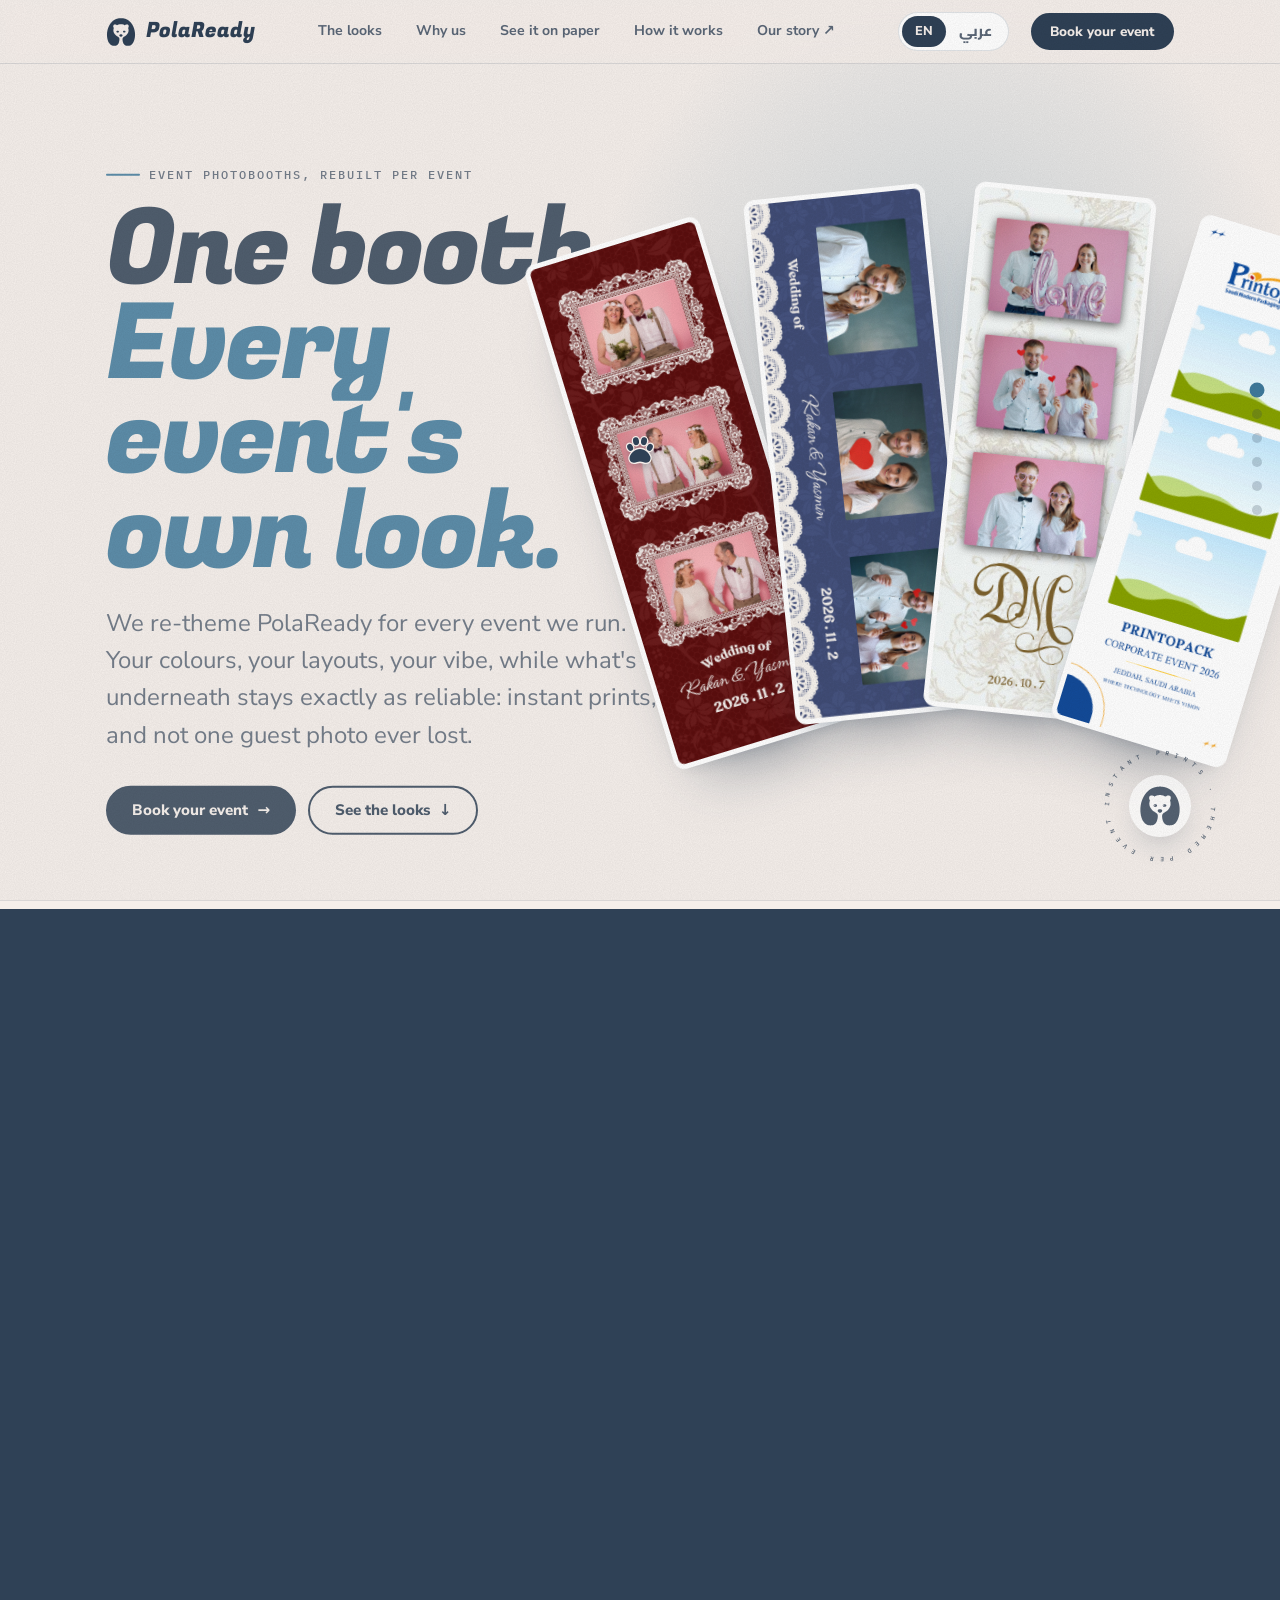
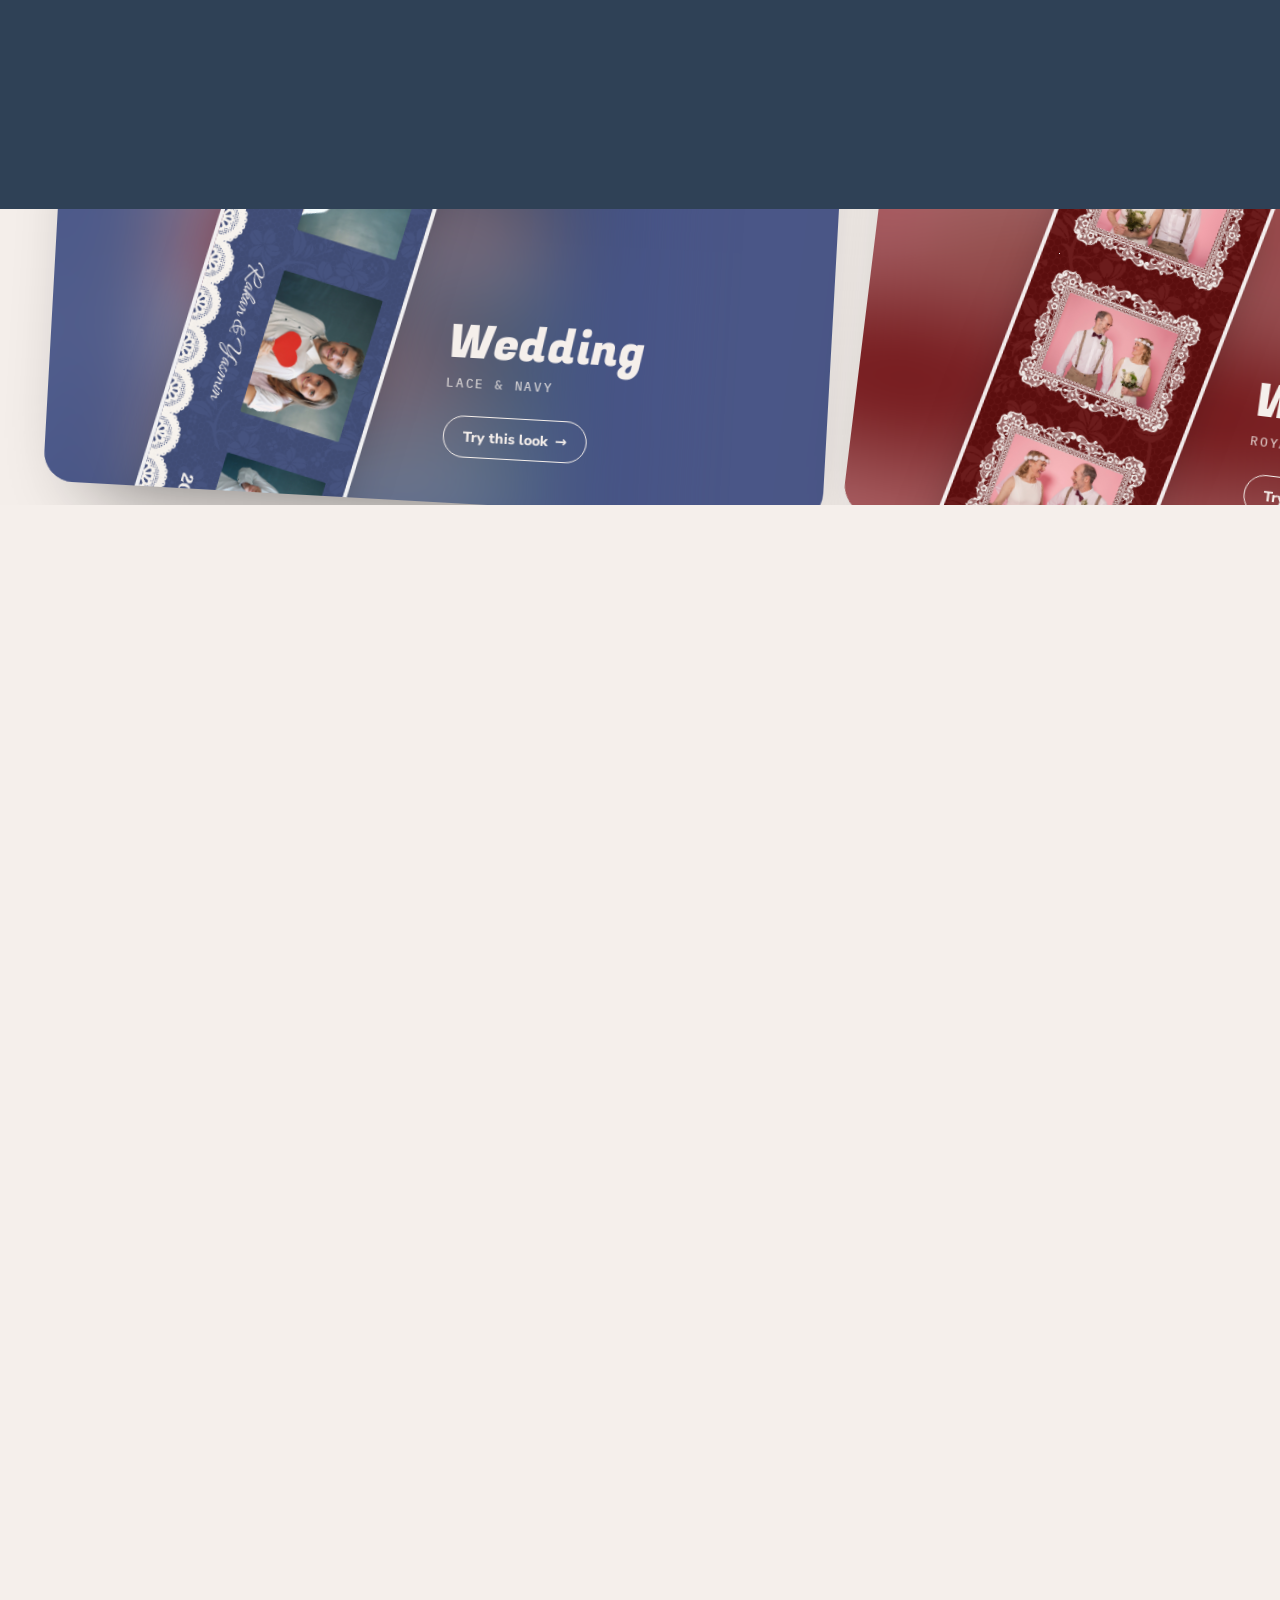
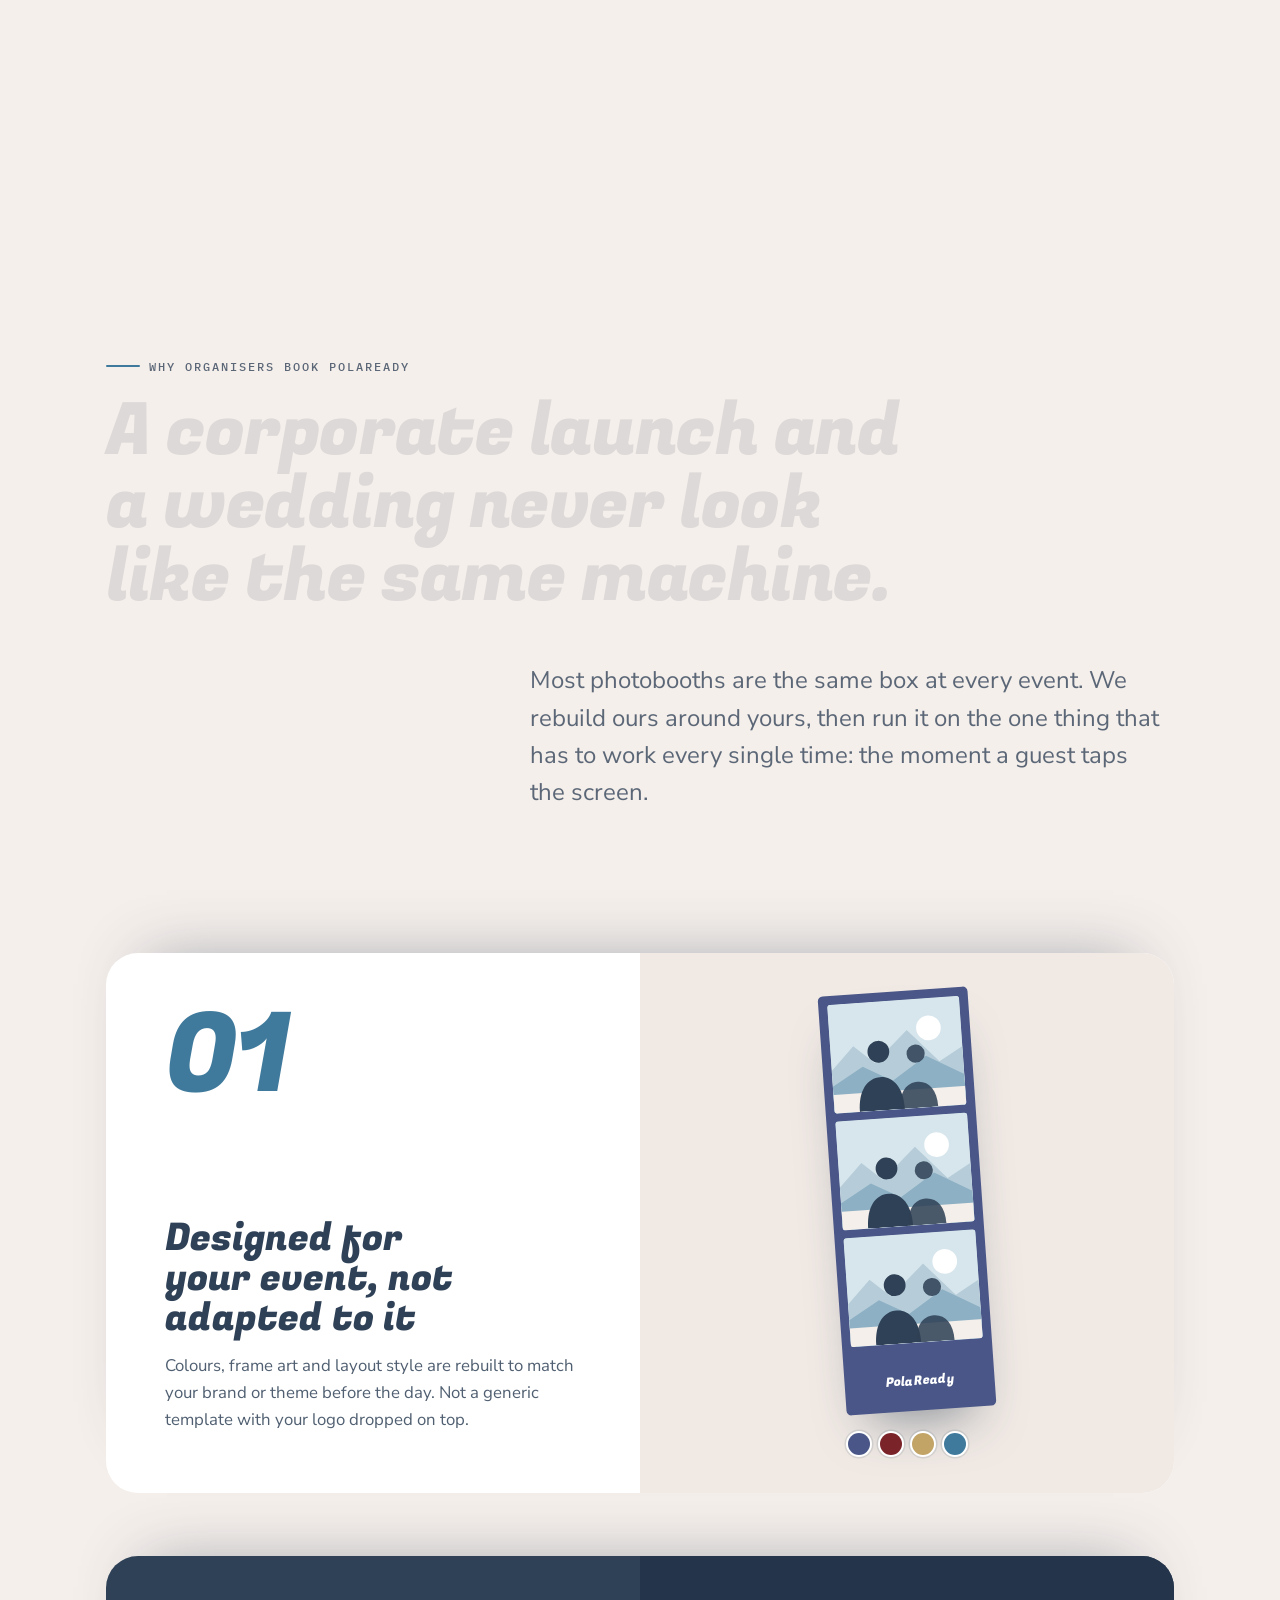
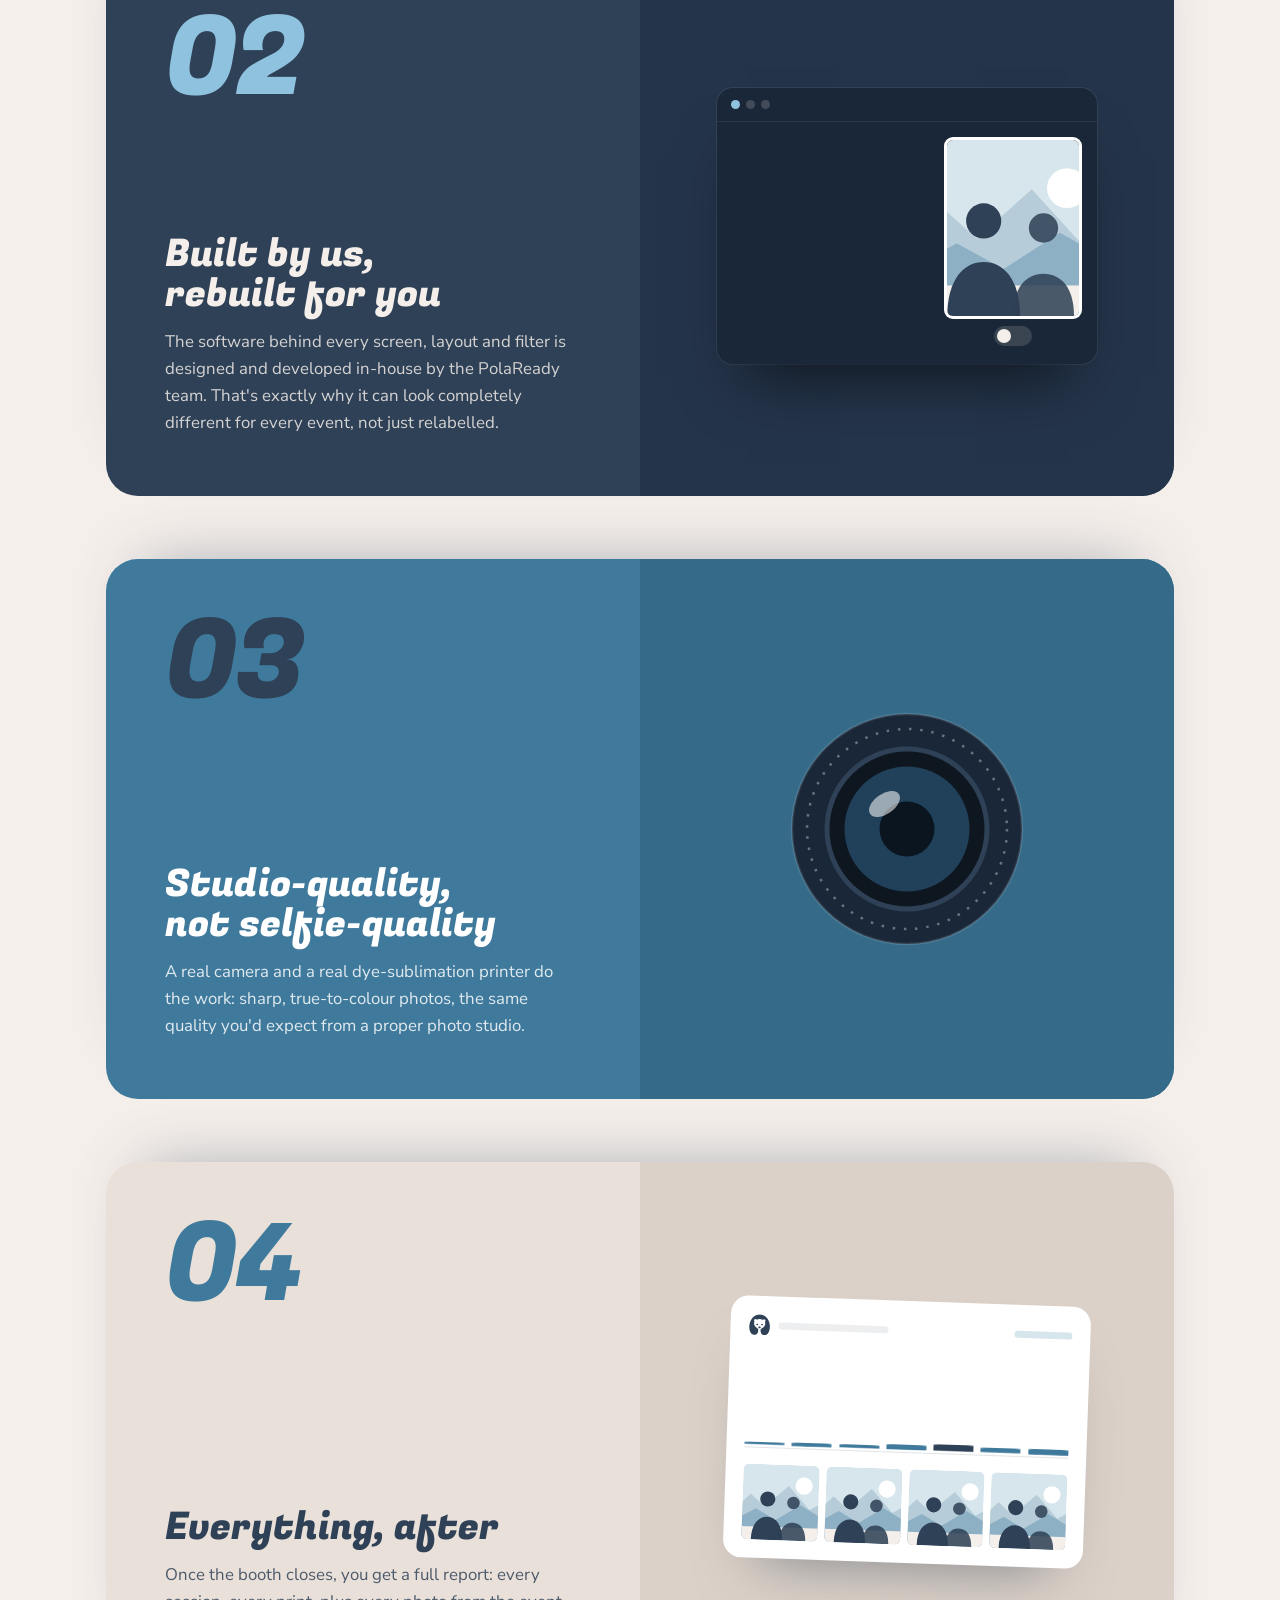
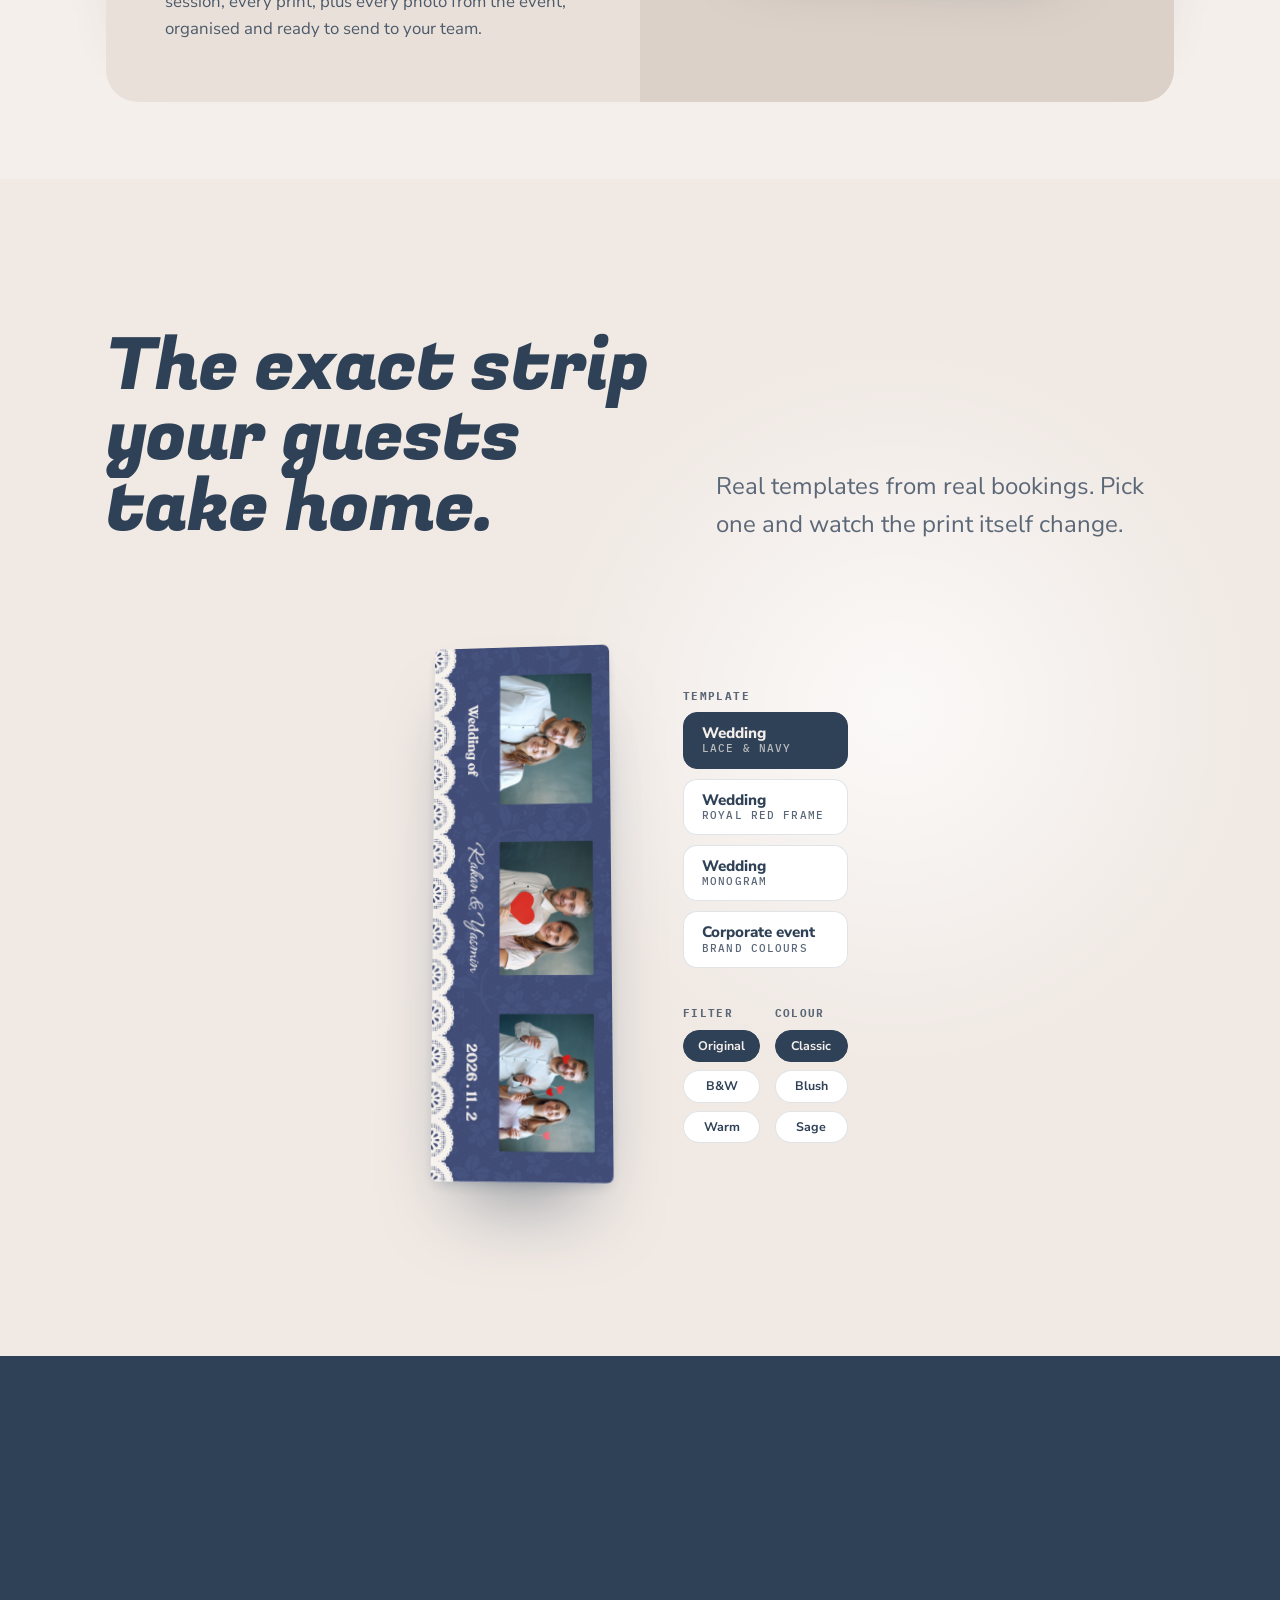
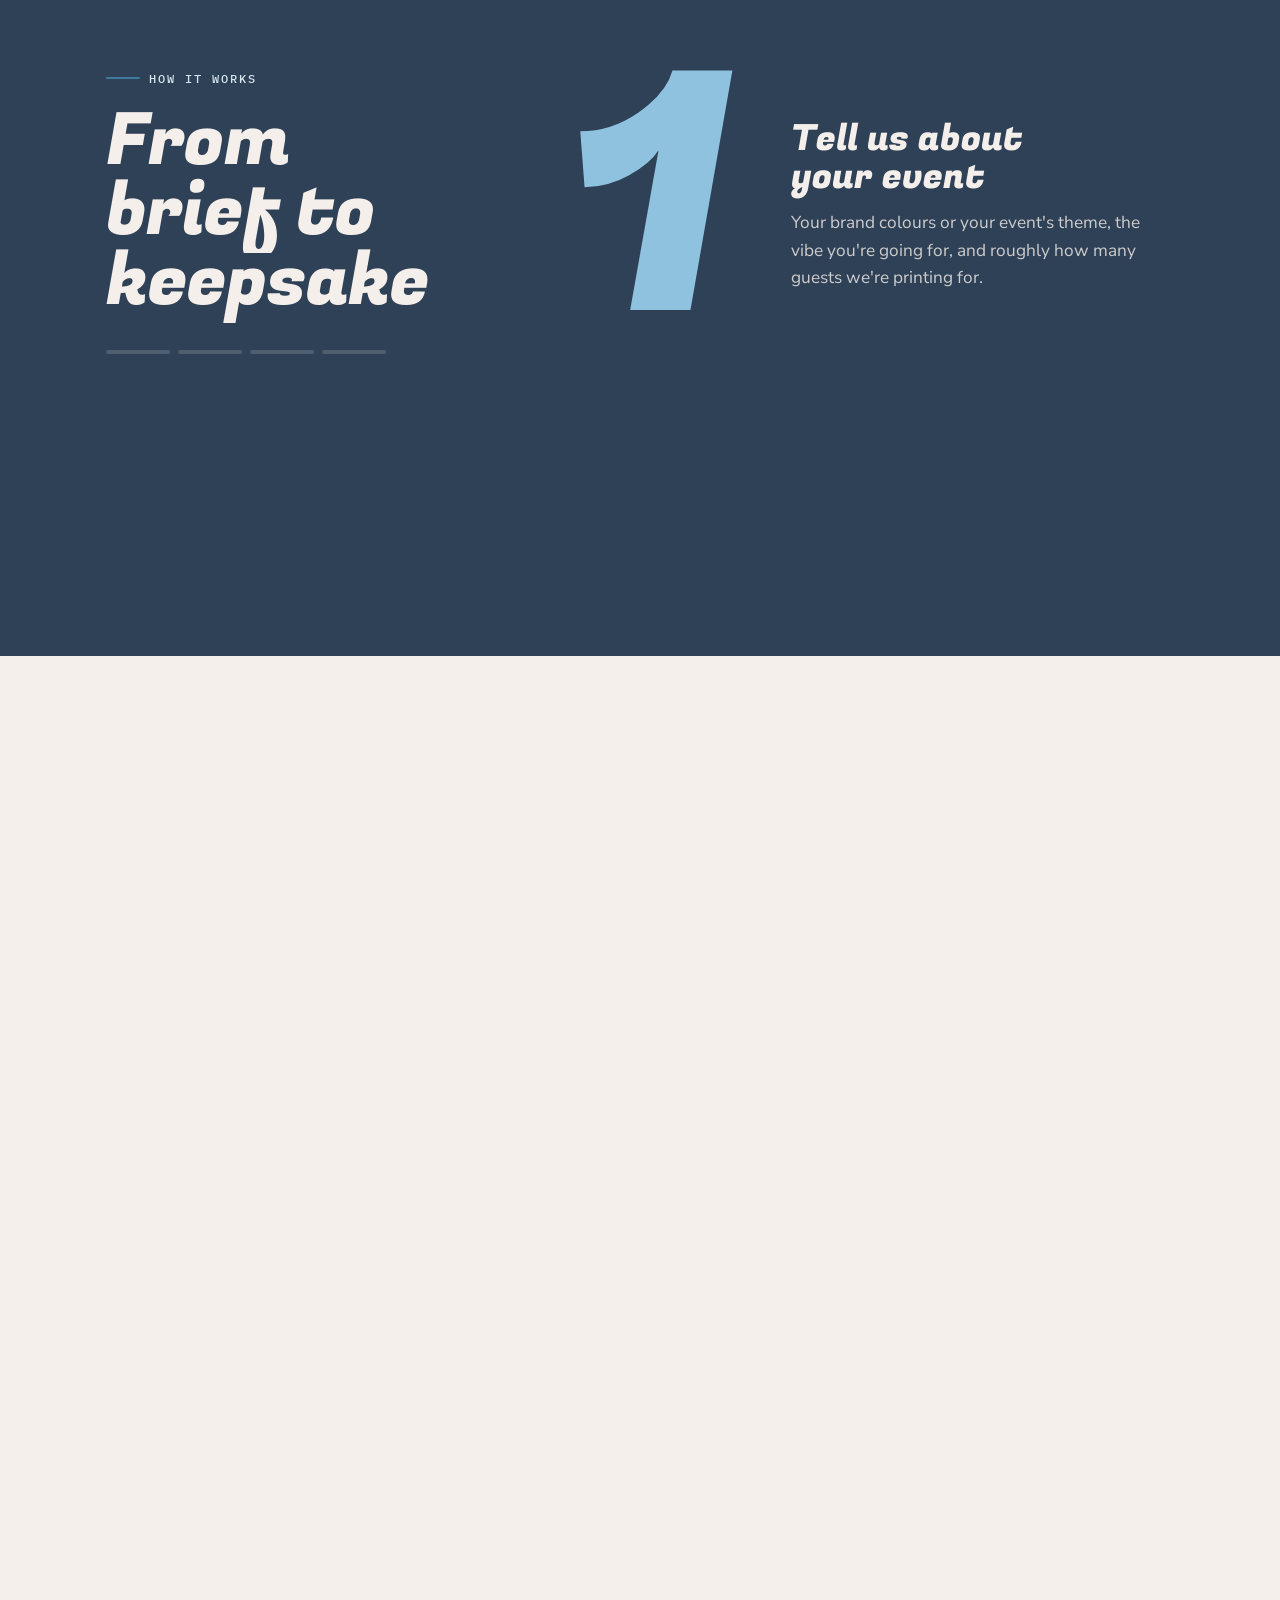
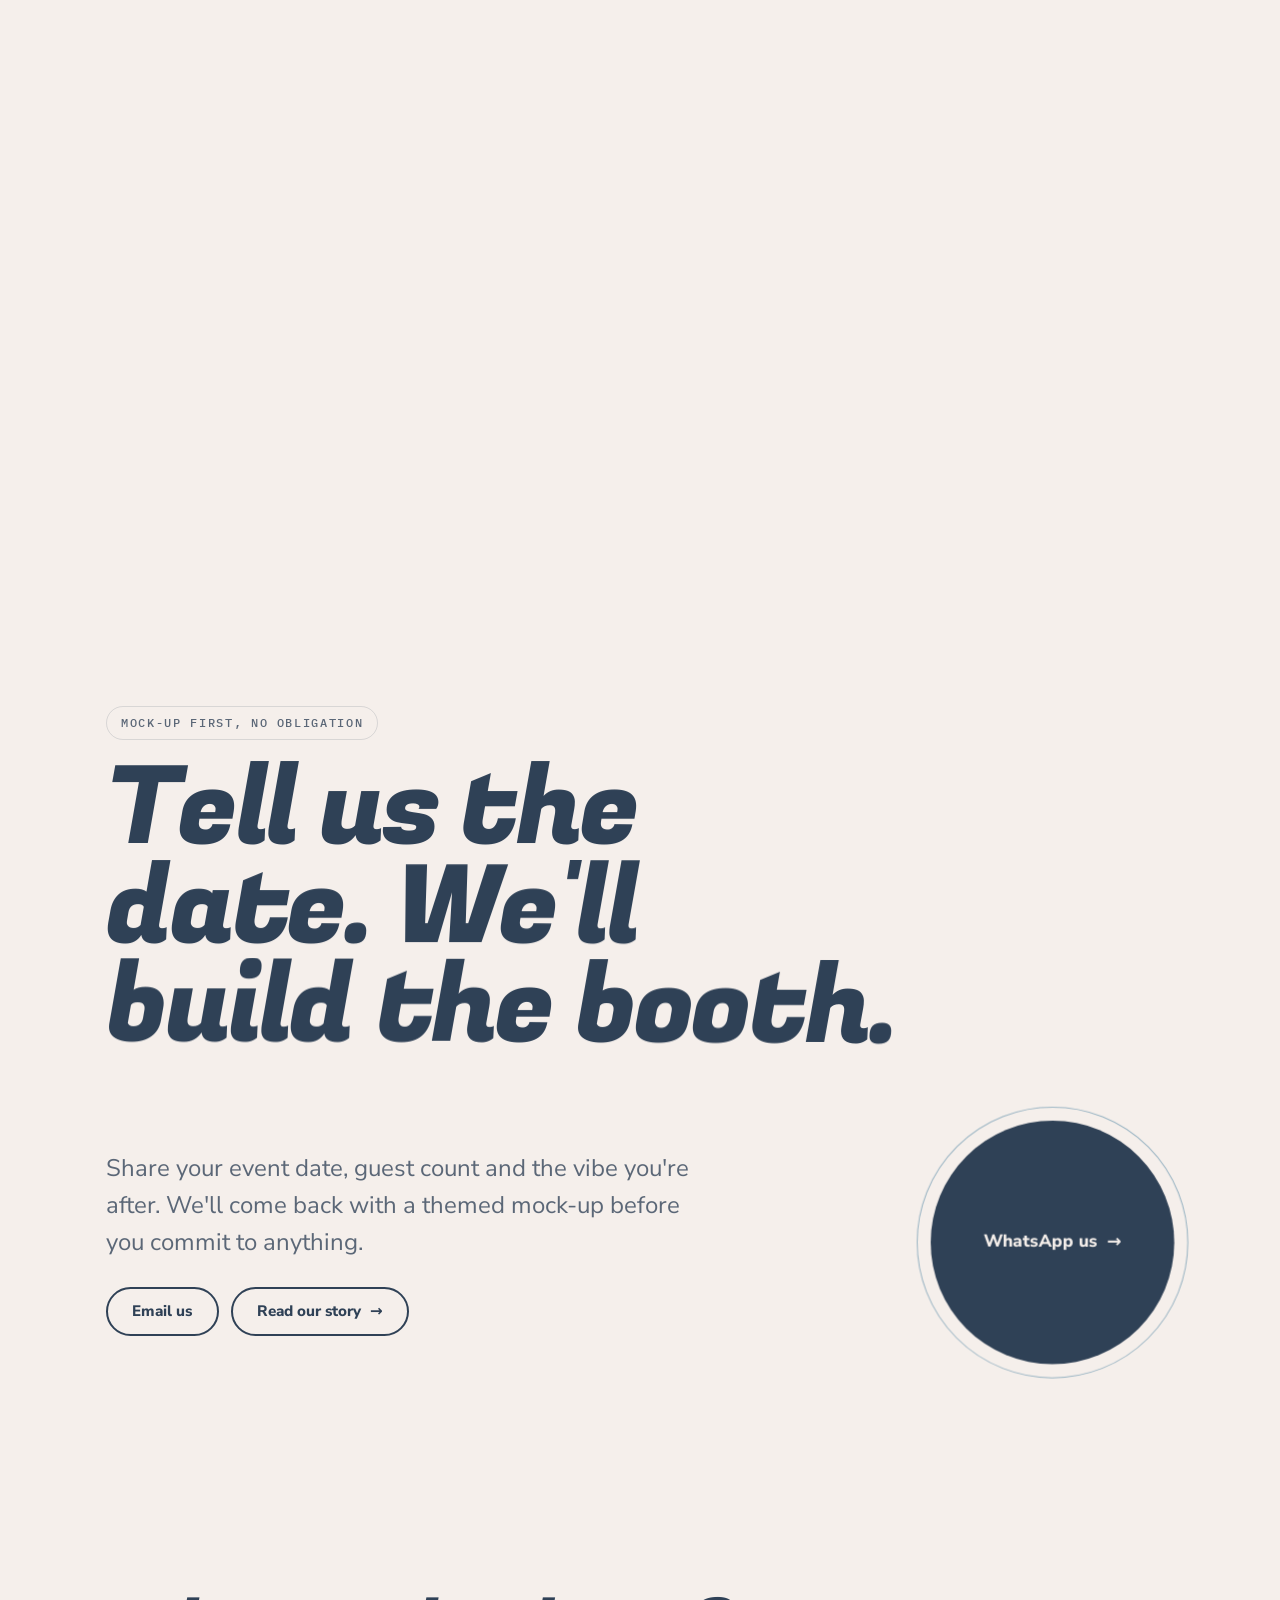
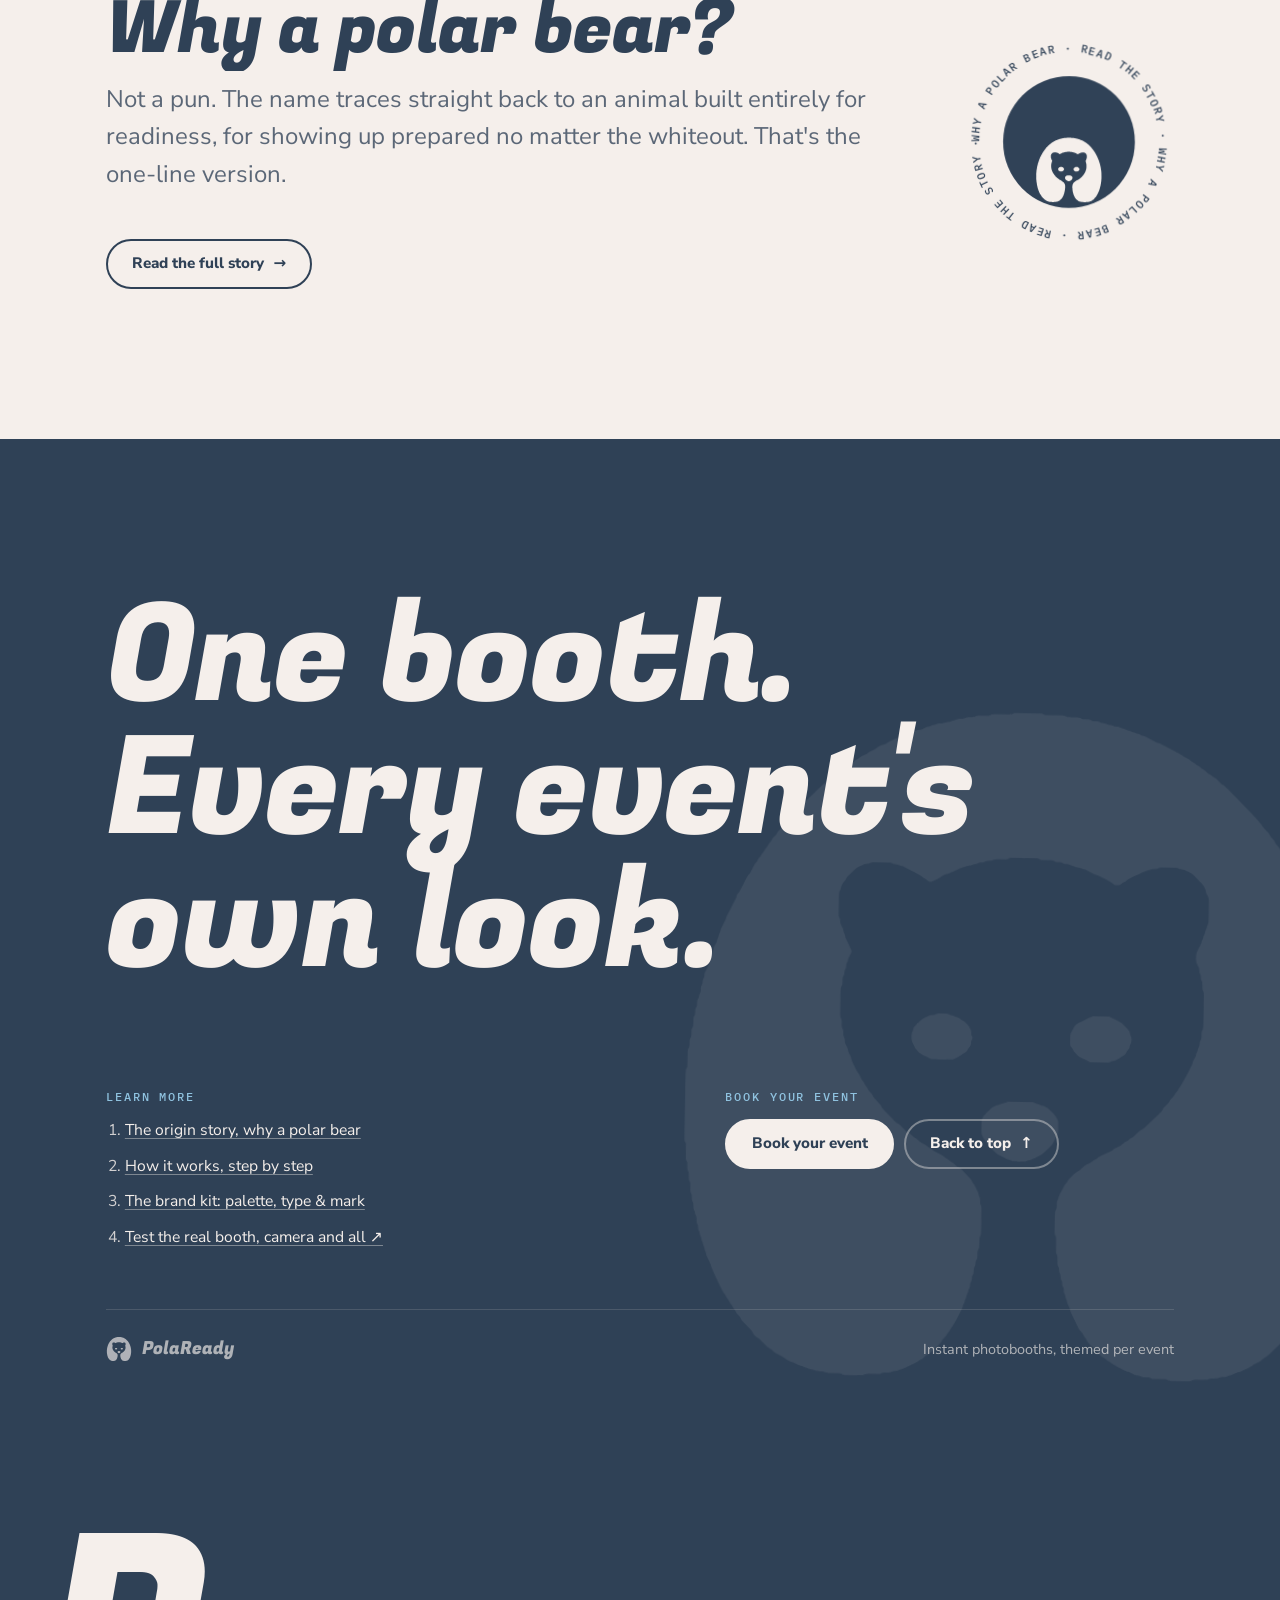
<file: index.html>
<!doctype html>
<html lang="en" dir="ltr">
<head>
<meta charset="utf-8">
<meta name="viewport" content="width=device-width,initial-scale=1,viewport-fit=cover">
<title>PolaReady — The photobooth we redesign for your event</title>
<meta name="description" content="PolaReady is an instant photobooth that we re-theme for every event: your colours, your layouts, your vibe. Instant prints and zero lost photos never change.">
<meta name="theme-color" content="#f5efeb">
<meta property="og:title" content="PolaReady — The photobooth we redesign for your event">
<meta property="og:description" content="Your colours, your layouts, your vibe. The same reliable booth, rebuilt for every event.">
<meta property="og:type" content="website">
<meta property="og:url" content="https://polaready.com/">
<meta property="og:image" content="https://polaready.com/assets/og.png">
<meta property="og:image:width" content="1200"><meta property="og:image:height" content="630">
<meta name="twitter:card" content="summary_large_image">
<link rel="icon" type="image/png" sizes="192x192" href="assets/icon-192.png">
<link rel="apple-touch-icon" href="assets/apple-touch-icon.png">
<link rel="preconnect" href="https://fonts.googleapis.com">
<link rel="preconnect" href="https://fonts.gstatic.com" crossorigin>
<link href="https://fonts.googleapis.com/css2?family=Cairo:wght@300..900&family=Fugaz+One&family=IBM+Plex+Mono:wght@400;500&family=Nunito+Sans:opsz,wght@6..12,300..1000&display=swap" rel="stylesheet">
<script>
  /* js: scripted styles on. anim: the scroll choreography in home.js will run,
     so its elements may start hidden (home.js drops this class again if the
     animation library fails to load). curtain-in: arriving via a page
     transition, keep the curtain down until site.js lifts it. */
  (function (r) {
    r.classList.add('js');
    if (!(window.matchMedia && matchMedia('(prefers-reduced-motion: reduce)').matches)) r.classList.add('anim');
    try { if (sessionStorage.getItem('polaready-curtain')) r.classList.add('curtain-in'); } catch (e) {}
  })(document.documentElement);
</script>
<link rel="stylesheet" href="css/site.css?v=29">
<link rel="stylesheet" href="css/home.css?v=2">
<link rel="stylesheet" href="css/play.css?v=1">
</head>
<body data-page="marketing" data-intro data-title-ar="بولاريدي — كشك تصوير يُصمَّم لفعاليتك">

<a class="skip" href="#main" data-i18n="m_skip">Skip to content</a>
<div class="progress" aria-hidden="true"></div>

<header class="nav">
  <div class="wrap in">
    <a class="brand" href="#top" aria-label="PolaReady"><span class="mark" style="--s:30px"></span><span>PolaReady</span></a>
    <ul>
      <li><a href="#looks" data-i18n="m_nav_looks">The looks</a></li>
      <li><a href="#why" data-i18n="m_nav_why">Why us</a></li>
      <li><a href="#on-paper" data-i18n="m_nav_paper">See it on paper</a></li>
      <li><a href="#how" data-i18n="m_nav_how">How it works</a></li>
      <li><a href="story/" data-i18n="m_nav_story">Our story ↗</a></li>
    </ul>
    <div class="lang" role="group" aria-label="Language">
      <button type="button" data-lang="en" lang="en" aria-pressed="true">EN</button>
      <button type="button" data-lang="ar" lang="ar" aria-pressed="false">عربي</button>
    </div>
    <a class="btn" style="padding:.7em 1.3em;font-size:.85rem" href="#contact" data-i18n="m_nav_book">Book your event</a>
  </div>
</header>

<nav class="dots" aria-label="Sections">
  <a href="#top"><span data-i18n="m_d_top">Start</span></a>
  <a href="#looks"><span data-i18n="m_nav_looks">The looks</span></a>
  <a href="#why"><span data-i18n="m_nav_why">Why us</span></a>
  <a href="#on-paper"><span data-i18n="m_nav_paper">On paper</span></a>
  <a href="#how"><span data-i18n="m_nav_how">Process</span></a>
  <a href="#contact"><span data-i18n="m_nav_book">Book</span></a>
</nav>

<svg width="0" height="0" style="position:absolute" aria-hidden="true" focusable="false">
  <defs>
    <symbol id="sc" viewBox="0 0 400 300">
      <rect width="400" height="300" style="fill:var(--sky,#d7e6ec)"/>
      <circle cx="292" cy="82" r="34" style="fill:var(--sun,#fff)"/>
      <path d="M0 200 L82 118 L138 168 L232 84 L316 176 L400 128 V300 H0Z" style="fill:var(--far,#b6cdd9)"/>
      <path d="M0 236 L104 176 L184 220 L280 158 L400 226 V300 H0Z" style="fill:var(--near,#8db0c4)"/>
      <rect y="248" width="400" height="52" style="fill:var(--ground,#f5efeb)"/>
    </symbol>
    <symbol id="pp" viewBox="0 0 400 300">
      <circle cx="150" cy="138" r="30" style="fill:var(--fig,#2f4156)"/>
      <path d="M88 300C88 238 116 208 150 208C184 208 212 238 212 300Z" style="fill:var(--fig,#2f4156)"/>
      <circle cx="252" cy="150" r="25" style="fill:var(--fig,#2f4156)" opacity=".86"/>
      <path d="M200 300C200 252 222 228 252 228C282 228 304 252 304 300Z" style="fill:var(--fig,#2f4156)" opacity=".86"/>
    </symbol>
  </defs>
</svg>

<main id="main">

<!-- ================================================= HERO
     A dealt hand of the four real print strips beside the headline. home.js
     deals them in, gives them mouse depth, and on desktop pins the hero so
     the first scroll throws the hand up and away. -->
<section class="hx" id="top" data-sec>
  <div class="hx-pin">
    <div class="hx-glow" aria-hidden="true"></div>
    <div class="wrap hx-grid">
      <div class="hx-copy">
        <span class="eyebrow hx-up" data-i18n="m_hero_eyebrow">Event photobooths, rebuilt per event</span>
        <h1 class="display hx-title" data-i18n="m_hero_h1">One booth. <em>Every event's own look.</em></h1>
        <p class="lede hx-lede hx-up" data-i18n="m_hero_lede">We re-theme PolaReady for every event we run. Your colours, your layouts, your vibe, while what's underneath stays exactly as reliable: instant prints, and not one guest photo ever lost.</p>
        <div class="ctas hx-ctas hx-up">
          <a class="btn" href="#contact"><span data-i18n="m_hero_cta1">Book your event</span> <span class="arr" aria-hidden="true">→</span></a>
          <a class="btn ghost" href="#looks"><span data-i18n="m_hero_cta2">See the looks</span> <span class="arr" aria-hidden="true">↓</span></a>
        </div>
      </div>
      <div class="hx-fan" aria-hidden="true">
        <div class="hx-card" style="--n:0"><div class="hx-m"><div class="hx-s"><img src="assets/templates/wedding-2.png?v=2" alt="" width="236" height="708"></div></div></div>
        <div class="hx-card" style="--n:1"><div class="hx-m"><div class="hx-s"><img src="assets/templates/wedding-1.png?v=2" alt="" width="236" height="708"></div></div></div>
        <div class="hx-card" style="--n:2"><div class="hx-m"><div class="hx-s"><img src="assets/templates/wedding-3.png?v=3" alt="" width="236" height="708"></div></div></div>
        <div class="hx-card" style="--n:3"><div class="hx-m"><div class="hx-s"><img src="assets/templates/business-1.png?v=1" alt="" width="236" height="708"></div></div></div>
      </div>
    </div>
    <a class="hx-badge" href="#looks" aria-label="See the looks" data-i18n-attr="aria-label:m_hero_cta2">
      <span class="hx-badge-spin">
        <svg viewBox="0 0 200 200" aria-hidden="true"><defs><path id="hxRing" d="M100,100 m-80,0 a80,80 0 1,1 160,0 a80,80 0 1,1 -160,0"/></defs><text><textPath href="#hxRing" data-i18n="m_badge">Instant prints · Themed per event · </textPath></text></svg>
      </span>
      <span class="mark" aria-hidden="true" data-eyes></span>
    </a>
  </div>
</section>

<!-- ================================================= MARQUEE (scroll-velocity driven in home.js) -->
<div class="vmq" aria-hidden="true">
  <div class="vmq-row"><div class="vmq-track">
    <span data-i18n="m_mq1">Any palette.</span><span data-i18n="m_mq2">Any layout.</span><span data-i18n="m_mq3">Any logo.</span><span data-i18n="m_mq4">Any venue.</span><span data-i18n="m_mq5">One reliable booth.</span>
    <span data-i18n="m_mq1">Any palette.</span><span data-i18n="m_mq2">Any layout.</span><span data-i18n="m_mq3">Any logo.</span><span data-i18n="m_mq4">Any venue.</span><span data-i18n="m_mq5">One reliable booth.</span>
  </div></div>
  <div class="vmq-row vmq-out"><div class="vmq-track">
    <span data-i18n="m_mq5">One reliable booth.</span><span data-i18n="m_mq4">Any venue.</span><span data-i18n="m_mq3">Any logo.</span><span data-i18n="m_mq2">Any layout.</span><span data-i18n="m_mq1">Any palette.</span>
    <span data-i18n="m_mq5">One reliable booth.</span><span data-i18n="m_mq4">Any venue.</span><span data-i18n="m_mq3">Any logo.</span><span data-i18n="m_mq2">Any layout.</span><span data-i18n="m_mq1">Any palette.</span>
  </div></div>
</div>

<!-- ================================================= THE LOOKS
     Pinned horizontal run through the four real templates. As each one takes
     the centre, the whole section re-themes into that print's own colours,
     so the page does the thing the headline promises. Each card is a
     shortcut into the configurator with that template already picked. -->
<section class="looks" id="looks" data-sec>
  <div class="lk-pin">
    <div class="wrap lk-head">
      <h2 class="display lk-title" data-split data-i18n="m_th_h2">Same engine. A different look for every booking.</h2>
      <div class="lk-side">
        <p data-i18n="m_lk_lede">Four real strips from four real bookings. Keep scrolling and watch the page take on each one's colours.</p>
        <div class="lk-meter" aria-hidden="true"><span class="lk-count">01 / 05</span><i><b></b></i></div>
      </div>
    </div>
    <div class="lk-scroller">
      <div class="lk-track">
        <a class="lk-card" href="#on-paper" data-pick="assets/templates/wedding-1.png?v=2" data-cursor="m_cur_try" style="--c-bg:#4a5687;--c-fg:#f5efeb" data-sbg="#2c3458" data-sfg="#f5efeb" data-dark="1">
          <img class="lk-blur" src="assets/templates/wedding-1.png?v=2" alt="" aria-hidden="true">
          <div class="lk-art"><img class="lk-strip" src="assets/templates/wedding-1.png?v=2" alt="Wedding strip, lace and navy" width="236" height="708"></div>
          <div class="lk-meta">
            <span class="lk-n" aria-hidden="true">01</span>
            <div>
              <h3 data-i18n="m_op_w1_b">Wedding</h3>
              <p data-i18n="m_op_w1_s">Lace &amp; navy</p>
              <span class="lk-try"><span data-i18n="m_lk_try">Try this look</span> <span class="arr" aria-hidden="true">→</span></span>
            </div>
          </div>
        </a>
        <a class="lk-card" href="#on-paper" data-pick="assets/templates/wedding-2.png?v=2" data-cursor="m_cur_try" style="--c-bg:#7a2328;--c-fg:#f5efeb" data-sbg="#45110f" data-sfg="#f5efeb" data-dark="1">
          <img class="lk-blur" src="assets/templates/wedding-2.png?v=2" alt="" aria-hidden="true">
          <div class="lk-art"><img class="lk-strip" src="assets/templates/wedding-2.png?v=2" alt="Wedding strip, royal red frame" width="236" height="708"></div>
          <div class="lk-meta">
            <span class="lk-n" aria-hidden="true">02</span>
            <div>
              <h3 data-i18n="m_op_w2_b">Wedding</h3>
              <p data-i18n="m_op_w2_s">Royal red frame</p>
              <span class="lk-try"><span data-i18n="m_lk_try">Try this look</span> <span class="arr" aria-hidden="true">→</span></span>
            </div>
          </div>
        </a>
        <a class="lk-card" href="#on-paper" data-pick="assets/templates/wedding-3.png?v=3" data-cursor="m_cur_try" style="--c-bg:#f6f1ea;--c-fg:#5b4520" data-sbg="#ddcfb8" data-sfg="#4a3818" data-dark="0">
          <img class="lk-blur" src="assets/templates/wedding-3.png?v=3" alt="" aria-hidden="true">
          <div class="lk-art"><img class="lk-strip" src="assets/templates/wedding-3.png?v=3" alt="Wedding strip, gold monogram" width="236" height="708"></div>
          <div class="lk-meta">
            <span class="lk-n" aria-hidden="true">03</span>
            <div>
              <h3 data-i18n="m_op_w3_b">Wedding</h3>
              <p data-i18n="m_op_w3_s">Monogram</p>
              <span class="lk-try"><span data-i18n="m_lk_try">Try this look</span> <span class="arr" aria-hidden="true">→</span></span>
            </div>
          </div>
        </a>
        <a class="lk-card" href="#on-paper" data-pick="assets/templates/business-1.png?v=1" data-cursor="m_cur_try" style="--c-bg:#f4f8fc;--c-fg:#173f73" data-sbg="#c9dcee" data-sfg="#143766" data-dark="0">
          <img class="lk-blur" src="assets/templates/business-1.png?v=1" alt="" aria-hidden="true">
          <div class="lk-art"><img class="lk-strip" src="assets/templates/business-1.png?v=1" alt="Corporate event strip in brand colours" width="236" height="708"></div>
          <div class="lk-meta">
            <span class="lk-n" aria-hidden="true">04</span>
            <div>
              <h3 data-i18n="m_op_b1_b">Corporate event</h3>
              <p data-i18n="m_op_b1_s">Brand colours</p>
              <span class="lk-try"><span data-i18n="m_lk_try">Try this look</span> <span class="arr" aria-hidden="true">→</span></span>
            </div>
          </div>
        </a>
        <a class="lk-card lk-next" href="#contact" data-cursor="m_cur_book" style="--c-bg:#2f4156;--c-fg:#f5efeb" data-sbg="#1c2836" data-sfg="#f5efeb" data-dark="1">
          <div class="lk-art"><div class="lk-ghost" aria-hidden="true"><i></i><i></i><i></i><span class="mark"></span></div></div>
          <div class="lk-meta">
            <span class="lk-n" aria-hidden="true">05</span>
            <div>
              <h3 data-i18n="m_lk_next_h">Yours is next.</h3>
              <p class="lk-p" data-i18n="m_lk_next_p">Send us your colours and we'll mock up your strip before you commit.</p>
              <span class="lk-try"><span data-i18n="m_hero_cta1">Book your event</span> <span class="arr" aria-hidden="true">→</span></span>
            </div>
          </div>
        </a>
      </div>
    </div>
  </div>
</section>

<!-- ================================================= WHY US
     A manifesto that develops word by word, then four cards that stack onto
     each other as you scroll, each with its own small working illustration. -->
<section class="why2" id="why" data-sec>
  <div class="wrap mf">
    <span class="eyebrow mf-eb" data-i18n="m_why_eyebrow">Why organisers book PolaReady</span>
    <h2 class="display mf-text" data-i18n="m_why_h2">A corporate launch and a wedding never look like the same machine.</h2>
    <p class="lede mf-lede" data-i18n="m_why_lede">Most photobooths are the same box at every event. We rebuild ours around yours, then run it on the one thing that has to work every single time: the moment a guest taps the screen.</p>
  </div>

  <div class="wrap stack">
    <article class="sc sc-a" style="--i:0">
      <div class="sc-copy">
        <span class="sc-n" aria-hidden="true">01</span>
        <div>
          <h3 data-i18n="m_p1_h">Designed for your event, not adapted to it</h3>
          <p data-i18n="m_p1_p">Colours, frame art and layout style are rebuilt to match your brand or theme before the day. Not a generic template with your logo dropped on top.</p>
        </div>
      </div>
      <div class="sc-vis vis-pal" aria-hidden="true">
        <div class="vp-strip">
          <i><svg viewBox="0 0 400 300" preserveAspectRatio="xMidYMid slice"><use href="#sc"/><use href="#pp"/></svg></i>
          <i><svg viewBox="0 0 400 300" preserveAspectRatio="xMidYMid slice"><use href="#sc"/><use href="#pp"/></svg></i>
          <i><svg viewBox="0 0 400 300" preserveAspectRatio="xMidYMid slice"><use href="#sc"/><use href="#pp"/></svg></i>
          <b>PolaReady</b>
        </div>
        <div class="vp-sw"><span style="--c:#4a5687;--d:0s"></span><span style="--c:#7a2328;--d:2s"></span><span style="--c:#c2a466;--d:4s"></span><span style="--c:#3f7a9c;--d:6s"></span></div>
      </div>
    </article>

    <article class="sc sc-b" style="--i:1">
      <div class="sc-copy">
        <span class="sc-n" aria-hidden="true">02</span>
        <div>
          <h3 data-i18n="m_p7_h">Built by us, rebuilt for you</h3>
          <p data-i18n="m_p7_p">The software behind every screen, layout and filter is designed and developed in-house by the PolaReady team. That's exactly why it can look completely different for every event, not just relabelled.</p>
        </div>
      </div>
      <div class="sc-vis vis-code" aria-hidden="true">
        <div class="vc-win">
          <div class="vc-bar"><i></i><i></i><i></i></div>
          <div class="vc-body">
            <div class="vc-lines"><span style="--w:64%;--k:0"></span><span class="t" style="--w:40%;--k:1"></span><span style="--w:78%;--k:2"></span><span class="t" style="--w:52%;--k:3"></span><span style="--w:34%;--k:4"></span><span style="--w:70%;--k:5"></span></div>
            <div class="vc-prev"><div class="vc-frame"><svg viewBox="0 0 400 300" preserveAspectRatio="xMidYMid slice"><use href="#sc"/><use href="#pp"/></svg></div><div class="vc-tog"><b></b></div></div>
          </div>
        </div>
      </div>
    </article>

    <article class="sc sc-c" style="--i:2">
      <div class="sc-copy">
        <span class="sc-n" aria-hidden="true">03</span>
        <div>
          <h3 data-i18n="m_p8_h">Studio-quality, not selfie-quality</h3>
          <p data-i18n="m_p8_p">A real camera and a real dye-sublimation printer do the work: sharp, true-to-colour photos, the same quality you'd expect from a proper photo studio.</p>
        </div>
      </div>
      <div class="sc-vis vis-lens" aria-hidden="true">
        <div class="vl-body">
          <svg viewBox="0 0 200 200">
            <circle cx="100" cy="100" r="92" class="vl-o"/>
            <g class="vl-ticks"><circle cx="100" cy="100" r="80" class="vl-d"/></g>
            <circle cx="100" cy="100" r="64" class="vl-i"/>
            <circle cx="100" cy="100" r="50" class="vl-g"/>
            <circle cx="100" cy="100" r="22" class="vl-c"/>
            <ellipse cx="82" cy="80" rx="14" ry="8" class="vl-h" transform="rotate(-35 82 80)"/>
          </svg>
          <span class="vl-flash"></span>
        </div>
      </div>
    </article>

    <article class="sc sc-d" style="--i:3">
      <div class="sc-copy">
        <span class="sc-n" aria-hidden="true">04</span>
        <div>
          <h3 data-i18n="m_p6_h">Everything, after</h3>
          <p data-i18n="m_p6_p">Once the booth closes, you get a full report: every session, every print, plus every photo from the event, organised and ready to send to your team.</p>
        </div>
      </div>
      <div class="sc-vis vis-rep" aria-hidden="true">
        <div class="vr-card">
          <div class="vr-head"><span class="mark"></span><i></i><i></i></div>
          <div class="vr-bars"><i style="--h:34%;--k:0"></i><i style="--h:52%;--k:1"></i><i style="--h:46%;--k:2"></i><i style="--h:71%;--k:3"></i><i style="--h:88%;--k:4"></i><i style="--h:63%;--k:5"></i><i style="--h:79%;--k:6"></i></div>
          <div class="vr-thumbs">
            <i><svg viewBox="0 0 400 300" preserveAspectRatio="xMidYMid slice"><use href="#sc"/><use href="#pp"/></svg></i>
            <i><svg viewBox="0 0 400 300" preserveAspectRatio="xMidYMid slice"><use href="#sc"/><use href="#pp"/></svg></i>
            <i><svg viewBox="0 0 400 300" preserveAspectRatio="xMidYMid slice"><use href="#sc"/><use href="#pp"/></svg></i>
            <i><svg viewBox="0 0 400 300" preserveAspectRatio="xMidYMid slice"><use href="#sc"/><use href="#pp"/></svg></i>
          </div>
        </div>
      </div>
    </article>
  </div>
</section>

<!-- ================================================= ON PAPER (configurator; behaviour unchanged, see setupOnPaper in site.js) -->
<section class="section op2" id="on-paper" data-sec>
  <div class="op2-light" aria-hidden="true"></div>
  <div class="wrap">
    <div class="op2-head">
      <h2 class="display h-lg" data-split data-i18n="m_op_h2">The exact strip your guests take home.</h2>
      <p class="lede" data-i18n="m_op_lede">Real templates from real bookings. Pick one and watch the print itself change.</p>
    </div>

    <div class="op-layout">
      <div class="op-scene">
        <div class="op-tilt" id="opTilt">
          <div class="op-card" id="opCard">
            <img id="opBg" class="op-layer op-bg" src="assets/templates/wedding-1.png?v=2" alt="Wedding — Lace &amp; navy">
            <div id="opFill" class="op-layer op-fill" aria-hidden="true"></div>
            <img class="op-layer op-photo" data-photo src="assets/templates/wedding-1.png?v=2" alt="" aria-hidden="true">
            <img class="op-layer op-photo" data-photo src="assets/templates/wedding-1.png?v=2" alt="" aria-hidden="true">
            <img class="op-layer op-photo" data-photo src="assets/templates/wedding-1.png?v=2" alt="" aria-hidden="true">
          </div>
        </div>
      </div>
      <div class="op-controls">
        <div class="op-picker">
          <h5 data-i18n="m_op_g_template">Template</h5>
          <div class="op-btns">
            <button type="button" class="op-btn on" data-src="assets/templates/wedding-1.png?v=2" aria-pressed="true"><b data-i18n="m_op_w1_b">Wedding</b><span data-i18n="m_op_w1_s">Lace &amp; navy</span></button>
            <button type="button" class="op-btn" data-src="assets/templates/wedding-2.png?v=2" aria-pressed="false"><b data-i18n="m_op_w2_b">Wedding</b><span data-i18n="m_op_w2_s">Royal red frame</span></button>
            <button type="button" class="op-btn" data-src="assets/templates/wedding-3.png?v=3" aria-pressed="false"><b data-i18n="m_op_w3_b">Wedding</b><span data-i18n="m_op_w3_s">Monogram</span></button>
            <button type="button" class="op-btn" data-src="assets/templates/business-1.png?v=1" aria-pressed="false"><b data-i18n="m_op_b1_b">Corporate event</b><span data-i18n="m_op_b1_s">Brand colours</span></button>
          </div>
        </div>
        <div class="op-picker op-picker-row">
          <div>
            <h5 data-i18n="m_op_g_filter">Filter</h5>
            <div class="op-btns op-btns-sm">
              <button type="button" class="op-filter-btn on" data-filter="original" aria-pressed="true" data-i18n="m_op_f1">Original</button>
              <button type="button" class="op-filter-btn" data-filter="bw" aria-pressed="false" data-i18n="m_op_f2">B&amp;W</button>
              <button type="button" class="op-filter-btn" data-filter="warm" aria-pressed="false" data-i18n="m_op_f3">Warm</button>
            </div>
          </div>
          <div>
            <h5 data-i18n="m_op_g_color">Colour</h5>
            <div class="op-btns op-btns-sm">
              <button type="button" class="op-color-btn on" data-color="original" aria-pressed="true" data-i18n="m_op_c1">Classic</button>
              <button type="button" class="op-color-btn" data-color="blush" aria-pressed="false" data-i18n="m_op_c2">Blush</button>
              <button type="button" class="op-color-btn" data-color="sage" aria-pressed="false" data-i18n="m_op_c3">Sage</button>
            </div>
          </div>
        </div>
      </div>
    </div>
  </div>
</section>

<!-- ================================================= HOW IT WORKS
     Pinned countdown: one giant numeral rolls 1 to 4 while the steps swap
     beside it, and the run ends on a camera flash. Without the animation
     library this is simply a numbered list. -->
<section class="how2" id="how" data-sec data-dark="always">
  <div class="how-pin">
    <div class="wrap how-grid">
      <div class="how-head">
        <span class="eyebrow" data-i18n="m_how_eyebrow">How it works</span>
        <h2 class="display h-lg" data-i18n="m_how_h2">From brief to keepsake</h2>
        <div class="how-bar" aria-hidden="true"><i></i><i></i><i></i><i></i></div>
      </div>
      <div class="how-num" aria-hidden="true"><div class="how-roll"><b>1</b><b>2</b><b>3</b><b>4</b></div></div>
      <ol class="how-steps">
        <li><span class="how-ln" aria-hidden="true">01</span><h3 data-i18n="m_s1_h">Tell us about your event</h3><p data-i18n="m_s1_p">Your brand colours or your event's theme, the vibe you're going for, and roughly how many guests we're printing for.</p></li>
        <li><span class="how-ln" aria-hidden="true">02</span><h3 data-i18n="m_s2_h">We design your booth</h3><p data-i18n="m_s2_p">Palette, frame art and layout, built to match. Not a generic template with your logo dropped on top.</p></li>
        <li><span class="how-ln" aria-hidden="true">03</span><h3 data-i18n="m_s3_h">We run it on the day</h3><p data-i18n="m_s3_p">Live view, a 3-2-1 flash, and a print in guests' hands moments later. Set up, staffed, and working the whole time.</p></li>
        <li><span class="how-ln" aria-hidden="true">04</span><h3 data-i18n="m_s4_h">You get everything, after</h3><p data-i18n="m_s4_p">Every photo from the event, organised, plus a report: sessions, prints, and how the day actually went.</p></li>
      </ol>
    </div>
    <div class="how-flash" aria-hidden="true"></div>
  </div>
</section>

<!-- ================================================= CONTACT -->
<section class="cta2" id="contact" data-sec>
  <div class="wrap">
    <span class="cta2-chip" data-i18n="m_cta_chip">Mock-up first, no obligation</span>
    <h2 class="display cta2-title" data-split data-i18n="m_cta_h2">Tell us the date. We'll build the booth.</h2>
    <div class="cta2-row">
      <div class="cta2-copy">
        <p class="lede" data-i18n="m_cta_p">Share your event date, guest count and the vibe you're after. We'll come back with a themed mock-up before you commit to anything.</p>
        <div class="ctas">
          <a class="btn ghost" href="mailto:mohammednasser7432@gmail.com?subject=PolaReady%20—%20event%20booking"><span data-i18n="m_cta_btn1">Email us</span></a>
          <a class="btn ghost" href="story/"><span data-i18n="m_cta_btn2">Read our story</span> <span class="arr" aria-hidden="true">→</span></a>
        </div>
      </div>
      <a class="orb" href="https://wa.me/962779413439?text=Hi%20PolaReady%2C%20I%27d%20like%20to%20book%20a%20photobooth%20for%20my%20event." target="_blank" rel="noopener">
        <span class="orb-in"><span data-i18n="m_cta_btn0">WhatsApp us</span> <span class="arr" aria-hidden="true">→</span></span>
      </a>
    </div>
  </div>
</section>

<!-- ================================================= STORY, BRIEFLY -->
<section class="section brief2" id="story-brief" data-sec>
  <div class="wrap">
    <div class="brief-grid">
      <div class="brief-copy">
        <h2 class="display h-lg" data-split style="max-width:16ch;margin-bottom:1rem" data-i18n="m_sb_h2">Why a polar bear?</h2>
        <p class="lede" style="max-width:56ch" data-i18n="m_sb_p">Not a pun. The name traces straight back to an animal built entirely for readiness, for showing up prepared no matter the whiteout. That's the one-line version.</p>
        <a class="btn ghost" href="story/" style="margin-top:20px"><span data-i18n="m_sb_cta">Read the full story</span> <span class="arr" aria-hidden="true">→</span></a>
      </div>
      <a class="brief-mark" href="story/" aria-label="Read the full story" data-i18n-attr="aria-label:m_sb_cta" data-cursor="m_cur_read">
        <span class="brief-ring" aria-hidden="true"><svg viewBox="0 0 200 200"><defs><path id="sbRing" d="M100,100 m-86,0 a86,86 0 1,1 172,0 a86,86 0 1,1 -172,0"/></defs><text><textPath href="#sbRing" data-i18n="m_sb_ring">Why a polar bear · Read the story · </textPath></text></svg></span>
        <span class="brief-disc"><span class="mark" data-eyes="navy"></span></span>
      </a>
    </div>
  </div>
</section>

</main>

<footer class="foot" id="foot" data-dark="always">
  <span class="mark bgm" aria-hidden="true"></span>
  <div class="wrap">
    <h2 class="display h-xl" data-words data-words-view data-i18n="m_foot_h2">One booth. Every event's own look.</h2>
    <div class="cols">
      <div>
        <h5 data-i18n="m_foot_learn">Learn more</h5>
        <ol>
          <li><a href="story/" data-i18n="m_foot_l1">The origin story, why a polar bear</a></li>
          <li><a href="#how" data-i18n="m_foot_l4">How it works, step by step</a></li>
          <li><a href="brand-kit/" data-i18n="m_foot_l2">The brand kit: palette, type &amp; mark</a></li>
          <li><a href="demo/" data-i18n="m_foot_l3">Test the real booth, camera and all ↗</a></li>
        </ol>
      </div>
      <div>
        <h5 data-i18n="m_foot_go">Book your event</h5>
        <p style="display:flex;flex-wrap:wrap;gap:10px;margin:0">
          <a class="btn" href="#contact"><span data-i18n="m_nav_book">Book your event</span></a>
          <a class="btn ghost" href="#top"><span data-i18n="m_foot_top">Back to top</span> <span aria-hidden="true">↑</span></a>
        </p>
      </div>
    </div>
    <div class="end"><span class="brand" style="font-size:1.1rem"><span class="mark" style="--s:26px"></span><span>PolaReady</span></span><span data-i18n="m_foot_note">Instant photobooths, themed per event</span></div>
  </div>
  <div class="foot-word" aria-hidden="true"><span>P</span><span>o</span><span>l</span><span>a</span><span>R</span><span>e</span><span>a</span><span>d</span><span>y</span></div>
</footer>

<script src="js/i18n.js?v=17"></script>
<script src="js/vendor/gsap.min.js?v=3.15.0"></script>
<script src="js/vendor/ScrollTrigger.min.js?v=3.15.0"></script>
<script src="js/vendor/SplitText.min.js?v=3.15.0"></script>
<script src="js/vendor/lenis.min.js?v=1.3.26"></script>
<script src="js/site.js?v=23"></script>
<script src="js/home.js?v=1"></script>
<script src="js/play.js?v=1"></script>
</body>
</html>
</file>
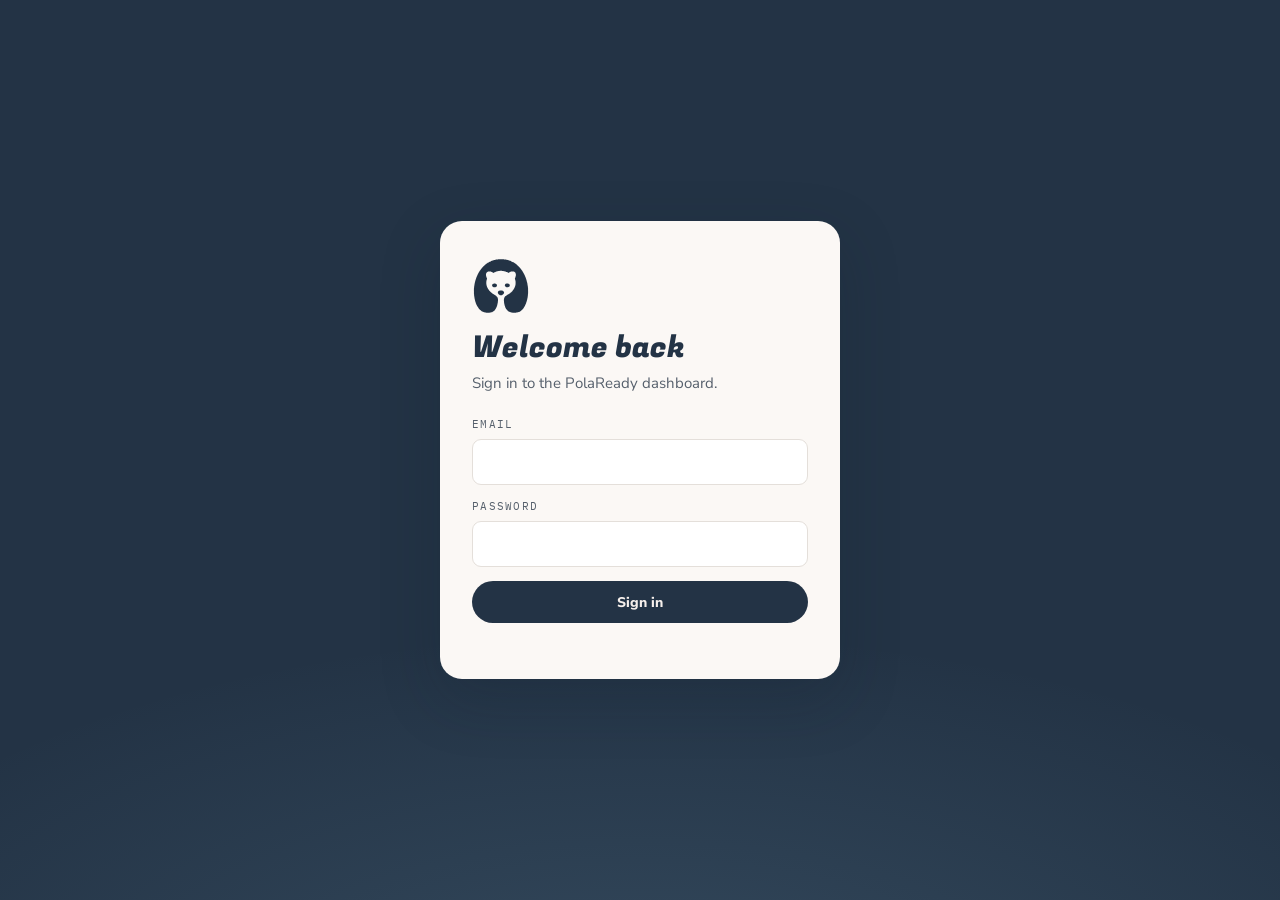
<file: admin/index.html>
<!doctype html>
<html lang="en">
<head>
<meta charset="utf-8">
<meta name="viewport" content="width=device-width,initial-scale=1,viewport-fit=cover">
<meta name="robots" content="noindex,nofollow">
<meta name="theme-color" content="#233345">
<title>PolaReady Dashboard</title>
<link rel="icon" href="../assets/icon-192.png">
<link rel="apple-touch-icon" href="../assets/apple-touch-icon.png">
<link rel="preconnect" href="https://fonts.googleapis.com">
<link rel="preconnect" href="https://fonts.gstatic.com" crossorigin>
<link rel="stylesheet" href="https://fonts.googleapis.com/css2?family=Cairo:wght@600;700&family=Fugaz+One&family=IBM+Plex+Mono:wght@400;500&family=Nunito+Sans:opsz,wght@6..12,400..900&display=swap">
<link rel="stylesheet" href="../design/common.css?v=1">
<link rel="stylesheet" href="admin.css?v=6">
</head>
<body>
<div id="app"></div>
<script src="../js/vendor/gsap.min.js"></script>
<script src="../js/vendor/supabase.min.js"></script>
<script src="../js/vendor/jszip.min.js"></script>
<script src="config.js?v=1"></script>
<script src="../design/common.js?v=2"></script>
<script src="admin.js?v=8"></script>
</body>
</html>
</file>
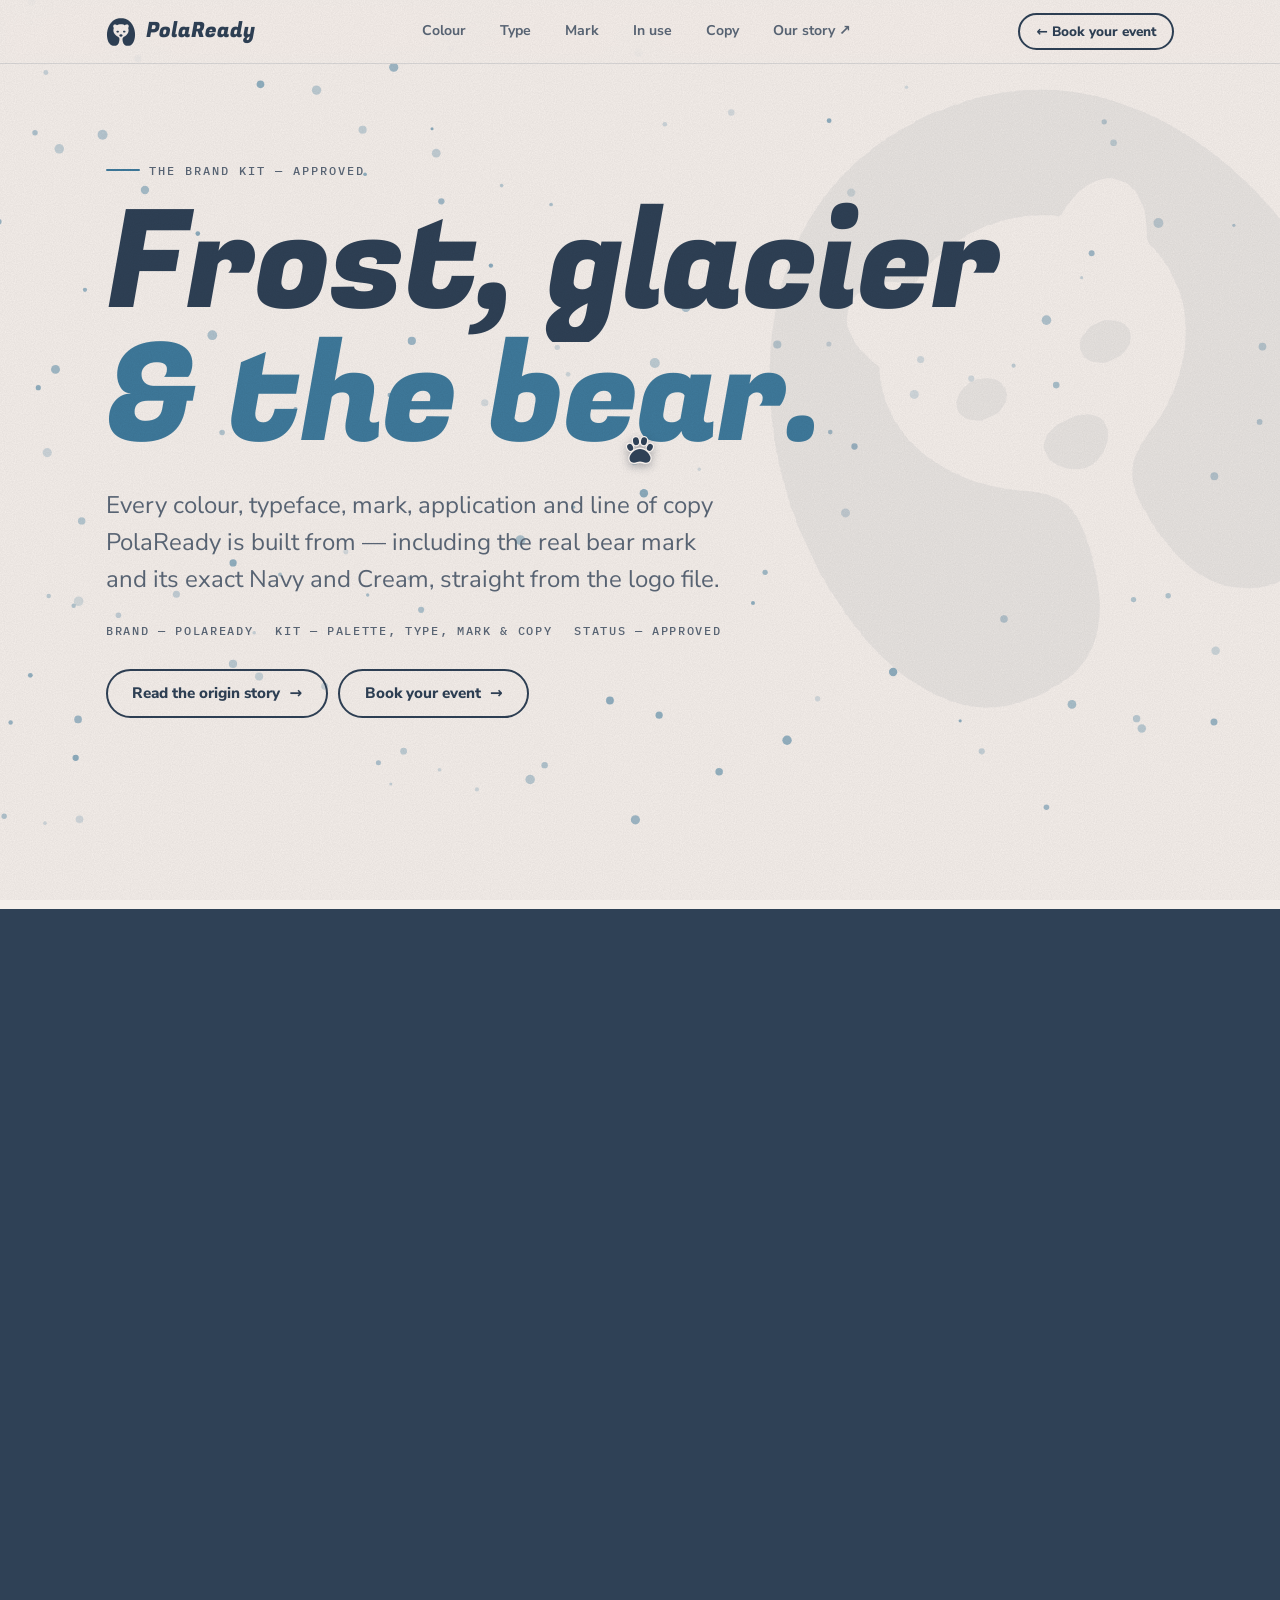
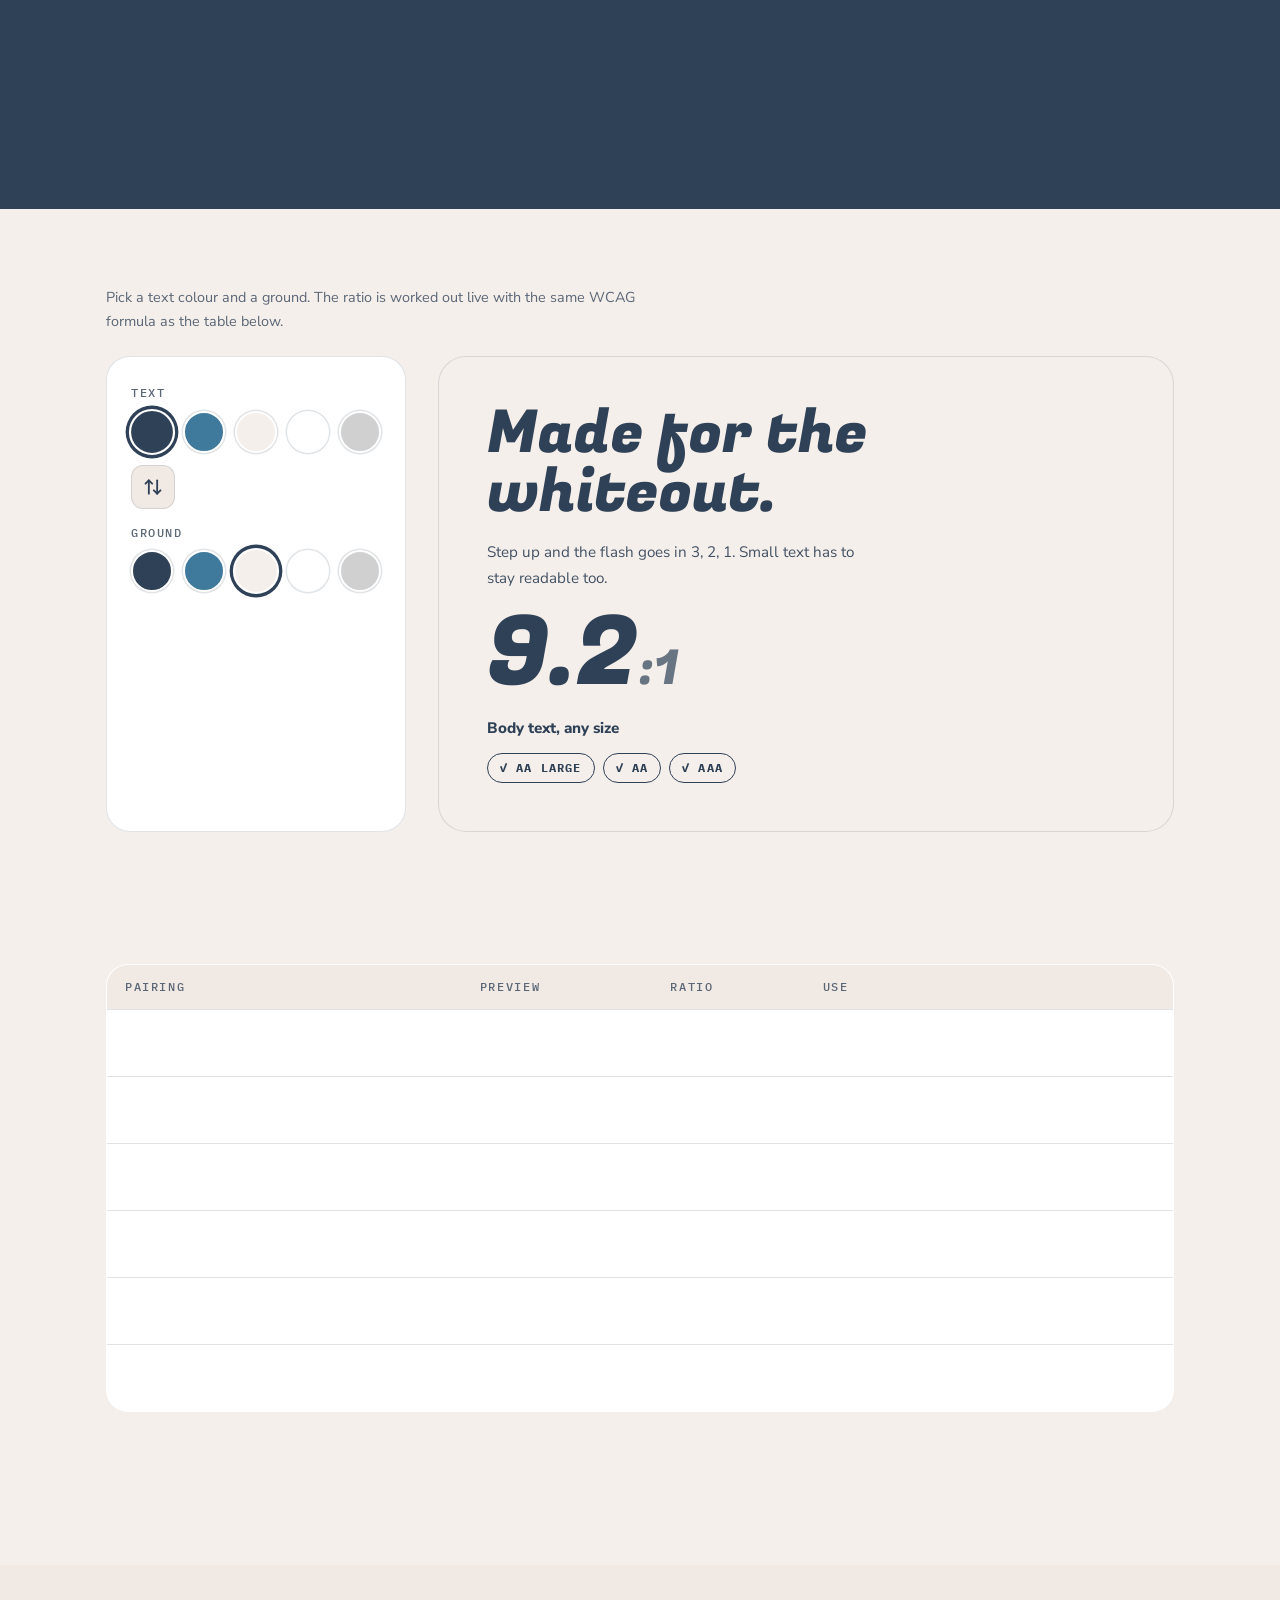
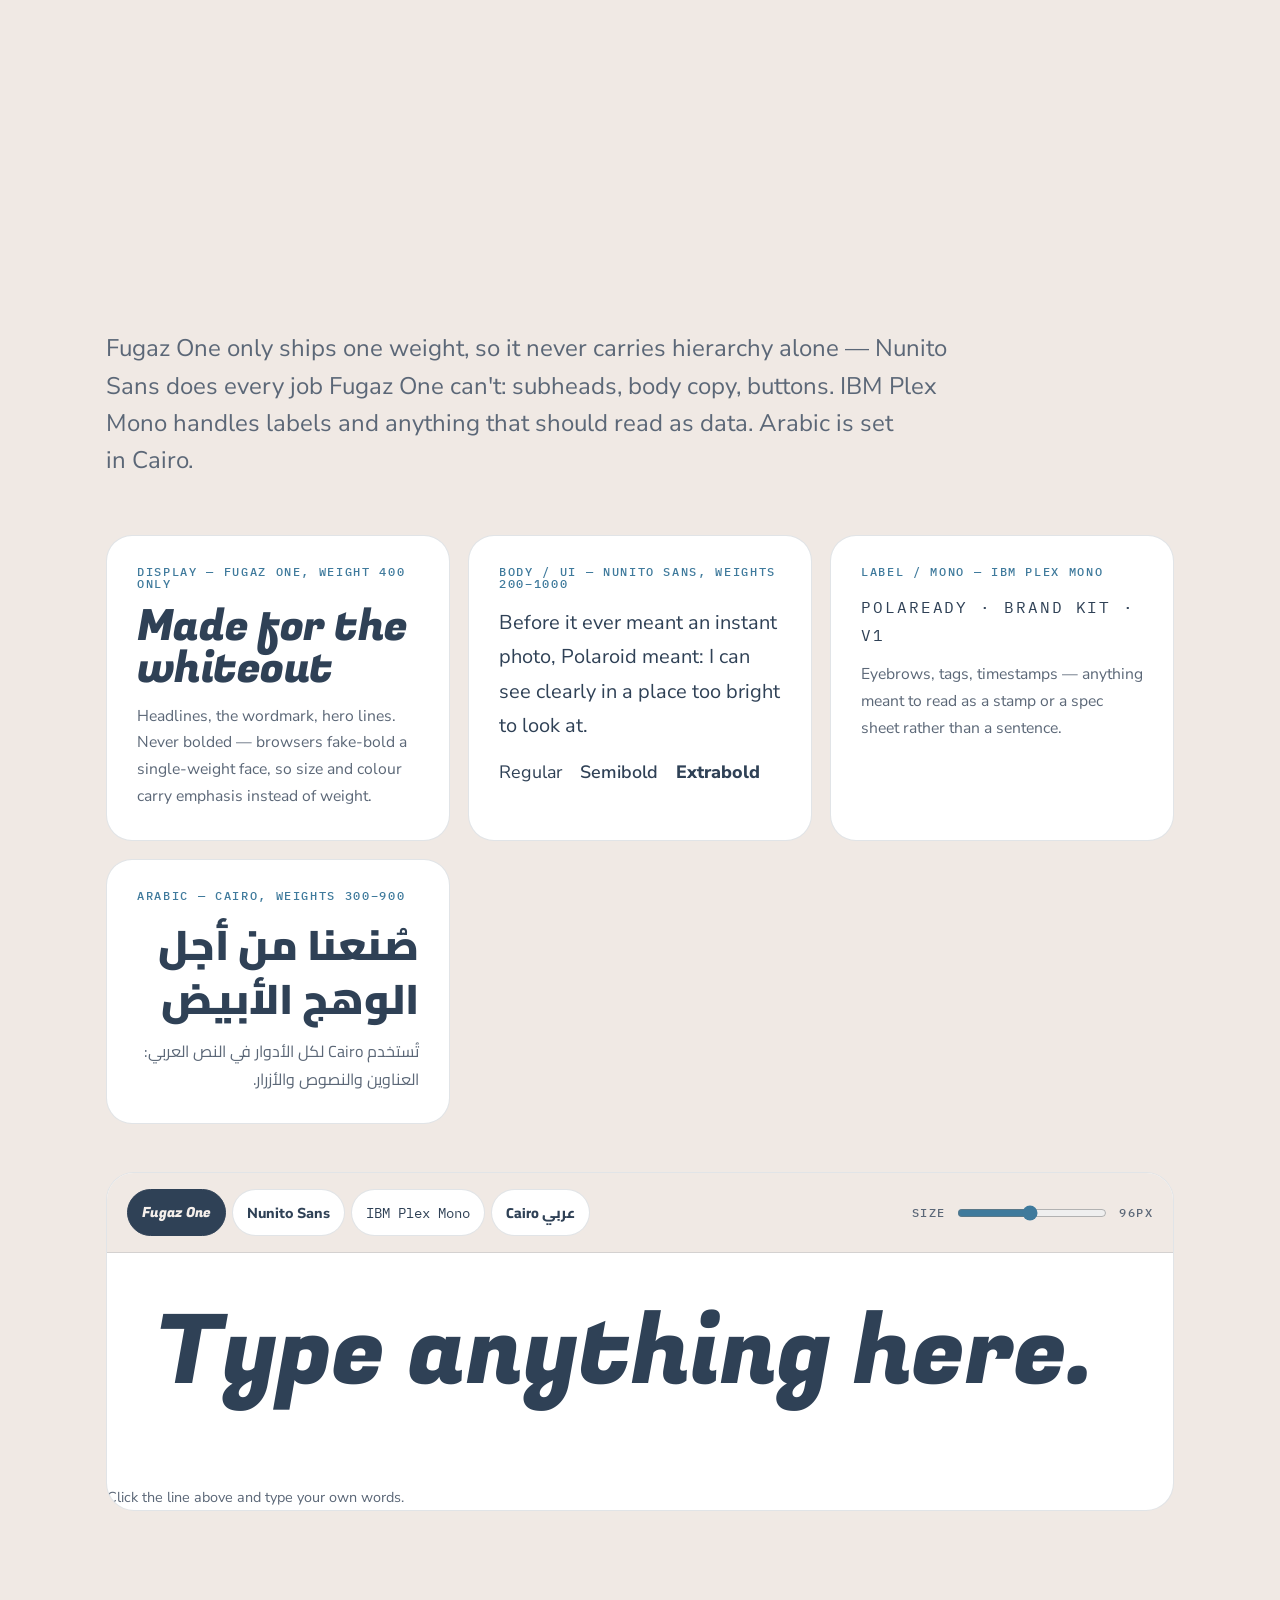
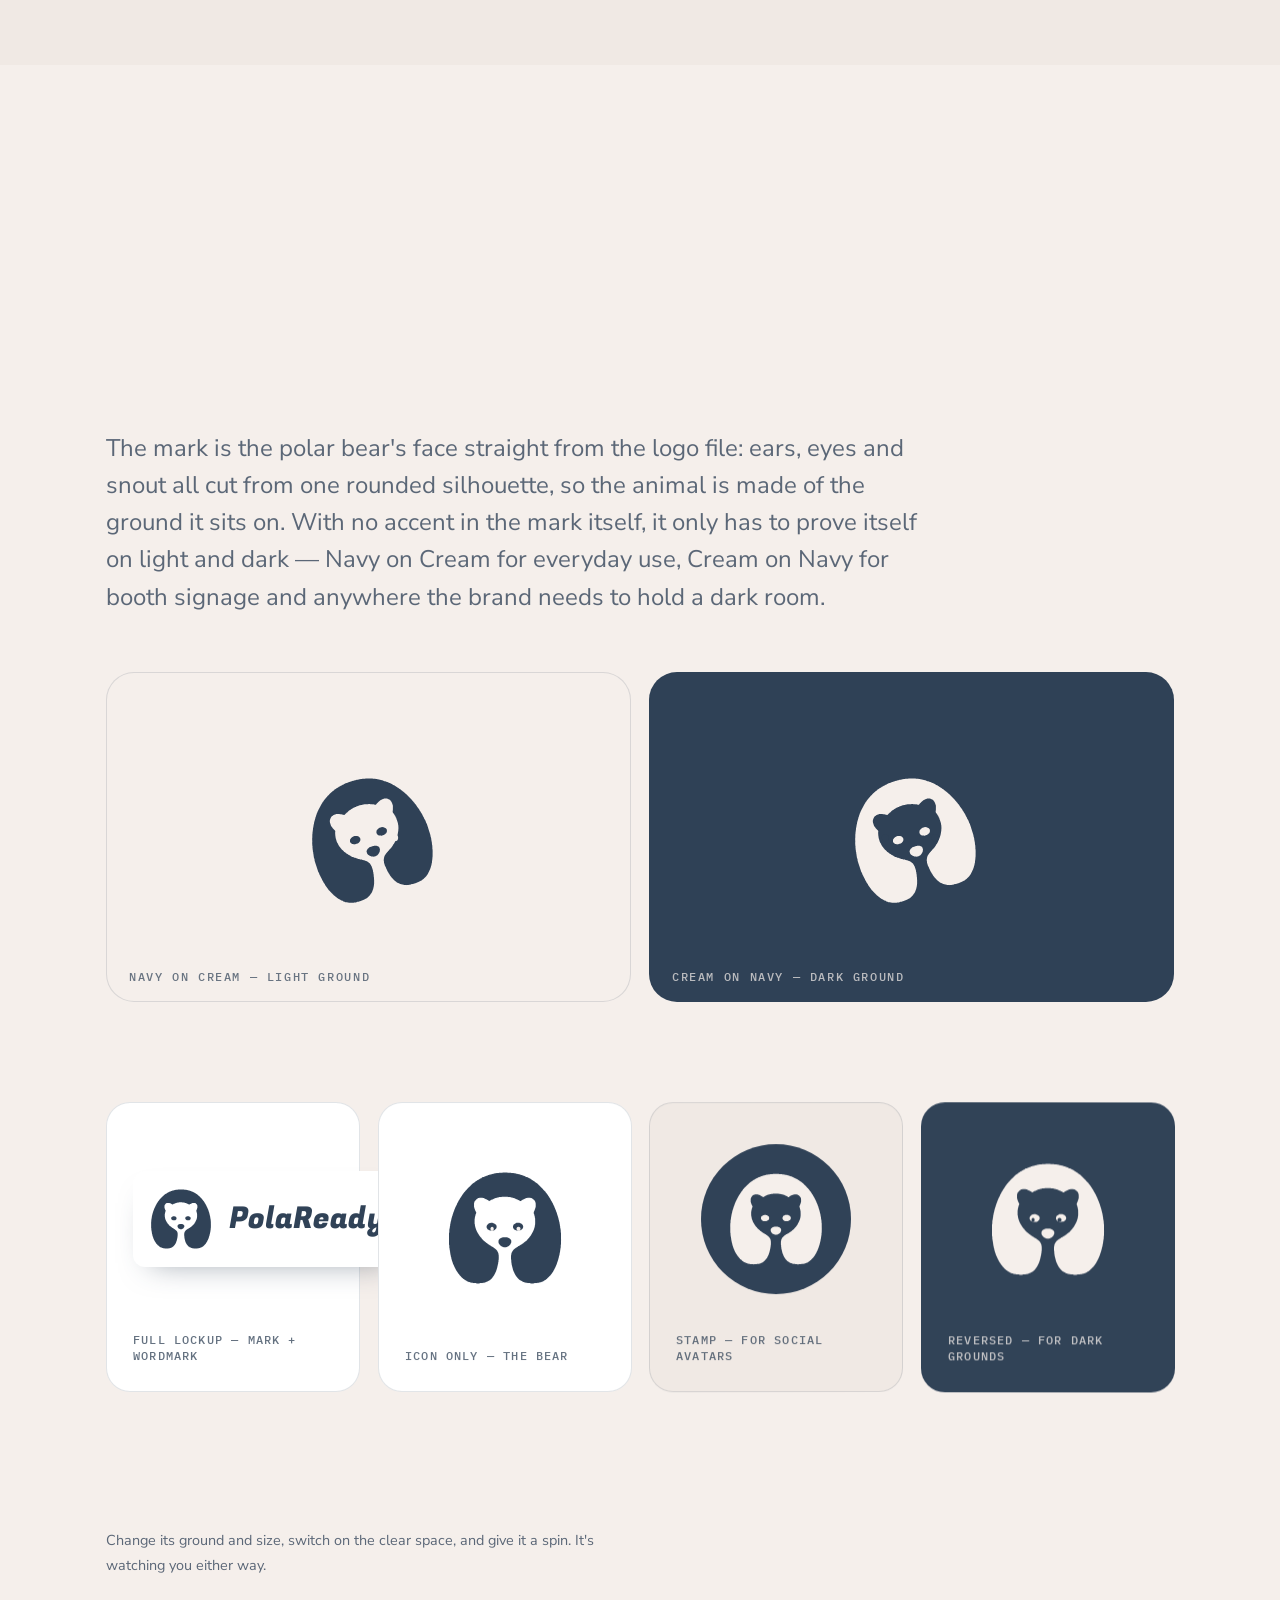
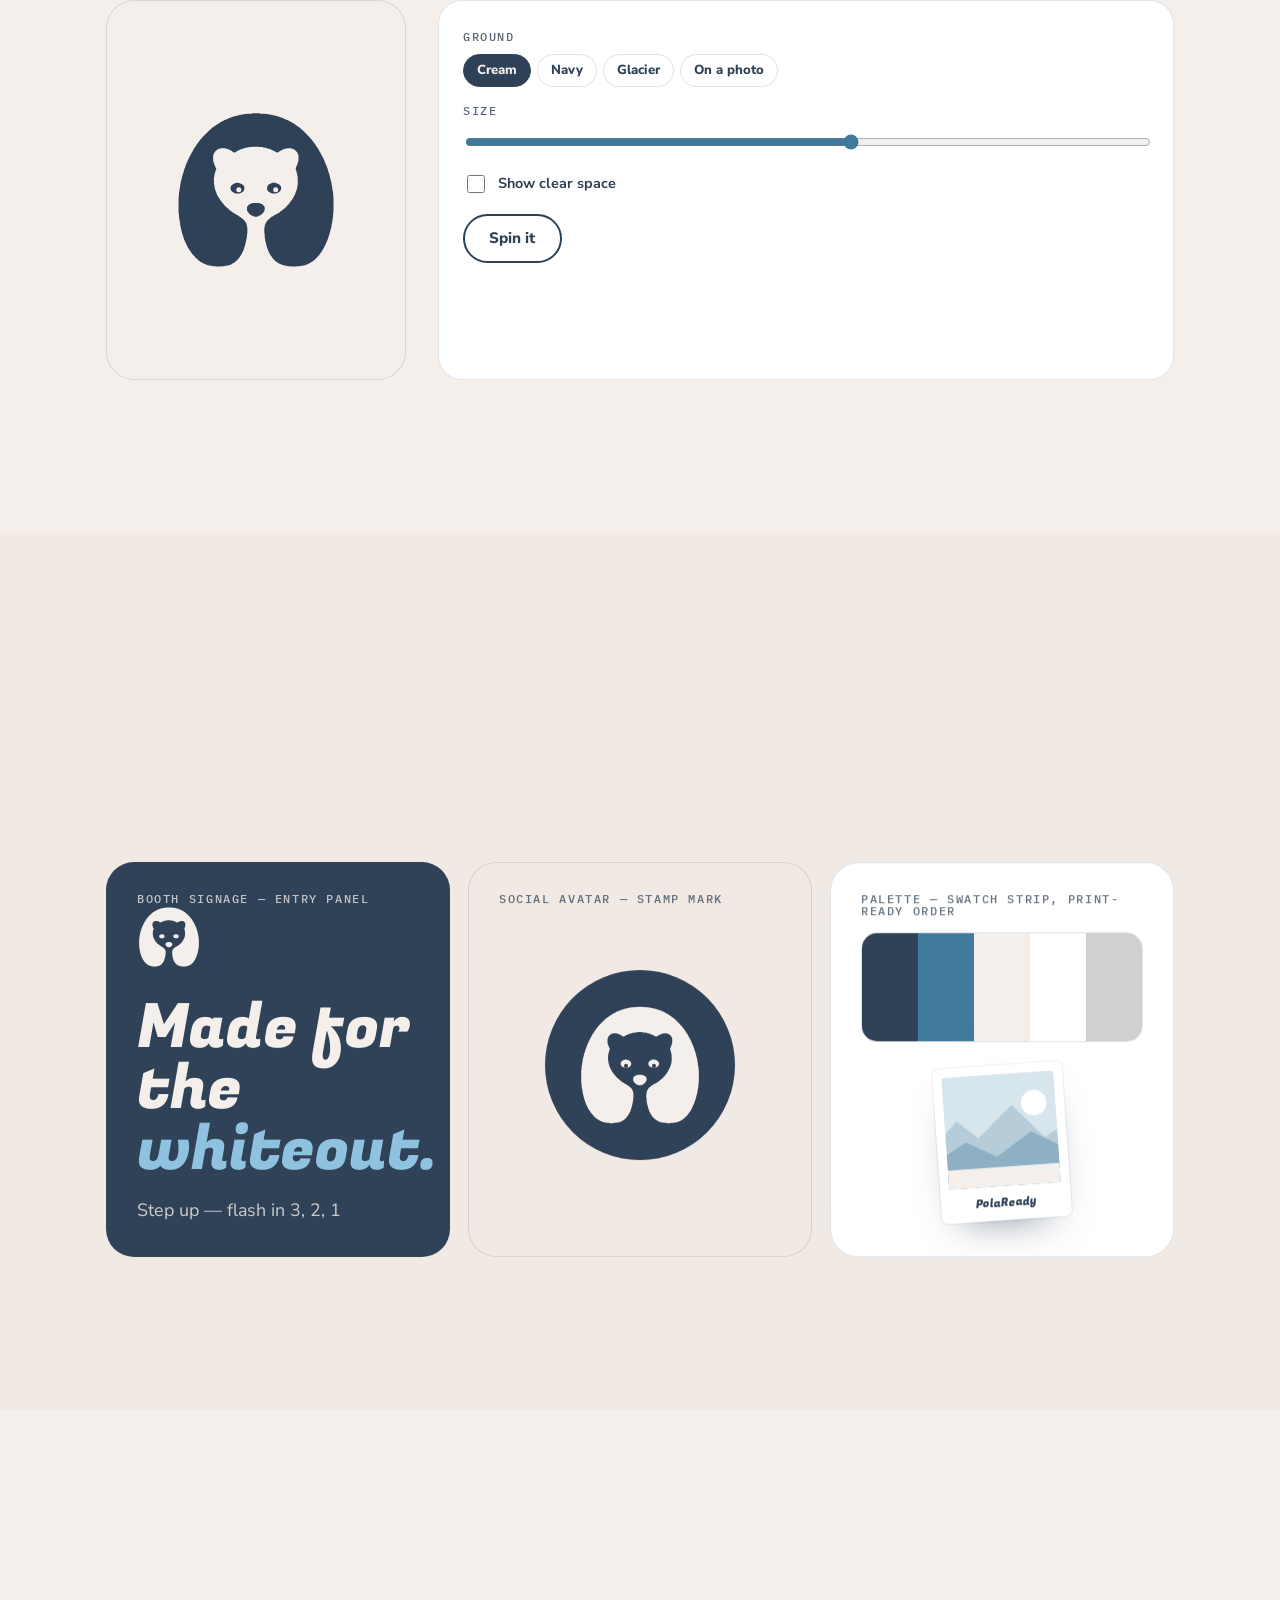
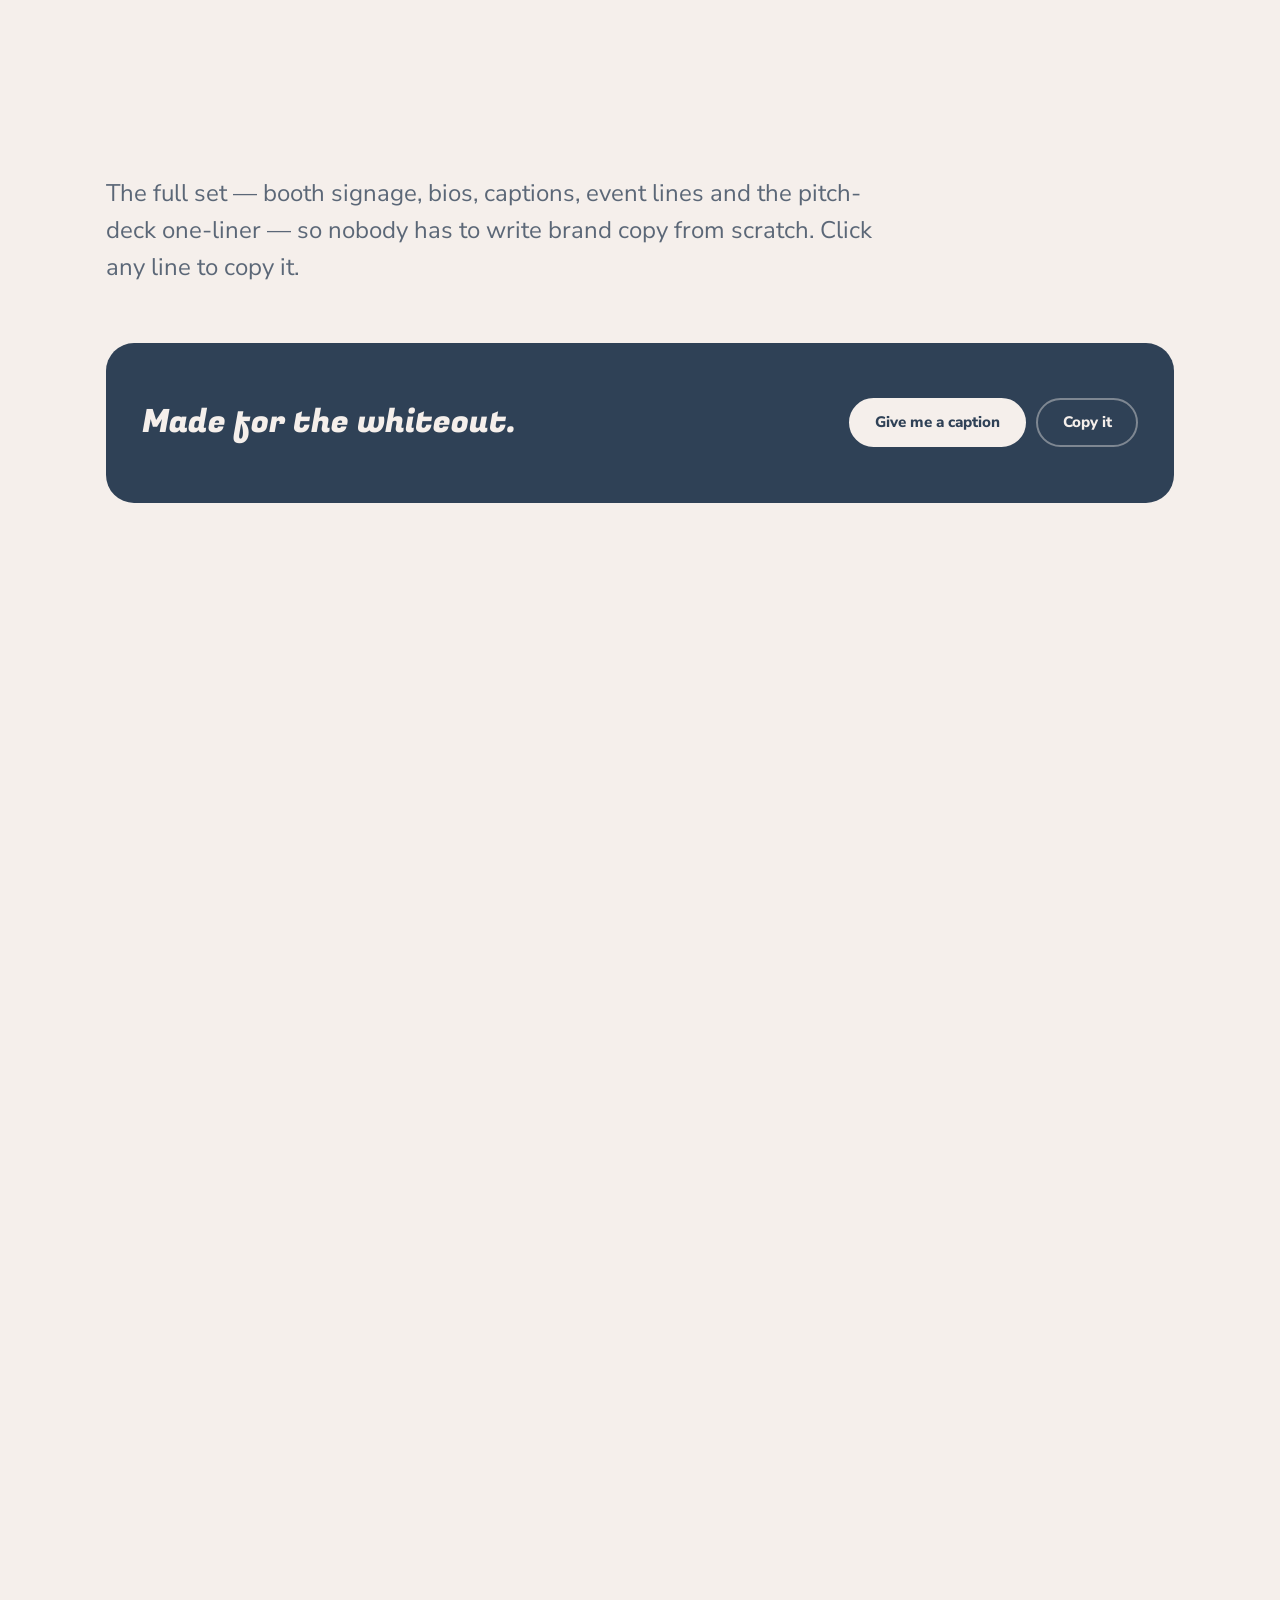
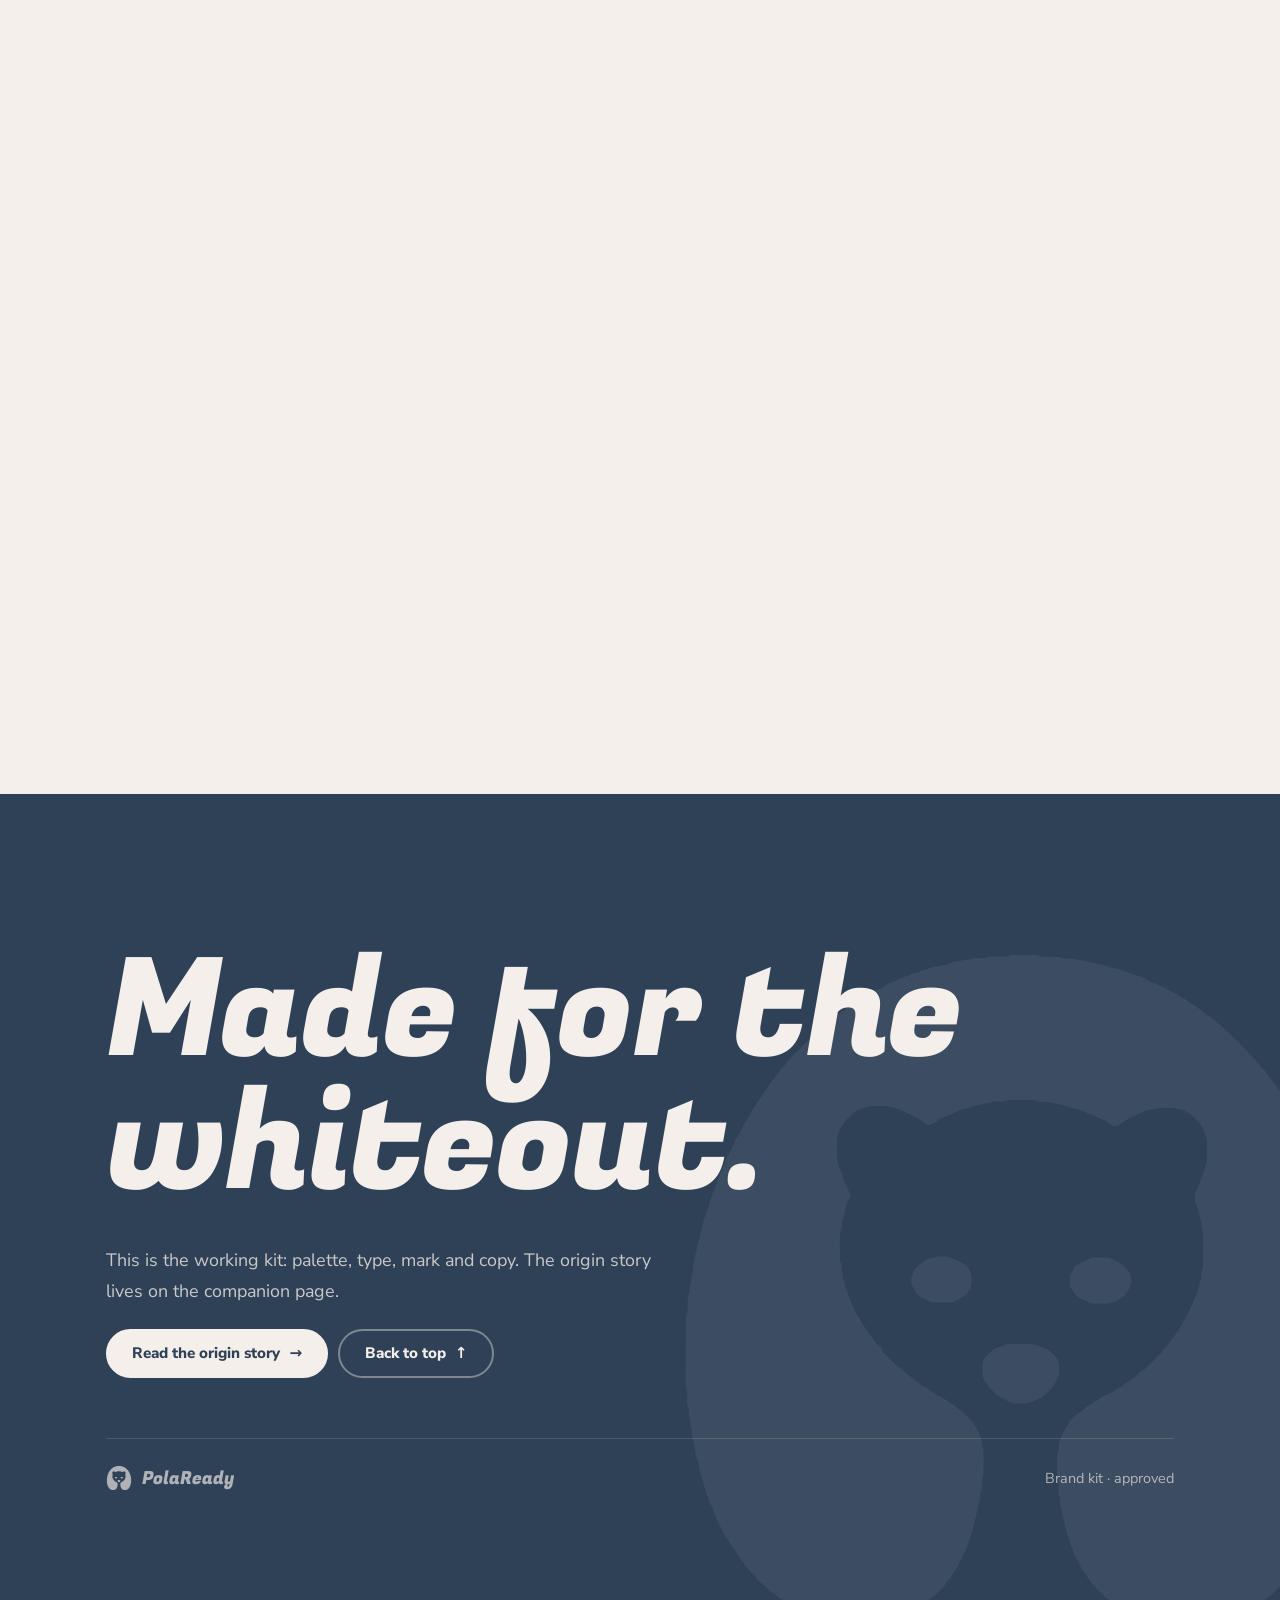
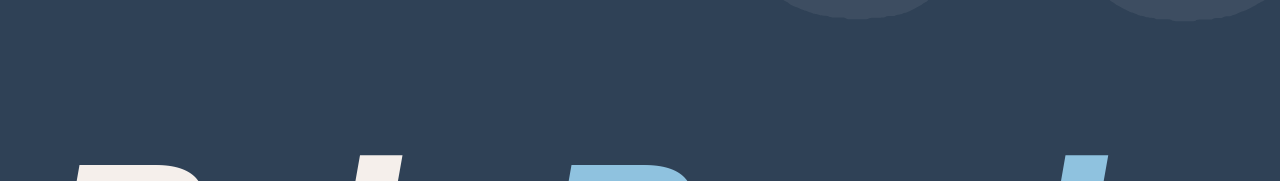
<file: brand-kit/index.html>
<!doctype html>
<html lang="en" dir="ltr">
<head>
<meta charset="utf-8">
<meta name="viewport" content="width=device-width,initial-scale=1,viewport-fit=cover">
<title>PolaReady — The brand kit</title>
<meta name="description" content="Every colour, typeface, mark, application and line of copy PolaReady is built from.">
<meta name="theme-color" content="#f5efeb">
<meta property="og:title" content="PolaReady — The brand kit">
<meta property="og:description" content="Palette, type, the bear mark and the caption library.">
<meta property="og:type" content="website">
<meta property="og:url" content="https://polaready.com/brand-kit/">
<meta property="og:image" content="https://polaready.com/assets/og.png">
<meta name="twitter:card" content="summary_large_image">
<link rel="icon" type="image/png" sizes="192x192" href="../assets/icon-192.png">
<link rel="apple-touch-icon" href="../assets/apple-touch-icon.png">
<link rel="preconnect" href="https://fonts.googleapis.com">
<link rel="preconnect" href="https://fonts.gstatic.com" crossorigin>
<link href="https://fonts.googleapis.com/css2?family=Cairo:wght@300..900&family=Fugaz+One&family=IBM+Plex+Mono:wght@400;500&family=Nunito+Sans:opsz,wght@6..12,300..1000&display=swap" rel="stylesheet">
<script>
  (function (r) {
    r.classList.add('js');
    if (!(window.matchMedia && matchMedia('(prefers-reduced-motion: reduce)').matches)) r.classList.add('anim');
    try { if (sessionStorage.getItem('polaready-curtain')) r.classList.add('curtain-in'); } catch (e) {}
  })(document.documentElement);
</script>
<link rel="stylesheet" href="../css/site.css?v=29">
<link rel="stylesheet" href="../css/play.css?v=1">
</head>
<body data-page="kit" data-title-ar="بولاريدي — هوية العلامة">

<a class="skip" href="#main">Skip to content</a>
<div class="progress" aria-hidden="true"></div>

<header class="nav">
  <div class="wrap in">
    <a class="brand" href="../" aria-label="PolaReady — book your event"><span class="mark" style="--s:30px"></span><span>PolaReady</span></a>
    <ul>
      <li><a href="#colour">Colour</a></li>
      <li><a href="#type">Type</a></li>
      <li><a href="#mark">Mark</a></li>
      <li><a href="#apps">In use</a></li>
      <li><a href="#library">Copy</a></li>
      <li><a href="../story/">Our story ↗</a></li>
    </ul>
    <a class="btn ghost" style="padding:.7em 1.2em;font-size:.85rem" href="../#contact">← Book your event</a>
  </div>
</header>

<svg width="0" height="0" style="position:absolute" aria-hidden="true" focusable="false">
  <defs>
    <symbol id="sc" viewBox="0 0 400 300">
      <rect width="400" height="300" style="fill:var(--sky,#d7e6ec)"/>
      <circle cx="292" cy="82" r="34" style="fill:var(--sun,#fff)"/>
      <path d="M0 200 L82 118 L138 168 L232 84 L316 176 L400 128 V300 H0Z" style="fill:var(--far,#b6cdd9)"/>
      <path d="M0 236 L104 176 L184 220 L280 158 L400 226 V300 H0Z" style="fill:var(--near,#8db0c4)"/>
      <rect y="248" width="400" height="52" style="fill:var(--ground,#f5efeb)"/>
    </symbol>
  </defs>
</svg>

<main id="main">

<section class="kit-hero" id="top" data-sec style="overflow:clip;position:relative">
  <div class="snow" aria-hidden="true"></div>
  <span class="mark kit-bear" aria-hidden="true"></span>
  <div class="wrap" style="position:relative">
    <span class="eyebrow">The brand kit — approved</span>
    <h1 class="display h-xl">Frost, glacier <em>&amp; the bear.</em></h1>
    <p class="lede" style="max-width:44ch">Every colour, typeface, mark, application and line of copy PolaReady is built from — including the real bear mark and its exact Navy and Cream, straight from the logo file.</p>
    <div class="meta"><span>Brand — PolaReady</span><span>Kit — palette, type, mark &amp; copy</span><span>Status — approved</span></div>
    <p style="margin-top:2rem;display:flex;gap:10px;flex-wrap:wrap"><a class="btn ghost" href="../story/"><span>Read the origin story</span> <span class="arr" aria-hidden="true">→</span></a><a class="btn ghost" href="../#contact"><span>Book your event</span> <span class="arr" aria-hidden="true">→</span></a></p>
  </div>
</section>

<!-- ============================================================ COLOUR -->
<section class="section" id="colour" data-sec style="padding-top:clamp(30px,5vw,60px)">
  <div class="wrap">
    <span class="eyebrow reveal">Colour</span>
    <h2 class="display h-lg reveal" style="max-width:15ch;margin-bottom:1.4rem">Two brand tones, plus three neutrals</h2>
    <p class="lede reveal" style="max-width:62ch;margin-bottom:clamp(30px,5vw,56px)">Navy and Cream aren't approximations — they're the exact hex values pulled straight from the logo file. Cream reads warm on its own, which breaks the "no warm colours" rule on purpose: it's the real, approved brand tone, not a decorative accent. Glacier carries every link, highlight and call-to-action.</p>

    <div class="swatches reveal">
      <button class="swatch" type="button" data-copy="#2F4156" style="background:#2f4156;color:#f5efeb"><span class="cp">Copy</span><b>Navy</b><code>#2F4156</code><small>Primary ink — text, wordmark, dark grounds. From the logo file.</small></button>
      <button class="swatch" type="button" data-copy="#3F7A9C" style="background:#3f7a9c;color:#fff"><span class="cp">Copy</span><b>Glacier</b><code>#3F7A9C</code><small>The one accent — links, eyebrows, highlights.</small></button>
      <button class="swatch" type="button" data-copy="#F5EFEB" style="background:#f5efeb;color:#2f4156"><span class="cp">Copy</span><b>Cream</b><code>#F5EFEB</code><small>Primary background — the warm exception. From the logo file.</small></button>
      <button class="swatch" type="button" data-copy="#FFFFFF" style="background:#fff;color:#2f4156"><span class="cp">Copy</span><b>Snowbank</b><code>#FFFFFF</code><small>Card and surface white.</small></button>
      <button class="swatch" type="button" data-copy="#D1D0D0" style="background:#d1d0d0;color:#2f4156"><span class="cp">Copy</span><b>Ash Line</b><code>#D1D0D0</code><small>Borders, dividers, hairlines.</small></button>
    </div>
    <p class="hint reveal" style="margin-top:20px;max-width:70ch">Tints, not new colours: Ink Soft (<code>#5B6777</code>) is Navy blended toward Cream and carries secondary and tertiary text. <strong>Ink Faint (<code>#7E8792</code>) is for decoration only</strong> — measured, it falls to 3.2:1 on Cream and 3.6:1 on white, below the 4.5:1 needed for small text.</p>


    <h3 class="display h-md" style="margin:clamp(40px,6vw,72px) 0 10px">Try any pairing</h3>
    <p class="hint" style="margin-bottom:22px;max-width:60ch">Pick a text colour and a ground. The ratio is worked out live with the same WCAG formula as the table below.</p>
    <div class="cl">
      <div class="cl-ctl">
        <h4>Text</h4><div class="cl-sw" data-role="fg"><button type="button" data-c="#2f4156" aria-pressed="true" aria-label="Navy" style="--c:#2F4156"></button><button type="button" data-c="#3f7a9c" aria-pressed="false" aria-label="Glacier" style="--c:#3F7A9C"></button><button type="button" data-c="#f5efeb" aria-pressed="false" aria-label="Cream" style="--c:#F5EFEB"></button><button type="button" data-c="#ffffff" aria-pressed="false" aria-label="Snowbank" style="--c:#FFFFFF"></button><button type="button" data-c="#d1d0d0" aria-pressed="false" aria-label="Ash Line" style="--c:#D1D0D0"></button></div>
        <button type="button" class="cl-swap" aria-label="Swap text and ground"><svg viewBox="0 0 24 24" width="20" height="20" fill="none" stroke="currentColor" stroke-width="2.2" stroke-linecap="round" stroke-linejoin="round" aria-hidden="true"><path d="M7 4v16"/><path d="m3 8 4-4 4 4"/><path d="M17 20V4"/><path d="m21 16-4 4-4-4"/></svg></button>
        <h4>Ground</h4><div class="cl-sw" data-role="bg"><button type="button" data-c="#2f4156" aria-pressed="false" aria-label="Navy" style="--c:#2F4156"></button><button type="button" data-c="#3f7a9c" aria-pressed="false" aria-label="Glacier" style="--c:#3F7A9C"></button><button type="button" data-c="#f5efeb" aria-pressed="true" aria-label="Cream" style="--c:#F5EFEB"></button><button type="button" data-c="#ffffff" aria-pressed="false" aria-label="Snowbank" style="--c:#FFFFFF"></button><button type="button" data-c="#d1d0d0" aria-pressed="false" aria-label="Ash Line" style="--c:#D1D0D0"></button></div>
      </div>
      <div class="cl-prev">
        <div class="cl-big">Made for the whiteout.</div>
        <p class="cl-small">Step up and the flash goes in 3, 2, 1. Small text has to stay readable too.</p>
        <div class="cl-score"><span class="cl-num">9.2</span><span class="cl-to">:1</span></div>
        <div class="cl-verdict">Body text, any size</div>
        <div class="cl-badges"><span data-min="3">AA large</span><span data-min="4.5">AA</span><span data-min="7">AAA</span></div>
      </div>
    </div>
    <h3 class="display h-md reveal" style="margin:clamp(40px,6vw,72px) 0 18px">Contrast, measured</h3>
    <div class="reveal" style="overflow-x:auto">
      <table class="tbl">
        <thead><tr><th>Pairing</th><th>Preview</th><th>Ratio</th><th>Use</th></tr></thead>
        <tbody>
          <tr><td>Navy on Snowbank</td><td><span class="pair" style="background:#fff;color:#2f4156">Aa</span></td><td>10.4:1</td><td>AAA — body text</td></tr>
          <tr><td>Navy on Cream</td><td><span class="pair" style="background:#f5efeb;color:#2f4156">Aa</span></td><td>9.2:1</td><td>AAA — body text</td></tr>
          <tr><td>Glacier on Snowbank</td><td><span class="pair" style="background:#fff;color:#3f7a9c">Aa</span></td><td>4.7:1</td><td>AA — body text</td></tr>
          <tr><td>Glacier on Cream</td><td><span class="pair" style="background:#f5efeb;color:#3f7a9c">Aa</span></td><td>4.1:1</td><td>AA large text / UI only</td></tr>
          <tr><td>Snowbank on Navy</td><td><span class="pair" style="background:#2f4156;color:#fff">Aa</span></td><td>10.4:1</td><td>AAA — dark grounds</td></tr>
          <tr><td>Ash Line on Navy</td><td><span class="pair" style="background:#2f4156;color:#d1d0d0">Aa</span></td><td>6.8:1</td><td>AAA — labels on dark</td></tr>
        </tbody>
      </table>
    </div>
  </div>
</section>

<!-- ============================================================ TYPE -->
<section class="section" id="type" data-sec style="background:var(--surface-2)">
  <div class="wrap">
    <span class="eyebrow reveal">Type</span>
    <h2 class="display h-lg reveal" style="max-width:14ch;margin-bottom:1.4rem">Three faces, three jobs</h2>
    <p class="lede reveal" style="max-width:62ch;margin-bottom:clamp(30px,5vw,56px)">Fugaz One only ships one weight, so it never carries hierarchy alone — Nunito Sans does every job Fugaz One can't: subheads, body copy, buttons. IBM Plex Mono handles labels and anything that should read as data. Arabic is set in Cairo.</p>
    <div class="specimen" style="margin-top:0">
      <div class="spec reveal" style="--i:0"><span class="fam">Display — Fugaz One, weight 400 only</span><div class="display h-md" style="margin-bottom:12px">Made for the whiteout</div><p style="margin:0;color:var(--ink-soft);font-size:.98rem">Headlines, the wordmark, hero lines. Never bolded — browsers fake-bold a single-weight face, so size and colour carry emphasis instead of weight.</p></div>
      <div class="spec reveal" style="--i:1"><span class="fam">Body / UI — Nunito Sans, weights 200–1000</span><p style="font-size:1.25rem;margin-bottom:14px">Before it ever meant an instant photo, Polaroid meant: I can see clearly in a place too bright to look at.</p><p style="margin:0;display:flex;gap:18px;flex-wrap:wrap"><span style="font-weight:400">Regular</span><span style="font-weight:600">Semibold</span><span style="font-weight:800">Extrabold</span></p></div>
      <div class="spec reveal" style="--i:2"><span class="fam">Label / mono — IBM Plex Mono</span><div class="mono" style="font-size:1rem;margin-bottom:12px;color:var(--navy)">PolaReady · Brand kit · v1</div><p style="margin:0;color:var(--ink-soft);font-size:.98rem">Eyebrows, tags, timestamps — anything meant to read as a stamp or a spec sheet rather than a sentence.</p></div>
      <div class="spec reveal" style="--i:3" dir="rtl" lang="ar"><span class="fam" dir="ltr">Arabic — Cairo, weights 300–900</span><div style="font:900 clamp(1.8rem,3.4vw,2.6rem)/1.3 'Cairo',sans-serif;margin-bottom:12px">صُنعنا من أجل الوهج الأبيض</div><p style="margin:0;color:var(--ink-soft);font-size:1rem;font-family:'Cairo',sans-serif">تُستخدم Cairo لكل الأدوار في النص العربي: العناوين والنصوص والأزرار.</p></div>
    </div>
    <div class="tt">
      <div class="tt-bar">
        <div class="tt-fonts" role="group" aria-label="Typeface">
          <button type="button" aria-pressed="true" data-f="'Fugaz One',sans-serif" style="font-family:'Fugaz One'">Fugaz One</button>
          <button type="button" aria-pressed="false" data-f="'Nunito Sans',sans-serif" data-w="800" style="font-family:'Nunito Sans';font-weight:800">Nunito Sans</button>
          <button type="button" aria-pressed="false" data-f="'IBM Plex Mono',monospace" data-w="500" style="font-family:'IBM Plex Mono'">IBM Plex Mono</button>
          <button type="button" aria-pressed="false" data-f="'Cairo',sans-serif" data-w="900" data-rtl data-sample="صُنعنا من أجل الوهج الأبيض" style="font-family:'Cairo';font-weight:800">Cairo عربي</button>
        </div>
        <label class="tt-size">Size <input type="range" min="28" max="170" value="96"> <output>96px</output></label>
      </div>
      <div class="tt-stage" contenteditable="true" spellcheck="false" role="textbox" aria-label="Type tester: type anything" data-lenis-prevent>Type anything here.</div>
      <p class="hint" style="margin:12px 0 0">Click the line above and type your own words.</p>
    </div>
  </div>
</section>

<!-- ============================================================ MARK -->
<section class="section" id="mark" data-sec>
  <div class="wrap">
    <span class="eyebrow reveal">The mark</span>
    <h2 class="display h-lg reveal" style="max-width:16ch;margin-bottom:1.4rem">A bear held in negative space</h2>
    <p class="lede reveal" style="max-width:60ch;margin-bottom:clamp(30px,5vw,56px)">The mark is the polar bear's face straight from the logo file: ears, eyes and snout all cut from one rounded silhouette, so the animal is made of the ground it sits on. With no accent in the mark itself, it only has to prove itself on light and dark — Navy on Cream for everyday use, Cream on Navy for booth signage and anywhere the brand needs to hold a dark room.</p>
    <div class="grounds">
      <div class="ground reveal" data-r="scale" style="background:var(--cream);color:var(--navy)"><span class="mark" data-eyes style="--s:min(56%,230px)"></span><span class="lbl">Navy on Cream — light ground</span></div>
      <div class="ground reveal" data-r="scale" style="background:var(--navy);color:var(--cream);--i:1"><span class="mark" data-eyes="navy" style="--s:min(56%,230px)"></span><span class="lbl">Cream on Navy — dark ground</span></div>
    </div>
    <div class="variants">
      <div class="vcard cream reveal" style="--i:0"><div class="stage-v"><div class="tinyframe" style="padding:16px 22px 16px 16px;gap:16px"><span class="mark" style="--s:64px;color:var(--navy)"></span><b style="font-size:1.9rem">PolaReady</b></div></div><small>Full lockup — mark + wordmark</small></div>
      <div class="vcard cream reveal" style="--i:1"><div class="stage-v"><span class="mark" data-eyes style="--s:120px;color:var(--navy)"></span></div><small>Icon only — the bear</small></div>
      <div class="vcard stamp reveal" style="--i:2"><div class="stage-v"><div class="avatar"><span class="mark" style="--s:98px"></span></div></div><small>Stamp — for social avatars</small></div>
      <div class="vcard navy reveal" style="--i:3"><div class="stage-v"><span class="mark" data-eyes="navy" style="--s:120px;color:var(--cream)"></span></div><small>Reversed — for dark grounds</small></div>
    </div>

    <h3 class="display h-md" style="margin:clamp(48px,7vw,84px) 0 10px">Play with the mark</h3>
    <p class="hint" style="margin-bottom:22px;max-width:60ch">Change its ground and size, switch on the clear space, and give it a spin. It's watching you either way.</p>
    <div class="mp">
      <div class="mp-stage" data-ground="cream"><span class="mp-box"><span class="mark mp-mark" data-eyes></span></span></div>
      <div class="mp-ctl">
        <h4>Ground</h4>
        <div class="mp-grounds">
          <button type="button" aria-pressed="true" data-g="cream" data-catch="#f5efeb">Cream</button>
          <button type="button" aria-pressed="false" data-g="navy" data-catch="#2f4156">Navy</button>
          <button type="button" aria-pressed="false" data-g="glacier" data-catch="#3f7a9c">Glacier</button>
          <button type="button" aria-pressed="false" data-g="photo" data-catch="#f5efeb">On a photo</button>
        </div>
        <h4>Size</h4>
        <label class="mp-size"><input type="range" min="25" max="80" value="56" aria-label="Mark size"></label>
        <label class="mp-space"><input type="checkbox"> Show clear space</label>
        <button type="button" class="btn ghost mp-spin">Spin it</button>
      </div>
    </div>
  </div>
</section>

<!-- ============================================================ IN USE -->
<section class="section" id="apps" data-sec style="background:var(--surface-2)">
  <div class="wrap">
    <span class="eyebrow reveal">Applications</span>
    <h2 class="display h-lg reveal" style="max-width:12ch;margin-bottom:clamp(30px,5vw,56px)">The kit, in use</h2>
    <div class="apps">
      <div class="app sign reveal" style="--i:0">
        <span class="cap2">Booth signage — entry panel</span>
        <div><span class="mark" style="--s:64px;color:var(--cream);margin-bottom:20px"></span><div class="big">Made for<br>the <em>whiteout.</em></div><p style="margin:14px 0 0;opacity:.8">Step up — flash in 3, 2, 1</p></div>
      </div>
      <div class="app av reveal" style="--i:1">
        <span class="cap2">Social avatar — stamp mark</span>
        <div style="width:100%;display:grid;place-items:center"><div class="avatar" style="width:190px;height:190px"><span class="mark" data-eyes="navy" style="--s:126px"></span></div></div>
        <span></span>
      </div>
      <div class="app reveal" style="--i:2;background:var(--surface)">
        <span class="cap2">Palette — swatch strip, print-ready order</span>
        <div class="strip5"><i style="background:#2f4156"></i><i style="background:#3f7a9c"></i><i style="background:#f5efeb"></i><i style="background:#fff"></i><i style="background:#d1d0d0"></i></div>
        <div style="display:flex;justify-content:center;padding:6px 0"><div style="width:130px;background:#fff;border-radius:6px;padding:9px 9px 0;box-shadow:0 20px 40px -22px rgba(47,65,86,.6),0 0 0 1px rgba(47,65,86,.08);transform:rotate(-4deg)"><div style="aspect-ratio:1;border-radius:3px;overflow:hidden;position:relative;background:#d7e6ec"><svg viewBox="0 0 400 300" preserveAspectRatio="xMidYMid slice" style="position:absolute;inset:0;width:100%;height:100%"><use href="#sc"/></svg></div><div style="height:34px;display:grid;place-items:center;font:400 .72rem/1 var(--f-display);color:var(--navy)">PolaReady</div></div></div>
      </div>
    </div>
  </div>
</section>

<!-- ============================================================ LIBRARY -->
<section class="section" id="library" data-sec>
  <div class="wrap">
    <span class="eyebrow reveal">The caption library</span>
    <h2 class="display h-lg reveal" style="max-width:13ch;margin-bottom:1.4rem">Copy for every surface</h2>
    <p class="lede reveal" style="max-width:56ch;margin-bottom:clamp(30px,5vw,56px)">The full set — booth signage, bios, captions, event lines and the pitch-deck one-liner — so nobody has to write brand copy from scratch. Click any line to copy it.</p>

    <div class="cs">
      <div class="cs-window" aria-live="polite"><div class="cs-reel"></div></div>
      <div class="cs-ctl">
        <button type="button" class="btn cs-spin">Give me a caption</button>
        <button type="button" class="btn ghost cs-copy">Copy it</button>
      </div>
    </div>
    <div class="lib">
      <div class="reveal"><h3>Booth signage</h3><div class="lines">
        <button class="line" type="button" data-copy="Made for the whiteout."><span>Made for the whiteout.</span><span class="cp">Copy</span></button>
        <button class="line" type="button" data-copy="Flash first. Focus after."><span>Flash first. Focus after.</span><span class="cp">Copy</span></button>
        <button class="line" type="button" data-copy="The moment, developed."><span>The moment, developed.</span><span class="cp">Copy</span></button>
        <button class="line" type="button" data-copy="Step into the glare."><span>Step into the glare.</span><span class="cp">Copy</span></button>
        <button class="line" type="button" data-copy="Instant. Always."><span>Instant. Always.</span><span class="cp">Copy</span></button>
      </div></div>
      <div class="reveal"><h3>Social bio</h3><div class="lines">
        <button class="line" type="button" data-copy="Born from the physics of glare — built for the one second everyone looks their best."><span>Born from the physics of glare — built for the one second everyone looks their best.</span><span class="cp">Copy</span></button>
        <button class="line" type="button" data-copy="Instant photobooths with a polar bear's calm and a century of real optics behind them."><span>Instant photobooths with a polar bear's calm and a century of real optics behind them.</span><span class="cp">Copy</span></button>
      </div></div>
      <div class="reveal"><h3>Social captions</h3><div class="lines">
        <button class="line" type="button" data-copy="Say cheese into the glare."><span>Say cheese into the glare.</span><span class="cp">Copy</span></button>
        <button class="line" type="button" data-copy="Everyone gets their own thirty seconds of whiteout."><span>Everyone gets their own thirty seconds of whiteout.</span><span class="cp">Copy</span></button>
        <button class="line" type="button" data-copy="Developed in the time it takes to blink."><span>Developed in the time it takes to blink.</span><span class="cp">Copy</span></button>
        <button class="line" type="button" data-copy="No two whiteouts look the same."><span>No two whiteouts look the same.</span><span class="cp">Copy</span></button>
        <button class="line" type="button" data-copy="Camera-ready, polar bear included."><span>Camera-ready, polar bear included.</span><span class="cp">Copy</span></button>
      </div></div>
      <div class="reveal"><h3>Event &amp; invite lines</h3><div class="lines">
        <button class="line" type="button" data-copy="Save the date — glare guaranteed."><span>Save the date — glare guaranteed.</span><span class="cp">Copy</span></button>
        <button class="line" type="button" data-copy="RSVP for your thirty seconds of whiteout."><span>RSVP for your thirty seconds of whiteout.</span><span class="cp">Copy</span></button>
        <button class="line" type="button" data-copy="One flash, one keepsake, zero waiting."><span>One flash, one keepsake, zero waiting.</span><span class="cp">Copy</span></button>
      </div></div>
      <div class="reveal"><h3>Pitch deck — elevator lines</h3><div class="lines">
        <button class="line" type="button" data-copy="PolaReady is an instant photobooth brand built on the real, century-old science of polarized light — the same physics that makes snow blinding is the physics that makes our photos instant, with a polar bear standing calm at the center of the flash."><span>PolaReady is an instant photobooth brand built on the real, century-old science of polarized light — the same physics that makes snow blinding is the physics that makes our photos instant, with a polar bear standing calm at the center of the flash.</span><span class="cp">Copy</span></button>
        <button class="line" type="button" data-copy="Before “Polaroid” meant an instant photo, it meant seeing clearly in light too bright to look at. PolaReady turns that century-old science into a photobooth brand — mascot, name and all."><span>Before “Polaroid” meant an instant photo, it meant seeing clearly in light too bright to look at. PolaReady turns that century-old science into a photobooth brand — mascot, name and all.</span><span class="cp">Copy</span></button>
      </div></div>
      <div class="reveal"><h3>Hashtags</h3><div class="tags">
        <button type="button" data-copy="#PolaReady">#PolaReady</button><button type="button" data-copy="#MadeForTheWhiteout">#MadeForTheWhiteout</button><button type="button" data-copy="#InstantWhiteout">#InstantWhiteout</button><button type="button" data-copy="#FlashFirst">#FlashFirst</button><button type="button" data-copy="#PolarBearApproved">#PolarBearApproved</button>
      </div></div>
    </div>
  </div>
</section>

</main>

<footer class="foot" id="foot" data-dark="always">
  <span class="mark bgm" aria-hidden="true"></span>
  <div class="wrap">
    <h2 class="display h-xl" data-words data-words-view>Made for the whiteout.</h2>
    <p style="position:relative;max-width:52ch;color:rgba(245,239,235,.78)">This is the working kit: palette, type, mark and copy. The origin story lives on the companion page.</p>
    <p style="position:relative;display:flex;flex-wrap:wrap;gap:10px;margin-top:22px">
      <a class="btn" href="../story/"><span>Read the origin story</span> <span class="arr" aria-hidden="true">→</span></a>
      <a class="btn ghost" href="#top"><span>Back to top</span> <span aria-hidden="true">↑</span></a>
    </p>
    <div class="end"><span class="brand" style="font-size:1.1rem"><span class="mark" style="--s:26px"></span><span>PolaReady</span></span><span>Brand kit · approved</span></div>
  </div>
  <div class="foot-word" aria-hidden="true"><span>P</span><span>o</span><span>l</span><span>a</span><span>R</span><span>e</span><span>a</span><span>d</span><span>y</span></div>
</footer>

<script src="../js/i18n.js?v=17"></script>
<script src="../js/vendor/gsap.min.js?v=3.15.0"></script>
<script src="../js/vendor/ScrollTrigger.min.js?v=3.15.0"></script>
<script src="../js/vendor/SplitText.min.js?v=3.15.0"></script>
<script src="../js/vendor/Draggable.min.js?v=3.15.0"></script>
<script src="../js/vendor/InertiaPlugin.min.js?v=3.15.0"></script>
<script src="../js/vendor/Flip.min.js?v=3.15.0"></script>
<script src="../js/vendor/lenis.min.js?v=1.3.26"></script>
<script src="../js/site.js?v=23"></script>
<script src="../js/motion.js?v=1"></script>
<script src="../js/play.js?v=1"></script>
</body>
</html>
</file>
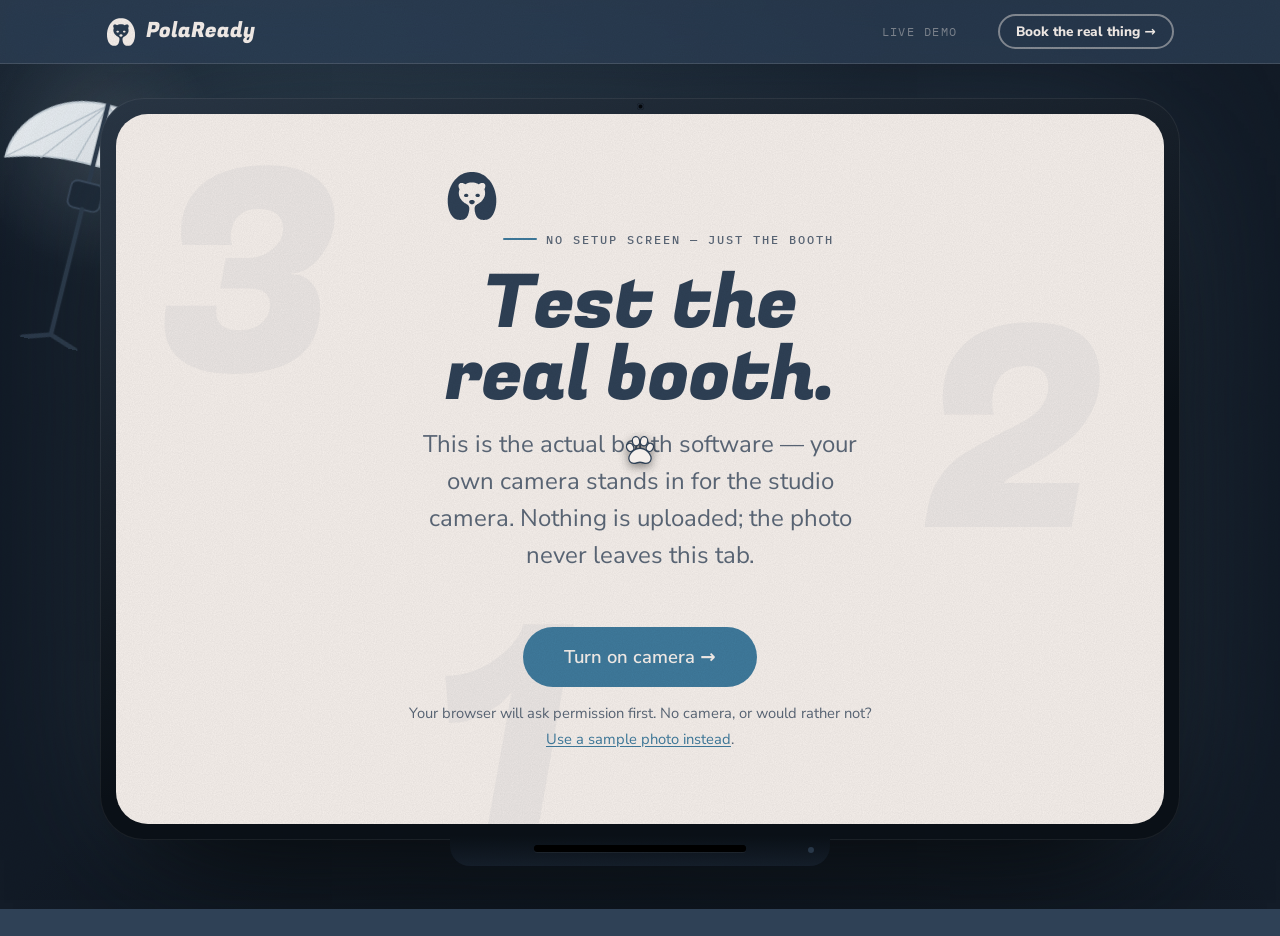
<file: demo/index.html>
<!doctype html>
<html lang="en" dir="ltr">
<head>
<meta charset="utf-8">
<meta name="viewport" content="width=device-width,initial-scale=1,viewport-fit=cover">
<title>Test the booth — PolaReady</title>
<meta name="description" content="Try the real PolaReady booth in your browser: your own camera, the real layouts, filters and papers, and a keepsake you can download.">
<meta name="theme-color" content="#f5efeb">
<meta name="robots" content="noindex">
<link rel="icon" type="image/png" sizes="192x192" href="../assets/icon-192.png">
<link rel="apple-touch-icon" href="../assets/apple-touch-icon.png">
<link rel="preconnect" href="https://fonts.googleapis.com">
<link rel="preconnect" href="https://fonts.gstatic.com" crossorigin>
<link href="https://fonts.googleapis.com/css2?family=Fugaz+One&family=IBM+Plex+Mono:wght@400;500&family=Nunito+Sans:opsz,wght@6..12,300..1000&display=swap" rel="stylesheet">
<script>
  (function (r) {
    r.classList.add('js');
    try { if (sessionStorage.getItem('polaready-curtain')) r.classList.add('curtain-in'); } catch (e) {}
  })(document.documentElement);
</script>
<link rel="stylesheet" href="../css/site.css?v=29">
<link rel="stylesheet" href="demo.css?v=1">
</head>
<body data-page="demo" data-dark="always">

<header class="nav" style="position:sticky;transform:none">
  <div class="wrap in">
    <a class="brand" href="../" aria-label="PolaReady — home"><span class="mark" style="--s:30px"></span><span>PolaReady</span></a>
    <span class="mono" style="opacity:.6;margin-inline-start:auto;margin-inline-end:18px" id="stepLabel">Live demo</span>
    <a class="btn ghost" style="padding:.65em 1.2em;font-size:.85rem" href="../#contact">Book the real thing →</a>
  </div>
</header>

<!-- the booth's light: an umbrella softbox on a strobe, like the real rig.
     It fires with every shot (fx.js). Decoration only. -->
<div class="softbox" aria-hidden="true">
  <span class="sb-bloom"></span>
  <svg viewBox="0 0 220 300" fill="none">
    <path class="sb-canopy" d="M14 112 A96 82 0 0 1 206 112 Q160 96 110 98 Q60 96 14 112Z"/>
    <path class="sb-ribs" d="M110 30 L14 112 M110 30 L52 104 M110 30 L90 99 M110 30 L130 99 M110 30 L168 104 M110 30 L206 112"/>
    <path class="sb-pole" d="M110 30 V128"/>
    <rect class="sb-head" x="92" y="118" width="36" height="30" rx="7"/>
    <path class="sb-stand" d="M110 148 V290 M110 290 L80 300 M110 290 L140 300"/>
  </svg>
</div>

<main class="demo-shell" id="app" data-state="intro">
  <div class="device">
  <span class="device-cam" aria-hidden="true"></span>
  <div class="device-screen">

  <!-- ============================================ INTRO — camera gate
       This replaces the app's own network/camera setup screen, which has no
       meaning on a website: there is no printer or Sony camera to find, so a
       visitor goes straight to what the app calls "live". -->
  <section class="demo-panel" data-panel="intro">
    <div class="intro-deco" aria-hidden="true"><span>3</span><span>2</span><span>1</span></div>
    <div class="demo-narrow">
      <span class="mark" style="--s:52px;color:var(--navy)"></span>
      <span class="eyebrow" style="justify-content:center">No setup screen — just the booth</span>
      <h1 class="display" style="font-size:clamp(2.1rem,5vw,3.4rem);line-height:1.05;margin-bottom:14px">Test the real booth.</h1>
      <p class="lede" style="margin-inline:auto">This is the actual booth software — your own camera stands in for the studio camera. Nothing is uploaded; the photo never leaves this tab.</p>
      <button class="lux-btn filled" id="startCam" style="margin-top:26px;font-size:1.05rem">Turn on camera <span aria-hidden="true">→</span></button>
      <p class="privacy-note">Your browser will ask permission first. No camera, or would rather not? <button type="button" class="linklike" id="useSample">Use a sample photo instead</button>.</p>
    </div>
  </section>

  <!-- ============================================ CAMERA DENIED -->
  <section class="demo-panel" data-panel="denied">
    <div class="demo-narrow">
      <h2 class="display" style="font-size:1.9rem;margin-bottom:12px">Couldn't reach the camera</h2>
      <p class="lede" style="margin-inline:auto" id="deniedReason">Camera access was blocked, or no camera is available on this device.</p>
      <div class="opts" style="margin-top:22px">
        <button class="lux-btn filled" id="retryCam" type="button">Try again</button>
        <button class="lux-btn" id="useSample2" type="button">Use a sample photo instead</button>
      </div>
    </div>
  </section>

  <!-- ============================================ LIVE / SHOOTING -->
  <section class="demo-panel" data-panel="live">
    <div class="camwrap">
      <video id="video" playsinline muted autoplay></video>
      <span class="vf" aria-hidden="true"></span>
      <span class="rec" aria-hidden="true">Live</span>
      <canvas id="capCanvas" hidden></canvas>
      <div class="cd" id="cdNum"></div>
      <div class="smile" id="smileText">Smile!</div>
      <div class="fl" id="flashEl"></div>
      <div class="shotdots" id="shotDots"></div>
      <button class="lux-start shoot-start" id="liveStart" type="button">Start</button>
    </div>

    <!-- Confirm card: "How many photos?" - overlays the live view exactly
         like the app's own confirmCard, rather than being a separate page. -->
    <div class="confirm-scrim" id="confirmScrim" hidden>
      <div class="confirm-card">
        <h3>How many photos?</h3>
        <div class="count-circles" id="countCircles">
          <button type="button" data-n="3" aria-pressed="true">3</button>
          <button type="button" data-n="4">4</button>
          <button type="button" data-n="5">5</button>
        </div>
        <p class="hintline">A 3-second countdown before each photo</p>
        <div class="opts">
          <button class="lux-btn" id="confirmCancel" type="button">Cancel</button>
          <button class="lux-btn filled" id="confirmBegin" type="button">Begin</button>
        </div>
      </div>
    </div>
  </section>

  <!-- ============================================ EDIT — Retake → Filter →
       Layout → Paper → Message → Review, the same order and the same
       Back/Next bar as the real editing screen. -->
  <section class="demo-panel" data-panel="edit">
    <div class="edit-shell">
      <div class="edit-steps" id="editSteps">
        <span data-step="retake">Retake</span><span data-step="filter">Filter</span><span data-step="layout">Layout</span>
        <span data-step="paper">Paper</span><span data-step="message">Message</span><span data-step="review">Review</span>
      </div>
      <div class="edit-body">
        <div class="edit-preview"><img id="finalImg" alt="Your strip so far"></div>
        <div class="edit-panel" id="editPanel" data-lenis-prevent><!-- filled per step by demo.js --></div>
      </div>
      <div class="edit-bar">
        <button class="lux-btn" id="backBtn" type="button">← Back</button>
        <button class="lux-btn filled" id="nextBtn" type="button">Next →</button>
      </div>
    </div>
  </section>

  </div><!-- /device-screen -->
  </div><!-- /device -->
  <!-- the printer under the screen: on Review, the finished strip feeds out
       of this slot (fx.js copies the real rendered strip into it) -->
  <div class="printer" aria-hidden="true"><span class="slot"></span><div class="print-out"><img alt=""></div></div>
</main>
<!-- every frame taken drops into this pile as it's shot -->
<div class="tray" aria-hidden="true"></div>

<div class="toast" id="toast" role="status"></div>

<script src="../js/vendor/lenis.min.js?v=1.3.26"></script>
<script src="../js/site.js?v=23"></script>
<script src="demo.js?v=2"></script>
<script src="fx.js?v=1"></script>
</body>
</html>
</file>
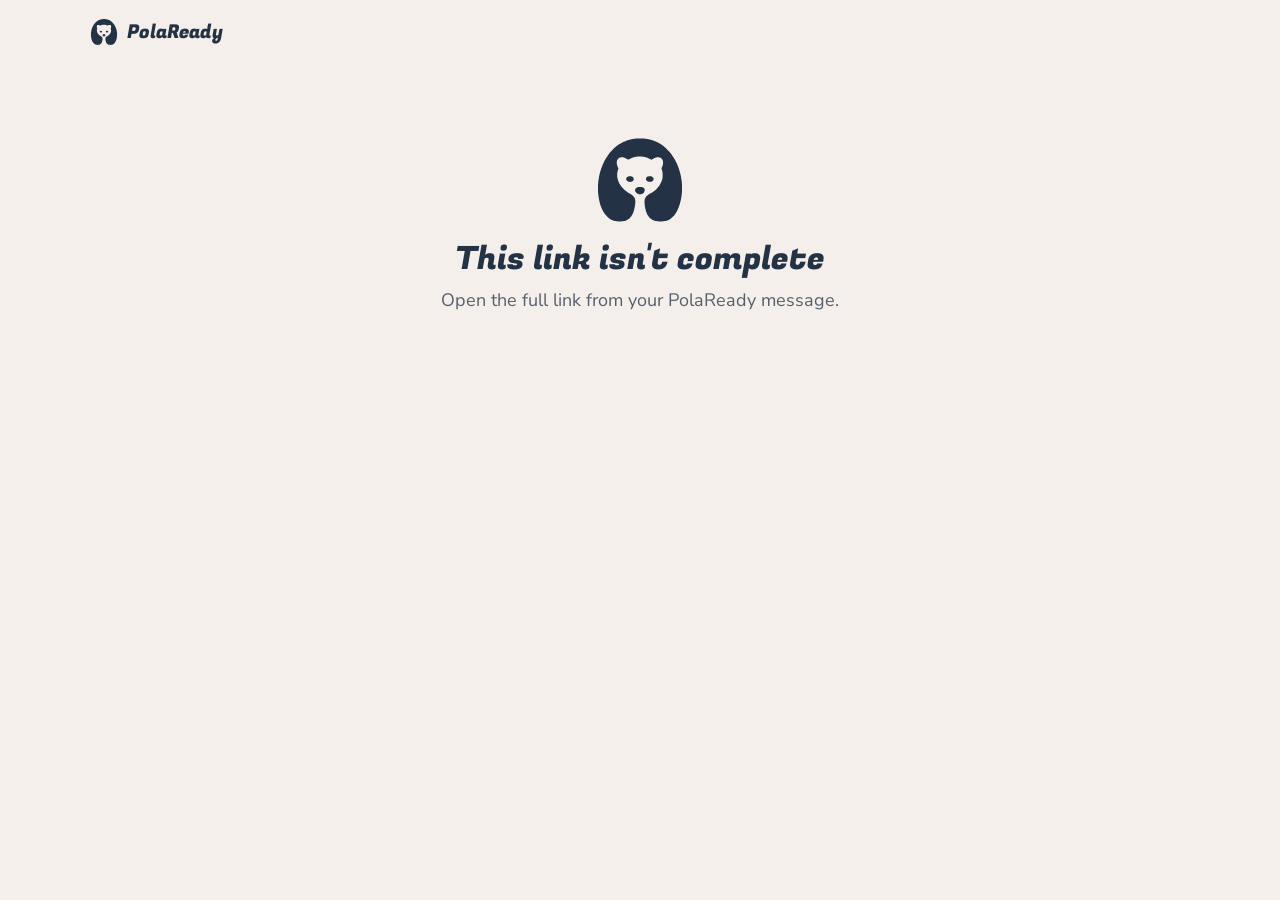
<file: design/index.html>
<!doctype html>
<html lang="en">
<head>
<meta charset="utf-8">
<meta name="viewport" content="width=device-width,initial-scale=1,viewport-fit=cover">
<meta name="robots" content="noindex,nofollow">
<meta name="referrer" content="no-referrer">
<meta name="theme-color" content="#F5EFEB">
<title>Your PolaReady booth</title>
<link rel="icon" href="../assets/icon-192.png">
<link rel="apple-touch-icon" href="../assets/apple-touch-icon.png">
<link rel="preconnect" href="https://fonts.googleapis.com">
<link rel="preconnect" href="https://fonts.gstatic.com" crossorigin>
<link rel="stylesheet" href="https://fonts.googleapis.com/css2?family=Fugaz+One&family=IBM+Plex+Mono:wght@400;500&family=Nunito+Sans:opsz,wght@6..12,400..900&family=Instrument+Serif:ital@0;1&family=Bodoni+Moda:ital,wght@0,500;1,500&family=Libre+Baskerville&display=swap">
<link rel="stylesheet" href="common.css?v=1">
<link rel="stylesheet" href="client.css?v=2">
</head>
<body>
<header class="hd">
  <a class="brand" href="https://polaready.com/" target="_blank" rel="noopener"><i></i>PolaReady</a>
</header>
<main id="app" aria-live="polite"></main>
<script src="../js/vendor/gsap.min.js"></script>
<script src="../admin/config.js?v=1"></script>
<script src="common.js?v=2"></script>
<script src="client.js?v=2"></script>
</body>
</html>
</file>
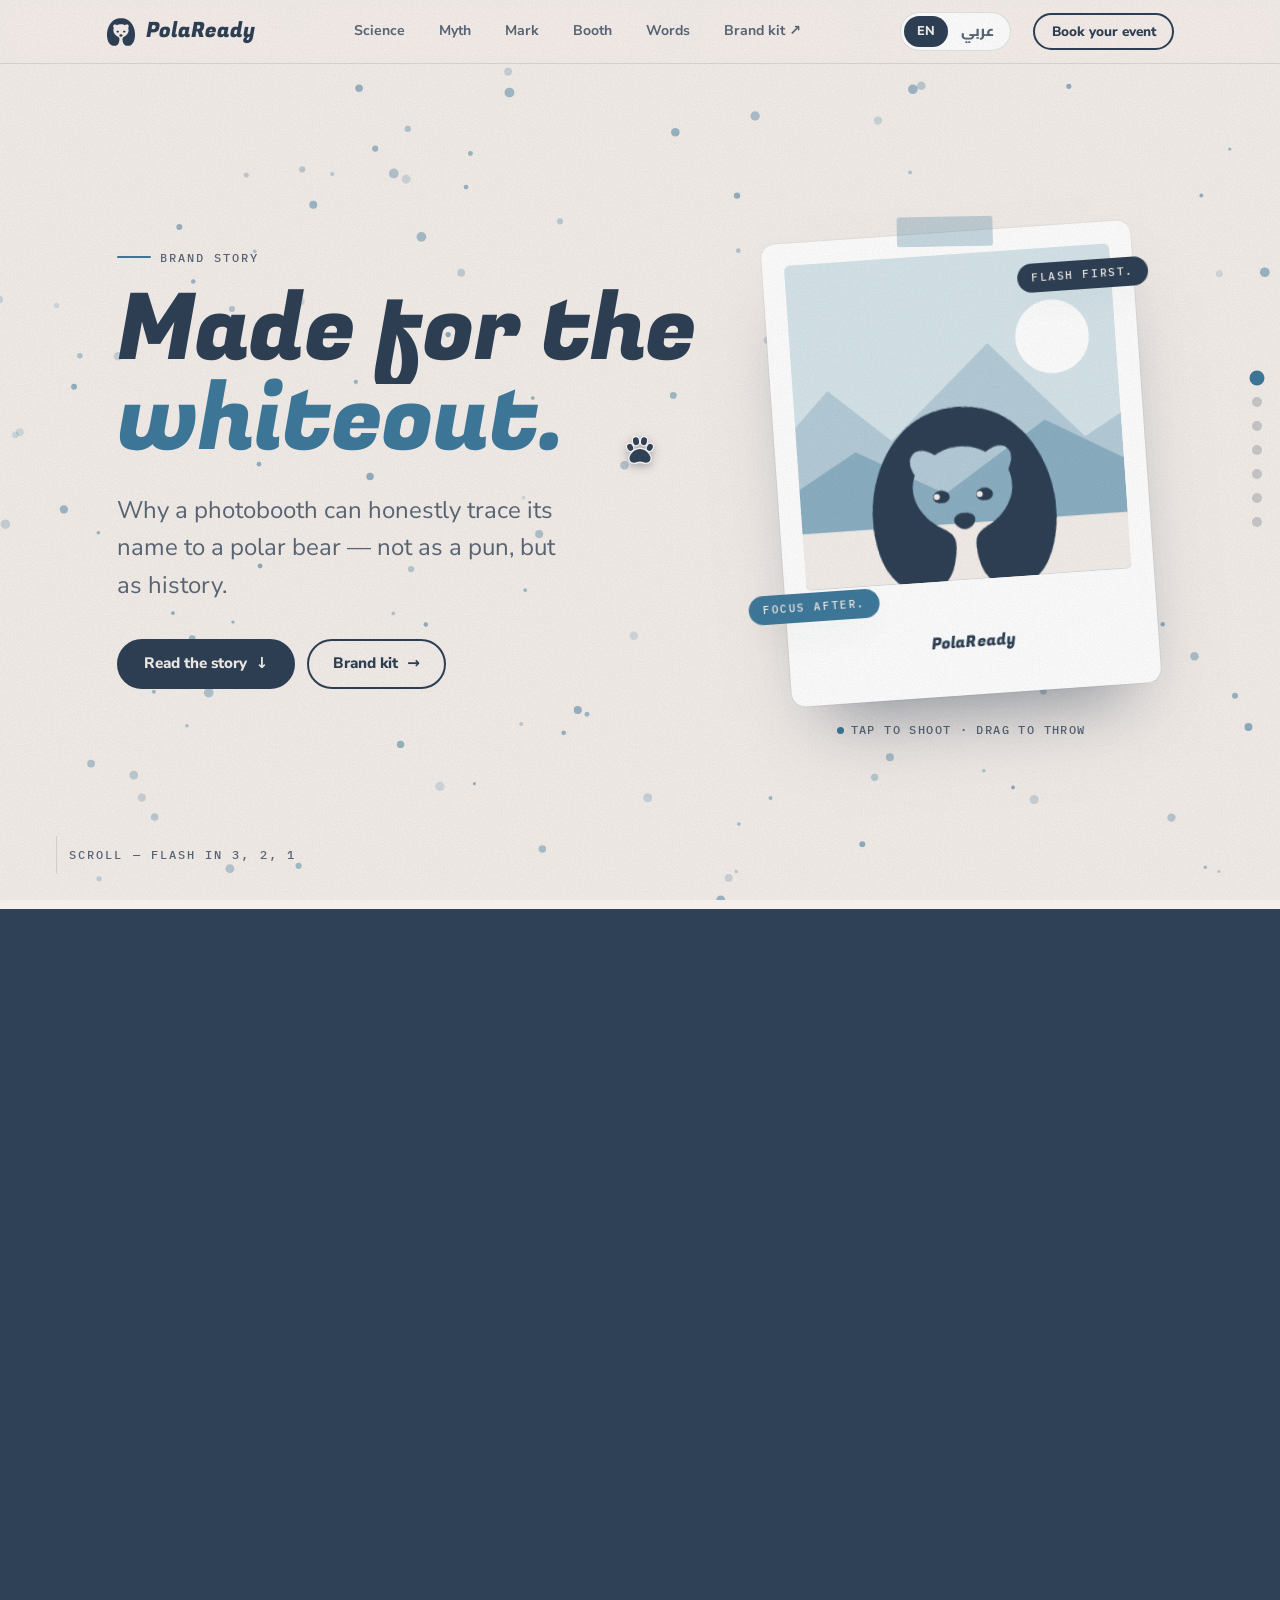
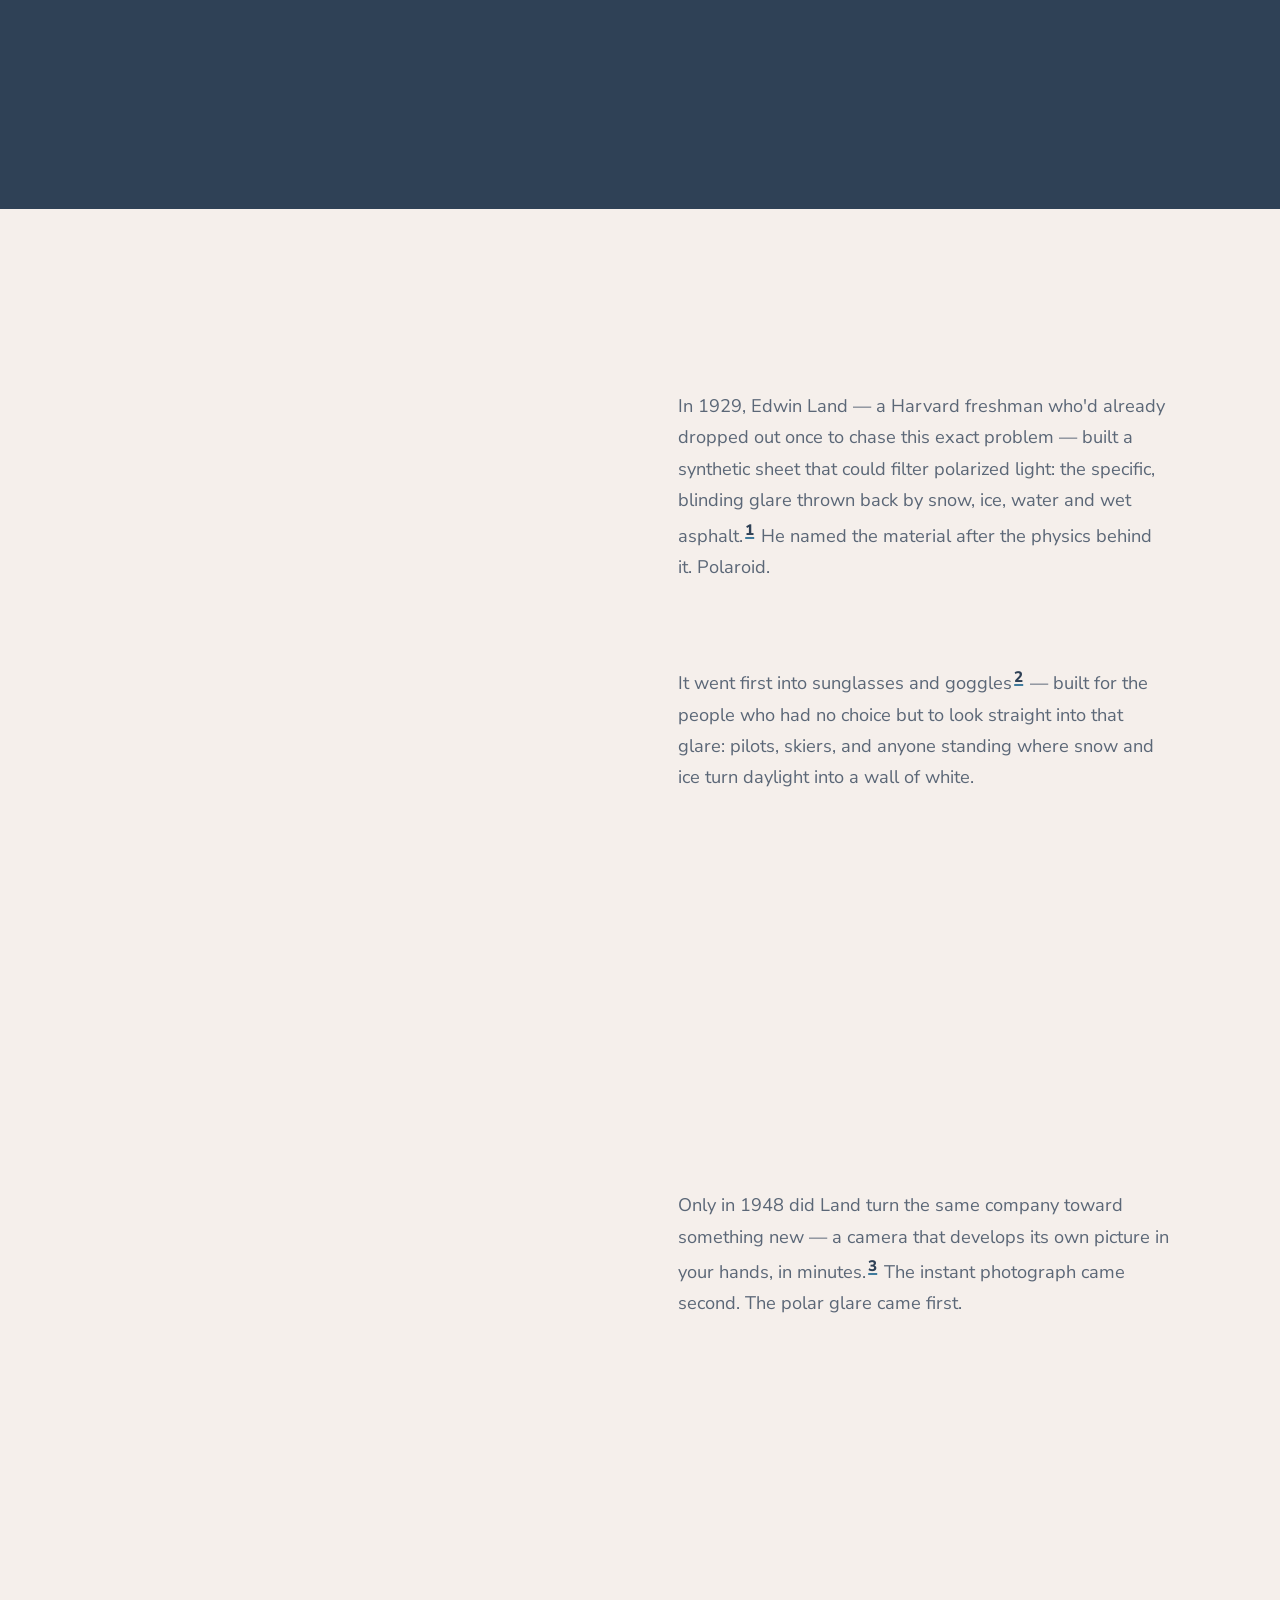
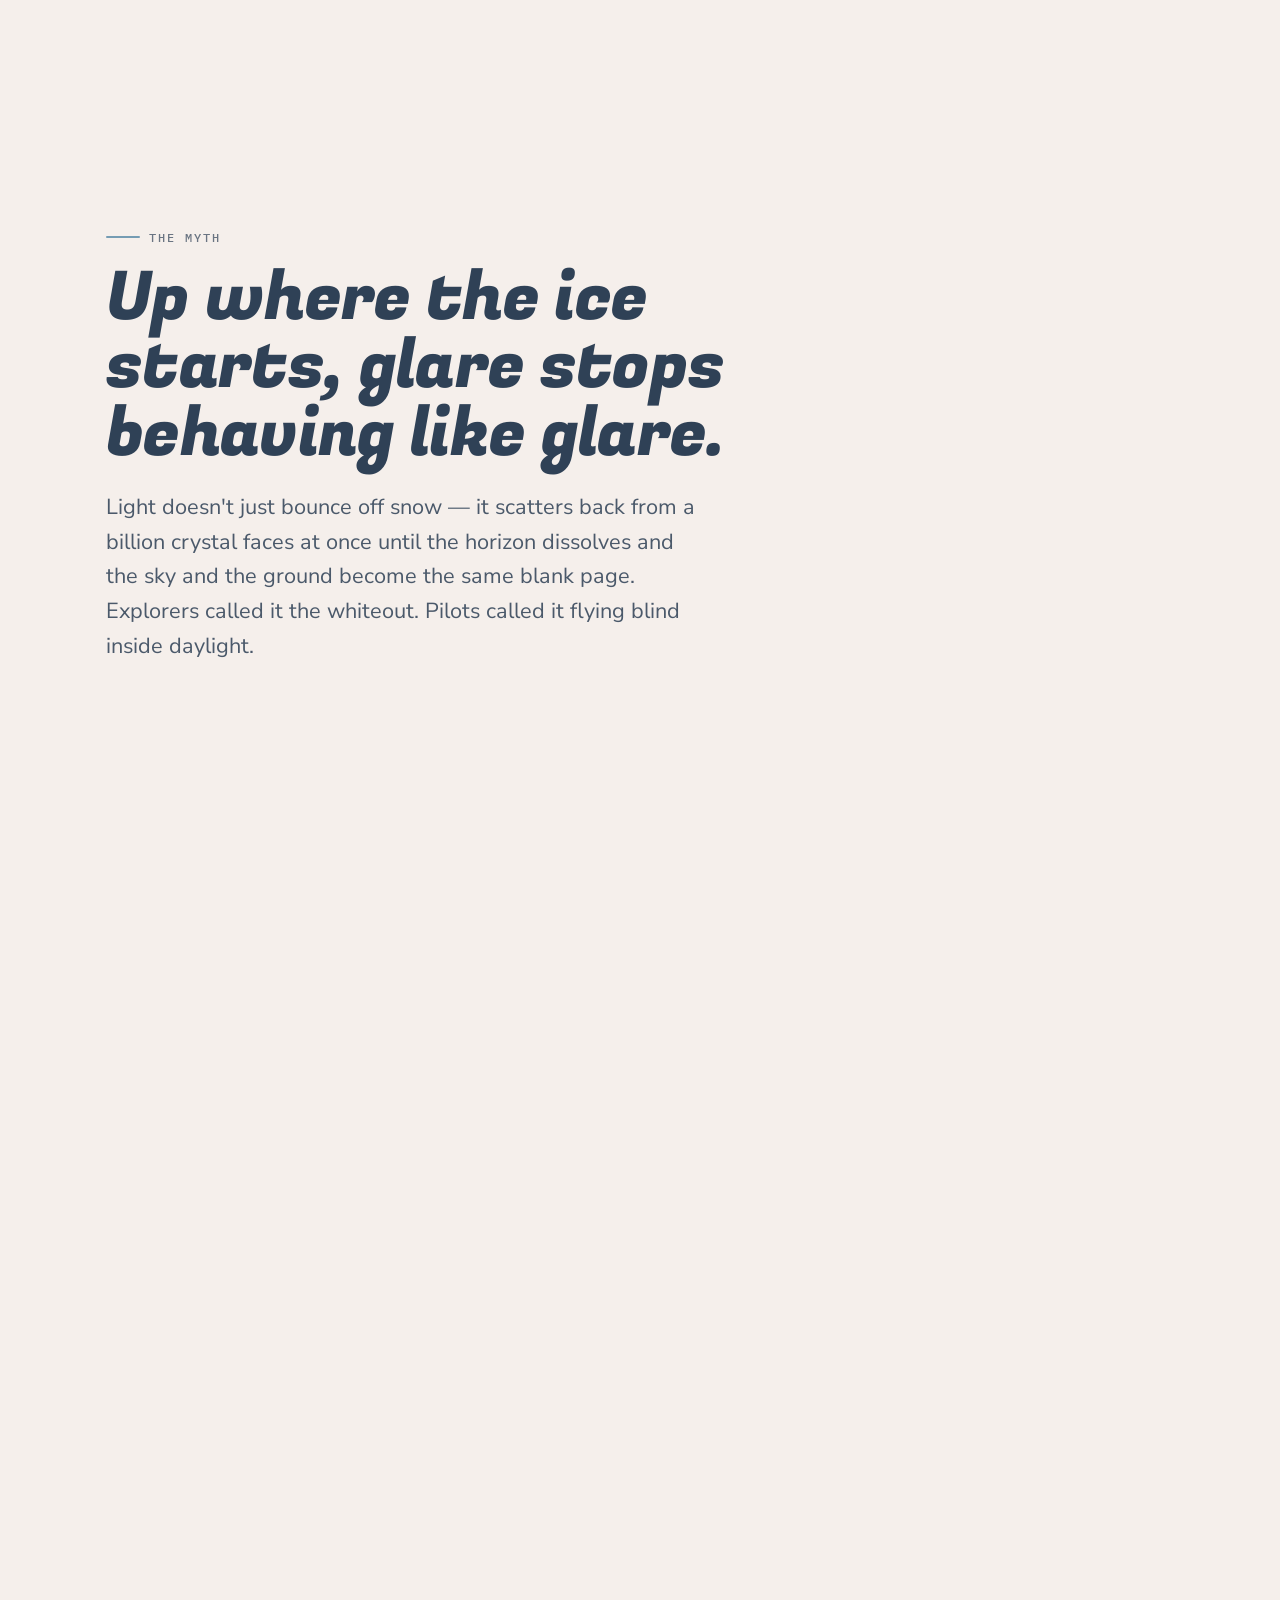
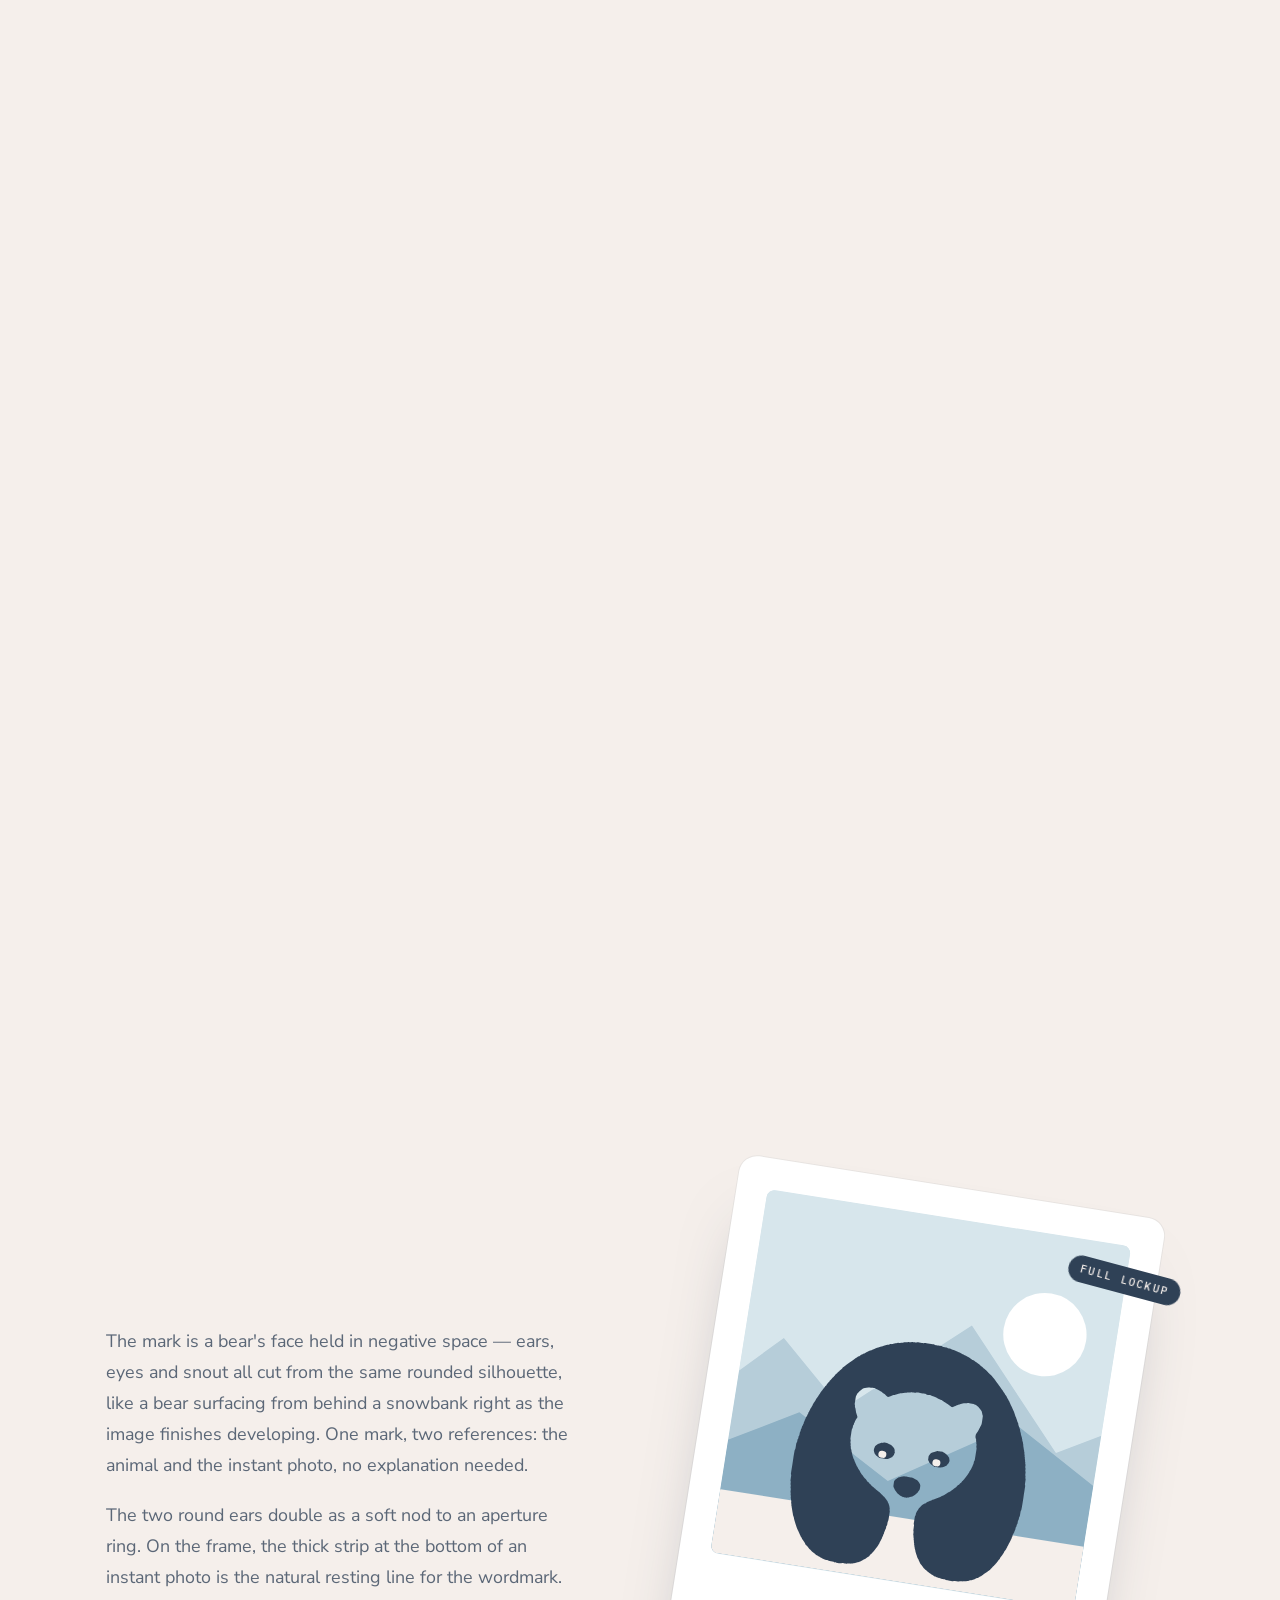
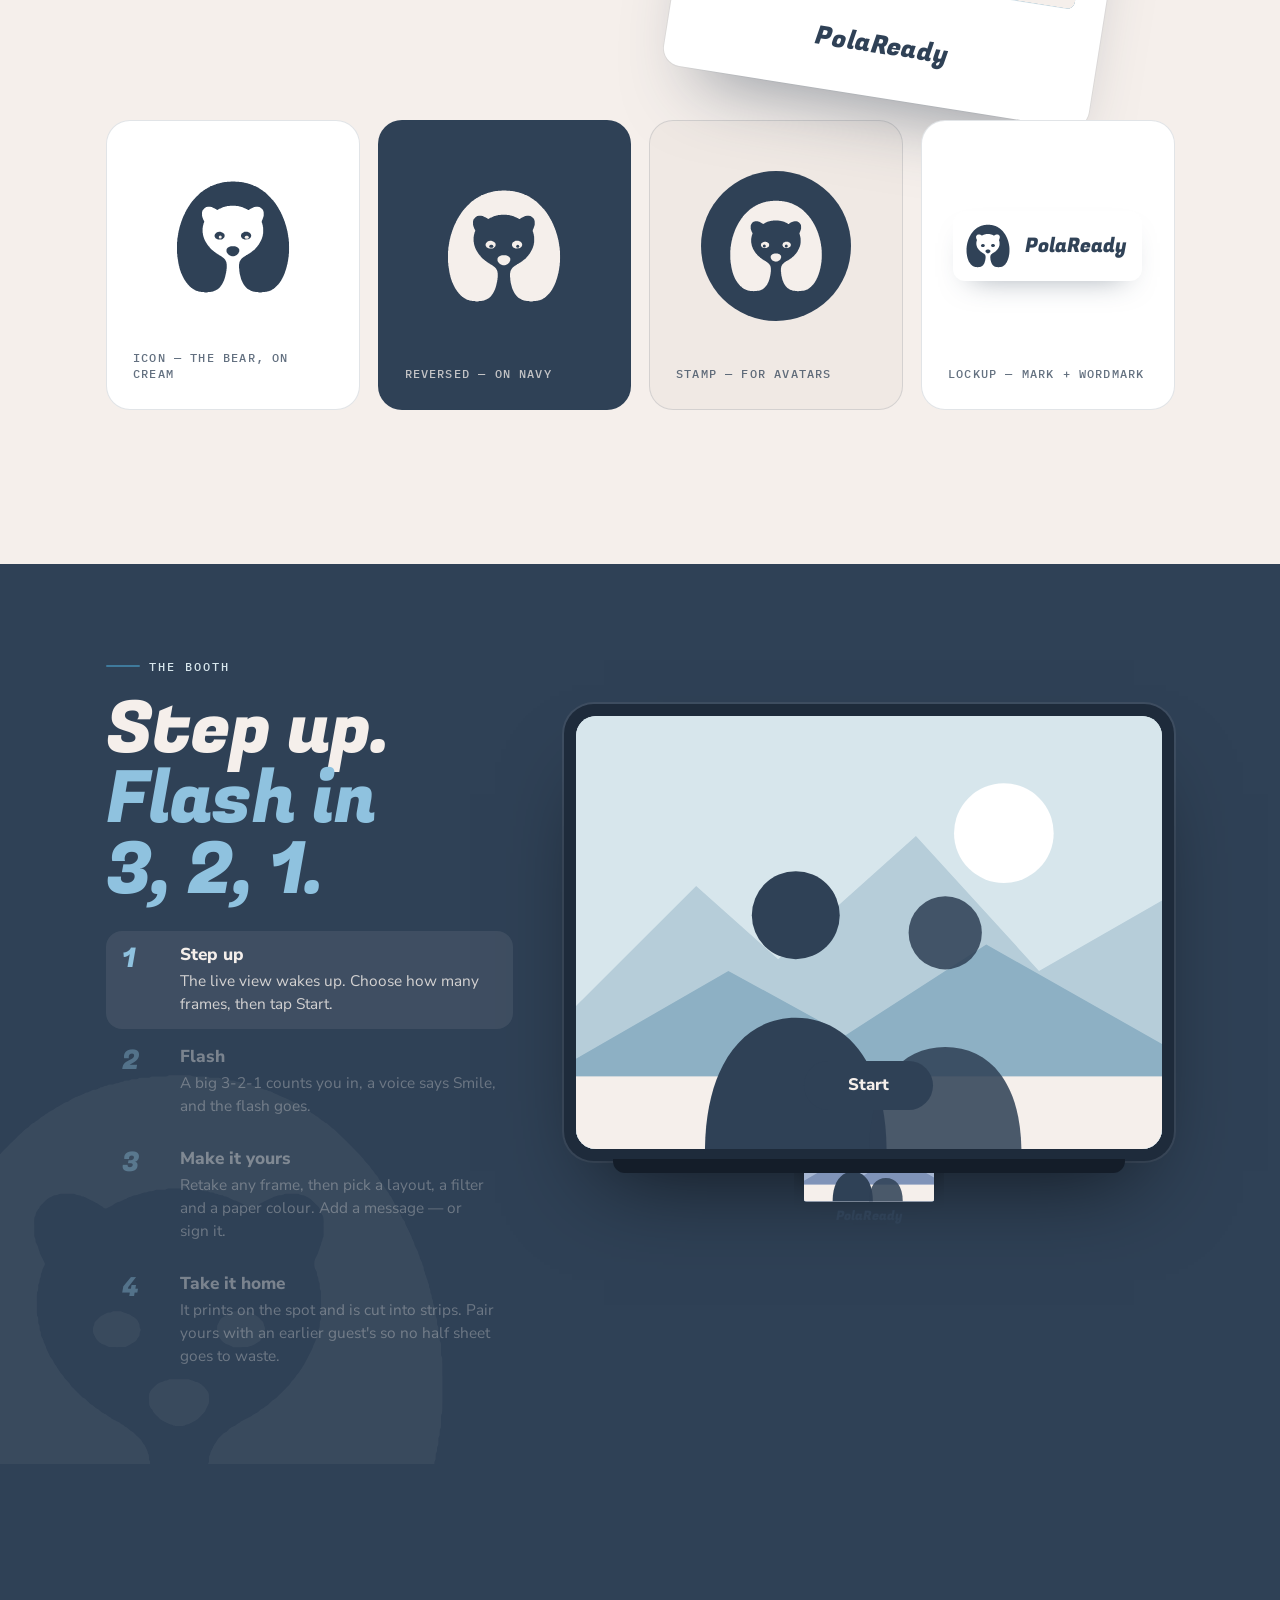
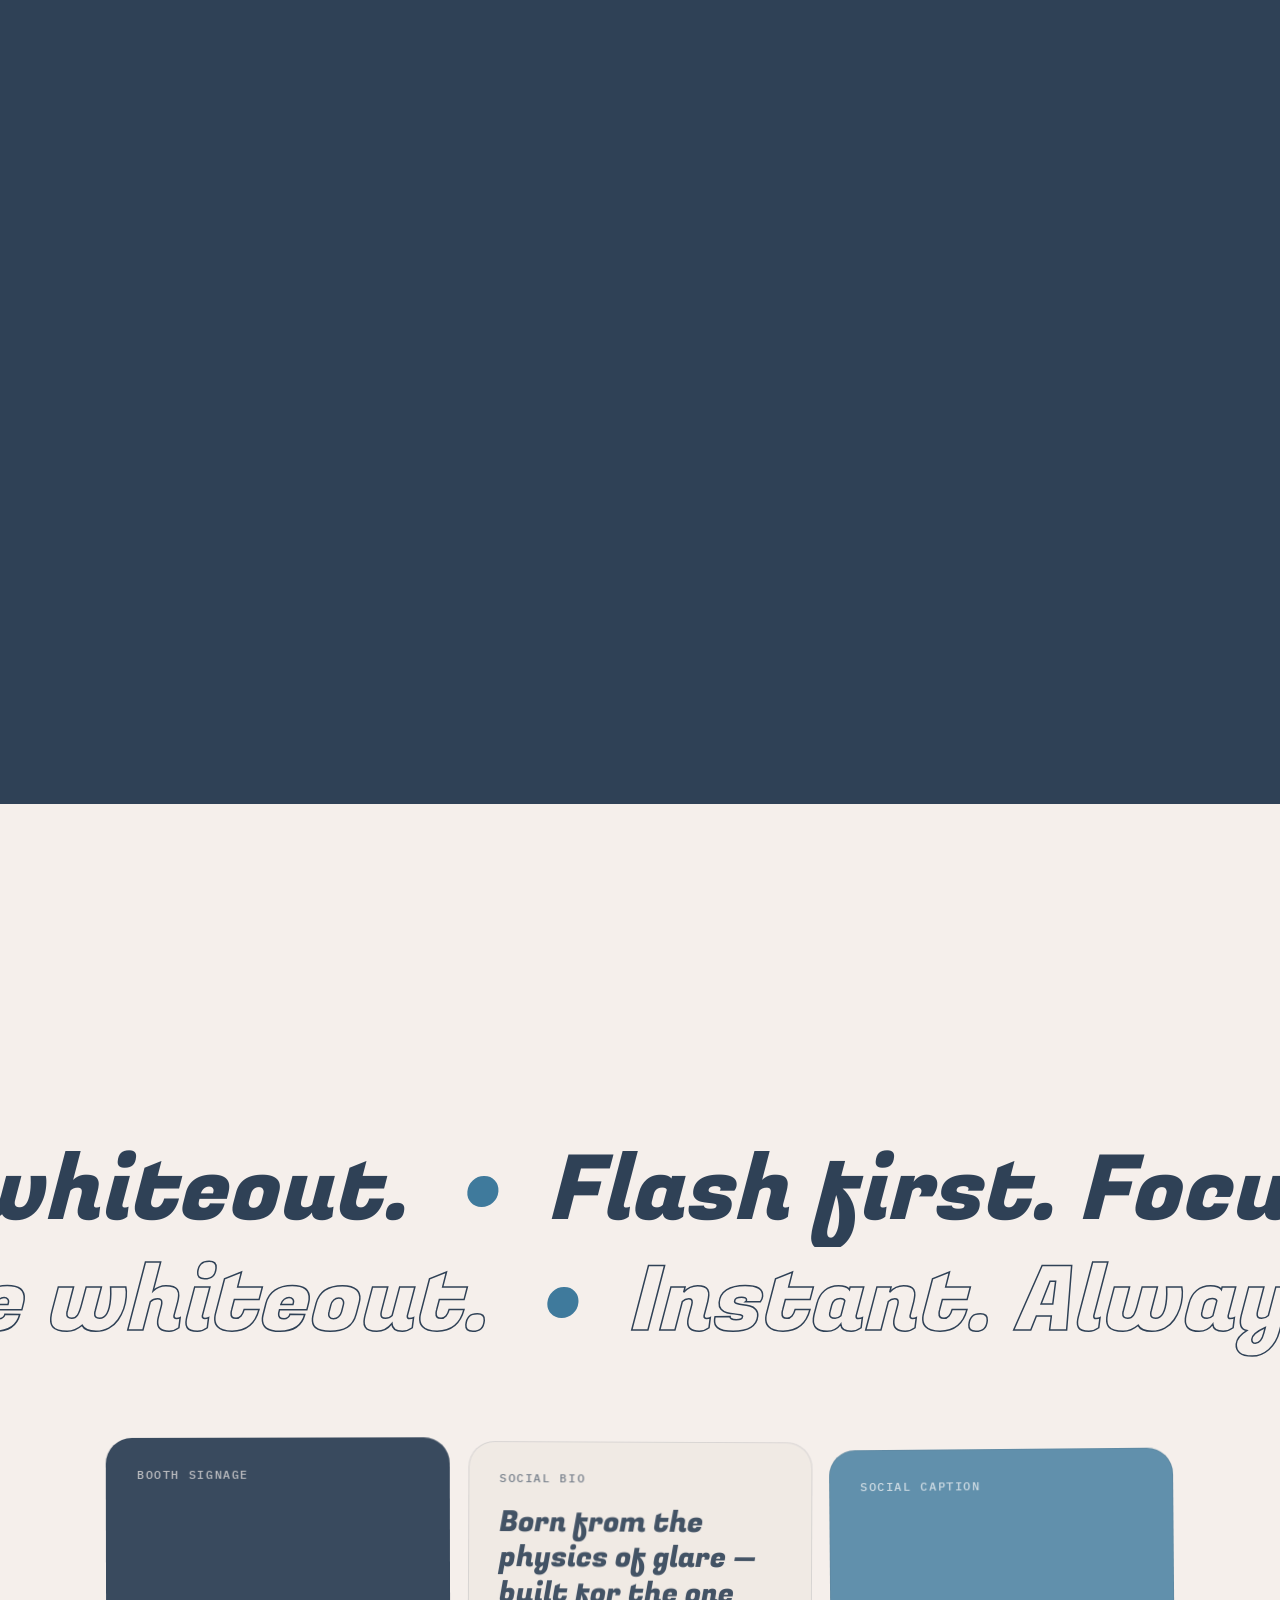
<file: story/index.html>
<!doctype html>
<html lang="en" dir="ltr">
<head>
<meta charset="utf-8">
<meta name="viewport" content="width=device-width,initial-scale=1,viewport-fit=cover">
<title>PolaReady — Made for the whiteout</title>
<meta name="description" content="The story behind PolaReady: why an instant photobooth can honestly trace its name to a polar bear — not as a pun, but as history.">
<meta name="theme-color" content="#f5efeb">
<meta property="og:title" content="PolaReady — Made for the whiteout">
<meta property="og:description" content="Why an instant photobooth can honestly trace its name to a polar bear — not as a pun, but as history.">
<meta property="og:type" content="website">
<meta property="og:url" content="https://polaready.com/story/">
<meta property="og:image" content="https://polaready.com/assets/og.png">
<meta property="og:image:width" content="1200"><meta property="og:image:height" content="630">
<meta name="twitter:card" content="summary_large_image">
<link rel="icon" type="image/png" sizes="192x192" href="../assets/icon-192.png">
<link rel="apple-touch-icon" href="../assets/apple-touch-icon.png">
<link rel="preconnect" href="https://fonts.googleapis.com">
<link rel="preconnect" href="https://fonts.gstatic.com" crossorigin>
<link href="https://fonts.googleapis.com/css2?family=Cairo:wght@300..900&family=Fugaz+One&family=IBM+Plex+Mono:wght@400;500&family=Nunito+Sans:opsz,wght@6..12,300..1000&display=swap" rel="stylesheet">
<script>
  (function (r) {
    r.classList.add('js');
    if (!(window.matchMedia && matchMedia('(prefers-reduced-motion: reduce)').matches)) r.classList.add('anim');
    try { if (sessionStorage.getItem('polaready-curtain')) r.classList.add('curtain-in'); } catch (e) {}
  })(document.documentElement);
</script>
<link rel="stylesheet" href="../css/site.css?v=29">
<link rel="stylesheet" href="../css/play.css?v=1">
</head>
<body data-page="story" data-intro data-title-ar="بولاريدي — صُنعنا من أجل الوهج الأبيض">

<a class="skip" href="#main" data-i18n="skip">Skip to content</a>
<div class="progress" aria-hidden="true"></div>

<header class="nav">
  <div class="wrap in">
    <a class="brand" href="../" aria-label="PolaReady — book your event"><span class="mark" style="--s:30px"></span><span>PolaReady</span></a>
    <ul>
      <li><a href="#science" data-i18n="nav_science">Science</a></li>
      <li><a href="#myth" data-i18n="nav_myth">Myth</a></li>
      <li><a href="#mark" data-i18n="nav_mark">Mark</a></li>
      <li><a href="#booth" data-i18n="nav_booth">Booth</a></li>
      <li><a href="#words" data-i18n="nav_words">Words</a></li>
      <li><a href="../brand-kit/" data-i18n="nav_kit">Brand kit ↗</a></li>
    </ul>
    <div class="lang" role="group" aria-label="Language">
      <button type="button" data-lang="en" lang="en" aria-pressed="true">EN</button>
      <button type="button" data-lang="ar" lang="ar" aria-pressed="false">عربي</button>
    </div>
    <a class="btn ghost" style="padding:.7em 1.2em;font-size:.85rem" href="../#contact"><span data-i18n="m_nav_book">Book your event</span></a>
  </div>
</header>

<nav class="dots" aria-label="Chapters">
  <a href="#top"><span data-i18n="d_top">Start</span></a>
  <a href="#science"><span data-i18n="nav_science">Science</span></a>
  <a href="#myth"><span data-i18n="nav_myth">Myth</span></a>
  <a href="#mark"><span data-i18n="nav_mark">Mark</span></a>
  <a href="#booth"><span data-i18n="nav_booth">Booth</span></a>
  <a href="#words"><span data-i18n="nav_words">Words</span></a>
  <a href="#name"><span data-i18n="d_name">Name</span></a>
</nav>

<!-- shared artwork: a flat landscape and two people, recoloured with CSS variables -->
<svg width="0" height="0" style="position:absolute" aria-hidden="true" focusable="false">
  <defs>
    <symbol id="sc" viewBox="0 0 400 300">
      <rect width="400" height="300" style="fill:var(--sky,#d7e6ec)"/>
      <circle cx="292" cy="82" r="34" style="fill:var(--sun,#fff)"/>
      <path d="M0 200 L82 118 L138 168 L232 84 L316 176 L400 128 V300 H0Z" style="fill:var(--far,#b6cdd9)"/>
      <path d="M0 236 L104 176 L184 220 L280 158 L400 226 V300 H0Z" style="fill:var(--near,#8db0c4)"/>
      <rect y="248" width="400" height="52" style="fill:var(--ground,#f5efeb)"/>
    </symbol>
    <symbol id="pp" viewBox="0 0 400 300">
      <circle cx="150" cy="138" r="30" style="fill:var(--fig,#2f4156)"/>
      <path d="M88 300C88 238 116 208 150 208C184 208 212 238 212 300Z" style="fill:var(--fig,#2f4156)"/>
      <circle cx="252" cy="150" r="25" style="fill:var(--fig,#2f4156)" opacity=".86"/>
      <path d="M200 300C200 252 222 228 252 228C282 228 304 252 304 300Z" style="fill:var(--fig,#2f4156)" opacity=".86"/>
    </symbol>
    <symbol id="sci" viewBox="0 0 400 500">
      <rect width="400" height="500" fill="#d7e6ec"/>
      <circle cx="290" cy="118" r="58" fill="#fff"/>
      <path d="M0 300 L70 196 L128 258 L214 150 L300 262 L360 206 L400 250 V500 H0Z" fill="#b6cdd9"/>
      <path d="M0 356 L96 286 L176 336 L272 264 L400 350 V500 H0Z" fill="#8db0c4"/>
      <path d="M0 400 H400 V500 H0Z" fill="#f5efeb"/>
      <path d="M0 430 L120 404 L260 424 L400 400 V440 L260 462 L120 446 L0 470Z" fill="#c9dde7"/>
      <path d="M40 470 L90 450 L120 480 L70 496Z M250 452 L322 438 L344 470 L280 486Z" fill="#dfeaf0"/>
    </symbol>
  </defs>
</svg>

<main id="main">

<!-- ================================================= HERO -->
<section class="hero" id="top" data-sec>
  <div class="snow" aria-hidden="true"></div>
  <div class="wrap grid">
    <div>
      <span class="eyebrow" data-i18n="hero_eyebrow">Brand story</span>
      <h1 class="display h-xl" data-i18n="hero_h1">Made for the <em>whiteout.</em></h1>
      <p class="lede" data-i18n="hero_lede">Why a photobooth can honestly trace its name to a polar bear — not as a pun, but as history.</p>
      <div class="ctas">
        <a class="btn" href="#timeline"><span data-i18n="hero_cta1">Read the story</span> <span class="arr" aria-hidden="true">↓</span></a>
        <a class="btn ghost" href="../brand-kit/"><span data-i18n="hero_cta2">Brand kit</span> <span class="arr" aria-hidden="true">→</span></a>
      </div>
    </div>
    <div class="stagecard">
      <div class="pdrag" data-cursor="p_shoot" aria-label="Take a photo">
      <div class="pcard" aria-hidden="true">
        <span class="tape"></span>
        <div class="photo">
          <svg viewBox="0 0 400 300" preserveAspectRatio="xMidYMid slice"><use href="#sc"/></svg>
          <span class="mark peek" data-eyes></span>
          <div class="veil"></div>
        </div>
        <div class="lab">PolaReady</div>
        <span class="chip-float a" data-i18n="chip_a">Flash first.</span>
        <span class="chip-float b" data-i18n="chip_b">Focus after.</span>
      </div>
      </div>
      <p class="play-hint" data-i18n="p_hint_card">Tap to shoot · drag to throw</p>
    </div>
  </div>
  <div class="cue" aria-hidden="true"><i></i><span data-i18n="cue">Scroll — flash in 3, 2, 1</span></div>
</section>

<!-- ================================================= TIMELINE -->
<section class="section" id="timeline">
  <div class="wrap">
    <div class="tl-head">
      <div>
        <span class="eyebrow reveal" data-i18n="tl_eyebrow">The story in three frames</span>
        <h2 class="display h-lg reveal" data-i18n="tl_h2">One glare. One century.</h2>
      </div>
    </div>
    <div class="tl">
      <article class="frame reveal" data-count-host style="--i:0">
        <span class="pin"></span>
        <span class="mono tag" data-i18n="tl_1_tag">The filter</span>
        <span class="yr" data-count="1929">1929</span>
        <p data-i18n="tl_1">A 19-year-old invents polarizing film to cut the glare off snow, ice &amp; water</p>
      </article>
      <article class="frame reveal" data-count-host style="--i:1">
        <span class="pin"></span>
        <span class="mono tag" data-i18n="tl_2_tag">The instant</span>
        <span class="yr" data-count="1948">1948</span>
        <p data-i18n="tl_2">The same company points that light science at instant photography</p>
      </article>
      <article class="frame reveal" style="--i:2">
        <span class="pin"></span>
        <span class="mono tag" data-i18n="tl_3_tag">The booth</span>
        <span class="yr" data-i18n="tl_today">Today</span>
        <p data-i18n="tl_3">A photobooth borrows the bear that reads that glare for a living</p>
      </article>
    </div>
  </div>
</section>

<!-- ================================================= SCIENCE -->
<section class="section" id="science" data-sec style="padding-top:clamp(40px,6vw,80px)">
  <div class="wrap sci">
    <div class="sci-sticky reveal" data-r="scale">
      <div class="sci-fig" data-cursor="p_drag" role="img" data-i18n-attr="aria-label:fig_label" aria-label="An illustration of a snowy landscape: on one side washed out by glare, on the other clear through a polarizing filter.">
        <svg viewBox="0 0 400 500" preserveAspectRatio="xMidYMid slice" class="base">
          <use href="#sci"/>
          <rect width="400" height="500" fill="#fff" opacity=".84"/>
          <circle cx="290" cy="118" r="150" fill="#fff" opacity=".55"/>
          <g stroke="#fff" stroke-width="4" stroke-linecap="round" opacity=".9">
            <path d="M290 118 L60 24M290 118 L20 150M290 118 L40 300M290 118 L150 470M290 118 L300 490M290 118 L430 430M290 118 L420 250"/>
          </g>
          <g fill="#fff">
            <path class="sparkle" d="M60 380l8-14 8 14-8 14z"/><path class="sparkle" d="M130 420l6-11 6 11-6 11z"/><path class="sparkle" d="M210 390l9-16 9 16-9 16z"/>
            <path class="sparkle" d="M290 430l7-12 7 12-7 12z"/><path class="sparkle" d="M350 372l6-11 6 11-6 11z"/><path class="sparkle" d="M90 460l6-10 6 10-6 10z"/>
            <path class="sparkle" d="M250 470l8-14 8 14-8 14z"/><path class="sparkle" d="M330 452l6-11 6 11-6 11z"/><path class="sparkle" d="M170 345l6-11 6 11-6 11z"/>
          </g>
        </svg>
        <svg viewBox="0 0 400 500" preserveAspectRatio="xMidYMid slice" class="top"><use href="#sci"/></svg>
        <div class="lens" aria-hidden="true"><i></i></div>
        <span class="fig-hint" data-i18n="p_hint_lens">Drag the lens</span>
        <span class="lab l" data-i18n="fig_with">With a filter</span>
        <span class="lab r" data-i18n="fig_without">Without</span>
      </div>
      <p class="sci-cap" data-i18n="fig_cap">An illustration. Glare is light thrown back by snow, ice and water; a polarizing filter blocks it.</p>
    </div>
    <div class="sci-text">
      <span class="eyebrow reveal" data-i18n="sci_eyebrow">The science</span>
      <h2 class="display h-lg reveal" data-i18n="sci_h2">This isn't wordplay.</h2>
      <p class="reveal" data-i18n="sci_p1">In 1929, Edwin Land — a Harvard freshman who'd already dropped out once to chase this exact problem — built a synthetic sheet that could filter polarized light: the specific, blinding glare thrown back by snow, ice, water and wet asphalt.<sup><a href="https://en.wikipedia.org/wiki/Edwin_H._Land" target="_blank" rel="noopener">1</a></sup> He named the material after the physics behind it. Polaroid.</p>
      <p class="reveal" data-i18n="sci_p2">It went first into sunglasses and goggles<sup><a href="https://www.polaroideyewear.com/pages/polarization" target="_blank" rel="noopener">2</a></sup> — built for the people who had no choice but to look straight into that glare: pilots, skiers, and anyone standing where snow and ice turn daylight into a wall of white.</p>
      <div class="callout reveal" data-r="scale" data-i18n="sci_callout">Nineteen years before "Polaroid" meant an instant photograph, it meant: a way to see clearly in a place too bright to look at.</div>
      <p class="reveal" data-i18n="sci_p3">Only in 1948 did Land turn the same company toward something new — a camera that develops its own picture in your hands, in minutes.<sup><a href="https://www.smithsonianmag.com/innovation/polaroid-inventor-edwin-land-gave-us-more-than-just-instant-photos-180969119/" target="_blank" rel="noopener">3</a></sup> The instant photograph came second. The polar glare came first.</p>
    </div>
  </div>
</section>

<!-- ================================================= MYTH — the page whites out, then develops -->
<section class="myth" id="myth" data-sec>
  <div class="stage">
    <span class="mark mk" aria-hidden="true"></span>

    <div class="beat" data-win="0,0.2" data-first>
      <div class="in">
        <span class="eyebrow" data-i18n="myth_eyebrow">The myth</span>
        <h3 data-i18n="b1_h">Up where the ice starts, glare stops behaving like glare.</h3>
        <p data-i18n="b1_p">Light doesn't just bounce off snow — it scatters back from a billion crystal faces at once until the horizon dissolves and the sky and the ground become the same blank page. Explorers called it the whiteout. Pilots called it flying blind inside daylight.</p>
      </div>
    </div>

    <div class="beat" data-win="0.3,0.5">
      <div class="in">
        <h3 data-i18n="b2_h">One animal reads it anyway.</h3>
        <p data-i18n="b2_p">The polar bear works that glare every day of its life — narrow dark eyes, a lowered head, the patience to wait for something solid to resolve out of all that white. It doesn't fight the brightness. It works with it.</p>
      </div>
    </div>

    <div class="beat" data-win="0.5,0.68">
      <div class="in">
        <h3 data-i18n="b3_h">And in 1929, someone built the filter.</h3>
        <p data-i18n="b3_p">A nineteen-year-old chasing the same problem from the other direction made a sheet that could tame that exact light, and named it after the physics: Polaroid. Nearly two decades later the same company pointed it at a new kind of moment — a photograph that develops itself, right there in your hands.</p>
      </div>
    </div>

    <div class="beat" data-win="0.68,0.85">
      <div class="in">
        <div class="big" data-words data-i18n="b4_big">Before it ever meant an instant photo, Polaroid meant: I can see clearly in a place too bright to look at.</div>
      </div>
    </div>

    <div class="beat" data-win="0.85,1" data-last>
      <div class="in">
        <h3 data-i18n="b5_h">That's the animal at the front of our booth.</h3>
        <p data-i18n="b5_p">Not because it's cold — because for one second, right when the flash goes off, everyone in front of the camera is inside their own tiny whiteout: blinded, exposed, waiting. And then, the way it's worked since 1929, something clear and lasting resolves out of all that white light and lands in your hands.</p>
      </div>
    </div>
  </div>
</section>

<!-- ================================================= THE MARK -->
<section class="section" id="mark" data-sec>
  <div class="wrap">
    <div class="mk-grid">
      <div class="mk-text">
        <span class="eyebrow reveal" data-i18n="mark_eyebrow">The mark</span>
        <h2 class="display h-lg reveal" style="margin-bottom:1.6rem" data-i18n="mark_h2">The bear at the border</h2>
        <p class="reveal" data-i18n="mark_p1">The mark is a bear's face held in negative space — ears, eyes and snout all cut from the same rounded silhouette, like a bear surfacing from behind a snowbank right as the image finishes developing. One mark, two references: the animal and the instant photo, no explanation needed.</p>
        <p class="reveal" data-i18n="mark_p2">The two round ears double as a soft nod to an aperture ring. On the frame, the thick strip at the bottom of an instant photo is the natural resting line for the wordmark.</p>
      </div>
      <div class="lockup reveal" data-r="tilt" aria-hidden="true">
        <div class="ph">
          <svg viewBox="0 0 400 300" preserveAspectRatio="xMidYMid slice" style="--sky:#d7e6ec"><use href="#sc"/></svg>
          <span class="mark bear" data-eyes></span>
        </div>
        <div class="wm">PolaReady</div>
        <span class="arrow-note" data-i18n="lock_note">Full lockup</span>
      </div>
    </div>

    <div class="variants">
      <div class="vcard cream reveal" style="--i:0">
        <div class="stage-v"><span class="mark" data-eyes style="--s:120px;color:var(--navy)"></span></div>
        <small data-i18n="v1">Icon — the bear, on Cream</small>
      </div>
      <div class="vcard navy reveal" style="--i:1">
        <div class="stage-v"><span class="mark" data-eyes="navy" style="--s:120px;color:var(--cream)"></span></div>
        <small data-i18n="v2">Reversed — on Navy</small>
      </div>
      <div class="vcard stamp reveal" style="--i:2">
        <div class="stage-v"><div class="avatar"><span class="mark" data-eyes="navy" style="--s:98px"></span></div></div>
        <small data-i18n="v3">Stamp — for avatars</small>
      </div>
      <div class="vcard cream reveal" style="--i:3">
        <div class="stage-v"><div class="tinyframe"><span class="mark" style="--s:46px;color:var(--navy)"></span><b>PolaReady</b></div></div>
        <small data-i18n="v4">Lockup — mark + wordmark</small>
      </div>
    </div>
  </div>
</section>

<!-- ================================================= THE BOOTH — 3, 2, 1, flash -->
<section class="booth" id="booth" data-sec data-dark="always">
  <div class="stage">
    <span class="mark bgmark" aria-hidden="true"></span>
    <div class="wrap b-grid">
      <div class="b-copy">
        <span class="eyebrow" data-i18n="booth_eyebrow">The booth</span>
        <h2 class="display h-lg" data-i18n="booth_h2">Step up. <em>Flash in 3, 2, 1.</em></h2>
        <ol class="steps">
          <li class="on"><span class="n">1</span><div><h4 data-i18n="s1_h">Step up</h4><p data-i18n="s1_p">The live view wakes up. Choose how many frames, then tap Start.</p></div></li>
          <li><span class="n">2</span><div><h4 data-i18n="s2_h">Flash</h4><p data-i18n="s2_p">A big 3-2-1 counts you in, a voice says Smile, and the flash goes.</p></div></li>
          <li><span class="n">3</span><div><h4 data-i18n="s3_h">Make it yours</h4><p data-i18n="s3_p">Retake any frame, then pick a layout, a filter and a paper colour. Add a message — or sign it.</p></div></li>
          <li><span class="n">4</span><div><h4 data-i18n="s4_h">Take it home</h4><p data-i18n="s4_p">It prints on the spot and is cut into strips. Pair yours with an earlier guest's so no half sheet goes to waste.</p></div></li>
        </ol>
      </div>
      <div class="rig" data-state="idle" aria-hidden="true">
        <div class="dev">
          <div class="screen">
            <svg viewBox="0 0 400 300" preserveAspectRatio="xMidYMid slice"><use href="#sc"/><use href="#pp"/></svg>
            <div class="cd"><span class="c3">3</span></div>
            <div class="smile" data-i18n="smile">Smile!</div>
            <div class="start" data-i18n="start">Start</div>
            <div class="result">
              <div class="shots">
                <div><svg viewBox="0 0 400 300" preserveAspectRatio="xMidYMid slice" style="--sky:#d7e6ec"><use href="#sc"/><use href="#pp"/></svg></div>
                <div><svg viewBox="0 0 400 300" preserveAspectRatio="xMidYMid slice" style="--sky:#f3d9c4;--far:#e0b79a;--near:#c48f77"><use href="#sc"/><use href="#pp" style="transform:scaleX(-1);transform-origin:200px 0"/></svg></div>
                <div><svg viewBox="0 0 400 300" preserveAspectRatio="xMidYMid slice" style="--sky:#cfd9ea;--far:#a7b7d3;--near:#7f93b8"><use href="#sc"/><use href="#pp"/></svg></div>
              </div>
              <div class="chips"><span class="sel" data-i18n="chip_layout">Layout</span><span data-i18n="chip_filter">Filter</span><span data-i18n="chip_paper">Paper</span><span data-i18n="chip_msg">Message</span></div>
            </div>
            <div class="fl"></div>
          </div>
        </div>
        <div class="slot"></div>
        <div class="out">
          <div class="paper">
            <div class="fr"><svg viewBox="0 0 400 300" preserveAspectRatio="xMidYMid slice"><use href="#sc"/><use href="#pp"/></svg></div>
            <div class="fr"><svg viewBox="0 0 400 300" preserveAspectRatio="xMidYMid slice" style="--sky:#f3d9c4;--far:#e0b79a;--near:#c48f77"><use href="#sc"/><use href="#pp"/></svg></div>
            <div class="fr"><svg viewBox="0 0 400 300" preserveAspectRatio="xMidYMid slice" style="--sky:#cfd9ea;--far:#a7b7d3;--near:#7f93b8"><use href="#sc"/><use href="#pp"/></svg></div>
            <div class="wmk">PolaReady</div>
          </div>
        </div>
      </div>
    </div>
  </div>
</section>

<!-- ================================================= WORDS -->
<section class="section" id="words" data-sec style="overflow:hidden">
  <div class="wrap">
    <span class="eyebrow reveal" data-i18n="words_eyebrow">In the wild</span>
    <h2 class="display h-lg reveal" style="margin-bottom:clamp(30px,5vw,60px)" data-i18n="words_h2">Cuts for every surface</h2>
  </div>
  <div class="marq"><div class="track">
    <span data-i18n="w1">Made for the whiteout.</span><span data-i18n="w2">Flash first. Focus after.</span><span data-i18n="w3">The moment, developed.</span><span data-i18n="w4">Step into the glare.</span><span data-i18n="w5">Instant. Always.</span>
  </div></div>
  <div class="marq rev out"><div class="track">
    <span data-i18n="w5">Instant. Always.</span><span data-i18n="w4">Step into the glare.</span><span data-i18n="w3">The moment, developed.</span><span data-i18n="w2">Flash first. Focus after.</span><span data-i18n="w1">Made for the whiteout.</span>
  </div></div>
  <div class="wrap">
    <div class="says">
      <div class="say nv reveal" style="--i:0"><span class="t" data-i18n="t_sign">Booth signage</span><span class="x" data-i18n="x_sign">Step up — flash in 3, 2, 1</span></div>
      <div class="say sf reveal" style="--i:1"><span class="t" data-i18n="t_bio">Social bio</span><span class="x" data-i18n="x_bio">Born from the physics of glare — built for the one second everyone looks their best.</span></div>
      <div class="say gl reveal" style="--i:2"><span class="t" data-i18n="t_cap">Social caption</span><span class="x" data-i18n="x_cap1">Say cheese into the glare.</span></div>
      <div class="say reveal" style="--i:0"><span class="t" data-i18n="t_cap">Social caption</span><span class="x" data-i18n="x_cap2">Everyone gets their own thirty seconds of whiteout.</span></div>
      <div class="say nv reveal" style="--i:1"><span class="t" data-i18n="t_event">Event line</span><span class="x" data-i18n="x_event">Save the date — glare guaranteed.</span></div>
      <div class="say sf reveal" style="--i:2"><span class="t" data-i18n="t_cap">Social caption</span><span class="x" data-i18n="x_cap3">Developed in the time it takes to blink.</span></div>
      <div class="say wide reveal"><span class="t" data-i18n="t_pitch">Pitch deck — the one-liner</span><span class="x" data-i18n="x_pitch">PolaReady is an instant photobooth brand built on the real, century-old science of polarized light — the same physics that makes snow blinding is the physics that makes our photos instant, with a polar bear standing calm at the center of the flash.</span></div>
    </div>
    <div class="says-bar">
      <button type="button" class="btn shuffle"><svg class="ic" viewBox="0 0 24 24" width="18" height="18" fill="none" stroke="currentColor" stroke-width="2.2" stroke-linecap="round" stroke-linejoin="round" aria-hidden="true"><path d="M16 3h5v5"/><path d="M4 20 21 3"/><path d="M21 16v5h-5"/><path d="m15 15 6 6"/><path d="M4 4l5 5"/></svg> <span data-i18n="p_shuffle">Shuffle the cards</span></button>
      <span class="play-hint" data-i18n="p_hint_says">Click any card to copy its line.</span>
    </div>
    <p style="margin-top:28px" class="reveal"><a class="btn ghost" href="../brand-kit/#library"><span data-i18n="w_more">Every line lives in the brand kit</span> <span class="arr" aria-hidden="true">→</span></a></p>
  </div>
</section>

<!-- ================================================= THE NAME -->
<section class="section name" id="name" data-sec>
  <div class="wrap">
    <span class="eyebrow reveal" data-i18n="name_eyebrow">The name</span>
    <div class="pr" aria-label="Pola plus Ready"><span class="pola">Pola</span><span class="plus">+</span><span class="ready">Ready</span></div>
    <p class="play-hint name-hint" data-i18n="p_hint_name">Go on, throw the letters.</p>
    <div class="meanings">
      <div class="mean reveal" style="--i:0"><h4>Pola</h4><p data-i18n="mean1">Polaroid, polar. The physics and the place.</p></div>
      <div class="mean r reveal" style="--i:1"><h4>Ready</h4><p data-i18n="mean2">Always on, camera-ready, instant.</p></div>
    </div>
    <p class="lede reveal" style="margin:2.4rem auto 0;max-width:40ch" data-i18n="name_p">It's easy to say, and the story above gives it a real reason to be named this — not just a pun.</p>
  </div>
</section>

<!-- ================================================= THE SYSTEM -->
<section class="section" id="system" data-sec style="padding-top:0">
  <div class="wrap">
    <span class="eyebrow reveal" data-i18n="sys_eyebrow">The system</span>
    <h2 class="display h-lg reveal" style="margin-bottom:clamp(30px,5vw,56px);max-width:16ch" data-i18n="sys_h2">Five colours. Two typefaces. One bear.</h2>
    <div class="swatches reveal">
      <button class="swatch" type="button" data-copy="#2F4156" style="background:#2f4156;color:#f5efeb"><span class="cp" data-i18n="copy">Copy</span><b>Navy</b><code>#2F4156</code><small data-i18n="sw1">Primary ink — text, wordmark, dark grounds.</small></button>
      <button class="swatch" type="button" data-copy="#3F7A9C" style="background:#3f7a9c;color:#fff"><span class="cp" data-i18n="copy">Copy</span><b>Glacier</b><code>#3F7A9C</code><small data-i18n="sw2">The one accent — links, highlights.</small></button>
      <button class="swatch" type="button" data-copy="#F5EFEB" style="background:#f5efeb;color:#2f4156"><span class="cp" data-i18n="copy">Copy</span><b>Cream</b><code>#F5EFEB</code><small data-i18n="sw3">Primary background.</small></button>
      <button class="swatch" type="button" data-copy="#FFFFFF" style="background:#fff;color:#2f4156"><span class="cp" data-i18n="copy">Copy</span><b>Snowbank</b><code>#FFFFFF</code><small data-i18n="sw4">Cards and surfaces.</small></button>
      <button class="swatch" type="button" data-copy="#D1D0D0" style="background:#d1d0d0;color:#2f4156"><span class="cp" data-i18n="copy">Copy</span><b>Ash Line</b><code>#D1D0D0</code><small data-i18n="sw5">Borders and hairlines.</small></button>
    </div>
    <div class="specimen">
      <div class="spec reveal" style="--i:0"><span class="fam">Fugaz One</span><div class="display h-md">Made for the whiteout</div></div>
      <div class="spec reveal" style="--i:1"><span class="fam">Nunito Sans</span><p style="margin:0;color:var(--ink-soft)" data-i18n="spec_p">Before it ever meant an instant photo, Polaroid meant: I can see clearly in a place too bright to look at.</p></div>
    </div>
    <p style="margin-top:34px" class="reveal"><a class="btn" href="../brand-kit/"><span data-i18n="sys_cta">Open the full brand kit</span> <span class="arr" aria-hidden="true">→</span></a></p>
  </div>
</section>

</main>

<footer class="foot" id="foot" data-dark="always">
  <span class="mark bgm" aria-hidden="true"></span>
  <div class="wrap">
    <h2 class="display h-xl" data-words data-words-view data-i18n="foot_h2">Made for the whiteout.</h2>
    <div class="cols">
      <div>
        <h5 data-i18n="foot_src">Sources</h5>
        <ol>
          <li><a href="https://en.wikipedia.org/wiki/Edwin_H._Land" target="_blank" rel="noopener">Edwin H. Land — Wikipedia</a></li>
          <li><a href="https://www.polaroideyewear.com/pages/polarization" target="_blank" rel="noopener">Polaroid Eyewear, “Polarised Lenses: Better Sight since 1929” — polaroideyewear.com</a></li>
          <li><a href="https://www.smithsonianmag.com/innovation/polaroid-inventor-edwin-land-gave-us-more-than-just-instant-photos-180969119/" target="_blank" rel="noopener">“Polaroid Inventor Edwin Land Gave Us More Than Just Instant Photos” — Smithsonian Magazine</a></li>
        </ol>
      </div>
      <div>
        <h5 data-i18n="foot_go">Keep going</h5>
        <p style="display:flex;flex-wrap:wrap;gap:10px;margin:0">
          <a class="btn" href="../brand-kit/"><span data-i18n="nav_kit">Brand kit ↗</span></a>
          <a class="btn ghost" href="#top"><span data-i18n="foot_top">Back to top</span> <span aria-hidden="true">↑</span></a>
        </p>
      </div>
    </div>
    <div class="end"><span class="brand" style="font-size:1.1rem"><span class="mark" style="--s:26px"></span><span>PolaReady</span></span><span data-i18n="foot_note">Origin story · brand kit</span></div>
  </div>
  <div class="foot-word" aria-hidden="true"><span>P</span><span>o</span><span>l</span><span>a</span><span>R</span><span>e</span><span>a</span><span>d</span><span>y</span></div>
</footer>

<script src="../js/i18n.js?v=17"></script>
<script src="../js/vendor/gsap.min.js?v=3.15.0"></script>
<script src="../js/vendor/ScrollTrigger.min.js?v=3.15.0"></script>
<script src="../js/vendor/SplitText.min.js?v=3.15.0"></script>
<script src="../js/vendor/Draggable.min.js?v=3.15.0"></script>
<script src="../js/vendor/InertiaPlugin.min.js?v=3.15.0"></script>
<script src="../js/vendor/Flip.min.js?v=3.15.0"></script>
<script src="../js/vendor/lenis.min.js?v=1.3.26"></script>
<script src="../js/site.js?v=23"></script>
<script src="../js/motion.js?v=1"></script>
<script src="../js/play.js?v=1"></script>
</body>
</html>
</file>
<file: css/site.css>
/* ==========================================================================
   PolaReady — site styles (story page + brand kit)
   Tokens are the approved brand kit: Cream, Navy, Glacier, Snowbank, Ash Line.
   Flat on purpose: no gradients in the chrome. Colour stays scarce so the
   photo strip is the only saturated object on the page.
   ========================================================================== */

:root{
  --navy:#2f4156;
  --glacier:#3f7a9c;
  --cream:#f5efeb;
  --snow:#ffffff;
  --ash:#d1d0d0;

  --ink:var(--navy);
  --ink-soft:#5b6777;
  --ink-faint:#7e8792;
  --surface:#ffffff;
  --surface-2:#f0e9e4;
  --ice-soft:#d7e6ec;
  --line:rgba(47,65,86,.14);
  --wash:rgba(47,65,86,.05);
  --wash-strong:rgba(47,65,86,.09);

  --f-display:"Fugaz One","Cairo",system-ui,sans-serif;
  --f-body:"Nunito Sans","Cairo",system-ui,-apple-system,"Segoe UI",sans-serif;
  --f-mono:"IBM Plex Mono","Cairo",ui-monospace,SFMono-Regular,Menlo,monospace;

  --ease:cubic-bezier(.22,.72,.18,1);
  --wrap:1180px;
  --gut:clamp(20px,5vw,56px);
  --dir:1;              /* +1 left-to-right, -1 right-to-left: flips horizontal motion */
}
html[dir="rtl"]{
  --dir:-1;
  --f-display:"Cairo","Fugaz One",system-ui,sans-serif;
  --f-mono:"Cairo","IBM Plex Mono",ui-monospace,monospace;
}

/* ---------- base ---------- */
*,*::before,*::after{box-sizing:border-box}
html{-webkit-text-size-adjust:100%;scroll-padding-top:72px}
body{
  margin:0;background:var(--cream);color:var(--ink);
  font:400 clamp(1rem,.96rem + .2vw,1.125rem)/1.72 var(--f-body);
  -webkit-font-smoothing:antialiased;text-rendering:optimizeLegibility;
  overflow-x:clip;
}
img,svg{max-width:100%;display:block}
/* nothing tilted, thrown or parallaxed near an edge may widen the page on a
   phone; clip (not hidden) so sticky sections inside keep working */
main{overflow-x:clip}
a{color:inherit}
p{margin:0 0 1.1em;text-wrap:pretty}
h1,h2,h3,h4{margin:0;font-weight:400;text-wrap:balance}
::selection{background:var(--glacier);color:#fff}
:focus-visible{outline:3px solid var(--glacier);outline-offset:3px;border-radius:6px}
.sr{position:absolute;width:1px;height:1px;overflow:hidden;clip:rect(0 0 0 0);white-space:nowrap}

/* ------------------------------------------------- custom cursor: a bear paw
   Fine-pointer devices only (touch/no-hover gets the native cursor
   untouched) and skipped entirely under prefers-reduced-motion - see
   setupCursor in site.js, which only runs the JS half when both of
   those hold. Position tracking has no CSS transition on either
   element (the paw must track instantly; the label disc's lag comes from
   a JS rAF lerp, not CSS, so the two effects don't double up). */
/* .cursor-on lives on <body> (set by script), so it is matched on body itself
   - never combined with .js, which is on <html> */
@media (hover:hover) and (pointer:fine){
  body.cursor-on,body.cursor-on *{cursor:none!important}
  body.cursor-on input,body.cursor-on textarea{cursor:text!important}
}
/* the paw (see setupCursor): its wrapper is positioned and tilted by
   script every frame, so every size/colour change lives on the svg inside,
   never on the wrapper's transform */
.cursor-paw,.cursor-ring{position:fixed;top:0;left:0;pointer-events:none;z-index:600;will-change:transform}
.cursor-paw{width:34px;height:34px;color:var(--navy);--edge:var(--cream);transition:opacity .2s}
/* a sticker edge in the opposite tone keeps the paw readable over photos,
   navy panels and cream alike, wherever the pointer happens to be */
.cursor-paw svg{display:block;width:100%;height:100%;fill:currentColor;stroke:var(--edge);stroke-width:5;paint-order:stroke;stroke-linejoin:round;
  overflow:visible;transform-origin:50% 60%;filter:drop-shadow(0 3px 4px rgba(20,30,45,.3));transition:transform .35s cubic-bezier(.34,1.56,.64,1),color .25s}
body.cursor-hover .cursor-paw{color:var(--glacier)}
body.cursor-hover .cursor-paw svg{transform:scale(1.4)}
body.cursor-down .cursor-paw svg{transform:scale(.78,.68);transition-duration:.12s}
body.cursor-down.cursor-hover .cursor-paw svg{transform:scale(1.1,.95)}
body.on-dark .cursor-paw{color:var(--cream);--edge:var(--navy)}
body.on-dark.cursor-hover .cursor-paw{color:#8fc2df}
body.on-dark .cursor-paw svg{filter:drop-shadow(0 3px 5px rgba(0,0,0,.45))}
/* the label disc rides beside the paw, below-right, only over [data-cursor] */
.cursor-ring{width:84px;height:84px;margin:46px 0 0 46px;border-radius:50%;background:var(--glacier);display:grid;place-items:center;
  opacity:0;scale:.3;transition:opacity .25s,scale .4s cubic-bezier(.34,1.56,.64,1)}
.cursor-label{font:800 .8rem/1 var(--f-body);color:#fff;white-space:nowrap}
body.cursor-labeled .cursor-ring{opacity:1;scale:1}
html[dir="rtl"] .cursor-ring{margin:46px 0 0 -46px}
/* prints left where the paw came down */
.pawprint{position:fixed;z-index:599;width:26px;height:26px;margin:-13px 0 0 -13px;pointer-events:none;color:var(--glacier);
  transform:rotate(var(--r,0deg));animation:pawprint 1.4s ease-out forwards}
.pawprint svg{display:block;width:100%;height:100%;fill:currentColor}
body.on-dark .pawprint{color:#8fc2df}
@keyframes pawprint{0%{opacity:0;scale:1.5}12%{opacity:.75;scale:1}70%{opacity:.45}100%{opacity:0;scale:.92}}

/* ---------------------------------------------------------- film grain
   One fixed, tiled noise layer over everything (below the cursor), so the
   flat brand colours read as printed paper rather than screen fill. */
body::after{
  content:"";position:fixed;inset:0;z-index:550;pointer-events:none;opacity:.07;
  background-image:url("data:image/svg+xml;utf8,<svg xmlns='http://www.w3.org/2000/svg' width='180' height='180'><filter id='n'><feTurbulence type='fractalNoise' baseFrequency='.9' numOctaves='3' stitchTiles='stitch'/><feColorMatrix values='0 0 0 0 0 0 0 0 0 0 0 0 0 0 0 0 0 0 1 0'/></filter><rect width='100%' height='100%' filter='url(%23n)'/></svg>");
}

/* ------------------------------------------------------- page curtain
   See setupCurtain in site.js. Sits below the cursor, above the intro. */
.curtain{
  position:fixed;inset:0;z-index:580;background:var(--navy);color:var(--cream);display:grid;place-items:center;
  transform:translateY(101%);transition:transform .62s cubic-bezier(.76,0,.24,1);pointer-events:none;
}
.curtain .mark{--s:76px;opacity:0;transform:translateY(18px);transition:opacity .3s .2s,transform .5s var(--ease) .2s}
.curtain.cover{transform:none;pointer-events:auto}
.curtain.cover .mark{opacity:1;transform:none}
.curtain.cover.lift{transform:translateY(-101%);transition-duration:.95s}
.curtain.still,.curtain.still .mark{transition:none}
html.curtain-in body::before{content:"";position:fixed;inset:0;z-index:580;background:var(--navy)}

/* ------------------------------------------------------ smooth scroll (Lenis) */
html.lenis,html.lenis body{height:auto}
.lenis.lenis-smooth{scroll-behavior:auto!important}
.lenis.lenis-smooth [data-lenis-prevent]{overscroll-behavior:contain}
.lenis.lenis-stopped{overflow:hidden}
.skip{position:fixed;inset-inline-start:12px;top:-60px;z-index:100;background:var(--navy);color:var(--cream);padding:10px 16px;border-radius:999px;transition:top .2s}
.skip:focus{top:12px}

.wrap{max-width:var(--wrap);margin-inline:auto;padding-inline:var(--gut)}
.section{position:relative;padding-block:clamp(84px,12vw,168px)}

/* ---------- type ---------- */
.display{font-family:var(--f-display);font-weight:400;line-height:.98;letter-spacing:-.012em}
html[dir="rtl"] .display{font-weight:900;line-height:1.18;letter-spacing:0}
html[dir="rtl"] .h-xl{font-size:clamp(3rem,8.2vw,7rem)}
.h-xl{font-size:clamp(3.4rem,10.6vw,9.4rem)}
.h-lg{font-size:clamp(2.3rem,5.6vw,4.7rem)}
.h-md{font-size:clamp(1.7rem,3.4vw,2.7rem)}
.eyebrow{
  display:inline-flex;align-items:center;gap:.7em;
  font:500 .78rem/1 var(--f-mono);letter-spacing:.16em;text-transform:uppercase;color:var(--ink-soft);
  margin-bottom:1.4rem;
}
html[dir="rtl"] .eyebrow{letter-spacing:.02em;font-weight:700;font-size:.95rem}
.eyebrow::before{content:"";width:34px;height:2px;background:var(--glacier);border-radius:2px}
.lede{font-size:clamp(1.15rem,1.4vw + .8rem,1.5rem);line-height:1.55;color:var(--ink-soft);max-width:34ch}
.mono{font-family:var(--f-mono);font-size:.78rem;letter-spacing:.12em;text-transform:uppercase}
html[dir="rtl"] .mono{letter-spacing:0;font-size:.9rem}
em{font-style:normal;color:var(--glacier)}
sup a{color:var(--navy);font-weight:800;padding:0 .12em;text-decoration:underline;text-decoration-color:var(--glacier);text-decoration-thickness:2px;text-underline-offset:2px}
sup a:hover{background:var(--glacier);color:#fff;text-decoration:none;border-radius:4px}
.rule{height:1px;background:var(--line);border:0;margin:0}

/* ---------- the mark (CSS-masked so it takes any colour) ---------- */
.mark{
  display:inline-block;width:var(--s,64px);aspect-ratio:1/1;flex:none;
  background:currentColor;
  -webkit-mask:url("../assets/mark.svg") center/contain no-repeat;
          mask:url("../assets/mark.svg") center/contain no-repeat;
}

/* ---------- buttons ---------- */
.btn{
  display:inline-flex;align-items:center;gap:.6em;
  font:800 .95rem/1 var(--f-body);padding:1em 1.6em;border-radius:999px;text-decoration:none;
  background:var(--navy);color:var(--cream);border:2px solid var(--navy);
  transition:transform .35s var(--ease),background .25s,color .25s;
}
.btn:hover{transform:translateY(-3px)}
.btn:active{transform:scale(.97)}
.btn.ghost{background:transparent;color:var(--navy)}
.btn.ghost:hover{background:var(--navy);color:var(--cream)}
.btn .arr{transition:transform .3s var(--ease)}
.btn:hover .arr{transform:translateX(calc(4px * var(--dir)))}
html[dir="rtl"] .arr{display:inline-block;transform:scaleX(-1)}
html[dir="rtl"] .btn:hover .arr{transform:scaleX(-1) translateX(4px)}

/* ==========================================================================
   NAV + PROGRESS
   ========================================================================== */
.progress{
  position:fixed;inset:0 0 auto 0;height:3px;z-index:70;background:var(--glacier);
  transform:scaleX(var(--sp,0));transform-origin:left;pointer-events:none;
}
html[dir="rtl"] .progress{transform-origin:right}
.nav{
  position:fixed;inset:0 0 auto 0;z-index:60;height:64px;
  background:rgba(245,239,235,.8);-webkit-backdrop-filter:saturate(1.4) blur(14px);backdrop-filter:saturate(1.4) blur(14px);
  border-bottom:1px solid var(--line);
  transition:transform .45s var(--ease),background .4s,color .4s;
}
.nav.hide{transform:translateY(-101%)}
.nav .in{display:flex;align-items:center;gap:22px;height:100%}
.brand{display:flex;align-items:center;gap:10px;text-decoration:none;font:400 1.3rem/1 var(--f-display)}
html[dir="rtl"] .brand{font-weight:900}
.nav ul{display:flex;gap:6px;margin:0 auto;padding:0;list-style:none}
.nav ul a{
  display:block;padding:8px 14px;border-radius:999px;text-decoration:none;
  font:700 .88rem/1 var(--f-body);color:var(--ink-soft);transition:background .25s,color .25s;
}
.nav ul a:hover,.nav ul a.on{background:var(--navy);color:var(--cream)}
.lang{display:flex;background:var(--surface);border:1px solid var(--line);border-radius:999px;padding:3px}
.lang button{
  font:800 .8rem/1 var(--f-body);border:0;background:transparent;color:var(--ink-soft);
  padding:8px 13px;border-radius:999px;cursor:pointer;transition:background .25s,color .25s;
}
.lang button[aria-pressed="true"]{background:var(--navy);color:var(--cream)}
.lang button[lang="ar"]{font-family:"Cairo",var(--f-body);font-size:.9rem}
.nav.dark{background:rgba(47,65,86,.78);color:var(--cream);border-color:rgba(245,239,235,.14)}
.nav.dark .lang{background:rgba(245,239,235,.08);border-color:rgba(245,239,235,.2)}
.nav.dark .lang button{color:rgba(245,239,235,.7)}
.nav.dark .lang button[aria-pressed="true"]{background:var(--cream);color:var(--navy)}
.nav.dark ul a{color:rgba(245,239,235,.72)}
.nav.dark ul a:hover,.nav.dark ul a.on{background:var(--cream);color:var(--navy)}
/* ghost buttons in the bar would be navy on navy once it goes dark */
.nav.dark .btn.ghost{color:var(--cream);border-color:rgba(245,239,235,.45)}
.nav.dark .btn.ghost:hover{background:var(--cream);color:var(--navy)}
.nav.dark .btn:not(.ghost){background:var(--cream);color:var(--navy);border-color:var(--cream)}
@media (max-width:860px){.nav ul{display:none}.nav .in{justify-content:space-between}}
/* phones: the nav button never wraps, and gives way entirely when the bar
   is too narrow for brand + language switch + button (every section has
   its own booking button anyway) */
.nav .in>.btn{white-space:nowrap}
@media (max-width:440px){.nav .in>.btn{display:none}}

/* chapter dots (desktop) */
.dots{position:fixed;inset-inline-end:18px;top:50%;transform:translateY(-50%);z-index:55;display:none;flex-direction:column;gap:14px}
@media (min-width:1100px){.dots{display:flex}}
.dots a{position:relative;width:10px;height:10px;border-radius:50%;background:var(--ink);opacity:.22;transition:all .35s var(--ease);text-decoration:none}
.dots a.on{opacity:1;transform:scale(1.5);background:var(--glacier)}
.dots a span{
  position:absolute;inset-inline-end:22px;top:50%;transform:translateY(-50%);white-space:nowrap;
  font:500 .7rem/1 var(--f-mono);letter-spacing:.12em;text-transform:uppercase;color:var(--ink);
  background:var(--surface);padding:7px 10px;border-radius:999px;border:1px solid var(--line);
  opacity:0;pointer-events:none;transition:opacity .25s;
}
.dots a:hover span{opacity:1}
body.on-dark .dots a{background:var(--cream)}
body.on-dark .dots a.on{background:var(--cream)}

/* ==========================================================================
   INTRO — 3, 2, 1, flash
   ========================================================================== */
.intro{
  position:fixed;inset:0;z-index:200;background:var(--cream);display:grid;place-items:center;
  transition:opacity .01s;
}
.intro .num{
  font:400 clamp(9rem,34vw,26rem)/1 var(--f-display);color:var(--navy);
  transform:scale(.7);opacity:0;
}
html[dir="rtl"] .intro .num{font-weight:900}
.intro .num.pop{animation:pop .52s var(--ease) both}
@keyframes pop{0%{opacity:0;transform:scale(.6)}25%{opacity:1;transform:scale(1.04)}70%{opacity:1;transform:scale(1)}100%{opacity:0;transform:scale(1.18)}}
.intro .cap{position:absolute;bottom:9vh;font:500 .8rem/1 var(--f-mono);letter-spacing:.2em;text-transform:uppercase;color:var(--ink-soft)}
.intro .white{position:absolute;inset:0;background:#fff;opacity:0;pointer-events:none}
.intro.flash .white{animation:flash 1.15s ease-out both}
@keyframes flash{0%{opacity:0}9%{opacity:1}55%{opacity:1}100%{opacity:0}}
.intro.done{display:none}
.intro .skipbtn{position:absolute;top:22px;inset-inline-end:22px;background:none;border:1px solid var(--line);border-radius:999px;padding:9px 16px;font:700 .8rem/1 var(--f-body);color:var(--ink-soft);cursor:pointer}

/* ==========================================================================
   HERO
   ========================================================================== */
.hero{position:relative;min-height:100svh;display:grid;align-items:center;padding-top:96px;padding-bottom:70px;overflow:clip;--hp:0}
/* scroll-linked depth, driven by --hp (0-1, how far the hero has scrolled
   past) from the same per-section scroll fn pattern setupSections already
   uses for .tl/.sci/.lockup/.foot - the photo drifts and fades faster
   than the text column, the snow drifts slower, for real parallax rather
   than everything moving in lockstep. */
.hero .stagecard{transform:translateY(calc(var(--hp) * -50px)) scale(calc(1 - var(--hp) * 0.1));opacity:calc(1 - var(--hp) * 0.7)}
.hero .snow{transform:translateY(calc(var(--hp) * 70px))}
.hero .grid{display:grid;gap:clamp(30px,5vw,80px);align-items:center;grid-template-columns:1fr}
@media (min-width:960px){.hero .grid{grid-template-columns:1.18fr .82fr}}
.hero h1{margin-bottom:1.6rem}
/* the story headline: big, but "whiteout." must still fit its column whole */
.hero h1.h-xl{font-size:clamp(3.2rem,7.2vw,7rem)}
html[dir="rtl"] .hero h1.h-xl{font-size:clamp(2.8rem,6.2vw,6rem)}
.hero h1 em{display:inline-block}
.hero .lede{margin-bottom:2.2rem}
.hero .ctas{display:flex;flex-wrap:wrap;gap:12px}
.cue{
  position:absolute;inset-inline-start:var(--gut);bottom:26px;display:flex;align-items:center;gap:12px;
  font:500 .72rem/1 var(--f-mono);letter-spacing:.18em;text-transform:uppercase;color:var(--ink-soft);
}
html[dir="rtl"] .cue{letter-spacing:0;font-size:.85rem}
.cue i{width:1px;height:38px;background:var(--line);position:relative;overflow:hidden;display:block}
.cue i::after{content:"";position:absolute;inset-inline:0;top:-40%;height:40%;background:var(--glacier);animation:drop 1.8s var(--ease) infinite}
@keyframes drop{to{top:110%}}

/* word-rise headline */
.js .hw{display:inline-block;overflow:hidden;vertical-align:top;padding-bottom:.12em;margin-bottom:-.12em}
.js .hw>i{display:inline-block;font-style:normal;transform:translateY(112%);transition:transform 1s var(--ease);transition-delay:calc(var(--i,0)*80ms + var(--d,0ms))}
.js.go .hw>i{transform:none}

/* drifting snow */
.snow{position:absolute;inset:0;pointer-events:none;overflow:hidden}
.snow b{
  position:absolute;top:-6vh;left:var(--x);width:var(--z);height:var(--z);border-radius:50%;
  background:var(--glacier);opacity:var(--o);animation:fall var(--t) linear var(--dl) infinite;
}
@keyframes fall{
  0%{transform:translate3d(0,0,0)}
  50%{transform:translate3d(calc(var(--sw) * 1px),55vh,0)}
  100%{transform:translate3d(calc(var(--sw) * -0.6px),112vh,0)}
}

/* the polaroid */
.stagecard{display:grid;place-items:center;perspective:1200px;min-height:420px}
.pcard{
  --rx:0deg;--ry:0deg;
  position:relative;width:min(370px,76vw);aspect-ratio:4/5;background:#fff;border-radius:14px;padding:6% 6% 0;
  box-shadow:0 44px 70px -34px rgba(47,65,86,.55),0 0 0 1px rgba(47,65,86,.06);
  transform:rotate(-4deg) rotateX(var(--rx)) rotateY(var(--ry));transform-style:preserve-3d;
  transition:transform .6s var(--ease);
}
.pcard .photo{position:relative;aspect-ratio:1/1;border-radius:6px;overflow:hidden;background:#fff}
.pcard .photo svg{position:absolute;inset:0;width:100%;height:100%}
.pcard .veil{position:absolute;inset:0;background:#fff;opacity:1;z-index:3}
.go .pcard .veil{animation:develop 3.4s cubic-bezier(.4,.1,.2,1) .35s both}
@keyframes develop{0%{opacity:1}30%{opacity:.94}100%{opacity:0}}
.pcard .peek{position:absolute;inset-inline:0;bottom:0;margin:auto;width:60%;color:var(--navy);z-index:2;transform:translateY(105%);--s:100%}
.go .pcard .peek{animation:rise 1.5s var(--ease) 2.2s both}
@keyframes rise{to{transform:translateY(8%)}}
.pcard .lab{position:absolute;inset-inline:0;bottom:0;height:22.5%;display:grid;place-items:center;font:400 1.02rem/1 var(--f-display);color:var(--navy);letter-spacing:.01em}
html[dir="rtl"] .pcard .lab{font-weight:900}
.pcard .tape{position:absolute;top:-16px;inset-inline-start:50%;width:96px;height:30px;background:rgba(63,122,156,.28);transform:translateX(-50%) rotate(3deg);border-radius:3px}
.chip-float{
  position:absolute;background:var(--navy);color:var(--cream);padding:9px 14px;border-radius:999px;
  font:500 .7rem/1 var(--f-mono);letter-spacing:.14em;text-transform:uppercase;box-shadow:0 14px 28px -14px rgba(47,65,86,.7);
  animation:bob 5s ease-in-out infinite;
}
html[dir="rtl"] .chip-float{letter-spacing:0;font-size:.85rem}
.chip-float.a{top:8%;inset-inline-end:-4%;animation-delay:-1.2s}
.chip-float.b{bottom:18%;inset-inline-start:-10%;background:var(--glacier);animation-delay:-3s}
@keyframes bob{0%,100%{transform:translateY(0) rotate(-2deg)}50%{transform:translateY(-10px) rotate(2deg)}}

/* ==========================================================================
   REVEALS
   ========================================================================== */
.js .reveal{opacity:0;transform:translateY(30px);transition:opacity .95s var(--ease),transform .95s var(--ease),filter .95s var(--ease);transition-delay:calc(var(--i,0)*90ms)}
.js .reveal[data-r="left"]{transform:translateX(calc(-46px * var(--dir)))}
.js .reveal[data-r="right"]{transform:translateX(calc(46px * var(--dir)))}
.js .reveal[data-r="scale"]{transform:scale(.9)}
.js .reveal[data-r="blur"]{filter:blur(14px);transform:translateY(12px)}
.js .reveal[data-r="tilt"]{transform:translateY(60px) rotate(calc(4deg * var(--dir)))}
.js .reveal.in,.js .reveal[data-r].in{opacity:1;transform:none;filter:none}

/* ==========================================================================
   TIMELINE — three frames
   ========================================================================== */
.tl-head{display:flex;flex-wrap:wrap;justify-content:space-between;align-items:end;gap:20px;margin-bottom:clamp(36px,6vw,72px)}
.tl-head h2{max-width:14ch}
.tl{position:relative;display:grid;gap:22px;grid-template-columns:1fr}
@media (min-width:860px){.tl{grid-template-columns:repeat(3,1fr);gap:26px}}
.tl::before{
  content:"";position:absolute;inset-inline:0;top:34px;height:3px;background:var(--glacier);border-radius:3px;
  transform:scaleX(var(--p,0));transform-origin:left;z-index:0;
}
html[dir="rtl"] .tl::before{transform-origin:right}
@media (max-width:859px){.tl::before{display:none}}
.frame{
  position:relative;z-index:1;background:var(--surface);border-radius:20px;padding:26px 26px 30px;
  border:1px solid var(--line);
  transition:transform .5s var(--ease),box-shadow .5s;
}
.frame:hover{transform:translateY(-8px) rotate(-.6deg);box-shadow:0 30px 50px -30px rgba(47,65,86,.4)}
.frame .yr{font:400 clamp(3.4rem,6vw,5rem)/1 var(--f-display);color:var(--navy);display:block;margin-bottom:12px}
html[dir="rtl"] .frame .yr{font-weight:900}
.frame:nth-child(3) .yr{color:var(--glacier)}
.frame .pin{position:absolute;top:26px;inset-inline-end:26px;width:14px;height:14px;border-radius:50%;background:var(--cream);border:3px solid var(--glacier)}
.frame p{margin:0;color:var(--ink-soft);font-size:1.02rem;line-height:1.55}
.frame .tag{display:block;margin-bottom:6px;color:var(--glacier)}
.frame h4{font:800 1.05rem/1.3 var(--f-body);margin-bottom:8px;color:var(--navy)}

/* ==========================================================================
   SCIENCE — sticky figure, scrolling text
   ========================================================================== */
.sci{display:grid;gap:clamp(30px,6vw,90px);grid-template-columns:1fr}
@media (min-width:940px){.sci{grid-template-columns:1fr 1fr;align-items:start}}
.sci-fig{
  --x:0%;direction:ltr;position:relative;aspect-ratio:4/5;border-radius:28px;overflow:hidden;background:#fff;
  box-shadow:0 40px 70px -40px rgba(47,65,86,.5);border:1px solid var(--line);
}
@media (min-width:940px){.sci-sticky{position:sticky;top:96px}}
.sci-fig svg{position:absolute;inset:0;width:100%;height:100%}
.sci-fig .top{clip-path:inset(0 calc(100% - var(--x)) 0 0)}
.sci-fig .lens{
  position:absolute;top:0;bottom:0;left:var(--x);width:0;z-index:4;
}
.sci-fig .lens::before{content:"";position:absolute;top:0;bottom:0;left:-1.5px;width:3px;background:#fff;box-shadow:0 0 0 1px rgba(47,65,86,.25)}
.sci-fig .lens i{
  position:absolute;top:50%;left:0;width:54px;height:54px;margin:-27px 0 0 -27px;border-radius:50%;
  background:var(--navy);display:grid;place-items:center;box-shadow:0 12px 26px -8px rgba(47,65,86,.7);
}
.sci-fig .lens i::before{content:"";width:22px;height:22px;border-radius:50%;border:3px solid var(--cream);border-inline-color:transparent;transform:rotate(calc(var(--p,0) * 720deg))}
.sci-fig .lab{
  position:absolute;bottom:16px;z-index:5;padding:9px 13px;border-radius:999px;
  font:500 .68rem/1 var(--f-mono);letter-spacing:.14em;text-transform:uppercase;
  background:var(--navy);color:var(--cream);direction:ltr;
}
.sci-fig .lab.l{left:16px}
.sci-fig .lab.r{right:16px;background:#fff;color:var(--navy);box-shadow:0 0 0 1px rgba(47,65,86,.2)}
html[dir="rtl"] .sci-fig .lab{letter-spacing:0;font-size:.82rem}
.sci-cap{margin-top:14px;font-size:.85rem;color:var(--ink-soft)}
.sci-text h2{margin-bottom:2rem}
.sci-text p{font-size:1.14rem;color:var(--ink-soft)}
/* generous spacing on desktop: the figure stays pinned while these scroll past,
   and the filter sweep is tied to how far through them you are */
@media (min-width:940px){
  .sci-text p{margin-bottom:clamp(40px,9vh,110px)}
  .sci-text .callout{margin-block:0 clamp(40px,9vh,110px)}
  .sci-text{padding-bottom:4vh}
}
.sci-text p strong{color:var(--navy)}
.callout{
  margin:2.4rem 0;padding:1.8rem 2rem;border-radius:22px;background:var(--navy);color:var(--cream);
  font:400 clamp(1.3rem,2.3vw,1.7rem)/1.3 var(--f-display);
}
html[dir="rtl"] .callout{font-weight:800;line-height:1.6}
.sparkle{animation:tw 2.6s ease-in-out infinite}
.sparkle:nth-child(2n){animation-delay:-.9s}.sparkle:nth-child(3n){animation-delay:-1.7s}
@keyframes tw{0%,100%{opacity:.25}50%{opacity:1}}

/* ==========================================================================
   MYTH — the page whites out, then develops
   ========================================================================== */
.myth{position:relative;height:640vh;background:var(--mbg,var(--cream));color:var(--mfg,var(--navy))}
.myth .stage{position:sticky;top:0;height:100svh;overflow:hidden}
.myth .mk{
  position:absolute;inset-inline-end:7%;top:50%;width:min(38vw,460px);--s:100%;color:var(--cream);
  opacity:var(--dev,0);transform:translateY(-50%) scale(calc(.86 + .14 * var(--dev,0)));
  filter:blur(calc((1 - var(--dev,0)) * 14px));
}
@media (max-width:859px){
  .myth .mk{inset-inline:0;margin:auto;top:auto;bottom:6%;width:min(58vw,300px);transform:scale(calc(.86 + .14 * var(--dev,0)));opacity:calc(var(--dev,0) * .22)}
}
.beat{
  position:absolute;inset:0;display:grid;align-content:center;padding-inline:var(--gut);max-width:var(--wrap);margin-inline:auto;
  opacity:var(--b,0);transform:translateY(calc((1 - var(--b,0)) * 36px));pointer-events:none;
}
.beat .in{max-width:min(760px,100%)}
.beat .eyebrow{color:inherit;opacity:.7}
.beat h3{font:400 clamp(2rem,5.2vw,4.4rem)/1.02 var(--f-display);margin-bottom:1.3rem;letter-spacing:-.01em}
html[dir="rtl"] .beat h3{font-weight:900;line-height:1.3;letter-spacing:0}
.beat h3 em{color:inherit;text-decoration:underline;text-decoration-thickness:.07em;text-underline-offset:.14em;text-decoration-color:var(--glacier)}
.beat p{font-size:clamp(1.05rem,1.7vw,1.4rem);line-height:1.6;max-width:46ch;opacity:.86;margin:0}
.beat .big{font:400 clamp(2.1rem,5.6vw,5rem)/1.06 var(--f-display);letter-spacing:-.012em;max-width:16ch}
html[dir="rtl"] .beat .big{font-weight:900;line-height:1.32;letter-spacing:0}
.w{opacity:calc(.16 + .84 * var(--wv,0));transition:opacity .25s}
.myth-static{display:none}

/* ==========================================================================
   THE MARK
   ========================================================================== */
.mk-grid{display:grid;gap:clamp(34px,6vw,90px);grid-template-columns:1fr;align-items:center}
@media (min-width:940px){.mk-grid{grid-template-columns:.95fr 1.05fr}}
.lockup{
  --rise:0;position:relative;justify-self:center;width:min(430px,86vw);aspect-ratio:5/6;background:#fff;border-radius:18px;padding:6% 6% 0;
  box-shadow:0 44px 70px -36px rgba(47,65,86,.5),0 0 0 1px rgba(47,65,86,.06);transform:rotate(3deg);
}
.lockup .ph{position:relative;aspect-ratio:1/1;border-radius:8px;overflow:hidden;background:var(--ice-soft)}
.lockup .ph svg{position:absolute;inset:0;width:100%;height:100%}
.lockup .bear{position:absolute;inset-inline:0;bottom:0;margin:auto;width:68%;color:var(--navy);--s:100%;transform:translateY(calc((1 - var(--rise)) * 108%))}
.lockup .wm{position:absolute;inset-inline:0;bottom:0;height:20%;display:grid;place-items:center;font:400 1.6rem/1 var(--f-display);color:var(--navy)}
html[dir="rtl"] .lockup .wm{font-weight:900}
.lockup .arrow-note{
  position:absolute;inset-inline-end:-6%;top:10%;background:var(--navy);color:var(--cream);padding:8px 12px;border-radius:999px;
  font:500 .68rem/1 var(--f-mono);letter-spacing:.12em;text-transform:uppercase;transform:rotate(6deg);
}
html[dir="rtl"] .lockup .arrow-note{letter-spacing:0;font-size:.8rem}
.mk-text p{color:var(--ink-soft);font-size:1.12rem;max-width:52ch}
.variants{display:grid;gap:18px;grid-template-columns:repeat(auto-fit,minmax(210px,1fr));margin-top:clamp(50px,8vw,100px)}
.vcard{border-radius:24px;padding:26px;display:flex;flex-direction:column;gap:22px;min-height:290px;justify-content:space-between;border:1px solid var(--line);transition:transform .5s var(--ease)}
.vcard:hover{transform:translateY(-8px) rotate(-1deg)}
.vcard .stage-v{flex:1;display:grid;place-items:center}
.vcard small{font:500 .74rem/1.4 var(--f-mono);letter-spacing:.1em;text-transform:uppercase;opacity:.75}
html[dir="rtl"] .vcard small{letter-spacing:0;font-size:.9rem}
.vcard.cream{background:var(--surface)}
.vcard.navy{background:var(--navy);color:var(--cream)}
.vcard.stamp{background:var(--surface-2)}
.avatar{width:150px;height:150px;border-radius:50%;background:var(--navy);color:var(--cream);display:grid;place-items:center}
.tinyframe{display:flex;align-items:center;gap:14px;background:#fff;padding:12px 16px 12px 12px;border-radius:12px;box-shadow:0 14px 30px -18px rgba(47,65,86,.5)}
.tinyframe b{font:400 1.25rem/1 var(--f-display);color:var(--navy)}
html[dir="rtl"] .tinyframe b{font-weight:900}

/* ==========================================================================
   THE BOOTH — countdown stage
   ========================================================================== */
.booth{position:relative;height:560vh;background:var(--navy);color:var(--cream)}
.booth .stage{position:sticky;top:0;height:100svh;overflow:hidden;display:grid;align-items:center}
.booth .bgmark{position:absolute;inset-inline-start:-8vw;bottom:-12vw;width:44vw;--s:100%;opacity:.05;color:var(--cream)}
.b-grid{display:grid;gap:clamp(24px,4vw,60px);grid-template-columns:1fr;align-items:center;position:relative}
@media (min-width:960px){.b-grid{grid-template-columns:.8fr 1.2fr}}
.b-copy .eyebrow{color:var(--ice-soft)}
.b-copy h2{margin-bottom:1.6rem}
.b-copy h2 em{color:#8fc2df}
.steps{list-style:none;margin:0;padding:0;display:grid;gap:4px}
.steps li{
  display:grid;grid-template-columns:44px 1fr;gap:14px;align-items:start;padding:14px 16px;border-radius:16px;
  opacity:.38;transition:opacity .45s var(--ease),background .45s;
}
.steps li.on{opacity:1;background:rgba(245,239,235,.08)}
.steps .n{font:400 1.7rem/1 var(--f-display);color:#8fc2df}
html[dir="rtl"] .steps .n{font-weight:900}
.steps h4{font:800 1.08rem/1.2 var(--f-body);margin-bottom:3px}
.steps p{margin:0;font-size:.96rem;line-height:1.5;opacity:.82}
@media (max-width:959px){
  .steps li p{display:none}.steps li.on p{display:block}.steps li{padding:6px 10px;grid-template-columns:36px 1fr}
  .b-grid{gap:12px}
  .b-copy .eyebrow{margin-bottom:.5rem}
  .b-copy h2{font-size:clamp(1.9rem,8vw,2.6rem);margin-bottom:.6rem}
  /* the whole rig - screen, slot and the strip that prints out - has to fit the pinned view */
  .rig{width:min(400px,84%)}
  .rig .out{height:84px;width:104px}
  .rig .out .paper{height:200px}
  .rig .out .paper .fr{margin-bottom:5px}
}
@media (max-height:760px) and (max-width:959px){.rig{width:min(340px,74%)}}
.rig{position:relative;justify-self:center;width:min(640px,100%)}
.dev{position:relative;aspect-ratio:4/3;border-radius:30px;background:#1e2b3b;padding:12px;box-shadow:0 50px 90px -40px rgba(0,0,0,.7),0 0 0 2px rgba(245,239,235,.08)}
.screen{position:relative;width:100%;height:100%;border-radius:20px;overflow:hidden;background:var(--ice-soft)}
.screen>svg{position:absolute;inset:0;width:100%;height:100%;transition:filter .5s}
.screen .cd{
  position:absolute;inset:0;display:grid;place-items:center;font:400 clamp(6rem,19vw,12rem)/1 var(--f-display);color:#fff;
  text-shadow:0 8px 40px rgba(47,65,86,.55);opacity:0;transform:scale(.7);transition:opacity .25s,transform .45s var(--ease);
}
html[dir="rtl"] .screen .cd{font-weight:900}
.screen .smile{position:absolute;inset:0;display:grid;place-items:center;font:400 clamp(3rem,10vw,7rem)/1 var(--f-display);color:#fff;text-shadow:0 8px 40px rgba(47,65,86,.55);opacity:0;transform:scale(.8);transition:all .35s var(--ease)}
html[dir="rtl"] .screen .smile{font-weight:900}
.screen .start{position:absolute;inset-inline:0;bottom:9%;margin:auto;width:max-content;background:var(--navy);color:var(--cream);font:800 1.05rem/1 var(--f-body);padding:16px 44px;border-radius:999px;transition:opacity .3s,transform .3s;animation:pulse 1.8s ease-in-out infinite}
@keyframes pulse{0%,100%{box-shadow:0 0 0 0 rgba(47,65,86,.5)}50%{box-shadow:0 0 0 16px rgba(47,65,86,0)}}
.screen .fl{position:absolute;inset:0;background:#fff;opacity:0;pointer-events:none}
.screen .result{
  position:absolute;inset:0;background:var(--cream);display:grid;grid-template-columns:1fr auto;gap:14px;padding:14px;opacity:0;transform:scale(1.04);transition:opacity .5s,transform .5s var(--ease);
}
.screen .result .shots{display:grid;grid-template-columns:repeat(3,1fr);gap:8px;align-content:center}
.screen .result .shots div{aspect-ratio:3/4;border-radius:8px;overflow:hidden;position:relative;background:var(--ice-soft)}
.screen .result .shots svg{position:absolute;inset:0;width:100%;height:100%}
.screen .result .chips{display:flex;flex-direction:column;gap:7px;justify-content:center;min-width:90px}
.screen .result .chips span{background:var(--surface);border:1px solid var(--line);padding:8px 10px;border-radius:999px;font:800 .68rem/1 var(--f-body);text-align:center;color:var(--navy)}
.screen .result .chips span.sel{background:var(--navy);color:var(--cream)}
[data-state="c3"] .cd,[data-state="c2"] .cd,[data-state="c1"] .cd{opacity:1;transform:none}
[data-state="smile"] .smile{opacity:1;transform:none}
[data-state="idle"] .start{opacity:1}
[data-state]:not([data-state="idle"]) .start{opacity:0;transform:translateY(20px)}
[data-state="result"] .result,[data-state="print"] .result{opacity:1;transform:none}
.slot{position:relative;height:14px;background:#141d29;border-radius:0 0 12px 12px;margin:-2px 8% 0;z-index:3}
.rig .out{position:relative;height:150px;overflow:hidden;margin:0 auto;width:150px;z-index:2}
.rig .out .paper{position:absolute;inset-inline:0;top:0;height:290px;background:#fff;border-radius:2px 2px 6px 6px;padding:10px 10px 0;transform:translateY(calc((var(--print,0) - 1) * 100%));box-shadow:0 20px 30px -12px rgba(0,0,0,.5)}
.rig .out .paper .fr{aspect-ratio:4/3;border-radius:3px;overflow:hidden;margin-bottom:8px;position:relative}
.rig .out .paper .fr svg{position:absolute;inset:0;width:100%;height:100%}
.rig .out .paper .wmk{text-align:center;font:400 .8rem/1 var(--f-display);color:var(--navy);margin-top:6px}

/* ---------- the playground ---------- */
.play{display:grid;gap:clamp(28px,5vw,70px);grid-template-columns:1fr;align-items:center}
@media (min-width:940px){.play{grid-template-columns:.9fr 1.1fr}}
.pv-wrap{display:grid;place-items:center;min-height:470px;background:var(--surface-2);border-radius:32px;padding:34px;position:relative;overflow:hidden}
.pv-wrap .bgm{position:absolute;inset-inline-end:-6%;bottom:-16%;width:60%;--s:100%;opacity:.05;color:var(--navy)}
.pv{
  --paper:#fff;--pink:#2f4156;--flt:none;position:relative;background:var(--paper);color:var(--pink);
  box-shadow:0 34px 60px -30px rgba(47,65,86,.55),0 0 0 1px rgba(47,65,86,.08);
  transition:all .5s var(--ease);
}
.pv .f{position:relative;aspect-ratio:4/3;border-radius:4px;overflow:hidden;background:var(--ice-soft)}
.pv .f svg{position:absolute;inset:0;width:100%;height:100%;filter:var(--flt);transition:filter .4s}
.pv .cap{font:400 .95rem/1.15 var(--f-display);text-align:center}
html[dir="rtl"] .pv .cap{font-weight:900}
.pv .sm{font:500 .58rem/1 var(--f-mono);letter-spacing:.14em;text-transform:uppercase;opacity:.65;text-align:center}
.pv[data-l="strip"]{width:190px;padding:12px 12px 14px;border-radius:4px;display:grid;gap:9px}
.pv[data-l="grid"]{width:300px;padding:14px 14px 16px;border-radius:6px;display:grid;grid-template-columns:1fr 1fr;gap:9px}
.pv[data-l="grid"] .cap,.pv[data-l="grid"] .sm{grid-column:1/-1}
.pv[data-l="polaroid"]{width:270px;padding:16px 16px 22px;border-radius:5px;display:grid;gap:14px}
.pv[data-l="polaroid"] .f{aspect-ratio:1/1}
.pv[data-l="polaroid"] .cap{font-size:1.25rem}
.pv[data-l="player"]{width:320px;padding:14px;border-radius:22px;display:grid;gap:12px}
.pv[data-l="player"] .f{border-radius:12px}
.pv .bar{display:grid;grid-template-columns:auto 1fr auto;gap:10px;align-items:center;font:700 .65rem/1 var(--f-body);opacity:.8}
.pv .bar i{height:4px;border-radius:4px;background:currentColor;opacity:.25;position:relative}
.pv .bar i::after{content:"";position:absolute;inset-block:0;inset-inline-start:0;width:62%;background:currentColor;border-radius:4px;opacity:1}
.pv .play-ic{width:0;height:0;border-inline-start:11px solid currentColor;border-block:7px solid transparent}
.pv[data-l="ticket"]{width:400px;max-width:100%;padding:14px 14px 14px 14px;border-radius:12px;display:grid;grid-template-columns:1fr 92px;gap:0}
.pv[data-l="ticket"] .frs{display:grid;grid-template-columns:repeat(3,1fr);gap:7px;padding-inline-end:14px;border-inline-end:2px dashed currentColor;align-content:center}
.pv[data-l="ticket"] .f{aspect-ratio:3/4}
.pv[data-l="ticket"] .stub{display:grid;align-content:center;gap:8px;padding-inline-start:12px;text-align:center}
.pv[data-l="ticket"]::before,.pv[data-l="ticket"]::after{content:"";position:absolute;inset-inline-end:80px;width:20px;height:20px;border-radius:50%;background:var(--surface-2)}
.pv[data-l="ticket"]::before{top:-10px}.pv[data-l="ticket"]::after{bottom:-10px}
.ctl{display:grid;gap:26px}
.ctl h4{font:500 .74rem/1 var(--f-mono);letter-spacing:.16em;text-transform:uppercase;color:var(--ink-soft);margin-bottom:12px}
html[dir="rtl"] .ctl h4{letter-spacing:0;font-size:.9rem;font-weight:700}
.opts{display:flex;flex-wrap:wrap;gap:8px}
.opt{
  font:800 .85rem/1 var(--f-body);padding:11px 16px;border-radius:999px;border:1.5px solid var(--line);background:var(--surface);color:var(--navy);cursor:pointer;
  transition:all .25s var(--ease);
}
.opt:hover{transform:translateY(-2px);border-color:var(--navy)}
.opt[aria-pressed="true"]{background:var(--navy);color:var(--cream);border-color:var(--navy)}
.sw{width:42px;height:42px;padding:0;border-radius:50%;border:2px solid #fff;box-shadow:0 0 0 1.5px var(--line);cursor:pointer;transition:transform .25s var(--ease),box-shadow .25s}
.sw:hover{transform:scale(1.12)}
.sw[aria-pressed="true"]{box-shadow:0 0 0 3px var(--navy);transform:scale(1.08)}
.hint{font-size:.9rem;color:var(--ink-soft);margin:0}

/* ==========================================================================
   WORDS
   ========================================================================== */
.marq{overflow:hidden;direction:ltr;white-space:nowrap;padding-block:6px}
.marq .track{display:inline-flex;gap:3.4rem;animation:mq 46s linear infinite;padding-inline-end:3.4rem}
.marq.rev .track{animation-direction:reverse;animation-duration:58s}
.marq:hover .track{animation-play-state:paused}
.marq span{font:400 clamp(2.4rem,7vw,6rem)/1.1 var(--f-display);color:var(--navy);display:inline-flex;align-items:center;gap:3.4rem}
html[dir="rtl"] .marq span{font-weight:900}
.marq span::after{content:"";width:.34em;height:.34em;border-radius:50%;background:var(--glacier);flex:none}
.marq.out span{color:transparent;-webkit-text-stroke:1.5px var(--navy)}
@keyframes mq{to{transform:translateX(-50%)}}
.says{display:grid;gap:18px;grid-template-columns:repeat(auto-fit,minmax(min(100%,300px),1fr));margin-top:clamp(40px,6vw,80px)}
.say{border-radius:26px;padding:30px;display:flex;flex-direction:column;gap:20px;justify-content:space-between;min-height:220px;border:1px solid var(--line);background:var(--surface);transition:transform .5s var(--ease)}
.say:hover{transform:translateY(-8px) rotate(-.8deg)}
.say .t{font:500 .72rem/1 var(--f-mono);letter-spacing:.14em;text-transform:uppercase;opacity:.7}
html[dir="rtl"] .say .t{letter-spacing:0;font-size:.85rem}
.say .x{font:400 clamp(1.4rem,2.3vw,1.9rem)/1.22 var(--f-display)}
html[dir="rtl"] .say .x{font-weight:800;line-height:1.55}
.say.nv{background:var(--navy);color:var(--cream)}
.say.gl{background:var(--glacier);color:#fff}
.say.sf{background:var(--surface-2)}
.say.wide{grid-column:1/-1}
.say.wide .x{font:400 clamp(1.1rem,1.6vw,1.35rem)/1.6 var(--f-body);max-width:70ch}
.say.wide .x{font-family:var(--f-body)}

/* ==========================================================================
   THE NAME
   ========================================================================== */
.name{text-align:center;overflow:hidden}
.pr{display:flex;justify-content:center;align-items:center;gap:clamp(8px,2vw,28px);flex-wrap:nowrap;margin:1rem 0 3rem;direction:ltr}
.pr .pola,.pr .ready{font:400 clamp(3rem,11.4vw,10.2rem)/1 var(--f-display);letter-spacing:-.02em;transition:transform 1.2s var(--ease),opacity 1s}
html[dir="rtl"] .pr .pola,html[dir="rtl"] .pr .ready{font-family:"Fugaz One"}
.pr .ready{color:var(--glacier)}
.pr .plus{font:400 clamp(2.4rem,8vw,6rem)/1 var(--f-display);color:var(--ink-soft);transition:transform 1.2s var(--ease) .3s}
.js .pr:not(.in) .pola{transform:translateX(-40vw);opacity:0}
.js .pr:not(.in) .ready{transform:translateX(40vw);opacity:0}
.js .pr:not(.in) .plus{transform:rotate(-360deg) scale(0)}
.pr.in .plus{transform:none}
.meanings{display:grid;gap:18px;grid-template-columns:repeat(auto-fit,minmax(min(100%,300px),1fr));text-align:start;max-width:860px;margin:0 auto}
.mean{background:var(--surface);border:1px solid var(--line);border-radius:24px;padding:28px}
.mean h4{font:400 2rem/1 var(--f-display);margin-bottom:8px}
html[dir="rtl"] .mean h4{font-weight:900}
.mean p{margin:0;color:var(--ink-soft);font-size:1.02rem;line-height:1.55}
.mean.r h4{color:var(--glacier)}

/* ==========================================================================
   SYSTEM TEASER + BRAND KIT SWATCHES
   ========================================================================== */
.swatches{display:flex;gap:10px;height:clamp(240px,34vw,360px)}
.swatch{
  flex:1;border-radius:26px;padding:22px;display:flex;flex-direction:column;justify-content:flex-end;gap:4px;cursor:pointer;border:1px solid var(--line);
  text-align:start;font:inherit;transition:flex .6s var(--ease),transform .4s var(--ease);position:relative;overflow:hidden;
}
.swatch:hover,.swatch:focus-visible{flex:2.2}
.swatch b{font:400 1.5rem/1 var(--f-display)}
html[dir="rtl"] .swatch b{font-weight:900}
.swatch code{font:500 .8rem/1 var(--f-mono);letter-spacing:.06em}
.swatch small{font-size:.8rem;opacity:.8;line-height:1.3;max-height:0;overflow:hidden;transition:max-height .5s var(--ease)}
.swatch:hover small,.swatch:focus-visible small{max-height:5em}
.swatch .cp{position:absolute;top:16px;inset-inline-end:16px;font:800 .65rem/1 var(--f-body);letter-spacing:.08em;text-transform:uppercase;padding:6px 9px;border-radius:999px;background:rgba(255,255,255,.7);color:var(--navy);opacity:0;transition:opacity .25s}
.swatch:hover .cp{opacity:1}
@media (max-width:700px){.swatches{flex-direction:column;height:auto}.swatch{min-height:96px;flex:none}.swatch:hover{flex:none}}
.specimen{display:grid;gap:18px;grid-template-columns:repeat(auto-fit,minmax(min(100%,340px),1fr));margin-top:clamp(28px,4vw,50px)}
.spec{border-radius:26px;padding:30px;background:var(--surface);border:1px solid var(--line)}
.spec .fam{font:500 .74rem/1 var(--f-mono);letter-spacing:.14em;text-transform:uppercase;color:var(--glacier);margin-bottom:16px;display:block}
.toast{position:fixed;left:50%;bottom:28px;transform:translate(-50%,120px);background:var(--navy);color:var(--cream);padding:12px 20px;border-radius:999px;font:800 .9rem/1 var(--f-body);z-index:120;transition:transform .45s var(--ease);box-shadow:0 20px 40px -18px rgba(0,0,0,.6)}
.toast.show{transform:translate(-50%,0)}

/* ==========================================================================
   FOOTER
   ========================================================================== */
.foot{background:var(--navy);color:var(--cream);position:relative;overflow:hidden;padding-block:clamp(90px,12vw,170px) 44px}
.foot .bgm{position:absolute;inset-inline-end:-8%;top:50%;width:min(60vw,720px);--s:100%;transform:translateY(-50%) rotate(calc(var(--p,0) * 14deg - 7deg));opacity:.07;color:var(--cream)}
.foot h2{max-width:11ch;margin-bottom:2rem;position:relative}
.foot .cols{display:grid;gap:36px;grid-template-columns:1fr;margin-top:clamp(50px,8vw,100px);position:relative}
@media (min-width:860px){.foot .cols{grid-template-columns:1.3fr 1fr}}
.foot h5{font:500 .74rem/1 var(--f-mono);letter-spacing:.16em;text-transform:uppercase;color:#8fc2df;margin:0 0 16px}
html[dir="rtl"] .foot h5{letter-spacing:0;font-size:.9rem}
.foot ol{margin:0;padding-inline-start:1.2em;display:grid;gap:12px;color:rgba(245,239,235,.82);font-size:.98rem;line-height:1.5}
.foot ol a{color:var(--cream);text-decoration-color:rgba(245,239,235,.4);text-underline-offset:3px}
.foot ol a:hover{color:#8fc2df}
.foot .end{display:flex;flex-wrap:wrap;justify-content:space-between;gap:18px;align-items:center;margin-top:60px;padding-top:26px;border-top:1px solid rgba(245,239,235,.14);font-size:.9rem;color:rgba(245,239,235,.65);position:relative}
.foot .btn{background:var(--cream);color:var(--navy);border-color:var(--cream)}
.foot .btn.ghost{background:transparent;color:var(--cream);border-color:rgba(245,239,235,.4)}
.foot .btn.ghost:hover{background:var(--cream);color:var(--navy)}

/* ==========================================================================
   BRAND KIT PAGE
   ========================================================================== */
.kit-hero{padding-top:150px;padding-bottom:clamp(50px,7vw,90px)}
.kit-hero h1{margin-bottom:1.4rem}
.meta{display:flex;flex-wrap:wrap;gap:8px 22px;margin-top:1.6rem;color:var(--ink-soft)}
.meta span{font:500 .74rem/1 var(--f-mono);letter-spacing:.14em;text-transform:uppercase}
.tbl{width:100%;border-collapse:collapse;background:var(--surface);border-radius:22px;overflow:hidden;border:1px solid var(--line);font-size:.98rem}
.tbl th{font:500 .72rem/1 var(--f-mono);letter-spacing:.14em;text-transform:uppercase;text-align:start;padding:16px 18px;background:var(--surface-2);color:var(--ink-soft)}
.tbl td{padding:14px 18px;border-top:1px solid var(--line);vertical-align:middle}
.tbl .pair{display:inline-grid;place-items:center;width:64px;height:38px;border-radius:10px;font:400 1.1rem/1 var(--f-display);border:1px solid var(--line)}
.grounds{display:grid;gap:18px;grid-template-columns:repeat(auto-fit,minmax(min(100%,330px),1fr))}
.ground{border-radius:28px;min-height:330px;display:grid;place-items:center;padding:30px;position:relative;border:1px solid var(--line)}
.ground .lbl{position:absolute;inset-inline-start:22px;bottom:18px;font:500 .72rem/1 var(--f-mono);letter-spacing:.14em;text-transform:uppercase;opacity:.7}
.clear-space{position:relative;padding:28px;border:1.5px dashed currentColor;border-radius:8px;opacity:1}
.apps{display:grid;gap:18px;grid-template-columns:repeat(auto-fit,minmax(min(100%,340px),1fr))}
.app{border-radius:28px;overflow:hidden;position:relative;min-height:380px;display:flex;flex-direction:column;justify-content:space-between;padding:30px;border:1px solid var(--line)}
.app .cap2{font:500 .72rem/1 var(--f-mono);letter-spacing:.14em;text-transform:uppercase;opacity:.75}
.app.sign{background:var(--navy);color:var(--cream)}
.app.sign .big{font:400 clamp(2.4rem,5vw,3.8rem)/1 var(--f-display)}
.app.sign .big em{color:#8fc2df}
.app.av{background:var(--surface-2);align-items:flex-start}
.strip5{display:flex;height:110px;border-radius:16px;overflow:hidden;border:1px solid var(--line)}
.strip5 i{flex:1}
.lib{display:grid;gap:34px}
.lib h3{font:500 .78rem/1 var(--f-mono);letter-spacing:.16em;text-transform:uppercase;color:var(--ink-soft);margin-bottom:14px}
.lines{display:grid;gap:10px}
.line{
  display:flex;justify-content:space-between;gap:16px;align-items:center;text-align:start;width:100%;cursor:pointer;
  background:var(--surface);border:1px solid var(--line);border-radius:18px;padding:16px 20px;font:inherit;color:var(--navy);
  transition:transform .35s var(--ease),border-color .25s,background .25s;
}
.line:hover{transform:translateX(calc(6px * var(--dir)));border-color:var(--glacier)}
.line .cp{font:800 .65rem/1 var(--f-body);letter-spacing:.1em;text-transform:uppercase;color:var(--glacier);flex:none;opacity:.0;transition:opacity .2s}
.line:hover .cp{opacity:1}
.tags{display:flex;flex-wrap:wrap;gap:8px}
.tags button{font:800 .9rem/1 var(--f-body);padding:11px 16px;border-radius:999px;border:1.5px solid var(--line);background:var(--surface);color:var(--navy);cursor:pointer;transition:all .25s}
.tags button:hover{background:var(--navy);color:var(--cream)}

/* ------------------------------------------------------- footer wordmark */
.foot-word{
  position:relative;direction:ltr;display:flex;justify-content:center;margin-top:clamp(40px,6vw,80px);
  font:400 clamp(4.6rem,19.5vw,22rem)/.8 "Fugaz One",sans-serif;letter-spacing:-.04em;color:var(--cream);
  overflow:hidden;padding-bottom:.06em;user-select:none;
}
.foot-word span{display:inline-block}
.foot-word span:nth-child(n+5){color:#8fc2df}
.foot{padding-bottom:0}
.foot .end{margin-bottom:0}

/* ----------------------------------------------------------- split text
   SplitText's line masks: each line clips its own words/letters so they can
   rise into place from below. */
.ln-mask{padding-bottom:.08em;margin-bottom:-.08em}
html[dir="rtl"] .ln-mask{padding-block:.12em;margin-block:-.12em}

/* inner pages (motion.js): hold the hero headline still until it has been
   split, so it never flashes fully set and then snaps hidden */
.anim:not(.built) .hero h1,.anim:not(.built) .kit-hero h1{visibility:hidden}
/* the scroll-velocity marquee drives .marq tracks from script */
.vmarq .marq .track{animation:none}
/* brand kit hero: one big bear drifting behind the headline */
.kit-bear{position:absolute;inset-inline-end:-6%;top:8%;width:min(52vw,620px);--s:100%;color:var(--navy);opacity:.06;pointer-events:none}
@media (max-width:760px){.kit-bear{width:80vw;top:auto;bottom:-10%;opacity:.05}}

/* ==========================================================================
   MOTION SAFETY
   ========================================================================== */
@media (prefers-reduced-motion:reduce){
  *,*::before,*::after{animation-duration:.001ms!important;animation-iteration-count:1!important;transition-duration:.001ms!important}
  .js .reveal,.js .hw>i,.js .pr .pola,.js .pr .ready,.js .pr .plus{opacity:1!important;transform:none!important;filter:none!important}
  .intro{display:none}
  .marq .track{animation:none}
  /* the pinned films become plain stacked sections */
  .myth{height:auto;background:var(--navy);color:var(--cream)}
  .myth .stage{position:static;height:auto;padding-block:90px}
  .myth .mk{position:relative;inset:auto;margin:30px auto 0;width:220px;top:auto;transform:none;opacity:1;filter:none;display:block}
  .beat{position:static;opacity:1;transform:none;padding-block:26px}
  .w,.beat .big .w{opacity:1}
  .booth{height:auto}
  .booth .stage{position:static;height:auto;padding-block:90px}
}


/* ==========================================================================
   MARKETING HOME — brief, perks, on-paper, timeline, contact
   ========================================================================== */

/* ------------------------------------------------------------ brief story
   A spotlight moment, not a stray paragraph: text beside the mark, the same
   circular-avatar treatment the brand kit uses elsewhere, so this reads as
   a considered pairing instead of one more block of copy. */
.brief-grid{display:grid;gap:clamp(30px,6vw,72px);grid-template-columns:1fr;align-items:center}
@media (min-width:760px){.brief-grid{grid-template-columns:1fr auto}}
.brief-mark{
  width:150px;height:150px;border-radius:50%;background:var(--navy);color:var(--cream);
  display:grid;place-items:center;justify-self:center;flex:none;position:relative;
  transition:transform .6s var(--ease);
}
.brief-mark:hover{transform:rotate(-8deg) scale(1.05)}
.brief-mark .mark{--s:78px}
@media (max-width:759px){.brief-mark{order:-1;width:110px;height:110px}.brief-mark .mark{--s:58px}}

/* ------------------------------------------------------------------ perks
   An uneven bento instead of six identical tiles - one perk (already the
   dark "no photo lost" one) reads as the headline claim, the rest support
   it. Icons get their own small hover flourish, not just the card lift. */
/* an even grid, not the bento-with-a-dark-anchor layout this used to be -
   that asymmetry only worked at 8 cards (3-wide, one spanning 2 rows fills
   the grid with zero gaps). At 4, a flexible auto-fit track still isn't
   reliably even (a mid-width viewport fits exactly 3, stranding the 4th
   alone) - an explicit 2x2 is the only grid that's symmetric at every
   width down to the single-column stack. */
/* an asymmetric bento, not four identical tiles: perk 1 is the headline
   claim and gets the tall hero cell, perk 2 is inverted to navy so the
   grid has real tonal contrast instead of four white-on-white cards,
   perks 3-4 stack as the quieter supporting pair. */
.perks{display:grid;gap:18px;grid-template-columns:1fr}
@media (min-width:620px){
  .perks{grid-template-columns:1.3fr 1fr}
  .perk-lg{grid-column:1;grid-row:1/4}
  .perk-dark{grid-column:2;grid-row:1}
  .perk:nth-child(3){grid-column:2;grid-row:2}
  .perk:nth-child(4){grid-column:2;grid-row:3}
}
.perk{position:relative;overflow:hidden;background:var(--surface);border:1px solid var(--line);border-radius:24px;padding:28px;transition:transform .5s var(--ease),box-shadow .5s,border-color .5s}
.perk:hover{transform:translateY(-6px);box-shadow:0 30px 50px -32px rgba(47,65,86,.4);border-color:transparent}
/* spotlight glow tracking the cursor - set by setupSpotlight in site.js via
   --mx/--my on mousemove, a plain opacity fade on enter/leave so the glow
   doesn't need to be positioned off-card before the first mousemove fires. */
.perk::before{
  content:"";position:absolute;inset:0;border-radius:inherit;opacity:0;transition:opacity .4s;pointer-events:none;
  background:radial-gradient(260px circle at var(--mx,50%) var(--my,50%),rgba(63,122,156,.16),transparent 70%);
}
.perk:hover::before{opacity:1}
.perk-dark::before{background:radial-gradient(260px circle at var(--mx,50%) var(--my,50%),rgba(245,239,235,.16),transparent 70%)}
.perk .ico{width:46px;height:46px;border-radius:14px;background:var(--ice-soft);color:var(--navy);display:grid;place-items:center;margin-bottom:16px;flex:none;transition:transform .45s var(--ease),background .3s,color .3s}
.perk .ico svg{width:24px;height:24px;transition:transform .45s var(--ease)}
.perk:hover .ico{background:var(--glacier);color:#fff}
.perk:hover .ico svg{transform:rotate(-8deg) scale(1.1)}
.perk h4{font:800 1.14rem/1.3 var(--f-body);margin-bottom:8px;color:var(--navy)}
.perk p{margin:0;color:var(--ink-soft);font-size:.98rem;line-height:1.55}
.perk-lg{display:flex;flex-direction:column;justify-content:center;padding:clamp(28px,4vw,44px)}
.perk-lg .ico{width:56px;height:56px;border-radius:16px}
.perk-lg .ico svg{width:28px;height:28px}
.perk-lg h4{font-size:clamp(1.3rem,2vw,1.6rem);max-width:18ch}
.perk-lg p{font-size:1.05rem;max-width:34ch}
.perk-dark{background:var(--navy);border-color:var(--navy)}
.perk-dark .ico{background:rgba(245,239,235,.14);color:var(--cream)}
.perk-dark:hover .ico{background:var(--cream);color:var(--navy)}
.perk-dark h4{color:var(--cream)}
.perk-dark p{color:rgba(245,239,235,.78)}
.perk-dark:hover{box-shadow:0 30px 50px -32px rgba(0,0,0,.5)}

/* ------------------------------------------------------- ON PAPER (3D card)
   A real 2x6 print strip in a tilted 3D card - a plane, not a sculpted model,
   which is all "tilted in space" needs. Idle sway, hover-follow and the flip
   are one continuous JS animation loop (see setupOnPaper in site.js), not
   separate CSS animations - the JS eases the transform every frame, so this
   rule only needs to give it a starting pose before that first frame runs;
   no `animation` or `transition` belongs here, both would fight the JS. */
/* both columns size to their own content and the pair centers as a unit -
   a 1fr second column here just strands the picker near the photo with a
   dead stretch of background past it; centering keeps it one balanced
   group regardless of how wide the section is. */
.op-layout{display:grid;grid-template-columns:auto auto;justify-content:center;gap:clamp(30px,6vw,72px);align-items:center}
@media (max-width:760px){.op-layout{grid-template-columns:1fr;justify-items:center;text-align:center}}
.op-scene{perspective:1100px;display:grid;place-items:center;padding:26px 0;position:relative}
.op-scene::before{
  content:"";position:absolute;inset:8% 18%;background:radial-gradient(closest-side,rgba(63,122,156,.22),transparent 70%);
  z-index:-1;filter:blur(4px);
}
.op-tilt{width:210px;aspect-ratio:1/3;transform-style:preserve-3d;transform:rotateX(6deg) rotateY(-11deg)}
@media (max-width:760px){.op-tilt{width:172px}}
.op-card{position:relative;width:100%;height:100%;border-radius:7px;overflow:hidden;background:#fff;box-shadow:0 44px 74px -32px rgba(47,65,86,.55),0 6px 14px -6px rgba(47,65,86,.3);backface-visibility:hidden}
/* Three stacked layers, the bottom two sharing the SAME template image so
   there is never a seam between them:
     1. .op-bg - the original print, always shown true-to-source.
     2. .op-fill - a plain solid-color sheet. Transparent for Classic, so
        .op-bg shows through unmodified; opaque for Blush/Sage, so it
        replaces the frame's own pattern with a flat colour instead of
        tinting it (no hue-rotate - a real colour swap, not a filter).
     3. three .op-photo copies of the same template image, each
        clip-path'd down to just one photo window (OP_RECTS in site.js),
        sitting on top of the fill so the couple's photos are never
        covered by it. Filter only ever reaches these. */
.op-layer{position:absolute;inset:0;width:100%;height:100%;object-fit:cover;display:block}
.op-fill{background:transparent;transition:background .4s var(--ease);pointer-events:none}
.op-photo{transition:filter .35s var(--ease),clip-path .3s var(--ease)}
.op-controls{display:flex;flex-direction:column;gap:22px;width:100%;max-width:360px}
@media (max-width:760px){.op-controls{max-width:400px}}
.op-picker h5{font:700 .7rem/1 var(--f-mono);letter-spacing:.12em;text-transform:uppercase;color:var(--ink-soft);margin-bottom:10px}
.op-picker-row{display:flex;gap:18px}
.op-picker-row>div{flex:1;min-width:0}
.op-btns{display:flex;flex-direction:column;gap:10px}
.op-btn{position:relative;overflow:hidden;display:flex;flex-direction:column;align-items:flex-start;gap:2px;padding:13px 18px;border-radius:14px;border:1px solid var(--line);background:var(--surface);cursor:pointer;text-align:start;transition:background .25s,border-color .25s,transform .25s}
.op-btn::before{content:"";position:absolute;inset:0;border-radius:inherit;opacity:0;transition:opacity .35s;pointer-events:none;background:radial-gradient(160px circle at var(--mx,50%) var(--my,50%),rgba(63,122,156,.14),transparent 70%)}
.op-btn:hover::before{opacity:1}
.op-btn.on::before{background:radial-gradient(160px circle at var(--mx,50%) var(--my,50%),rgba(245,239,235,.16),transparent 70%)}
@media (max-width:760px){.op-btn{align-items:center;text-align:center}}
.op-btn b{font:800 .95rem/1 var(--f-body);color:var(--navy)}
.op-btn span{font:500 .7rem/1 var(--f-mono);letter-spacing:.1em;text-transform:uppercase;color:var(--ink-soft)}
.op-btn:hover{transform:translateX(4px)}
html[dir="rtl"] .op-btn:hover{transform:translateX(-4px)}
.op-btn:active{transform:scale(.98)}
.op-btn.on{background:var(--navy);border-color:var(--navy)}
.op-btn.on b{color:var(--cream)}
.op-btn.on span{color:rgba(245,239,235,.7)}
.op-btns-sm{display:flex;flex-wrap:wrap;gap:8px}
.op-filter-btn,.op-color-btn{font:700 .78rem/1 var(--f-body);padding:9px 14px;border-radius:999px;border:1px solid var(--line);background:var(--surface);color:var(--navy);cursor:pointer;transition:background .2s,border-color .2s,transform .2s}
.op-filter-btn:hover,.op-color-btn:hover{transform:translateY(-2px)}
.op-filter-btn:active,.op-color-btn:active{transform:scale(.96)}
.op-filter-btn.on,.op-color-btn.on{background:var(--navy);border-color:var(--navy);color:var(--cream)}

/* generic hover-lift utility, reused wherever a card/button should feel
   tactile without a bespoke rule per element */
.hover-lift{transition:transform .3s var(--ease),box-shadow .3s var(--ease)}
.hover-lift:hover{transform:translateY(-4px)}

/* the home page's "How it works" reuses the story page's own scroll-linked
   timeline (.tl/.frame, progress line included) rather than a new component -
   just a 4-up variant of it, since setupSections() already drives .tl's
   --p custom property from scroll position on any page that has one. */
@media (min-width:860px){.tl.tl-4{grid-template-columns:repeat(4,1fr)}}
.tl .frame .num2{font:400 clamp(2.6rem,5vw,3.6rem)/1 var(--f-display);color:var(--glacier);display:block;margin-bottom:10px}
html[dir="rtl"] .tl .frame .num2{font-weight:900}

/* contact / CTA */
.cta-block{background:var(--navy);color:var(--cream);border-radius:32px;padding:clamp(32px,6vw,64px);position:relative;overflow:hidden}
.cta-block .bgm{position:absolute;inset-inline-end:-6%;bottom:-18%;width:46%;--s:100%;opacity:.08;color:var(--cream)}
.cta-block h2{max-width:16ch;margin-bottom:1rem;position:relative}
.cta-block p{max-width:52ch;color:rgba(245,239,235,.82);position:relative;margin-bottom:1.8rem}
.cta-block .ctas{position:relative;display:flex;flex-wrap:wrap;gap:12px}
.cta-block .btn{background:var(--cream);color:var(--navy);border-color:var(--cream)}
.cta-block .btn.ghost{background:transparent;color:var(--cream);border-color:rgba(245,239,235,.4)}
.cta-block .btn.ghost:hover{background:var(--cream);color:var(--navy)}
.cta-block .chip-float{position:absolute;top:-14px;inset-inline-start:clamp(24px,6vw,56px)}


/* ==========================================================================
   TEST BOOTH — /demo/
   Ported from the real app's own theme (Theme.swift / Lux), not reinvented:
   Cream ground, Navy ink, Glacier the one accent. Rounded-rect buttons
   (radius 8) for actions, capsule chips for pickers - the app uses both
   shapes deliberately and they are not interchangeable here either.
   ========================================================================== */
body[data-page="demo"]{background:var(--cream)}
.demo-shell{min-height:100svh;display:flex;flex-direction:column}
.demo-panel{display:none;flex:1;flex-direction:column;align-items:center;padding:clamp(24px,5vw,56px) var(--gut)}
#app[data-state="intro"] [data-panel="intro"],
#app[data-state="denied"] [data-panel="denied"],
#app[data-state="live"] [data-panel="live"],
#app[data-state="edit"] [data-panel="edit"]{display:flex}
.demo-narrow{max-width:560px;margin-inline:auto;width:100%;text-align:center}
.demo-narrow .mark{margin-inline:auto;margin-bottom:18px}
.demo-narrow h4{font:800 .74rem/1 var(--f-body);letter-spacing:.1em;text-transform:uppercase;color:var(--ink-soft);margin-bottom:10px}
.linklike{background:none;border:0;padding:0;color:var(--glacier);text-decoration:underline;text-underline-offset:2px;cursor:pointer;font:inherit}
/* entrances: each screen of the booth arrives rather than appears - the
   intro's lines rise in turn and the bear keeps breathing, the camera view
   and the editor scale up into place */
@keyframes riseIn{from{opacity:0;transform:translateY(28px)}to{opacity:1;transform:none}}
@keyframes camIn{from{opacity:0;transform:scale(.94)}to{opacity:1;transform:none}}
@keyframes breathe{0%,100%{transform:translateY(0) rotate(0)}50%{transform:translateY(-7px) rotate(-4deg)}}
#app[data-state="intro"] .demo-narrow>*,#app[data-state="denied"] .demo-narrow>*{animation:riseIn 1s var(--ease) both}
#app[data-state="intro"] .demo-narrow>:nth-child(2){animation-delay:.08s}
#app[data-state="intro"] .demo-narrow>:nth-child(3){animation-delay:.16s}
#app[data-state="intro"] .demo-narrow>:nth-child(4){animation-delay:.24s}
#app[data-state="intro"] .demo-narrow>:nth-child(5){animation-delay:.32s}
#app[data-state="intro"] .demo-narrow>:nth-child(6){animation-delay:.4s}
#app[data-state="intro"] .demo-narrow>.mark{animation:riseIn 1s var(--ease) both,breathe 4s ease-in-out 1s infinite}
#app[data-state="live"] .camwrap{animation:camIn .8s var(--ease) both}
#app[data-state="edit"] .edit-shell{animation:riseIn .8s var(--ease) both}
.linklike:hover{color:var(--navy)}

/* ---------------------------------------------------------- real buttons
   LuxButtonStyle: rounded rect, radius 8. filled = Glacier/Cream, unfilled =
   white surface + navy ink + hairline. */
.lux-btn{font:600 1rem/1 var(--f-body);padding:14px 24px;border-radius:8px;border:1px solid var(--line);background:var(--surface);color:var(--navy);cursor:pointer;transition:transform .12s,background .15s}
.lux-btn.filled{background:var(--glacier);color:var(--cream);border-color:transparent}
.lux-btn:active{transform:scale(.97)}
.lux-btn:disabled{opacity:.4;cursor:not-allowed}
/* the live screen's own Start control - a capsule, per the real screen (not
   the rounded-rect above; the app uses this one shape only here) */
.lux-start{font:600 1.35rem/1 var(--f-body);color:var(--cream);padding:20px 56px;border-radius:999px;border:0;background:var(--glacier);box-shadow:0 20px 40px -14px rgba(47,65,86,.4);cursor:pointer;animation:pulse 1.8s ease-in-out infinite}
/* LuxChipStyle: capsule, selected = Glacier fill, unselected = wash + hairline */
.lux-chip{font:600 .85rem/1 var(--f-body);letter-spacing:.02em;padding:9px 14px;border-radius:999px;border:1px solid var(--line);background:var(--wash);color:var(--ink-soft);cursor:pointer;transition:all .15s}
.lux-chip[aria-pressed="true"]{background:var(--glacier);color:var(--cream);border-color:transparent}
.lux-chip:disabled{opacity:.35;cursor:not-allowed}
.lux-sw{width:40px;height:40px;padding:0;border-radius:50%;border:2px solid var(--surface);box-shadow:0 0 0 1.5px var(--line);cursor:pointer;transition:transform .15s}
.lux-sw[aria-pressed="true"]{box-shadow:0 0 0 3px var(--glacier);transform:scale(1.08)}
.opts{display:flex;flex-wrap:wrap;gap:8px;justify-content:center}

/* ---------------------------------------------------------------- intro */
.count-circles{display:flex;gap:14px;justify-content:center}
.count-circles button{width:62px;height:62px;border-radius:50%;border:0;background:var(--wash);color:var(--navy);font:500 1.4rem/1 var(--f-body);cursor:pointer;transition:all .15s}
.count-circles button[aria-pressed="true"]{background:var(--glacier);color:var(--cream)}
.privacy-note{color:var(--ink-soft);font-size:.92rem;margin-top:14px}

/* ---------------------------------------------------------- camera stage */
.camwrap{position:relative;width:100%;max-width:760px;margin-inline:auto;aspect-ratio:4/3;border-radius:20px;overflow:hidden;background:#0e1620;box-shadow:0 40px 80px -36px rgba(47,65,86,.5)}
.camwrap video{position:absolute;inset:0;width:100%;height:100%;object-fit:cover;transform:scaleX(-1)}
.camwrap .cd{position:absolute;inset:0;display:grid;place-items:center;font:600 clamp(6rem,20vw,10rem)/1 var(--f-body);color:#fff;text-shadow:0 8px 40px rgba(0,0,0,.6);opacity:0;transform:scale(.7);transition:opacity .2s,transform .4s var(--ease);pointer-events:none}
.camwrap .cd.show{opacity:1;transform:scale(1)}
.camwrap .smile{position:absolute;inset:0;display:grid;place-items:center;font:600 clamp(2.4rem,7vw,3.8rem)/1 var(--f-body);color:#fff;text-shadow:0 8px 40px rgba(0,0,0,.6);opacity:0;transform:scale(.85);transition:opacity .25s,transform .3s var(--ease);pointer-events:none}
.camwrap .smile.show{opacity:1;transform:scale(1)}
.camwrap .fl{position:absolute;inset:0;background:#fff;opacity:0;pointer-events:none}
.camwrap .fl.pop{animation:demoflash .5s ease-out}
@keyframes demoflash{0%{opacity:0}12%{opacity:1}100%{opacity:0}}
.camwrap .shotdots{position:absolute;top:16px;inset-inline:0;display:flex;justify-content:center;gap:8px}
.camwrap .shotdots i{width:9px;height:9px;border-radius:50%;background:rgba(255,255,255,.4);display:block}
.camwrap .shotdots i.done{background:var(--glacier)}
.shoot-start{position:absolute;inset-inline:0;bottom:22px;margin:auto;width:max-content}
#app.shooting .shoot-start{display:none}

/* --------------------------------------------------------- editing screen
   Strip preview + a right-hand options panel on desktop, stacked on mobile -
   the same arrangement the app itself uses, with a fixed Back / Next bar. */
.edit-shell{width:100%;max-width:980px;display:flex;flex-direction:column;flex:1}
.edit-steps{display:flex;justify-content:center;gap:6px;margin-bottom:22px;flex-wrap:wrap}
.edit-steps span{font:700 .72rem/1 var(--f-body);letter-spacing:.05em;text-transform:uppercase;padding:7px 12px;border-radius:999px;color:var(--ink-soft)}
.edit-steps span.on{background:var(--navy);color:var(--cream)}
.edit-body{display:grid;gap:clamp(24px,4vw,48px);grid-template-columns:1fr;flex:1;align-items:start}
@media (min-width:860px){.edit-body{grid-template-columns:1fr 300px}}
.edit-preview{display:flex;justify-content:center}
.edit-preview img{max-width:100%;max-height:56vh;border-radius:4px;box-shadow:0 24px 50px -20px rgba(47,65,86,.4);background:#fff}
.edit-panel{background:var(--surface);border:1px solid var(--line);border-radius:16px;padding:22px;display:flex;flex-direction:column;gap:14px;min-height:0}
.edit-panel h5{font:700 .78rem/1 var(--f-body);letter-spacing:.06em;text-transform:uppercase;color:var(--navy);text-align:center;margin:0}
.edit-panel p.hintline{color:var(--ink-soft);font-size:.88rem;text-align:center;margin:0}
.retake-list{display:flex;flex-direction:column;gap:6px;max-height:260px;overflow-y:auto}
.retake-row{display:flex;align-items:center;gap:10px;background:var(--wash);border-radius:10px;padding:6px 8px}
.retake-row b{color:var(--glacier);font-size:.85rem;width:16px;flex:none}
.retake-row img{width:52px;height:38px;object-fit:cover;border-radius:5px;flex:none}
.retake-row .rowbtns{margin-inline-start:auto;display:flex;gap:4px}
.retake-row .rowbtns button{width:30px;height:30px;border-radius:8px;border:1px solid var(--line);background:var(--surface);color:var(--navy);cursor:pointer;font-size:.85rem}
.retake-row .rowbtns button:disabled{opacity:.3;cursor:not-allowed}
.msg-input{width:100%;box-sizing:border-box;background:var(--surface);border:1px solid var(--line);border-radius:10px;padding:11px 13px;color:var(--navy);font:600 .92rem/1.3 var(--f-body)}
.msg-input::placeholder{color:var(--ink-soft)}
.edit-bar{display:flex;justify-content:space-between;align-items:center;padding-top:22px;margin-top:22px;border-top:1px solid var(--line)}

@media (max-width:640px){.camwrap{aspect-ratio:3/4}}

/* confirm card overlay on the live view */
.confirm-scrim{position:fixed;inset:0;background:rgba(0,0,0,.55);display:flex;align-items:center;justify-content:center;z-index:50;padding:20px}
.confirm-scrim[hidden]{display:none}
.confirm-card{background:var(--surface);border-radius:24px;padding:clamp(28px,5vw,40px);max-width:380px;width:100%;text-align:center;box-shadow:0 40px 80px -20px rgba(0,0,0,.5)}
.confirm-card h3{font:700 1.6rem/1.2 var(--f-body);color:var(--navy);margin-bottom:22px}
.confirm-card .count-circles{margin-bottom:20px}
.confirm-card .hintline{color:var(--ink-soft);font-size:.9rem;margin-bottom:24px}
.confirm-card .opts{justify-content:center}
</file>
<file: css/home.css>
/* ==========================================================================
   PolaReady — home page (rebuilt)
   Loaded after site.css, so the brand tokens, nav, buttons, footer and the
   On Paper configurator's base rules all come from there. Everything here
   reads correctly with no JavaScript at all; the choreography in home.js
   only layers motion on top. Rules under `.anim` are the few places a
   resting state differs once that choreography is known to be running.
   ========================================================================== */

/* until home.js has split the headings and set its starting poses, keep the
   hero still rather than flash it fully laid out and then snap it hidden.
   home.js adds .built; site.css's curtain or the intro usually covers this. */
.anim:not(.built) .hx-pin{visibility:hidden}

/* ------------------------------------------------------------------ hero */
.hx{position:relative}
.hx-pin{position:relative;min-height:100svh;display:grid;align-items:center;overflow:hidden;padding-block:104px 72px}
.hx-glow{
  position:absolute;inset-block-start:-18%;inset-inline-end:-12%;width:min(78vw,980px);aspect-ratio:1;border-radius:50%;pointer-events:none;
  background:radial-gradient(closest-side,rgba(63,122,156,.2),rgba(63,122,156,.06) 55%,transparent 72%);
}
.hx-grid{display:grid;gap:clamp(24px,4vw,56px);grid-template-columns:1fr;align-items:center;width:100%;position:relative}
@media (min-width:960px){.hx-grid{grid-template-columns:1.12fr .88fr}}
.hx-title{font-size:clamp(3.1rem,8.2vw,8.4rem);line-height:.9;letter-spacing:-.03em;margin-bottom:1.5rem}
.hx-title em{display:block}
html[dir="rtl"] .hx-title{font-size:clamp(2.7rem,6.4vw,6.2rem);line-height:1.2;letter-spacing:0}
.hx-lede{max-width:40ch;margin-bottom:2rem}
.hx-ctas{display:flex;flex-wrap:wrap;gap:12px}

/* the dealt hand. Static fallback = a fixed fan from these custom props;
   home.js replaces it with the same pose set from script, then animates. */
.hx-fan{position:relative;height:min(66vh,620px);min-height:360px}
.hx-card{
  --w:calc(min(66vh,620px) * .29);
  position:absolute;left:50%;bottom:6%;width:var(--w);min-width:120px;aspect-ratio:1/3;
  transform-origin:50% 125%;
  transform:translateX(calc(-50% + (var(--n) - 1.5) * var(--w) * .72)) rotate(calc((var(--n) - 1.5) * 9deg));
}
.hx-m,.hx-s{width:100%;height:100%}
.hx-s img{
  width:100%;height:100%;object-fit:cover;border-radius:6px;background:#fff;
  box-shadow:0 0 0 5px #fff,0 40px 60px -28px rgba(47,65,86,.55),0 8px 18px -8px rgba(47,65,86,.3);
}
@media (max-width:959px){
  .hx-pin{padding-block:96px 48px;min-height:auto}
  .hx-fan{height:clamp(330px,80vw,480px);min-height:0;margin-top:clamp(40px,10vw,70px)}
  .hx-card{bottom:0}
  .hx-card{--w:clamp(92px,17vw,150px)}
}

/* rotating badge, bottom corner of the hero */
.hx-badge{
  position:absolute;inset-inline-end:var(--gut);bottom:30px;width:128px;height:128px;display:grid;place-items:center;
  color:var(--navy);text-decoration:none;border-radius:50%;z-index:2;
}
.hx-badge-spin{position:absolute;inset:0;animation:spin 22s linear infinite}
.hx-badge svg{width:100%;height:100%;overflow:visible}
.hx-badge text{font:500 15px/1 var(--f-mono);letter-spacing:.12em;text-transform:uppercase;fill:currentColor}
html[dir="rtl"] .hx-badge text{font:700 17px/1 "Cairo",sans-serif;letter-spacing:0}
/* text on a circular path must run from the path's start point; inheriting
   rtl would lay it out backwards off the path (the Arabic still joins and
   reads right-to-left within the run) */
.hx-badge text,.brief-ring text{direction:ltr}
.hx-badge>.mark{--s:42px;transition:transform .5s var(--ease)}
.hx-badge::before{content:"";position:absolute;inset:26%;border-radius:50%;background:var(--surface);box-shadow:0 14px 30px -14px rgba(47,65,86,.5);transition:transform .5s var(--ease),background .3s}
.hx-badge:hover::before{transform:scale(1.15);background:var(--navy)}
.hx-badge:hover>.mark{color:var(--cream);transform:rotate(-12deg) scale(1.08)}
.hx-badge>.mark{position:relative}
@keyframes spin{to{transform:rotate(360deg)}}
@media (max-width:959px){.hx-badge{display:none}}

/* --------------------------------------------------------------- marquee */
.vmq{overflow:hidden;direction:ltr;padding-block:clamp(22px,3.4vw,44px);border-block:1px solid var(--line);background:var(--cream);display:grid;gap:4px}
.vmq-row{white-space:nowrap}
.vmq-track{display:inline-flex;will-change:transform;animation:mq 42s linear infinite}
.vmq-out .vmq-track{animation-direction:reverse;animation-duration:52s}
.anim .vmq-track{animation:none}
.vmq-track span{font:400 clamp(2.5rem,7.4vw,7rem)/1.12 var(--f-display);color:var(--navy);display:inline-flex;align-items:center;gap:.42em;padding-inline-end:.42em}
html[dir="rtl"] .vmq-track span{font-weight:900}
.vmq-track span::after{content:"";width:.26em;height:.26em;border-radius:50%;background:var(--glacier);flex:none}
.vmq-out span{color:transparent;-webkit-text-stroke:1.5px var(--navy)}
.vmq-out span::after{background:transparent;box-shadow:inset 0 0 0 2px var(--glacier)}

/* ------------------------------------------------------------- the looks */
.looks{
  --lk-bg:var(--cream);--lk-fg:var(--navy);
  position:relative;background:var(--lk-bg);color:var(--lk-fg);
}
/* the head and the card row have to share one pinned screen, so the card
   height is whatever's left after the head, capped */
.lk-pin{height:100svh;min-height:600px;display:flex;flex-direction:column;justify-content:center;gap:clamp(18px,3.4vh,36px);padding-block:84px 28px;overflow:hidden}
.lk-head{display:grid;gap:14px 40px;grid-template-columns:1fr;align-items:end;width:100%}
@media (min-width:900px){.lk-head{grid-template-columns:1fr auto}}
.lk-title{font-size:clamp(2rem,3.7vw,3.5rem);line-height:1;max-width:20ch}
html[dir="rtl"] .lk-title{line-height:1.3}
.lk-side{max-width:34ch;display:grid;gap:16px}
.lk-side p{margin:0;opacity:.82;font-size:1.02rem;line-height:1.55}
.lk-meter{display:flex;align-items:center;gap:14px}
.lk-count{font:500 .78rem/1 var(--f-mono);letter-spacing:.14em;flex:none;font-variant-numeric:tabular-nums}
.lk-meter i{flex:1;height:2px;background:currentColor;opacity:.25;position:relative;border-radius:2px;min-width:80px}
.lk-meter b{position:absolute;inset:0;background:currentColor;transform:scaleX(var(--lp,0));transform-origin:left;border-radius:2px}
html[dir="rtl"] .lk-meter b{transform-origin:right}
.anim .lk-meter i{opacity:1;background:color-mix(in srgb,currentColor 25%,transparent)}

/* without the pinned scroll the row is a plain swipeable carousel */
.lk-scroller{overflow-x:auto;scroll-snap-type:x mandatory;scrollbar-width:none;padding-block:6px}
.lk-scroller::-webkit-scrollbar{display:none}
.anim .lk-scroller{overflow:visible;scroll-snap-type:none}
.lk-track{display:flex;gap:clamp(16px,2.6vw,36px);padding-inline:var(--gut);width:max-content}
.lk-card{
  position:relative;flex:none;scroll-snap-align:center;width:min(74vw,780px);height:min(58svh,500px);min-height:340px;
  border-radius:30px;overflow:hidden;display:grid;grid-template-columns:.9fr 1.1fr;
  /* one row exactly the card's height, so the strip's % height resolves
     against it instead of growing the row to the image's natural size */
  grid-template-rows:minmax(0,1fr);
  background:var(--c-bg);color:var(--c-fg);text-decoration:none;
  box-shadow:0 50px 80px -50px rgba(0,0,0,.55);
}
.lk-blur{position:absolute;inset:-25%;width:150%;height:150%;object-fit:cover;filter:blur(46px) saturate(1.25);opacity:.5;pointer-events:none}
.lk-art{position:relative;display:grid;place-items:center;perspective:900px;height:100%;min-height:0}
.lk-strip{
  height:84%;width:auto;aspect-ratio:1/3;border-radius:5px;transform:rotate(-5deg);
  box-shadow:0 0 0 4px rgba(255,255,255,.9),0 40px 60px -26px rgba(0,0,0,.6);
}
.lk-meta{position:relative;padding:clamp(24px,3.6vw,46px);display:flex;flex-direction:column;justify-content:space-between;gap:20px}
.lk-n{font:400 clamp(4.4rem,10vw,8.6rem)/.8 "Fugaz One",var(--f-display);color:transparent;-webkit-text-stroke:1.5px var(--c-fg);opacity:.75}
.lk-meta h3{font:400 clamp(1.9rem,3.6vw,3.2rem)/1 var(--f-display);margin-bottom:.5rem}
html[dir="rtl"] .lk-meta h3{font-weight:900;line-height:1.3}
.lk-meta p{font:500 .8rem/1.4 var(--f-mono);letter-spacing:.14em;text-transform:uppercase;opacity:.75;margin:0 0 1.4rem}
.lk-meta p.lk-p{font:400 1.05rem/1.5 var(--f-body);letter-spacing:0;text-transform:none;max-width:30ch;opacity:.85}
html[dir="rtl"] .lk-meta p{letter-spacing:0;font-size:.95rem}
.lk-try{display:inline-flex;align-items:center;gap:.5em;font:800 .9rem/1 var(--f-body);padding:.9em 1.3em;border-radius:999px;border:1.5px solid currentColor;transition:background .3s,color .3s}
.lk-card:hover .lk-try{background:var(--c-fg);color:var(--c-bg)}
.lk-try .arr{transition:transform .3s var(--ease)}
.lk-card:hover .lk-try .arr{transform:translateX(calc(4px * var(--dir)))}
html[dir="rtl"] .lk-card:hover .lk-try .arr{transform:scaleX(-1) translateX(4px)}

/* the "yours next" card: a blank strip waiting to be designed */
.lk-ghost{position:relative;height:84%;aspect-ratio:1/3;border:2px dashed rgba(245,239,235,.45);border-radius:6px;display:grid;grid-template-rows:repeat(3,1fr) .7fr;gap:7%;padding:9%}
.lk-ghost i{border-radius:4px;background:rgba(245,239,235,.08);animation:ghost 2.6s ease-in-out infinite}
.lk-ghost i:nth-child(2){animation-delay:.3s}.lk-ghost i:nth-child(3){animation-delay:.6s}
.lk-ghost .mark{--s:44%;justify-self:center;align-self:center;color:var(--cream);opacity:.7}
@keyframes ghost{0%,100%{background:rgba(245,239,235,.06)}50%{background:rgba(143,194,223,.24)}}
@media (max-width:759px){
  .lk-pin{padding-top:76px}
  .lk-side p{display:none}
  .lk-card{width:84vw;height:auto;min-height:0;grid-template-columns:1fr;grid-template-rows:auto auto}
  .lk-art{height:auto}
  .lk-art{padding-top:22px;height:clamp(200px,38svh,320px)}
  .lk-strip,.lk-ghost{height:100%}
  .lk-meta{flex-direction:row;align-items:flex-end;gap:14px;padding:22px 22px 24px}
  .lk-n{font-size:3.4rem;order:2}
  .lk-meta h3{font-size:1.7rem}
  .lk-meta p{margin-bottom:1rem}
}

/* ------------------------------------------------------- why: manifesto */
.why2{position:relative;padding-block:clamp(110px,15vw,190px) clamp(40px,6vw,80px)}
.mf{display:grid}
.mf-text{font-size:clamp(2.3rem,5.6vw,5.4rem);line-height:1.02;letter-spacing:-.02em;max-width:19ch;margin-bottom:clamp(26px,4vw,48px)}
html[dir="rtl"] .mf-text{line-height:1.4;letter-spacing:0}
.mf-lede{max-width:46ch;justify-self:end}
@media (max-width:759px){.mf-lede{justify-self:start}}

/* ------------------------------------------------------ why: card stack */
.stack{display:grid;margin-top:clamp(60px,9vw,120px)}
.sc{
  position:sticky;top:calc(92px + var(--i) * 16px);
  min-height:min(66vh,540px);margin-bottom:7vh;border-radius:32px;overflow:hidden;
  display:grid;grid-template-columns:1fr;transform-origin:50% 0;
  box-shadow:0 -30px 60px -40px rgba(47,65,86,.45);
}
.sc:last-child{margin-bottom:0}
@media (min-width:860px){.sc{grid-template-columns:1fr 1fr}}
.sc::after{content:"";position:absolute;inset:0;background:#0b1520;opacity:var(--dim,0);pointer-events:none;border-radius:inherit}
.sc-copy{padding:clamp(28px,4.6vw,60px);display:flex;flex-direction:column;justify-content:space-between;gap:28px;position:relative;z-index:1}
.sc-n{font:400 clamp(4rem,8.6vw,7.6rem)/.82 "Fugaz One",var(--f-display);letter-spacing:-.03em}
.sc h3{font:400 clamp(1.7rem,3vw,2.7rem)/1.04 var(--f-display);margin-bottom:.9rem;max-width:17ch}
html[dir="rtl"] .sc h3{font-weight:900;line-height:1.4}
.sc p{margin:0;max-width:42ch;font-size:1.05rem;line-height:1.6;opacity:.84}
.sc-vis{position:relative;min-height:280px;display:grid;place-items:center;overflow:hidden}
.sc-a{background:var(--surface);color:var(--navy)}
.sc-a .sc-n{color:var(--glacier)}
.sc-b{background:var(--navy);color:var(--cream)}
.sc-b .sc-n{color:#8fc2df}
.sc-c{background:var(--glacier);color:#fff}
.sc-c .sc-n{color:var(--navy)}
.sc-d{background:#e9e0d9;color:var(--navy)}
.sc-d .sc-n{color:var(--glacier)}
@media (max-width:859px){
  .sc{min-height:0;top:calc(80px + var(--i) * 12px)}
  .sc-vis{min-height:230px}
}

/* visual 1: a strip that keeps re-theming itself */
.vis-pal{gap:22px;align-content:center;background:var(--surface-2)}
.vp-strip{
  width:clamp(120px,13vw,150px);aspect-ratio:1/2.8;border-radius:5px;padding:9px 9px 0;display:grid;gap:8px;grid-template-rows:repeat(3,1fr) .55fr;
  background:#4a5687;animation:vpc 8s infinite;box-shadow:0 30px 50px -24px rgba(47,65,86,.55);transform:rotate(-4deg);
}
.vp-strip i{border-radius:3px;overflow:hidden;position:relative;background:var(--ice-soft)}
.vp-strip svg{position:absolute;inset:0;width:100%;height:100%}
.vp-strip b{display:grid;place-items:center;font:400 .8rem/1 "Fugaz One",sans-serif;color:#fff;letter-spacing:.02em}
@keyframes vpc{0%,20%{background:#4a5687}25%,45%{background:#7a2328}50%,70%{background:#c2a466}75%,95%{background:#3f7a9c}100%{background:#4a5687}}
.vp-sw{display:flex;gap:10px;justify-content:center}
.vp-sw span{width:22px;height:22px;border-radius:50%;background:var(--c);box-shadow:0 0 0 2px #fff,0 0 0 3.5px rgba(47,65,86,.12);animation:vps 8s var(--d) infinite}
@keyframes vps{0%,22%{transform:scale(1.3)}27%,100%{transform:scale(1)}}

/* visual 2: an editor writing a layout */
.vis-code{background:#24344a}
.vc-win{width:min(86%,380px);border-radius:16px;background:#1a2738;box-shadow:0 40px 60px -30px rgba(0,0,0,.6),0 0 0 1px rgba(245,239,235,.08);overflow:hidden}
.vc-bar{display:flex;gap:6px;padding:12px 14px;border-bottom:1px solid rgba(245,239,235,.07)}
.vc-bar i{width:9px;height:9px;border-radius:50%;background:rgba(245,239,235,.18)}
.vc-bar i:first-child{background:#8fc2df}
.vc-body{display:grid;grid-template-columns:1.2fr .8fr;gap:14px;padding:18px}
.vc-lines{display:grid;gap:9px;align-content:start}
.vc-lines span{height:7px;border-radius:4px;width:var(--w);background:rgba(245,239,235,.28);transform-origin:left;animation:type 5.2s calc(var(--k) * .28s) infinite both}
.vc-lines span.t{background:#8fc2df;margin-inline-start:12px}
html[dir="rtl"] .vc-lines span{transform-origin:right}
@keyframes type{0%{transform:scaleX(0)}18%,82%{transform:scaleX(1)}100%{transform:scaleX(0)}}
.vc-prev{display:grid;gap:10px;align-content:start}
.vc-frame{aspect-ratio:3/4;border-radius:6px;overflow:hidden;position:relative;box-shadow:0 0 0 3px #fff;animation:retheme 5.2s infinite}
.vc-frame svg{position:absolute;inset:0;width:100%;height:100%}
@keyframes retheme{0%,45%{filter:none}55%,95%{filter:hue-rotate(150deg) saturate(1.4)}100%{filter:none}}
.vc-tog{width:38px;height:20px;border-radius:999px;background:rgba(245,239,235,.15);position:relative;justify-self:center;animation:togbg 5.2s infinite}
.vc-tog b{position:absolute;top:3px;left:3px;width:14px;height:14px;border-radius:50%;background:var(--cream);animation:tog 5.2s infinite}
@keyframes tog{0%,45%{transform:none}55%,95%{transform:translateX(18px)}100%{transform:none}}
@keyframes togbg{0%,45%{background:rgba(245,239,235,.15)}55%,95%{background:#3f7a9c}100%{background:rgba(245,239,235,.15)}}

/* visual 3: the lens, with a flash every few seconds */
.vis-lens{background:#356a88}
.vl-body{position:relative;width:min(64%,250px);aspect-ratio:1}
.vl-body svg{width:100%;height:100%;overflow:visible}
.vl-o{fill:#1a2738;stroke:rgba(255,255,255,.12);stroke-width:2}
.vl-d{fill:none;stroke:rgba(255,255,255,.35);stroke-width:2;stroke-dasharray:2 7}
.vl-ticks{transform-origin:100px 100px;animation:spin 16s linear infinite}
.vl-i{fill:#0e1620;stroke:#2f4156;stroke-width:4}
.vl-g{fill:#21405a}
.vl-c{fill:#0b1520;transform-origin:100px 100px;animation:iris 4s ease-in-out infinite}
.vl-h{fill:rgba(255,255,255,.55)}
@keyframes iris{0%,60%,100%{transform:scale(1)}70%{transform:scale(.45)}80%{transform:scale(1.25)}}
.vl-flash{position:absolute;inset:-40%;border-radius:50%;background:radial-gradient(closest-side,#fff,rgba(255,255,255,0));opacity:0;animation:vflash 4s ease-out infinite;pointer-events:none}
@keyframes vflash{0%,68%{opacity:0;transform:scale(.6)}71%{opacity:.95;transform:scale(1)}90%,100%{opacity:0;transform:scale(1.2)}}

/* visual 4: the after-event report */
.vis-rep{background:#dcd1c8}
.vr-card{width:min(84%,360px);background:var(--surface);border-radius:18px;padding:18px;box-shadow:0 34px 60px -34px rgba(47,65,86,.55);display:grid;gap:16px;transform:rotate(2deg)}
.vr-head{display:flex;align-items:center;gap:8px}
.vr-head .mark{--s:22px;color:var(--navy)}
.vr-head i{height:7px;border-radius:4px;background:var(--wash-strong);width:34%}
.vr-head i+i{width:18%;margin-inline-start:auto;background:var(--ice-soft)}
.vr-bars{display:flex;align-items:flex-end;gap:7px;height:96px;padding-bottom:2px;border-bottom:1px solid var(--line)}
.vr-bars i{flex:1;height:var(--h);border-radius:5px 5px 2px 2px;background:var(--glacier);transform-origin:bottom;animation:bar 4.8s calc(var(--k) * .09s) ease-in-out infinite both}
.vr-bars i:nth-child(5){background:var(--navy)}
@keyframes bar{0%{transform:scaleY(.08)}25%,80%{transform:scaleY(1)}100%{transform:scaleY(.08)}}
.vr-thumbs{display:grid;grid-template-columns:repeat(4,1fr);gap:7px}
.vr-thumbs i{aspect-ratio:1;border-radius:6px;overflow:hidden;position:relative}
.vr-thumbs svg{position:absolute;inset:0;width:100%;height:100%}

/* ------------------------------------------------------------- on paper */
.op2{position:relative;background:var(--surface-2);overflow:hidden}
.op2-light{position:absolute;inset:0;pointer-events:none;background:radial-gradient(520px circle at var(--lx,70%) var(--ly,45%),rgba(255,255,255,.75),transparent 70%)}
.op2-head{display:grid;gap:14px 50px;grid-template-columns:1fr;align-items:end;margin-bottom:clamp(36px,6vw,70px);position:relative}
@media (min-width:900px){.op2-head{grid-template-columns:1.1fr .9fr}}
.op2-head h2{max-width:14ch}
.op2-head .lede{margin:0;max-width:38ch}
.op2 .op-layout{position:relative}
.op2 .op-tilt{width:clamp(160px,min(14vw,24vh),210px)}

/* --------------------------------------------------------- how it works */
.how2{position:relative;background:var(--navy);color:var(--cream)}
.how-pin{position:relative;min-height:100svh;display:grid;align-items:center;padding-block:clamp(90px,12vw,140px);overflow:hidden}
.how-grid{display:grid;gap:clamp(26px,4vw,64px);grid-template-columns:1fr;align-items:center;position:relative}
.how-head .eyebrow{color:var(--ice-soft)}
.how-head h2{max-width:11ch}
.how-bar{display:none;gap:8px;margin-top:2rem;max-width:280px}
.how-bar i{flex:1;height:4px;border-radius:4px;background:rgba(245,239,235,.16);position:relative;overflow:hidden}
.how-bar i::after{content:"";position:absolute;inset:0;background:#8fc2df;transform:scaleX(var(--f,0));transform-origin:left}
html[dir="rtl"] .how-bar i::after{transform-origin:right}
.how-num{display:none}
.how-steps{list-style:none;margin:0;padding:0;display:grid;gap:30px}
.how-steps li{max-width:40ch}
.how-ln{display:block;font:400 2.6rem/1 "Fugaz One",sans-serif;color:#8fc2df;margin-bottom:10px}
.how-steps h3{font:400 clamp(1.7rem,2.8vw,2.5rem)/1.06 var(--f-display);margin-bottom:.8rem}
html[dir="rtl"] .how-steps h3{font-weight:900;line-height:1.4}
.how-steps p{margin:0;font-size:1.08rem;line-height:1.6;color:rgba(245,239,235,.8)}
.how-flash{position:absolute;inset:0;background:#fff;opacity:0;pointer-events:none;z-index:3}
/* choreographed: the numeral column appears and the steps stack in one cell */
.anim .how-bar{display:flex}
.anim .how-num{display:block;height:1em;overflow:hidden;font:400 clamp(9rem,26vw,24rem)/1 "Fugaz One",sans-serif;color:#8fc2df;letter-spacing:-.04em;text-align:center}
.anim .how-roll b{display:block;height:1em;font-weight:400}
.anim .how-steps{gap:0}
.anim .how-steps li{grid-area:1/1}
.anim .how-ln{display:none}
@media (min-width:960px){.anim .how-grid{grid-template-columns:1fr auto 1fr}}
@media (max-width:959px){
  .anim .how-pin{padding-block:86px 40px}
  .anim .how-head .eyebrow{display:none}
  .anim .how-head h2{font-size:clamp(2rem,8vw,2.8rem)}
  .anim .how-num{font-size:clamp(7rem,36vw,11rem);text-align:start}
  .anim .how-grid{gap:16px}
}

/* --------------------------------------------------------------- contact */
.cta2{position:relative;padding-block:clamp(110px,15vw,190px) clamp(80px,10vw,130px)}
.cta2-chip{display:inline-block;font:500 .74rem/1 var(--f-mono);letter-spacing:.14em;text-transform:uppercase;padding:10px 14px;border-radius:999px;border:1px solid var(--line);color:var(--ink-soft)}
html[dir="rtl"] .cta2-chip{letter-spacing:0;font-size:.9rem;font-weight:700}
.cta2-title{font-size:clamp(3rem,8.4vw,8.4rem);line-height:.92;letter-spacing:-.03em;max-width:12ch;margin:1.3rem 0 clamp(34px,5vw,64px)}
html[dir="rtl"] .cta2-title{font-size:clamp(2.6rem,6.6vw,6.4rem);line-height:1.22;letter-spacing:0}
.cta2-row{display:grid;gap:40px;grid-template-columns:1fr;align-items:center}
@media (min-width:860px){.cta2-row{grid-template-columns:1fr auto}}
.cta2-copy .lede{max-width:44ch;margin-bottom:1.6rem}
.cta2-copy .ctas{display:flex;flex-wrap:wrap;gap:12px}
.orb{
  position:relative;justify-self:center;width:clamp(180px,19vw,250px);aspect-ratio:1;border-radius:50%;
  display:grid;place-items:center;text-align:center;text-decoration:none;
  background:var(--navy);color:var(--cream);font:800 1.08rem/1.2 var(--f-body);
  transition:background .4s var(--ease);
}
.orb::before{content:"";position:absolute;inset:-14px;border-radius:50%;border:1.5px solid var(--glacier);opacity:.5;animation:orbring 2.8s var(--ease) infinite}
@keyframes orbring{0%{transform:scale(.92);opacity:.6}100%{transform:scale(1.18);opacity:0}}
.orb:hover{background:var(--glacier)}
.orb-in{display:inline-flex;align-items:center;gap:.5em;padding:0 18px}
.orb .arr{transition:transform .3s var(--ease)}
.orb:hover .arr{transform:translateX(calc(5px * var(--dir)))}
html[dir="rtl"] .orb:hover .arr{transform:scaleX(-1) translateX(5px)}

/* ----------------------------------------------------------- story brief */
.brief2{padding-block:clamp(60px,8vw,110px) clamp(90px,12vw,150px)}
.brief-mark{width:210px;height:210px;border-radius:50%;background:none;position:relative;display:grid;place-items:center;color:var(--navy);text-decoration:none}
.brief-mark:hover{transform:none}
.brief-ring{position:absolute;inset:0;animation:spin 26s linear infinite}
.brief-ring svg{width:100%;height:100%;overflow:visible}
.brief-ring text{font:500 13.5px/1 var(--f-mono);letter-spacing:.14em;text-transform:uppercase;fill:currentColor}
html[dir="rtl"] .brief-ring text{font:700 15px/1 "Cairo",sans-serif;letter-spacing:0}
.brief-disc{width:132px;height:132px;border-radius:50%;background:var(--navy);color:var(--cream);display:grid;place-items:center;transition:transform .6s var(--ease),background .3s}
.brief-disc .mark{--s:70px;transition:transform .6s var(--ease)}
.brief-mark:hover .brief-disc{transform:scale(1.08);background:var(--glacier)}
.brief-mark:hover .brief-disc .mark{transform:rotate(-12deg)}
@media (max-width:759px){.brief-mark{width:170px;height:170px}.brief-disc{width:104px;height:104px}.brief-disc .mark{--s:54px}}

@media (prefers-reduced-motion:reduce){
  .hx-badge-spin,.brief-ring,.vl-ticks,.vl-c,.vl-flash,.vc-lines span,.vc-frame,.vc-tog,.vc-tog b,.vr-bars i,.vp-strip,.vp-sw span,.lk-ghost i,.orb::before{animation:none}
}
</file>
<file: css/play.css>
/* ==========================================================================
   PolaReady — the interactive bits (see js/play.js)
   Loaded on the story and the brand kit, after site.css.
   ========================================================================== */

/* -------------------------------------------------------------- shared */
.pageflash{position:fixed;inset:0;z-index:590;background:#fff;opacity:0;pointer-events:none}
.pageflash.pop{animation:pageflash .7s ease-out}
@keyframes pageflash{0%{opacity:0}8%{opacity:.92}100%{opacity:0}}
.burstdot{position:fixed;z-index:595;border-radius:50%;pointer-events:none;margin:-4px 0 0 -4px}
.play-hint{
  display:inline-flex;align-items:center;gap:.55em;margin:0;
  font:500 .72rem/1.3 var(--f-mono);letter-spacing:.12em;text-transform:uppercase;color:var(--ink-soft);
}
.play-hint::before{content:"";width:7px;height:7px;border-radius:50%;background:var(--glacier);flex:none;animation:hintpulse 1.8s ease-in-out infinite}
html[dir="rtl"] .play-hint{letter-spacing:0;font:700 .85rem/1.4 "Cairo",sans-serif}
@keyframes hintpulse{0%,100%{transform:scale(1);opacity:1}50%{transform:scale(1.7);opacity:.35}}

/* eyes: catchlights laid over a mark (positioned by play.js) */
.eyes{position:absolute;pointer-events:none;z-index:2;transform-origin:50% 50%}
.eyes i{position:absolute;width:3.1%;aspect-ratio:1;border-radius:50%;background:var(--catch,#f5efeb);top:48.9%;margin:-1.55% 0 0 -1.55%}
.eyes i:first-child{left:38.8%}
.eyes i:last-child{left:60.8%}

/* snow, now on a canvas */
.snow.live b{display:none}
.snow canvas{position:absolute;inset:0;display:block}
.hero,.kit-hero{cursor:crosshair}

/* ---------------------------------------------------------- the story */
/* the polaroid you can shoot and throw */
.stagecard{position:relative;flex-direction:column}
.pdrag{position:relative;z-index:3;touch-action:none;outline:none}
.pdrag:focus-visible .pcard{outline:3px solid var(--glacier);outline-offset:6px}
.stagecard .play-hint{position:absolute;bottom:-44px;inset-inline:0;justify-content:center}
@media (max-width:959px){.stagecard .play-hint{position:static;margin-top:26px}}

/* the filter lens you can drag */
.sci-fig{touch-action:pan-y;user-select:none}
.fig-hint{
  position:absolute;top:16px;inset-inline:0;margin:auto;width:max-content;z-index:5;
  background:var(--navy);color:var(--cream);padding:9px 14px;border-radius:999px;
  font:500 .68rem/1 var(--f-mono);letter-spacing:.14em;text-transform:uppercase;
  box-shadow:0 12px 24px -12px rgba(47,65,86,.7);animation:bob 4s ease-in-out infinite;transition:opacity .4s,transform .4s;
}
html[dir="rtl"] .fig-hint{letter-spacing:0;font:700 .82rem/1 "Cairo",sans-serif}
.sci-fig.touched .fig-hint{opacity:0;transform:translateY(-10px);animation:none}
.sci-fig .lens i{transition:transform .25s var(--ease)}
.sci-fig:active .lens i{transform:scale(1.18)}

/* caption cards: copy on click, shuffle */
.says .say{cursor:pointer}
.says .say:active{transform:scale(.97)}
.says-bar{display:flex;flex-wrap:wrap;align-items:center;gap:14px 22px;margin-top:22px}
.shuffle .ic{transition:none}

/* Pola + Ready */
.name .pr .pola,.name .pr .ready{cursor:grab;touch-action:none;user-select:none;position:relative}
.name .pr .pola:active,.name .pr .ready:active{cursor:grabbing}
.name-hint{justify-content:center;margin:-1.4rem 0 2.4rem}

/* ------------------------------------------------------- brand kit tools */
.cl,.mp{display:grid;gap:clamp(18px,3vw,32px);grid-template-columns:1fr;align-items:stretch}
@media (min-width:860px){.cl,.mp{grid-template-columns:300px 1fr}}
.cl-ctl,.mp-ctl{background:var(--surface);border:1px solid var(--line);border-radius:24px;padding:24px;display:flex;flex-direction:column;gap:12px;position:relative}
.cl-ctl h4,.mp-ctl h4{font:500 .72rem/1 var(--f-mono);letter-spacing:.14em;text-transform:uppercase;color:var(--ink-soft);margin:6px 0 0}
.cl-sw{display:flex;gap:10px;flex-wrap:wrap}
.cl-sw button{width:42px;height:42px;border-radius:50%;padding:0;cursor:pointer;background:var(--c);border:2px solid #fff;box-shadow:0 0 0 1.5px var(--line);transition:transform .3s var(--ease),box-shadow .3s}
.cl-sw button:hover{transform:scale(1.12)}
.cl-sw button[aria-pressed="true"]{box-shadow:0 0 0 3px var(--navy);transform:scale(1.1)}
.cl-swap{align-self:flex-start;display:grid;place-items:center;width:44px;height:44px;border-radius:12px;border:1px solid var(--line);background:var(--surface-2);color:var(--navy);cursor:pointer}
.cl-swap:hover{background:var(--navy);color:var(--cream)}
.cl-prev{
  border-radius:28px;padding:clamp(26px,4vw,48px);border:1px solid var(--line);min-height:320px;
  display:flex;flex-direction:column;justify-content:space-between;gap:16px;
  transition:background .5s var(--ease),color .5s var(--ease);
}
.cl-big{font:400 clamp(2rem,4.6vw,3.8rem)/1 var(--f-display)}
.cl-small{margin:0;font-size:.95rem;max-width:44ch;opacity:.9}
.cl-score{display:flex;align-items:baseline;gap:2px;font:400 clamp(3.4rem,8vw,6rem)/1 var(--f-display);font-variant-numeric:tabular-nums}
.cl-to{font-size:.5em;opacity:.7}
.cl-verdict{font:800 .95rem/1.2 var(--f-body)}
.cl-badges{display:flex;gap:8px;flex-wrap:wrap}
.cl-badges span{font:700 .72rem/1 var(--f-mono);letter-spacing:.1em;text-transform:uppercase;padding:8px 12px;border-radius:999px;border:1.5px solid currentColor;opacity:.35;text-decoration:line-through;transition:opacity .3s,background .3s}
.cl-badges span.pass{opacity:1;text-decoration:none}
.cl-badges span.pass::before{content:"✓ "}

.tt{margin-top:clamp(28px,4vw,48px);background:var(--surface);border:1px solid var(--line);border-radius:28px;overflow:hidden}
.tt-bar{display:flex;flex-wrap:wrap;justify-content:space-between;align-items:center;gap:14px;padding:16px 20px;border-bottom:1px solid var(--line);background:var(--surface-2)}
.tt-fonts{display:flex;flex-wrap:wrap;gap:6px}
.tt-fonts button{font-size:.9rem;padding:9px 14px;border-radius:999px;border:1.5px solid var(--line);background:var(--surface);color:var(--navy);cursor:pointer;transition:background .25s,color .25s,border-color .25s}
.tt-fonts button[aria-pressed="true"]{background:var(--navy);color:var(--cream);border-color:var(--navy)}
.tt-size{display:flex;align-items:center;gap:10px;font:500 .72rem/1 var(--f-mono);letter-spacing:.12em;text-transform:uppercase;color:var(--ink-soft)}
.tt-size output{min-width:4.5ch;font-variant-numeric:tabular-nums}
input[type="range"]{accent-color:var(--glacier);width:150px}
.tt-stage{
  padding:clamp(24px,4vw,48px);min-height:220px;outline:none;color:var(--navy);
  font-family:"Fugaz One",sans-serif;line-height:1.1;overflow-wrap:anywhere;cursor:text;
}
.tt-stage:focus{box-shadow:inset 0 0 0 2px var(--glacier)}
.tt-stage{caret-color:var(--glacier)}
body.cursor-on [contenteditable],body.cursor-on [contenteditable] *{cursor:text!important}

.mp-stage{
  --ms:56%;position:relative;border-radius:28px;min-height:380px;display:grid;place-items:center;overflow:hidden;
  border:1px solid var(--line);transition:background .5s var(--ease),color .5s var(--ease);perspective:800px;
}
.mp-stage[data-ground="cream"]{background:var(--cream);color:var(--navy)}
.mp-stage[data-ground="navy"]{background:var(--navy);color:var(--cream)}
.mp-stage[data-ground="glacier"]{background:var(--glacier);color:var(--cream)}
.mp-stage[data-ground="photo"]{background:url("data:image/svg+xml;utf8,<svg xmlns='http://www.w3.org/2000/svg' viewBox='0 0 400 300' preserveAspectRatio='xMidYMid slice'><rect width='400' height='300' fill='%23d7e6ec'/><circle cx='292' cy='82' r='34' fill='%23fff'/><path d='M0 200 L82 118 L138 168 L232 84 L316 176 L400 128 V300 H0Z' fill='%23b6cdd9'/><path d='M0 236 L104 176 L184 220 L280 158 L400 226 V300 H0Z' fill='%238db0c4'/><rect y='248' width='400' height='52' fill='%23f5efeb'/></svg>") center/cover;color:var(--navy)}
.mp-box{position:relative;width:min(var(--ms),300px);aspect-ratio:1;display:block;transition:width .2s}
.mp-box::before{content:"";position:absolute;inset:-14%;border:1.5px dashed currentColor;border-radius:6px;opacity:0;transform:scale(.9);transition:opacity .35s,transform .35s var(--ease)}
.mp-stage.show-space .mp-box::before{opacity:.7;transform:none}
.mp-mark{--s:100%;display:block}
.mp-grounds{display:flex;flex-wrap:wrap;gap:6px}
.mp-grounds button{font:800 .82rem/1 var(--f-body);padding:9px 13px;border-radius:999px;border:1.5px solid var(--line);background:var(--surface);color:var(--navy);cursor:pointer}
.mp-grounds button[aria-pressed="true"]{background:var(--navy);color:var(--cream);border-color:var(--navy)}
.mp-size input{width:100%}
.mp-space{display:flex;align-items:center;gap:10px;font:700 .9rem/1 var(--f-body);color:var(--navy);cursor:pointer}
.mp-space input{width:18px;height:18px;accent-color:var(--glacier)}
.mp-spin{align-self:flex-start;margin-top:6px}

.cs{display:grid;gap:16px;grid-template-columns:1fr;align-items:center;margin-bottom:clamp(30px,5vw,56px);background:var(--navy);color:var(--cream);border-radius:28px;padding:clamp(22px,3.4vw,36px)}
@media (min-width:860px){.cs{grid-template-columns:1fr auto}}
.cs-window{height:calc(1.25em * 2 + 8px);font:400 clamp(1.3rem,2.6vw,2rem)/1.25 var(--f-display);overflow:hidden;position:relative;mask-image:linear-gradient(transparent,#000 18%,#000 82%,transparent)}
.cs-line{height:calc(1.25em * 2 + 8px);display:flex;align-items:center}
.cs-ctl{display:flex;gap:10px;flex-wrap:wrap}
.cs .btn{background:var(--cream);color:var(--navy);border-color:var(--cream)}
.cs .btn.ghost{background:transparent;color:var(--cream);border-color:rgba(245,239,235,.4)}
.cs .btn.ghost:hover{background:var(--cream);color:var(--navy)}

@media (prefers-reduced-motion:reduce){.play-hint::before,.fig-hint{animation:none}}
</file>
<file: design/common.css>
/* Previews shared by the design journey and the dashboard. */
.pv-paper{position:relative;width:150px;aspect-ratio:1/3;display:flex;flex-direction:column;padding:8px 8px 0;gap:6px;box-shadow:0 18px 40px rgba(20,30,45,.25);transition:background .4s;margin:0 auto}
.pv-paper .shots{flex:1;display:flex;flex-direction:column;gap:5px;min-height:0}
.pv-paper .shots i{flex:1;border-radius:2px}
.pv-paper .ft{height:58px;display:flex;flex-direction:column;align-items:center;justify-content:center;text-align:center;padding:2px}
.pv-paper .ft b{font-family:var(--pd,'Fugaz One'),sans-serif;font-weight:400;font-size:12px;line-height:1.1}
.pv-paper .ft em{font-style:normal;font-weight:700;font-size:8.5px;line-height:1.2}
.pv-paper .ft small{font-size:7px;opacity:.65;margin-top:1px}
.pv-paper.tpl{padding:0;background:#ddd}
.pv-paper.tpl i{position:absolute}
.pv-paper.tpl img{position:absolute;inset:0;width:100%;height:100%;object-fit:fill}
.pv-ipad{width:100%;max-width:360px;aspect-ratio:4/3;border-radius:18px;background:#111;padding:9px;box-shadow:0 18px 40px rgba(20,30,45,.3);margin:0 auto}
.pv-scr{position:relative;width:100%;height:100%;border-radius:10px;overflow:hidden;display:grid;place-items:center;transition:background .4s}
.pv-scr .wbg{position:absolute;inset:0;width:100%;height:100%;object-fit:cover}
.pv-scr .veil{position:absolute;inset:0;opacity:.35}
.pv-scr .glow{position:absolute;inset:-20%}
.pv-scr .wc{position:relative;display:flex;flex-direction:column;align-items:center;gap:7px;text-align:center;padding:0 16px}
.pv-scr .bear{display:block;width:40px;height:40px;-webkit-mask:url(/assets/mark.svg) center/contain no-repeat;mask:url(/assets/mark.svg) center/contain no-repeat}
.pv-scr .logo{max-width:130px;max-height:64px;object-fit:contain}
.pv-scr b{font-size:22px;font-weight:400;line-height:1.05}
.pv-scr .tag{font-size:6.5px;letter-spacing:.18em;opacity:.65;font-weight:700}
.pv-scr .rl{display:block;width:28px;height:1px;opacity:.2}
.pv-scr small{font-size:7.5px;letter-spacing:.1em;font-weight:700}
.pv-ui{width:100%;max-width:360px;margin:10px auto 0;border-radius:12px;padding:10px;display:flex;align-items:center;gap:8px;box-shadow:inset 0 0 0 1px rgba(0,0,0,.06);transition:background .4s}
.pv-ui .c{flex:1;border-radius:9px;padding:7px 10px;display:flex;flex-direction:column}
.pv-ui .c b{font-size:12px}.pv-ui .c small{font-size:10.5px}
.pv-ui .btn1{height:30px;padding:0 16px;border-radius:999px;display:inline-flex;align-items:center;font-weight:800;font-size:12px}
.pv-ui .cd{font-size:26px;font-weight:400;line-height:1}
</file>
<file: admin/admin.css>
/* PolaReady admin — brand v2: Polar Night, Snow Paper, Glacier, flat Flash Gold */
:root{
  --navy:#233345;--navy-2:#2c3f55;--navy-3:#364b63;
  --cream:#F5EFEB;--paper:#FBF8F5;--white:#fff;
  --glacier:#3F7A9C;--ice:#8FC2DF;--gold:#B8935A;--gold-l:#C9A66B;
  --ash:#E4DFDA;--line:#ECE7E2;--ink:#233345;--soft:#56606C;--faint:#8A939D;
  --ok:#2F7D4F;--ok-bg:#DDF2E5;--warn:#B5612A;--warn-bg:#FBE9DC;--bad:#B23A30;--bad-bg:#F8E1DE;
  --r:14px;--r-s:9px;
  --sh:0 1px 2px rgba(35,51,69,.06),0 6px 24px rgba(35,51,69,.06);
  --sh-l:0 20px 60px rgba(20,30,45,.22);
  --ease:cubic-bezier(.22,1,.36,1);
  --fd:'Fugaz One',sans-serif;--fb:'Nunito Sans',system-ui,sans-serif;--fm:'IBM Plex Mono',ui-monospace,monospace;
}
*{box-sizing:border-box;margin:0;padding:0}
html{-webkit-text-size-adjust:100%}
body{font-family:var(--fb);color:var(--ink);background:var(--cream);font-size:15px;line-height:1.5;min-height:100vh;-webkit-font-smoothing:antialiased}
button,input,select,textarea{font:inherit;color:inherit}
button{cursor:pointer;border:0;background:none}
a{color:inherit}
img{display:block;max-width:100%}
[hidden]{display:none!important}
.mono{font-family:var(--fm);font-size:11px;letter-spacing:.12em;text-transform:uppercase}
.disp{font-family:var(--fd);font-weight:400;letter-spacing:-.01em}
.soft{color:var(--soft)}

/* ---------- login ---------- */
.login{min-height:100vh;display:grid;place-items:center;padding:24px;background:var(--navy);position:relative;overflow:hidden}
.login:before{content:"";position:absolute;inset:auto -20% -60% -20%;height:90%;background:radial-gradient(closest-side,rgba(143,194,223,.16),transparent);pointer-events:none}
.lcard{width:min(400px,100%);background:var(--paper);border-radius:22px;padding:36px 32px 30px;box-shadow:var(--sh-l);position:relative}
.lcard .mk{width:58px;height:58px;background:var(--navy);-webkit-mask:url(../assets/mark.svg) center/contain no-repeat;mask:url(../assets/mark.svg) center/contain no-repeat;margin-bottom:18px}
.lcard h1{font-family:var(--fd);font-weight:400;font-size:30px;line-height:1.05}
.lcard p{color:var(--soft);margin:8px 0 22px}
.field{display:block;margin-bottom:14px}
.field>span{display:block;font-family:var(--fm);font-size:10.5px;letter-spacing:.12em;text-transform:uppercase;color:var(--soft);margin-bottom:6px}
.inp{width:100%;background:var(--white);border:1.5px solid var(--ash);border-radius:var(--r-s);padding:11px 13px;outline:none;transition:border-color .2s,box-shadow .2s}
.inp:focus{border-color:var(--glacier);box-shadow:0 0 0 4px rgba(63,122,156,.14)}
textarea.inp{min-height:84px;resize:vertical}
.err{color:var(--bad);font-size:13.5px;min-height:20px;margin-top:6px}

/* ---------- buttons ---------- */
.btn{text-decoration:none;display:inline-flex;align-items:center;justify-content:center;gap:8px;height:42px;padding:0 18px;border-radius:999px;background:var(--navy);color:var(--cream);font-weight:800;font-size:14px;transition:transform .15s var(--ease),background .2s,box-shadow .2s;white-space:nowrap;-webkit-tap-highlight-color:transparent}
.btn:hover{background:var(--navy-2);box-shadow:0 6px 18px rgba(35,51,69,.18)}
.btn:active{transform:scale(.97)}
.btn.full{width:100%}
.btn.ghost{background:var(--white);color:var(--navy);box-shadow:inset 0 0 0 1.5px var(--ash)}
.btn.ghost:hover{box-shadow:inset 0 0 0 1.5px var(--navy)}
.btn.gold{background:var(--gold);color:#2a1f0e}
.btn.gold:hover{background:var(--gold-l)}
.btn.danger{background:var(--white);color:var(--bad);box-shadow:inset 0 0 0 1.5px var(--bad-bg)}
.btn.sm{height:34px;padding:0 13px;font-size:13px}
.btn[disabled]{opacity:.5;pointer-events:none}
.btn .spin{width:15px;height:15px;border-radius:50%;border:2px solid currentColor;border-right-color:transparent;animation:spin .7s linear infinite}
@keyframes spin{to{transform:rotate(360deg)}}

/* ---------- app shell ---------- */
.app{display:grid;grid-template-columns:248px minmax(0,1fr);min-height:100vh}
.side{background:var(--navy);color:var(--cream);padding:22px 14px;position:sticky;top:0;height:100vh;display:flex;flex-direction:column;gap:4px;z-index:5}
.brand{display:flex;align-items:center;gap:10px;font-family:var(--fd);font-size:20px;padding:4px 10px 22px}
.brand i{width:30px;height:30px;background:var(--cream);-webkit-mask:url(../assets/mark.svg) center/contain no-repeat;mask:url(../assets/mark.svg) center/contain no-repeat;flex:none}
.brand small{display:block;font-family:var(--fm);font-size:9.5px;letter-spacing:.16em;color:var(--gold-l);margin-top:2px}
.nav{position:relative;display:flex;flex-direction:column;gap:2px}
.nav a{position:relative;z-index:1;display:flex;align-items:center;gap:11px;padding:10px 12px;border-radius:10px;color:#AFBBC8;text-decoration:none;font-weight:700;font-size:14.5px;transition:color .2s}
.nav a svg{width:19px;height:19px;flex:none;opacity:.9}
.nav a.on{color:var(--cream)}
.nav a:hover{color:var(--cream)}
.nav .pill{position:absolute;left:0;right:0;height:42px;border-radius:10px;background:var(--navy-2);z-index:0;transition:transform .45s var(--ease),opacity .2s}
.nav .pill:after{content:"";position:absolute;left:0;top:11px;bottom:11px;width:3px;border-radius:2px;background:var(--gold)}
.side .grow{flex:1}
.who{border-top:1px solid rgba(245,239,235,.12);padding:14px 10px 0;font-size:12.5px;color:#AFBBC8;display:flex;align-items:center;justify-content:space-between;gap:8px}
.who button{color:var(--gold-l);font-weight:800;font-size:12.5px}
.main{min-width:0;padding:30px clamp(16px,3.4vw,44px) 60px}
.top{display:flex;align-items:flex-end;justify-content:space-between;gap:16px;margin-bottom:24px;flex-wrap:wrap}
.top h1{font-family:var(--fd);font-weight:400;font-size:clamp(26px,3.2vw,36px);line-height:1.05}
.top .sub{color:var(--soft);margin-top:6px}
.crumb{display:inline-flex;align-items:center;gap:6px;color:var(--soft);text-decoration:none;font-weight:700;font-size:13.5px;margin-bottom:10px}
.crumb:hover{color:var(--navy)}
.acts{display:flex;gap:8px;flex-wrap:wrap}

/* ---------- KPI tiles ---------- */
.kpis{display:grid;grid-template-columns:repeat(auto-fit,minmax(170px,1fr));gap:12px;margin-bottom:22px}
.kpi{background:var(--white);border-radius:var(--r);padding:16px 18px;box-shadow:var(--sh);position:relative;overflow:hidden}
.kpi small{display:block;font-family:var(--fm);font-size:10px;letter-spacing:.12em;text-transform:uppercase;color:var(--soft)}
.kpi b{display:block;font-family:var(--fd);font-weight:400;font-size:32px;line-height:1.1;margin-top:6px;font-variant-numeric:tabular-nums}
.kpi em{display:block;font-style:normal;font-size:12.5px;color:var(--soft);margin-top:2px}
.kpi.warn b,.kpi.warn em{color:var(--warn)}
.kpi.bad em{color:var(--bad)}
.kpi .flash{position:absolute;inset:0;background:var(--gold);opacity:0;pointer-events:none}
.kpi.dark{background:var(--navy);color:var(--cream)}
.kpi.dark small,.kpi.dark em{color:#AFBBC8}

/* ---------- cards / lists ---------- */
.card{background:var(--white);border-radius:var(--r);box-shadow:var(--sh);padding:20px}
.card h3{font-size:16px;font-weight:800;margin-bottom:12px;display:flex;align-items:center;justify-content:space-between;gap:10px}
.card h3 .seg button{height:30px;min-width:0;font-size:12.5px;padding:0 12px}
.grid2{display:grid;grid-template-columns:repeat(2,minmax(0,1fr));gap:16px}
.grid3{display:grid;grid-template-columns:repeat(3,minmax(0,1fr));gap:16px}
.chips{display:flex;gap:6px;flex-wrap:wrap;margin-bottom:16px}
.chip{height:34px;padding:0 14px;border-radius:999px;background:var(--white);box-shadow:inset 0 0 0 1.5px var(--ash);font-weight:700;font-size:13.5px;color:var(--soft);transition:all .2s}
.chip.on{background:var(--navy);color:var(--cream);box-shadow:none}
.chip span{opacity:.6;margin-left:4px}

.evlist{display:flex;flex-direction:column;gap:10px}
.ev{display:grid;grid-template-columns:64px minmax(0,1.6fr) 110px repeat(3,minmax(64px,.5fr)) 24px;align-items:center;gap:16px;background:var(--white);border-radius:var(--r);padding:14px 18px;box-shadow:var(--sh);text-decoration:none;transition:transform .25s var(--ease),box-shadow .25s}
.ev:hover{transform:translateY(-2px);box-shadow:0 2px 4px rgba(35,51,69,.06),0 14px 34px rgba(35,51,69,.1)}
.date{width:56px;height:60px;border-radius:12px;background:var(--cream);display:flex;flex-direction:column;align-items:center;justify-content:center;line-height:1}
.date b{font-family:var(--fd);font-weight:400;font-size:22px}
.date small{font-family:var(--fm);font-size:9.5px;letter-spacing:.12em;text-transform:uppercase;color:var(--soft);margin-top:4px}
.ev .nm b{display:block;font-weight:800;font-size:15.5px;white-space:nowrap;overflow:hidden;text-overflow:ellipsis}
.ev .nm span{font-size:13px;color:var(--soft)}
.ev .n{text-align:right;font-variant-numeric:tabular-nums}
.ev .n b{display:block;font-weight:800;font-size:16px}
.ev .n small{font-family:var(--fm);font-size:9px;letter-spacing:.1em;text-transform:uppercase;color:var(--faint)}
.ev .go{color:var(--faint);transition:transform .25s var(--ease)}
.ev:hover .go{transform:translateX(3px);color:var(--navy)}
.st{display:inline-flex;align-items:center;gap:6px;height:26px;padding:0 10px;border-radius:999px;font-size:12px;font-weight:800;white-space:nowrap}
.st.design{background:#FFF1C9;color:#6B5212}.st.ready{background:#E1EEF6;color:#2B5F7E}.st.live{background:var(--ok-bg);color:#1F6B3F}.st.done{background:#EEECEA;color:#5c6066}
.st.live:before{content:"";width:7px;height:7px;border-radius:50%;background:#2FA562;animation:pulse 1.6s infinite}
@keyframes pulse{0%{box-shadow:0 0 0 0 rgba(47,165,98,.5)}70%{box-shadow:0 0 0 7px rgba(47,165,98,0)}100%{box-shadow:0 0 0 0 rgba(47,165,98,0)}}
.empty{text-align:center;padding:56px 20px;color:var(--soft)}
.empty .mk{width:64px;height:64px;margin:0 auto 14px;background:var(--ash);-webkit-mask:url(../assets/mark.svg) center/contain no-repeat;mask:url(../assets/mark.svg) center/contain no-repeat}
.empty b{display:block;color:var(--navy);font-size:17px;margin-bottom:4px}

/* ---------- tabs ---------- */
.tabs{position:relative;display:flex;gap:2px;background:var(--white);border-radius:999px;padding:4px;box-shadow:var(--sh);margin-bottom:22px;overflow-x:auto;scrollbar-width:none;width:max-content;max-width:100%}
.tabs::-webkit-scrollbar{display:none}
.tabs a{position:relative;z-index:1;padding:8px 16px;border-radius:999px;text-decoration:none;font-weight:800;font-size:13.5px;color:var(--soft);white-space:nowrap;transition:color .25s}
.tabs a.on{color:var(--cream)}
.tabs .pill{position:absolute;top:4px;bottom:4px;left:0;border-radius:999px;background:var(--navy);transition:transform .45s var(--ease),width .45s var(--ease)}

/* booth box */
.bbox{display:flex;align-items:center;gap:10px;flex-wrap:wrap;background:var(--white);border-radius:var(--r);box-shadow:var(--sh);padding:10px 12px 10px 16px;margin:-6px 0 18px}
.bchip{display:inline-flex;align-items:center;gap:6px;height:34px;padding:0 6px 0 12px;border-radius:999px;background:var(--cream);font-weight:800;font-size:13.5px}
.bchip small{font-weight:600;color:var(--soft);font-size:12px}
.bchip button{width:24px;height:24px;border-radius:50%;color:var(--soft);font-size:16px;line-height:1;transition:background .2s}
.bchip button:hover{background:var(--ash);color:var(--bad)}
.bsel{width:auto;height:36px;padding:0 12px;margin-left:auto;border-radius:999px;font-weight:700;font-size:13.5px}
@media (max-width:780px){.bsel{margin-left:0;width:100%}}
/* status stepper */
.steps{display:flex;align-items:center;gap:0;background:var(--white);border-radius:999px;padding:4px;box-shadow:var(--sh)}
.steps button{height:32px;padding:0 13px;border-radius:999px;font-weight:800;font-size:12.5px;color:var(--faint);transition:all .25s}
.steps button.done{color:var(--soft)}
.steps button.on{background:var(--navy);color:var(--cream)}

/* chart */
.bars{display:flex;align-items:flex-end;gap:6px;height:150px;padding-top:10px}
.bar{flex:1;display:flex;flex-direction:column;align-items:center;justify-content:flex-end;height:100%;gap:6px;min-width:0}
.bar i{display:block;width:100%;max-width:38px;border-radius:6px 6px 2px 2px;background:var(--glacier);transform-origin:bottom}
.bar.top i{background:var(--navy)}
.bar small{font-family:var(--fm);font-size:9.5px;color:var(--faint)}
.bar span{font-size:11px;font-weight:800;color:var(--soft);min-height:15px}

/* photo grid */
.strips{display:grid;grid-template-columns:repeat(auto-fill,minmax(112px,1fr));gap:14px}
.sp{position:relative;border-radius:8px;overflow:hidden;background:var(--cream);aspect-ratio:1/3;box-shadow:var(--sh);transition:transform .3s var(--ease),box-shadow .3s}
.sp:hover{transform:translateY(-3px) rotate(-.6deg);box-shadow:0 14px 30px rgba(35,51,69,.18)}
.sp img{width:100%;height:100%;object-fit:cover;opacity:0;transition:opacity .4s}
.sp img.in{opacity:1}
.sp .tag{position:absolute;left:6px;bottom:6px;right:6px;display:flex;justify-content:space-between;font-family:var(--fm);font-size:9px;letter-spacing:.06em;background:rgba(35,51,69,.82);color:var(--cream);padding:3px 6px;border-radius:5px;backdrop-filter:blur(4px)}
.sp .ph{position:absolute;inset:0;display:grid;place-items:center;color:var(--faint);font-size:12px;text-align:center;padding:8px}
.latest{display:grid;grid-template-columns:repeat(6,minmax(0,1fr));gap:10px}

/* rows */
.rows{display:flex;flex-direction:column}
.row{display:flex;align-items:center;justify-content:space-between;gap:12px;padding:11px 0;border-top:1px solid var(--line);font-size:14px}
.row:first-child{border-top:0}
.row .l{min-width:0}
.row .l b{display:block;font-weight:800}
.row .l small{color:var(--soft);font-size:12.5px}
.ok{color:var(--ok)}.bad{color:var(--bad)}.warn{color:var(--warn)}

/* setup */
.setup{display:grid;grid-template-columns:minmax(0,1.25fr) minmax(280px,.75fr);gap:18px;align-items:start}
.sec{font-family:var(--fm);font-size:10.5px;letter-spacing:.14em;text-transform:uppercase;color:var(--soft);margin:22px 0 10px}
.sec:first-child{margin-top:0}
.seg{display:inline-flex;background:var(--cream);border-radius:999px;padding:4px;gap:2px}
.seg button{height:36px;min-width:52px;padding:0 14px;border-radius:999px;font-weight:800;color:var(--soft);transition:all .25s var(--ease)}
.seg button.on{background:var(--navy);color:var(--cream);box-shadow:0 4px 12px rgba(35,51,69,.2)}
.line{display:flex;align-items:center;justify-content:space-between;gap:12px;padding:12px 0;border-top:1px solid var(--line)}
.line:first-of-type{border-top:0}
.line>span{font-weight:700}
.line small{display:block;color:var(--soft);font-weight:400;font-size:12.5px}
.sws{display:flex;gap:8px;flex-wrap:wrap}
.sw{width:34px;height:34px;border-radius:50%;box-shadow:inset 0 0 0 1px rgba(0,0,0,.1);position:relative;transition:transform .2s var(--ease)}
.sw:hover{transform:scale(1.1)}
.sw.on:after{content:"";position:absolute;inset:-4px;border-radius:50%;box-shadow:0 0 0 2px var(--navy)}
.colorin{display:flex;align-items:center;gap:8px}
.colorin input[type=color]{width:38px;height:38px;border:0;border-radius:10px;padding:0;background:none;cursor:pointer}
.colorin input[type=color]::-webkit-color-swatch-wrapper{padding:0}
.colorin input[type=color]::-webkit-color-swatch{border:1px solid rgba(0,0,0,.12);border-radius:10px}
.colorin .inp{width:110px;font-family:var(--fm);font-size:13px;text-transform:uppercase}
.tog{width:50px;height:30px;border-radius:999px;background:var(--ash);position:relative;transition:background .25s;flex:none}
.tog:after{content:"";position:absolute;top:3px;left:3px;width:24px;height:24px;border-radius:50%;background:#fff;box-shadow:0 2px 6px rgba(0,0,0,.2);transition:transform .35s var(--ease)}
.tog.on{background:var(--ok)}
.tog.on:after{transform:translateX(20px)}
.fl{display:flex;flex-wrap:wrap;gap:6px}
.fl button{height:32px;padding:0 12px;border-radius:999px;font-size:13px;font-weight:700;box-shadow:inset 0 0 0 1.5px var(--ash);color:var(--soft);transition:all .2s}
.fl button.on{background:var(--navy);color:var(--cream);box-shadow:none}
.prev{position:sticky;top:24px}
.stage{background:linear-gradient(180deg,#EDE6E0,#E4DCD5);border-radius:var(--r);padding:28px 16px;display:grid;place-items:center;min-height:440px}
.paper{width:150px;height:450px;display:flex;flex-direction:column;padding:8px 8px 0;gap:6px;box-shadow:0 18px 40px rgba(20,30,45,.25);position:relative;transition:background .4s;transform:rotate(-1.5deg)}
.paper .shots{flex:1;display:flex;flex-direction:column;gap:5px;min-height:0}
.paper .shots i{flex:1;border-radius:2px;background:linear-gradient(135deg,#8FC2DF,#3F7A9C);opacity:.85}
.paper .ft{height:62px;display:flex;align-items:center;justify-content:center;gap:6px;text-align:center;padding:4px 2px}
.paper .ft .t{min-width:0}
.paper .ft b{display:block;font-family:var(--fd);font-weight:400;font-size:12px;line-height:1.1}
.paper .ft em{display:block;font-style:normal;font-weight:700;font-size:8.5px;line-height:1.2}
.paper .ft small{display:block;font-size:6.5px;opacity:.6;margin-top:1px}
.paper .ov{position:absolute;inset:0;width:100%;height:100%;object-fit:fill;pointer-events:none}
.files{display:flex;flex-direction:column;gap:8px}
.file{display:flex;align-items:center;gap:11px;background:var(--paper);border:1px solid var(--line);border-radius:11px;padding:9px 11px}
.file .ic{width:34px;height:40px;border-radius:6px;background:var(--cream);display:grid;place-items:center;font-family:var(--fm);font-size:8.5px;font-weight:500;flex:none;overflow:hidden}
.file .ic img{width:100%;height:100%;object-fit:cover}
.file .t{flex:1;min-width:0}
.file .t b{display:block;font-size:13.5px;white-space:nowrap;overflow:hidden;text-overflow:ellipsis}
.file .t small{color:var(--soft);font-size:12px}
.drop{border:2px dashed var(--ash);border-radius:12px;padding:16px;text-align:center;color:var(--soft);font-size:13.5px;transition:all .2s;cursor:pointer}
.drop:hover,.drop.over{border-color:var(--glacier);background:rgba(63,122,156,.05);color:var(--navy)}
.savebar{position:sticky;bottom:16px;margin-top:18px;display:flex;align-items:center;justify-content:space-between;gap:12px;background:var(--navy);color:var(--cream);border-radius:999px;padding:8px 8px 8px 20px;box-shadow:var(--sh-l);transform:translateY(140%);opacity:0;transition:transform .5s var(--ease),opacity .3s;z-index:4}
.savebar.show{transform:none;opacity:1}

/* booth look */
.presets{display:grid;grid-template-columns:repeat(3,minmax(0,1fr));gap:8px}
.pre{position:relative;text-align:left;border-radius:12px;padding:12px 12px 10px;min-height:74px;display:flex;flex-direction:column;justify-content:space-between;gap:8px;box-shadow:inset 0 0 0 1px rgba(0,0,0,.08);transition:transform .25s var(--ease),box-shadow .25s}
.pre:hover{transform:translateY(-2px)}
.pre.on{box-shadow:0 0 0 2.5px var(--navy),0 8px 20px rgba(35,51,69,.18)}
.pre b{font-size:14px;font-weight:700;line-height:1.15}
.pdots{display:flex;gap:4px}.pdots i{width:14px;height:14px;border-radius:50%}
.tcols{display:grid;grid-template-columns:repeat(auto-fill,minmax(96px,1fr));gap:10px}
.tcols .colorin{flex-direction:column;align-items:flex-start;gap:4px}
.tcols small{font-size:12px;color:var(--soft);font-weight:700}
.bstage{display:flex;flex-direction:column;gap:12px;padding:20px 14px}
.ipad{width:100%;max-width:340px;aspect-ratio:4/3;border-radius:18px;background:#111;padding:9px;box-shadow:0 18px 40px rgba(20,30,45,.3)}
.scr{position:relative;width:100%;height:100%;border-radius:10px;overflow:hidden;display:grid;place-items:center;transition:background .4s}
.scr .wbg{position:absolute;inset:0;width:100%;height:100%;object-fit:cover}
.scr .wveil{position:absolute;inset:0;opacity:.35}
.scr .glow{position:absolute;inset:-20%;pointer-events:none}
.wc{position:relative;display:flex;flex-direction:column;align-items:center;gap:7px;text-align:center;padding:0 16px}
.wc .bear{width:38px;height:38px;-webkit-mask:url(../assets/mark.svg) center/contain no-repeat;mask:url(../assets/mark.svg) center/contain no-repeat}
.wc .wlogo{max-width:120px;max-height:62px;object-fit:contain}
.wc b{font-size:21px;font-weight:400;line-height:1.05}
.wc .tag{font-size:6.5px;letter-spacing:.18em;opacity:.65;font-weight:700}
.wc .rl{width:28px;height:1px;opacity:.2}
.wc small{font-size:7.5px;letter-spacing:.1em;font-weight:700}
.uidemo{width:100%;max-width:340px;border-radius:12px;padding:10px;display:flex;align-items:center;gap:8px;flex-wrap:wrap;box-shadow:inset 0 0 0 1px rgba(0,0,0,.06);transition:background .4s}
.ucard{flex:1;min-width:110px;border-radius:9px;padding:7px 10px;display:flex;flex-direction:column}
.ucard b{font-size:12px}.ucard small{font-size:10.5px}
.ubtn{height:30px;padding:0 14px;border-radius:999px;display:inline-flex;align-items:center;font-weight:800;font-size:12px}
.ucd{font-size:26px;font-weight:400;line-height:1;margin-left:auto}
/* checklist */
.chk{display:flex;align-items:center;gap:12px;padding:13px 4px;border-top:1px solid var(--line);cursor:pointer;user-select:none}
.chk:first-child{border-top:0}
.chk .bx{width:24px;height:24px;border-radius:7px;box-shadow:inset 0 0 0 2px var(--ash);display:grid;place-items:center;transition:all .25s var(--ease);flex:none}
.chk .bx svg{width:14px;height:14px;stroke:#fff;stroke-width:3;fill:none;stroke-dasharray:20;stroke-dashoffset:20;transition:stroke-dashoffset .35s var(--ease) .05s}
.chk.on .bx{background:var(--ok);box-shadow:none}
.chk.on .bx svg{stroke-dashoffset:0}
.chk.on span{color:var(--soft);text-decoration:line-through;text-decoration-color:rgba(86,96,108,.4)}
.progress{height:8px;border-radius:99px;background:var(--cream);overflow:hidden;margin:6px 0 4px}
.progress i{display:block;height:100%;background:var(--ok);border-radius:99px;transition:width .6s var(--ease)}

/* calendar */
.cal{display:grid;grid-template-columns:repeat(7,minmax(0,1fr));gap:6px}
.cal .dh{font-family:var(--fm);font-size:10px;letter-spacing:.12em;text-transform:uppercase;color:var(--soft);text-align:center;padding:4px 0}
.cal .d{min-height:92px;background:var(--white);border-radius:10px;padding:7px;font-size:12.5px;display:flex;flex-direction:column;gap:4px;box-shadow:var(--sh)}
.cal .d.out{background:transparent;box-shadow:none;color:var(--faint)}
.cal .d.today{box-shadow:inset 0 0 0 2px var(--gold)}
.cal .d>b{font-weight:800;font-size:12.5px}
.cal .d a{display:block;font-size:11.5px;font-weight:700;padding:3px 6px;border-radius:6px;text-decoration:none;white-space:nowrap;overflow:hidden;text-overflow:ellipsis}

/* booths */
.key{font-family:var(--fm);font-size:clamp(17px,2.4vw,22px);letter-spacing:.06em;background:var(--navy);color:var(--cream);padding:16px 18px;border-radius:12px;text-align:center;word-break:break-all}
.dot{display:inline-block;width:8px;height:8px;border-radius:50%;background:var(--faint);margin-right:6px}
.dot.on{background:#2FA562;animation:pulse 1.6s infinite}

/* modal + toast */
.scrim{position:fixed;inset:0;background:rgba(20,30,45,.5);backdrop-filter:blur(3px);display:grid;place-items:center;padding:16px;z-index:50}
.modal{width:min(520px,100%);max-height:calc(100vh - 32px);overflow:auto;background:var(--paper);border-radius:20px;padding:26px;box-shadow:var(--sh-l)}
.modal h2{font-family:var(--fd);font-weight:400;font-size:24px;margin-bottom:4px}
.modal .sub{color:var(--soft);margin-bottom:18px}
.modal .acts{justify-content:flex-end;margin-top:20px}
.modal.wide{width:min(980px,100%)}
.f2{display:grid;grid-template-columns:1fr 1fr;gap:0 12px}
.toast{position:fixed;left:50%;bottom:24px;transform:translateX(-50%);background:var(--navy);color:var(--cream);padding:12px 20px;border-radius:999px;font-weight:700;font-size:14px;box-shadow:var(--sh-l);z-index:60;display:flex;align-items:center;gap:10px;max-width:calc(100vw - 32px)}
.toast i{width:8px;height:8px;border-radius:50%;background:var(--gold);flex:none}
.lb{display:grid;grid-template-columns:auto 1fr;gap:20px;align-items:start}
.lb .big{width:190px;border-radius:6px;box-shadow:var(--sh)}
.lb .ph4{display:grid;grid-template-columns:repeat(auto-fill,minmax(150px,1fr));gap:10px}
.lb .ph4 a{border-radius:8px;overflow:hidden;display:block;background:var(--cream);aspect-ratio:3/2}
.lb .ph4 img{width:100%;height:100%;object-fit:cover}

.skel{background:linear-gradient(90deg,#efe9e4 0%,#f8f4f1 50%,#efe9e4 100%);background-size:200% 100%;animation:sk 1.3s infinite;border-radius:10px}
@keyframes sk{to{background-position:-200% 0}}

/* ---------- responsive ---------- */
@media (max-width:1100px){
  .ev{grid-template-columns:56px minmax(0,1fr) auto 22px}
  .ev .n{display:none}
  .latest{grid-template-columns:repeat(4,minmax(0,1fr))}
}
@media (max-width:900px){
  .setup{grid-template-columns:minmax(0,1fr)}
  .prev{position:static}
  .grid3{grid-template-columns:minmax(0,1fr)}
}
@media (max-width:780px){
  .presets{grid-template-columns:repeat(2,minmax(0,1fr))}
  .app{grid-template-columns:minmax(0,1fr)}
  body{overflow-x:clip}
  .side{position:fixed;inset:auto 0 0 0;top:auto;height:auto;flex-direction:row;padding:6px 8px calc(6px + env(safe-area-inset-bottom));border-radius:18px 18px 0 0;box-shadow:0 -6px 24px rgba(0,0,0,.18)}
  .brand,.side .grow,.who{display:none}
  .nav{flex-direction:row;flex:1;justify-content:space-around}
  .nav a{flex-direction:column;gap:3px;font-size:10.5px;padding:7px 4px;flex:1;text-align:center}
  .nav .pill{display:none}
  .nav a.on{background:var(--navy-2)}
  .main{padding:20px 16px 110px}
  .grid2{grid-template-columns:minmax(0,1fr)}
  .bars{gap:3px}
  .bar:nth-child(even) small{visibility:hidden}
  .latest{grid-template-columns:repeat(3,minmax(0,1fr))}
  .f2{grid-template-columns:minmax(0,1fr)}
  .lb{grid-template-columns:1fr}
  .lb .big{width:140px}
  .cal .d{min-height:62px;padding:5px}
  .cal .d a{font-size:0;height:6px;padding:0;border-radius:3px}
  .kpi b{font-size:26px}
}
@media (prefers-reduced-motion:reduce){*,*:before,*:after{transition-duration:.01ms!important;animation-duration:.01ms!important}}

/* design tab */
.linkbox{margin:14px 0 12px;background:var(--cream);border-radius:12px;padding:12px 14px;font-family:var(--fm);font-size:12.5px;word-break:break-all;color:var(--navy)}
.lnk{color:var(--glacier);font-weight:800;text-decoration:underline;font-size:13px}
.prev .stage{min-height:0}
.dwait{font-style:normal;color:var(--gold);font-weight:800}
</file>
<file: demo/demo.css>
/* ==========================================================================
   PolaReady — the test booth, staged
   The page is the inside of the booth: a dark room, the umbrella softbox
   that fires with each shot, and the app running on the booth's own screen.
   Everything inside .device-screen keeps the real app's look (cream ground,
   glacier actions - see the TEST BOOTH block in site.css); this file only
   builds the room around it and the moments that happen in it.
   ========================================================================== */

body[data-page="demo"]{
  background:
    radial-gradient(900px 520px at 22% -6%,rgba(143,194,223,.16),transparent 70%),
    radial-gradient(1200px 800px at 50% 120%,#0a1018,transparent 60%),
    #131c28;
  color:var(--cream);min-height:100svh;
}
body[data-page="demo"] .nav .mono{color:rgba(245,239,235,.7)}

/* ----------------------------------------------------------------- room */
.demo-shell{min-height:0;display:block;padding:clamp(14px,3vw,34px) var(--gut) clamp(40px,6vw,70px);position:relative;transition:padding-bottom 1.2s var(--ease)}
.demo-shell.printing{padding-bottom:calc(var(--ph,420px) + 70px)}

.softbox{position:fixed;top:78px;left:max(8px,calc(50% - 790px));width:200px;z-index:0;pointer-events:none;transform:rotate(14deg);transform-origin:50% 10%}
.softbox svg{width:100%;height:auto;display:block;position:relative}
.sb-canopy{fill:#e9eef2;stroke:#c9d3db;stroke-width:2}
.sb-ribs{stroke:#b9c4cd;stroke-width:1.4}
.sb-pole,.sb-stand{stroke:#2c3a4b;stroke-width:5;stroke-linecap:round}
.sb-head{fill:#1c2735;stroke:#3b4a5d;stroke-width:2}
.sb-bloom{position:absolute;left:50%;top:26%;width:340px;height:340px;margin:-170px 0 0 -170px;border-radius:50%;background:radial-gradient(closest-side,rgba(255,255,255,.95),rgba(220,236,246,.35) 45%,transparent 72%);opacity:.12;transition:opacity .2s}
.softbox.fire .sb-bloom{animation:bloom .9s ease-out}
.softbox.fire .sb-canopy{animation:canopy .9s ease-out}
@keyframes bloom{0%{opacity:.12;transform:scale(.9)}6%{opacity:1;transform:scale(1.35)}100%{opacity:.12;transform:scale(.9)}}
@keyframes canopy{6%{fill:#fff;filter:drop-shadow(0 0 30px #fff)}}
@media (max-width:1279px){.softbox{display:none}}

/* a room-wide flash for every shot */
.roomflash{position:fixed;inset:0;z-index:45;background:#fff;opacity:0;pointer-events:none}
.roomflash.pop{animation:roomflash .75s ease-out}
@keyframes roomflash{0%{opacity:0}6%{opacity:.75}100%{opacity:0}}

/* --------------------------------------------------------------- device */
.device{
  position:relative;z-index:1;max-width:1080px;margin-inline:auto;border-radius:44px;padding:clamp(8px,1.3vw,16px);
  background:linear-gradient(160deg,#2a3746,#0b1118 62%);
  box-shadow:inset 0 0 0 1px rgba(255,255,255,.07),0 70px 120px -50px rgba(0,0,0,.85),0 0 160px -40px rgba(143,194,223,.28);
  animation:deviceIn 1s var(--ease) both;
}
@keyframes deviceIn{from{opacity:0;transform:translateY(40px) scale(.97)}to{opacity:1;transform:none}}
.device-cam{position:absolute;top:clamp(2px,.45vw,5px);left:50%;width:7px;height:7px;margin-left:-3.5px;border-radius:50%;background:#05080c;box-shadow:inset 0 0 0 1.5px #1f2a37}
.device-screen{
  position:relative;border-radius:clamp(20px,2.6vw,32px);overflow:hidden;background:var(--cream);color:var(--navy);
  min-height:clamp(520px,calc(100svh - 230px),820px);display:flex;flex-direction:column;
}
.device-screen .demo-panel{flex:1;position:relative}
@media (max-width:640px){.device{border-radius:30px}}

/* --------------------------------------------------------------- intro */
.intro-deco{position:absolute;inset:0;pointer-events:none;overflow:hidden}
.intro-deco span{position:absolute;font:400 clamp(9rem,22vw,20rem)/1 "Fugaz One",sans-serif;color:var(--navy);opacity:.045;animation:drift 10s ease-in-out infinite}
.intro-deco span:nth-child(1){left:4%;top:4%}
.intro-deco span:nth-child(2){right:6%;top:26%;animation-delay:-3s}
.intro-deco span:nth-child(3){left:30%;bottom:-8%;animation-delay:-6s}
@keyframes drift{0%,100%{transform:translateY(0) rotate(-3deg)}50%{transform:translateY(-22px) rotate(3deg)}}
[data-panel="intro"] .demo-narrow{position:relative;margin-block:auto}
[data-panel="intro"] h1{font-size:clamp(2.6rem,6.4vw,4.6rem)!important;line-height:.98!important}
#startCam{font-size:1.15rem!important;padding:20px 40px;border-radius:999px;position:relative;animation:camPulse 2.2s ease-in-out infinite}
@keyframes camPulse{0%,100%{box-shadow:0 0 0 0 rgba(63,122,156,.45)}50%{box-shadow:0 0 0 18px rgba(63,122,156,0)}}
#startCam:hover{transform:translateY(-2px) scale(1.03)}

/* ---------------------------------------------------------------- live */
[data-panel="live"]{justify-content:center}
.camwrap{border-radius:22px}
.vf{
  position:absolute;inset:18px;pointer-events:none;z-index:2;--c:rgba(255,255,255,.9);--l:38px;--t:3px;
  background:
    linear-gradient(var(--c),var(--c)) top left/var(--l) var(--t) no-repeat,
    linear-gradient(var(--c),var(--c)) top left/var(--t) var(--l) no-repeat,
    linear-gradient(var(--c),var(--c)) top right/var(--l) var(--t) no-repeat,
    linear-gradient(var(--c),var(--c)) top right/var(--t) var(--l) no-repeat,
    linear-gradient(var(--c),var(--c)) bottom left/var(--l) var(--t) no-repeat,
    linear-gradient(var(--c),var(--c)) bottom left/var(--t) var(--l) no-repeat,
    linear-gradient(var(--c),var(--c)) bottom right/var(--l) var(--t) no-repeat,
    linear-gradient(var(--c),var(--c)) bottom right/var(--t) var(--l) no-repeat;
}
#app.shooting .vf{animation:focus 1.6s ease-in-out infinite}
@keyframes focus{50%{inset:30px}}
.rec{position:absolute;top:22px;inset-inline-start:26px;z-index:3;display:flex;align-items:center;gap:8px;font:500 .72rem/1 var(--f-mono);letter-spacing:.18em;text-transform:uppercase;color:#fff;text-shadow:0 1px 6px rgba(0,0,0,.5)}
.rec::before{content:"";width:9px;height:9px;border-radius:50%;background:#ff6b6b;animation:recblink 1.2s steps(1) infinite}
@keyframes recblink{50%{opacity:.2}}
.camwrap .cd{font-family:"Fugaz One",sans-serif;font-weight:400}
.camwrap .cd::before,.camwrap .cd::after{content:"";position:absolute;inset:0;margin:auto;width:min(46%,250px);aspect-ratio:1;border-radius:50%;opacity:0}
.camwrap .cd::before{border:5px solid rgba(255,255,255,.95)}
.camwrap .cd::after{border:2px solid rgba(255,255,255,.5);width:min(62%,330px)}
.camwrap .cd.show::before{animation:ring .8s ease-out}
.camwrap .cd.show::after{animation:ring .8s ease-out .08s}
@keyframes ring{0%{transform:scale(1.5);opacity:0}30%{opacity:1}100%{transform:scale(.85);opacity:0}}
.camwrap .smile{font-family:"Fugaz One",sans-serif;font-weight:400}
.camwrap .smile.show{animation:smile .75s var(--ease)}
@keyframes smile{0%{transform:scale(.6) rotate(-8deg)}60%{transform:scale(1.08) rotate(2deg)}100%{transform:scale(1)}}

/* --------------------------------------------------------------- tray
   Each frame drops onto a little pile, bottom corner, as it's taken. */
.tray{position:fixed;inset-inline-start:clamp(10px,2vw,26px);bottom:clamp(10px,2vw,26px);z-index:46;pointer-events:none;width:92px;height:120px}
.tray .snap{position:absolute;left:0;bottom:0;width:86px;background:#fff;padding:5px 5px 16px;border-radius:3px;box-shadow:0 18px 30px -12px rgba(0,0,0,.6);transform:rotate(var(--r));animation:snapIn .9s var(--ease) both}
.tray .snap img{width:100%;aspect-ratio:1;object-fit:cover;display:block;border-radius:2px}
.tray .snap.gone{animation:snapOut .5s ease-in forwards}
@keyframes snapIn{from{transform:translate(calc(50vw - 60px),calc(-48vh)) rotate(0deg) scale(2.6);opacity:0}30%{opacity:1}to{transform:rotate(var(--r));opacity:1}}
@keyframes snapOut{to{transform:translateY(140%) rotate(var(--r));opacity:0}}

/* --------------------------------------------------------------- edit */
.edit-steps{position:relative}
.edit-steps .step-pill{position:absolute;top:0;height:100%;border-radius:999px;background:var(--navy);transition:left .45s var(--ease),width .45s var(--ease);z-index:0}
.edit-steps.has-pill span{position:relative;z-index:1;transition:color .3s}
.edit-steps.has-pill span.on{background:transparent;color:var(--cream)}
.edit-preview img{transition:transform .5s var(--ease)}
.edit-preview img.dev{animation:devimg .9s ease-out}
@keyframes devimg{0%{filter:brightness(1.9) saturate(.1) blur(2px);transform:scale(.97)}100%{filter:none;transform:none}}
.edit-preview img:hover{transform:rotate(-1.5deg) scale(1.02)}
.lux-chip,.lux-sw,.lux-btn{transition:transform .25s var(--ease),background .2s,box-shadow .2s}
.lux-chip:hover:not(:disabled){transform:translateY(-2px)}
.lux-chip[aria-pressed="true"]{animation:chipPop .4s var(--ease)}
@keyframes chipPop{50%{transform:scale(1.1)}}
.lux-sw:hover{transform:scale(1.12)}

/* ------------------------------------------------------------- printer */
.printer{position:relative;z-index:2;width:min(380px,72%);height:30px;margin:-4px auto 0;background:linear-gradient(#0b1118,#151f2b);border-radius:0 0 20px 20px;box-shadow:0 20px 40px -18px rgba(0,0,0,.8)}
.printer .slot{position:absolute;left:14%;right:14%;top:11px;height:7px;border-radius:4px;background:#000;box-shadow:inset 0 2px 4px rgba(0,0,0,.9),0 1px 0 rgba(255,255,255,.06)}
.print-out{position:absolute;left:50%;top:15px;width:min(150px,36vw);transform:translateX(-50%);height:0;overflow:hidden;transition:height 2.6s cubic-bezier(.35,.6,.25,1)}
.print-out img{display:block;width:100%;box-shadow:0 30px 50px -20px rgba(0,0,0,.7)}
.printer.printing .print-out{height:var(--ph,420px)}
.printer::after{content:"";position:absolute;right:16px;top:11px;width:6px;height:6px;border-radius:50%;background:#2a3a4c}
.printer.printing::after{background:#8fc2df;box-shadow:0 0 10px #8fc2df;animation:recblink .5s steps(1) 5}

@media (prefers-reduced-motion:reduce){
  .device,.intro-deco span,#startCam,.vf,.rec::before,.tray .snap,.edit-preview img.dev{animation:none}
  .print-out{transition:none}
}
</file>
<file: design/client.css>
:root{--navy:#233345;--navy-2:#2c3f55;--cream:#F5EFEB;--paper:#FBF8F5;--glacier:#3F7A9C;--gold:#B8935A;--soft:#56606C;--ash:#E4DFDA;--line:#ECE7E2;--ease:cubic-bezier(.22,1,.36,1);--sh:0 1px 2px rgba(35,51,69,.06),0 10px 30px rgba(35,51,69,.08)}
*{box-sizing:border-box;margin:0;padding:0}
body{font-family:'Nunito Sans',system-ui,sans-serif;background:var(--cream);color:var(--navy);min-height:100vh;-webkit-font-smoothing:antialiased;line-height:1.5;padding-bottom:60px}
button,input,select{font:inherit;color:inherit}
button{cursor:pointer;border:0;background:none;-webkit-tap-highlight-color:transparent}
img{display:block;max-width:100%}
[hidden]{display:none!important}
.mono{font-family:'IBM Plex Mono',monospace;font-size:11px;letter-spacing:.14em;text-transform:uppercase}
.soft{color:var(--soft)}
.hd{display:flex;align-items:center;justify-content:space-between;padding:18px clamp(16px,4vw,40px);max-width:1180px;margin:0 auto}
.brand{display:flex;align-items:center;gap:9px;font-family:'Fugaz One';font-size:19px;text-decoration:none;color:inherit}
.brand i{width:28px;height:28px;background:var(--navy);-webkit-mask:url(/assets/mark.svg) center/contain no-repeat;mask:url(/assets/mark.svg) center/contain no-repeat}
main{max-width:1180px;margin:0 auto;padding:10px clamp(16px,4vw,40px) 0}
h1{font-family:'Fugaz One';font-weight:400;font-size:clamp(32px,6vw,52px);line-height:1.02;letter-spacing:-.01em}
h2{font-family:'Fugaz One';font-weight:400;font-size:clamp(24px,4vw,32px);line-height:1.08}
.lead{font-size:clamp(15.5px,2vw,18px);color:var(--soft);margin-top:10px;max-width:560px}
.hello{font-family:'Instrument Serif';font-style:italic;font-size:clamp(22px,3.6vw,30px);color:var(--soft)}
.hero{padding:14px 0 26px}

/* tabs */
.tabs{position:relative;display:inline-flex;background:#fff;border-radius:999px;padding:5px;box-shadow:var(--sh);margin-bottom:26px}
.tabs button{position:relative;z-index:1;height:44px;min-width:120px;padding:0 24px;border-radius:999px;font-weight:800;color:var(--soft);transition:color .3s}
.tabs button.on{color:var(--cream)}
.tabs .pill{position:absolute;top:5px;left:0;height:44px;border-radius:999px;background:var(--navy);width:0}

/* design tab */
.dz{display:grid;grid-template-columns:minmax(0,1.1fr) minmax(300px,.9fr);gap:36px;align-items:start}
.bar2{display:flex;justify-content:space-between;align-items:center;gap:12px;margin-bottom:14px;font-size:14.5px;flex-wrap:wrap}
.saved{font-size:10px;color:var(--soft)}
.saved.ok{color:#2F7D4F}.saved.bad{color:#B23A30}
.rw{background:#fff;border-radius:18px;box-shadow:var(--sh);margin-bottom:12px;overflow:hidden}
.rw.open{box-shadow:0 0 0 2px var(--navy),var(--sh)}
.rh{width:100%;display:flex;align-items:center;gap:14px;padding:16px 18px;text-align:left}
.rh[disabled]{cursor:default}
.rh .n{flex:none;width:30px;height:30px;border-radius:50%;background:var(--cream);display:grid;place-items:center;font-family:'Fugaz One';font-size:14px}
.rw.open .rh .n{background:var(--navy);color:var(--cream)}
.rh .tx{flex:1;min-width:0;display:flex;flex-direction:column}
.rh .tx b{font-size:16.5px}
.rh .tx small{font-size:13.5px;color:var(--soft);display:flex;align-items:center;gap:6px;white-space:nowrap;overflow:hidden;text-overflow:ellipsis}
.rh .ch{flex:none;display:inline-flex;align-items:center;gap:4px;color:var(--glacier);font-weight:800;font-size:14px}
.rh .ch svg{transition:transform .35s var(--ease)}
.rw.open .rh .ch svg{transform:rotate(180deg)}
.rb{padding:0 18px 20px;overflow:hidden}
.rw.ro .rh .n{background:#E6F1EA;color:#2F7D4F}
.sws{display:inline-flex;gap:4px;vertical-align:middle}
.sw{display:inline-block;width:16px;height:16px;border-radius:50%;box-shadow:inset 0 0 0 1px rgba(0,0,0,.12)}
.grp{margin-top:4px;color:var(--gold)}
.rs{margin-top:16px;text-align:right}
.lnk{color:var(--glacier);font-weight:800;font-size:13.5px;text-decoration:underline;text-underline-offset:3px}
.hint{font-size:13.5px;color:var(--soft);margin-top:10px}

.choices{display:grid;grid-template-columns:repeat(2,minmax(0,1fr));gap:12px}
.choice{position:relative;text-align:left;background:var(--paper);border-radius:16px;padding:14px;box-shadow:inset 0 0 0 1.5px var(--line);display:flex;flex-direction:column;gap:8px}
.choice.on{box-shadow:inset 0 0 0 3px var(--navy)}
.choice .art{height:110px;border-radius:10px;display:grid;place-items:center;overflow:hidden;background:var(--cream)}
.choice .mini{transform:scale(.5);width:200%;flex:none}
.choice b{font-size:16px}
.choice>span:last-child{font-size:13.5px;color:var(--soft);line-height:1.4}
.choice .tick{position:absolute;top:10px;right:10px;width:26px;height:26px;border-radius:50%;background:var(--navy);color:var(--cream);display:grid;place-items:center;transform:scale(0);transition:transform .4s var(--ease);z-index:2}
.choice.on .tick{transform:scale(1)}
.field{display:block;margin-top:16px}
.field>span{display:block;font-family:'IBM Plex Mono';font-size:10.5px;letter-spacing:.12em;text-transform:uppercase;color:var(--soft);margin-bottom:7px}
.inp{width:100%;background:#fff;border:1.5px solid var(--ash);border-radius:12px;padding:13px 15px;font-size:16px;outline:none;transition:border-color .2s,box-shadow .2s;-webkit-appearance:none;min-height:50px}
.inp:focus{border-color:var(--glacier);box-shadow:0 0 0 4px rgba(63,122,156,.14)}
.upl{margin-top:14px;display:flex;flex-direction:column;align-items:center;justify-content:center;gap:8px;text-align:center;border:2px dashed #CFC6BE;border-radius:16px;padding:24px 16px;background:var(--paper);cursor:pointer;min-height:160px}
.upl.sm{min-height:110px}
.upl:hover,.upl.over{border-color:var(--glacier);background:#fff}
.upl img{max-height:130px;max-width:80%;object-fit:contain}
.upl b{font-size:15.5px}
.upl small{color:var(--soft);font-size:13px}
.colors{display:grid;grid-template-columns:repeat(3,minmax(0,1fr));gap:10px;margin-top:6px}
.colors.two{grid-template-columns:repeat(2,minmax(0,1fr));margin-top:16px}
.color{background:var(--paper);border-radius:14px;padding:12px;box-shadow:inset 0 0 0 1.5px var(--line);display:flex;flex-direction:column;gap:8px;cursor:pointer}
.color input[type=color]{width:100%;height:58px;border:0;border-radius:10px;padding:0;background:none;cursor:pointer}
.color input[type=color]::-webkit-color-swatch-wrapper{padding:0}
.color input[type=color]::-webkit-color-swatch{border:1px solid rgba(0,0,0,.1);border-radius:10px}
.color input[type=color]::-moz-color-swatch{border:1px solid rgba(0,0,0,.1);border-radius:10px}
.color b{font-size:14px}
.color small{font-family:'IBM Plex Mono';font-size:11px;color:var(--soft)}
.fonts{display:grid;grid-template-columns:repeat(3,minmax(0,1fr));gap:8px}
.font{background:var(--paper);border-radius:12px;padding:12px 8px;box-shadow:inset 0 0 0 1.5px var(--line);text-align:center}
.font.on{box-shadow:inset 0 0 0 3px var(--navy)}
.font b{display:block;font-size:22px;font-weight:400;line-height:1.1}
.font small{display:block;font-size:12px;color:var(--soft);margin-top:3px}
.seg{display:inline-flex;background:var(--cream);border-radius:999px;padding:4px;gap:3px;flex-wrap:wrap}
.seg button{height:40px;min-width:56px;padding:0 16px;border-radius:999px;font-weight:800;color:var(--soft);font-size:14.5px}
.seg button.on{background:var(--navy);color:var(--cream)}
.rules{margin-top:14px;background:var(--paper);border-radius:14px;padding:12px 16px;font-size:14px}
.rules li{list-style:none;padding:4px 0 4px 22px;position:relative}
.rules li:before{content:"";position:absolute;left:2px;top:11px;width:9px;height:9px;border-radius:50%;background:var(--gold)}
.ok{color:#2F7D4F;font-weight:800}.bad{color:#B23A30;font-weight:800}

.appr{margin-top:18px;background:var(--navy);color:var(--cream);border-radius:18px;padding:20px;display:flex;align-items:center;justify-content:space-between;gap:16px;flex-wrap:wrap}
.appr b{display:block;font-size:17px}
.appr span{display:block;font-size:14px;color:#B9C3CE;margin-top:2px;max-width:340px}
.okcard{margin-top:18px;background:#fff;border-radius:18px;padding:20px;box-shadow:0 0 0 2px #2F7D4F,var(--sh);display:flex;gap:14px;align-items:flex-start}
.okic{flex:none;width:38px;height:38px;border-radius:50%;background:#2F7D4F;color:#fff;display:grid;place-items:center}
.okcard b{display:block;font-size:17px}.okcard div>span{display:block;font-size:14px;color:var(--soft);margin-top:2px}

.pvs{position:sticky;top:20px}
.pvcard{background:linear-gradient(180deg,#EDE6E0,#E4DCD5);border-radius:22px;padding:18px 16px 20px;display:flex;flex-direction:column;align-items:center;gap:16px}
.pvcard #pv{width:100%}
.pvcard .seg,.pvm .seg{background:#fff}
.pvm{display:none}

.btn{display:inline-flex;align-items:center;justify-content:center;gap:8px;height:50px;padding:0 24px;border-radius:999px;background:var(--navy);color:var(--cream);font-weight:800;font-size:15.5px;transition:transform .15s var(--ease),background .2s;white-space:nowrap}
.btn:active{transform:scale(.97)}
.btn.ghost{background:transparent;color:var(--navy);box-shadow:inset 0 0 0 1.5px var(--ash)}
.btn.gold{background:var(--gold);color:#2a1f0e}
.btn[disabled]{opacity:.5;pointer-events:none}

.empty{text-align:center;padding:60px 10px}
.empty .lead{margin:10px auto 0}
.bearbig{width:90px;height:90px;margin:0 auto 18px;background:var(--navy);-webkit-mask:url(/assets/mark.svg) center/contain no-repeat;mask:url(/assets/mark.svg) center/contain no-repeat;animation:bob 2.4s ease-in-out infinite}
@keyframes bob{50%{transform:translateY(-8px) rotate(-3deg)}}
.spin{width:16px;height:16px;border-radius:50%;border:2px solid currentColor;border-right-color:transparent;animation:sp .7s linear infinite}
@keyframes sp{to{transform:rotate(360deg)}}

.scrim{position:fixed;inset:0;background:rgba(20,30,45,.45);display:grid;place-items:center;padding:16px;z-index:20}
.dlg{background:var(--cream);border-radius:22px;padding:26px;max-width:440px;width:100%;box-shadow:0 30px 80px rgba(0,0,0,.3)}
.dlg .acts{display:flex;gap:10px;justify-content:flex-end;margin-top:22px;flex-wrap:wrap}

@media (max-width:900px){
  .dz{grid-template-columns:minmax(0,1fr)}
  .pvs{display:none}
  .pvm{display:flex;flex-direction:column;align-items:center;gap:14px;background:linear-gradient(180deg,#EDE6E0,#E4DCD5);border-radius:20px;padding:16px 14px 20px;margin-bottom:14px}
  .pvm .pvin{width:100%}
}
@media (max-width:560px){
  .tabs{display:flex}.tabs button{flex:1;min-width:0}
  .choices{grid-template-columns:minmax(0,1fr)}
  .colors{gap:8px}.color{padding:9px}.color input[type=color]{height:46px}
  .appr .btn{width:100%}
  .rh{padding:14px}.rb{padding:0 14px 18px}
}
@media (prefers-reduced-motion:reduce){*{transition:none!important;animation:none!important}}
/* CSS transitions fight GSAP entrances in Safari, so they're off while one runs. */
.animating [data-a],.animating [data-a] *,.animating .rw,.animating .rw *,.rw.animating *{transition:none!important}
</file>
